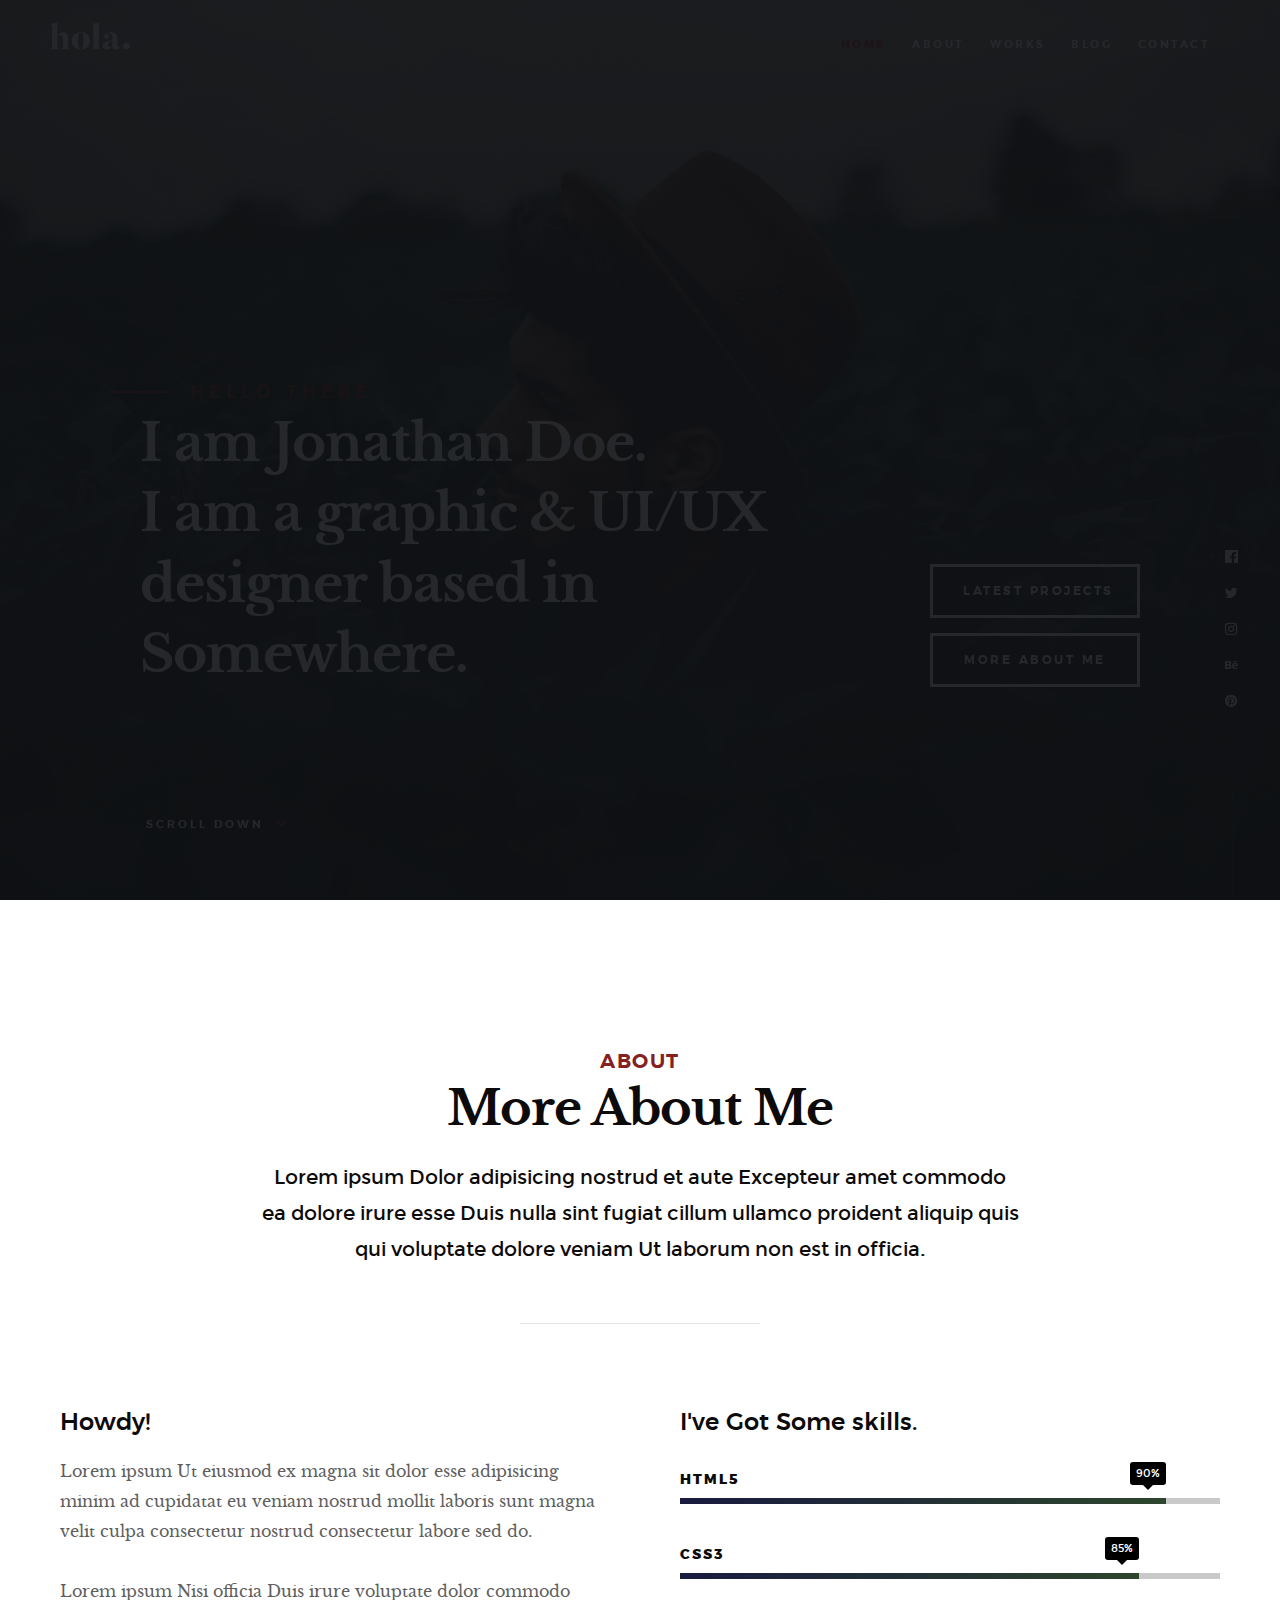
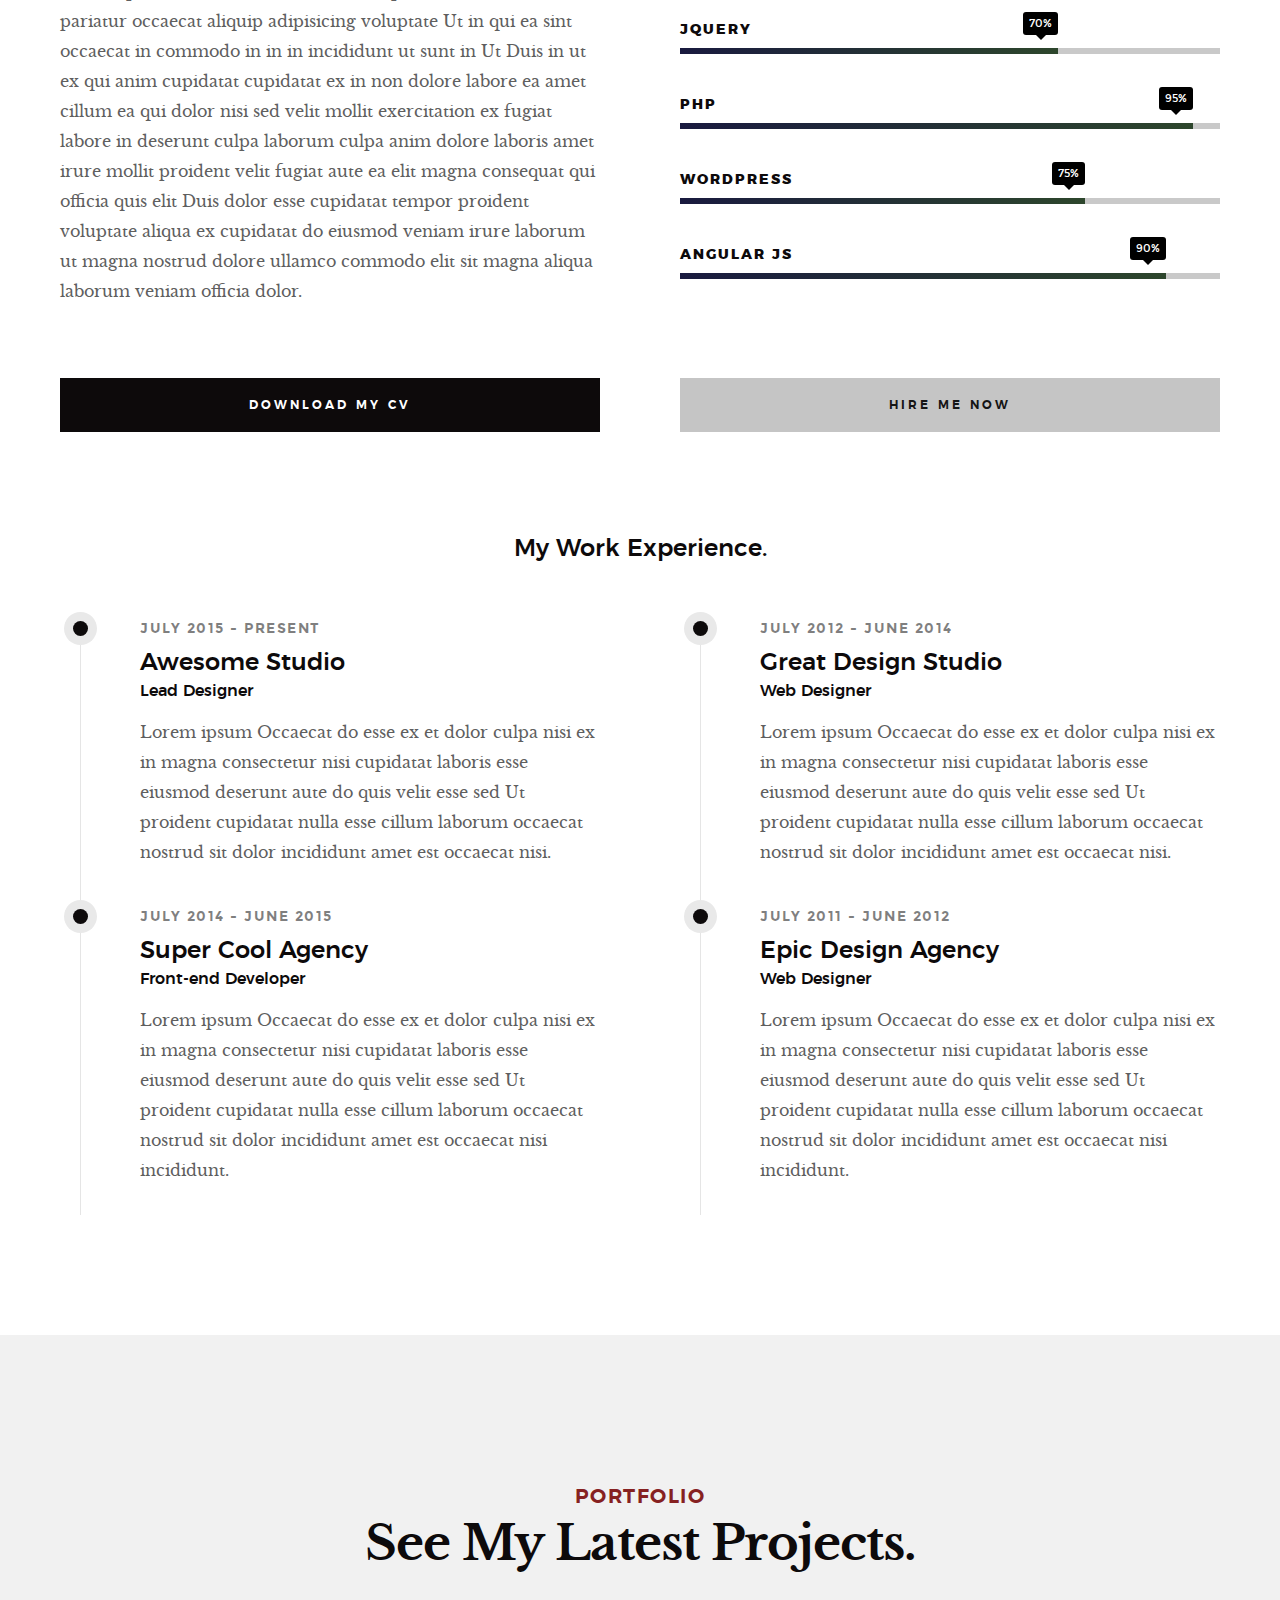
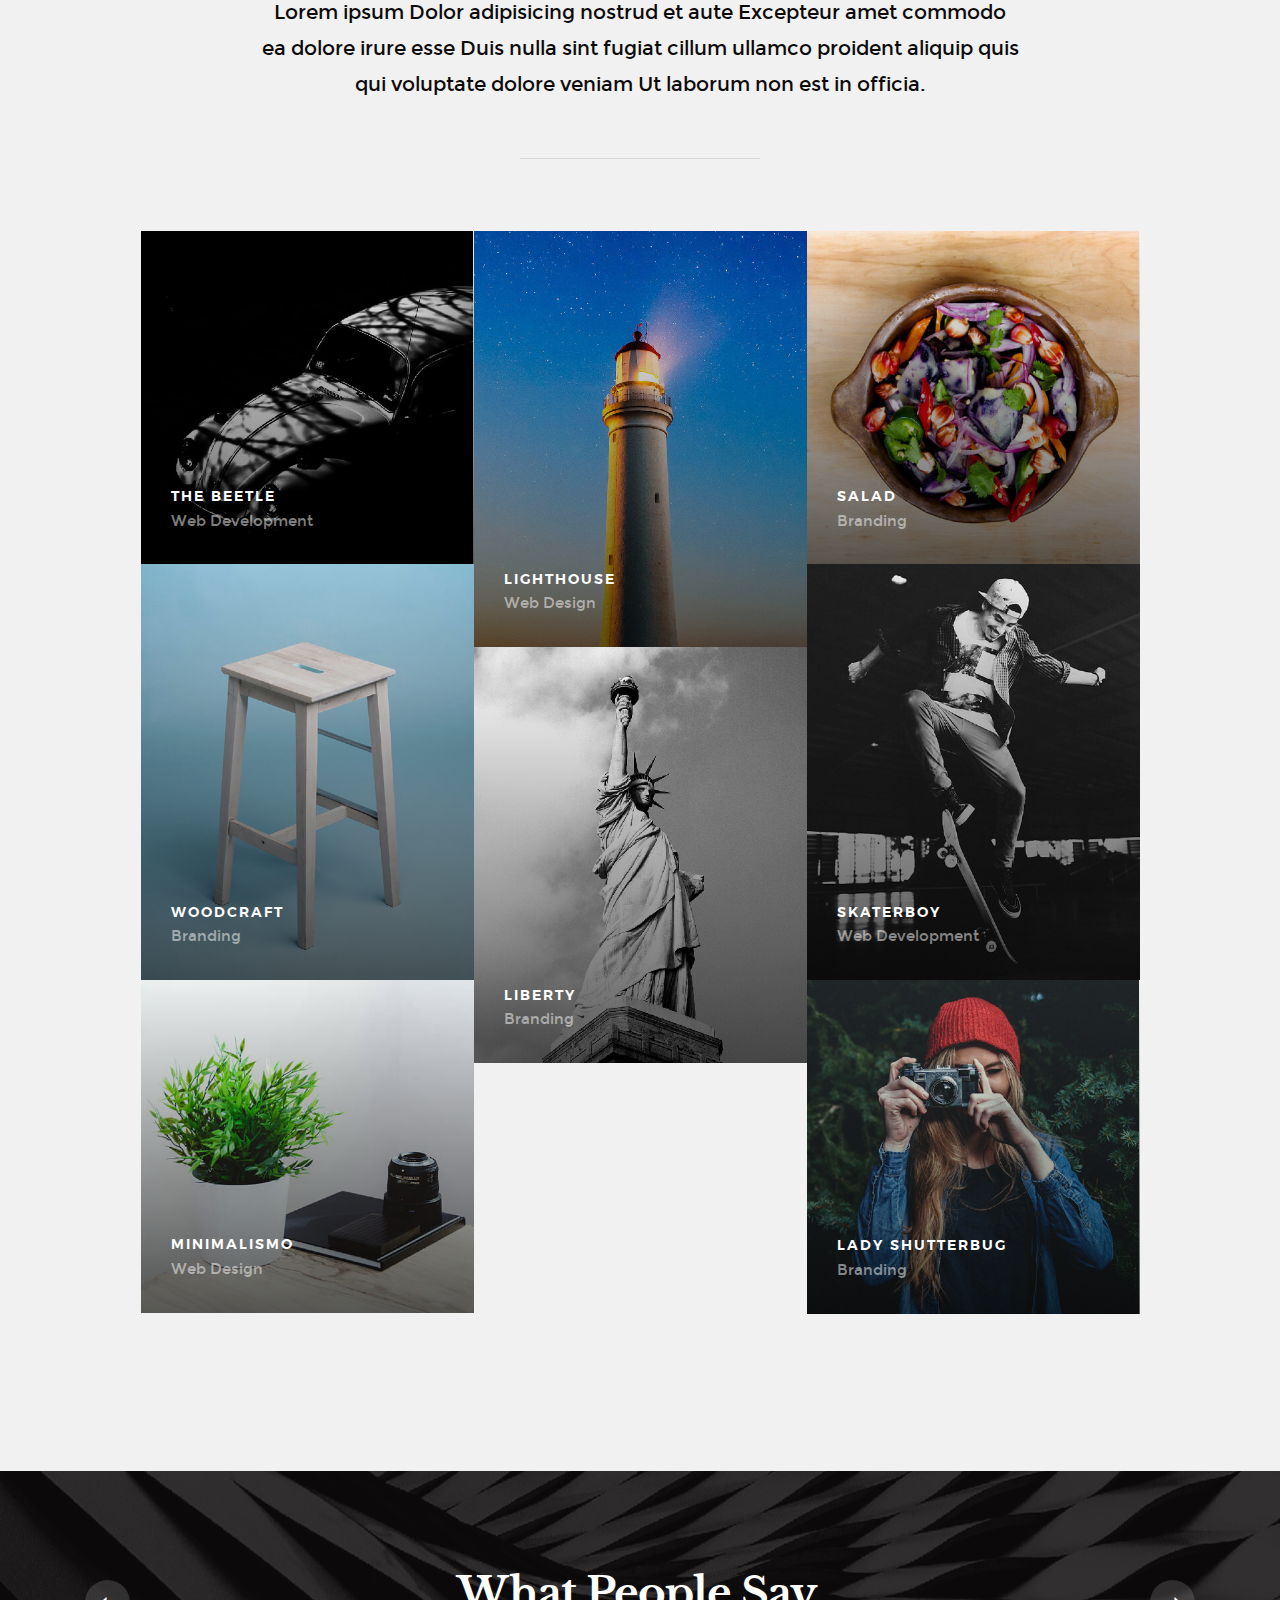
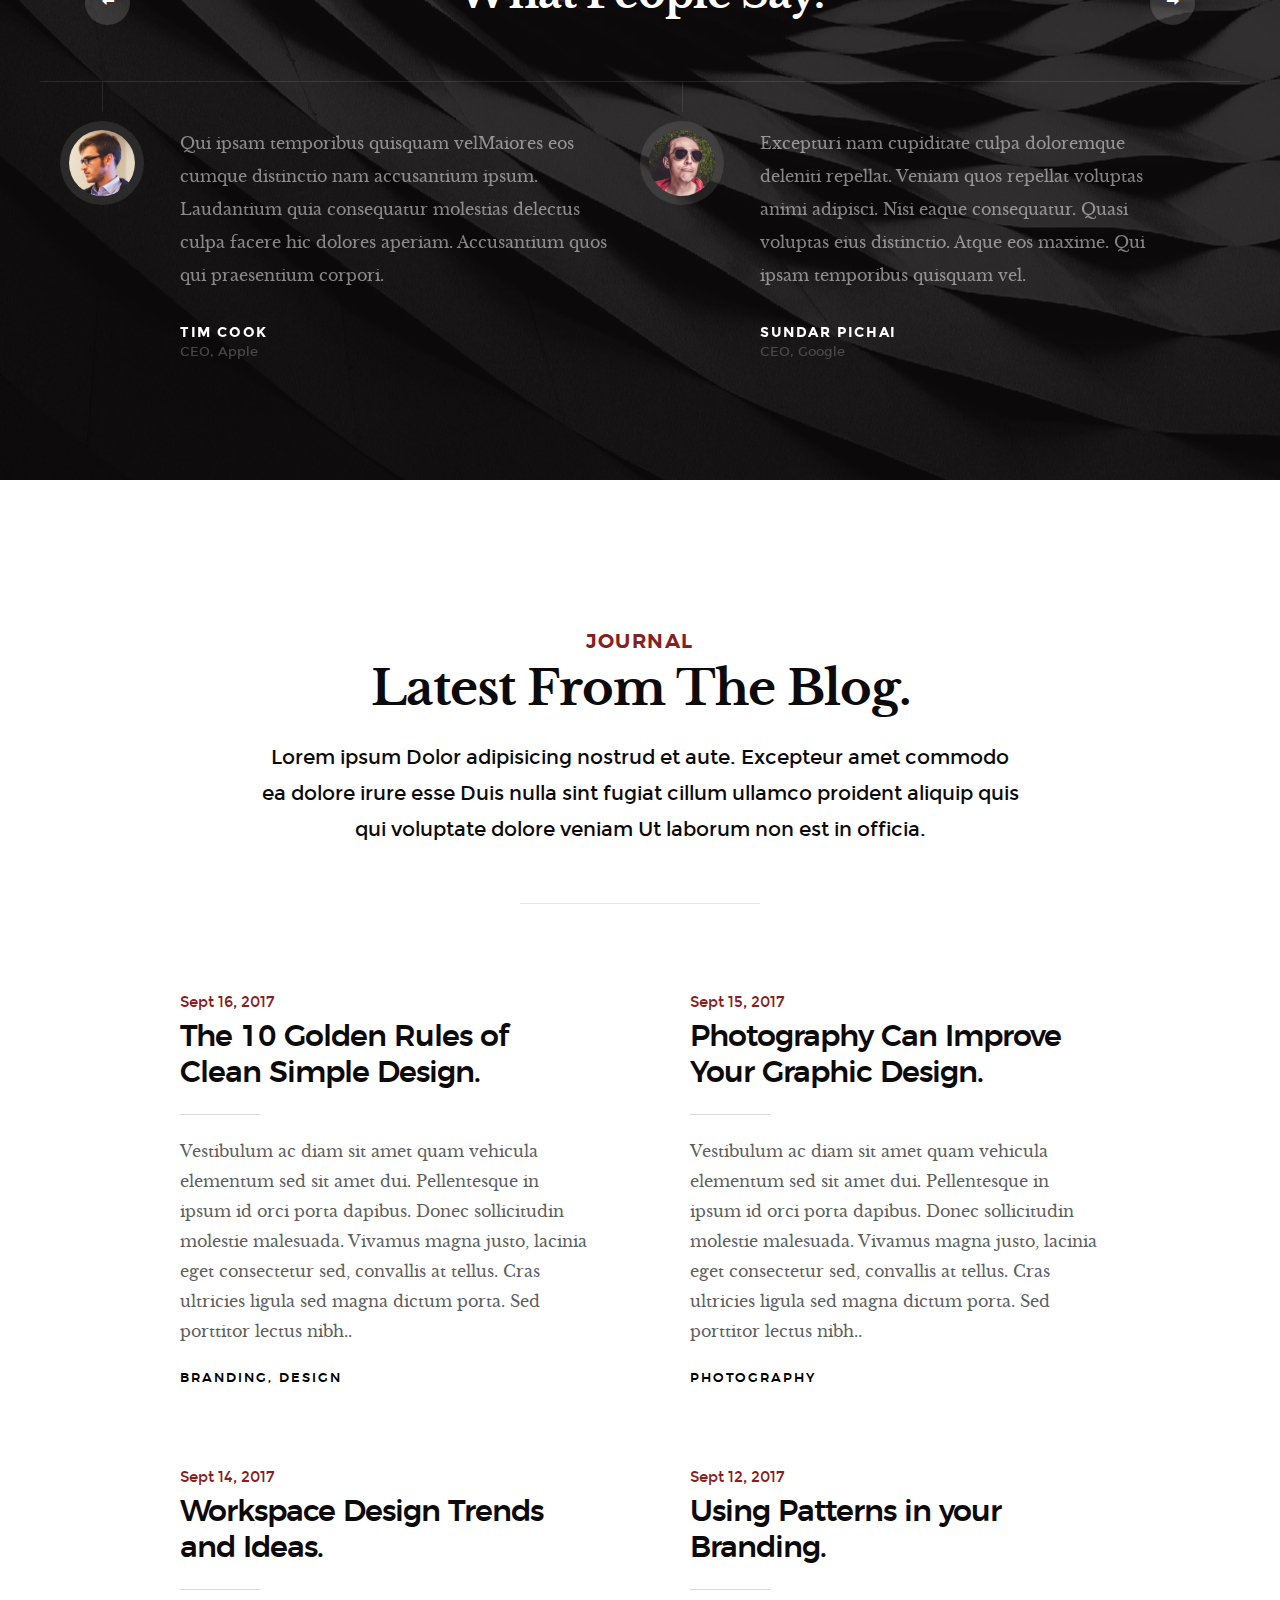
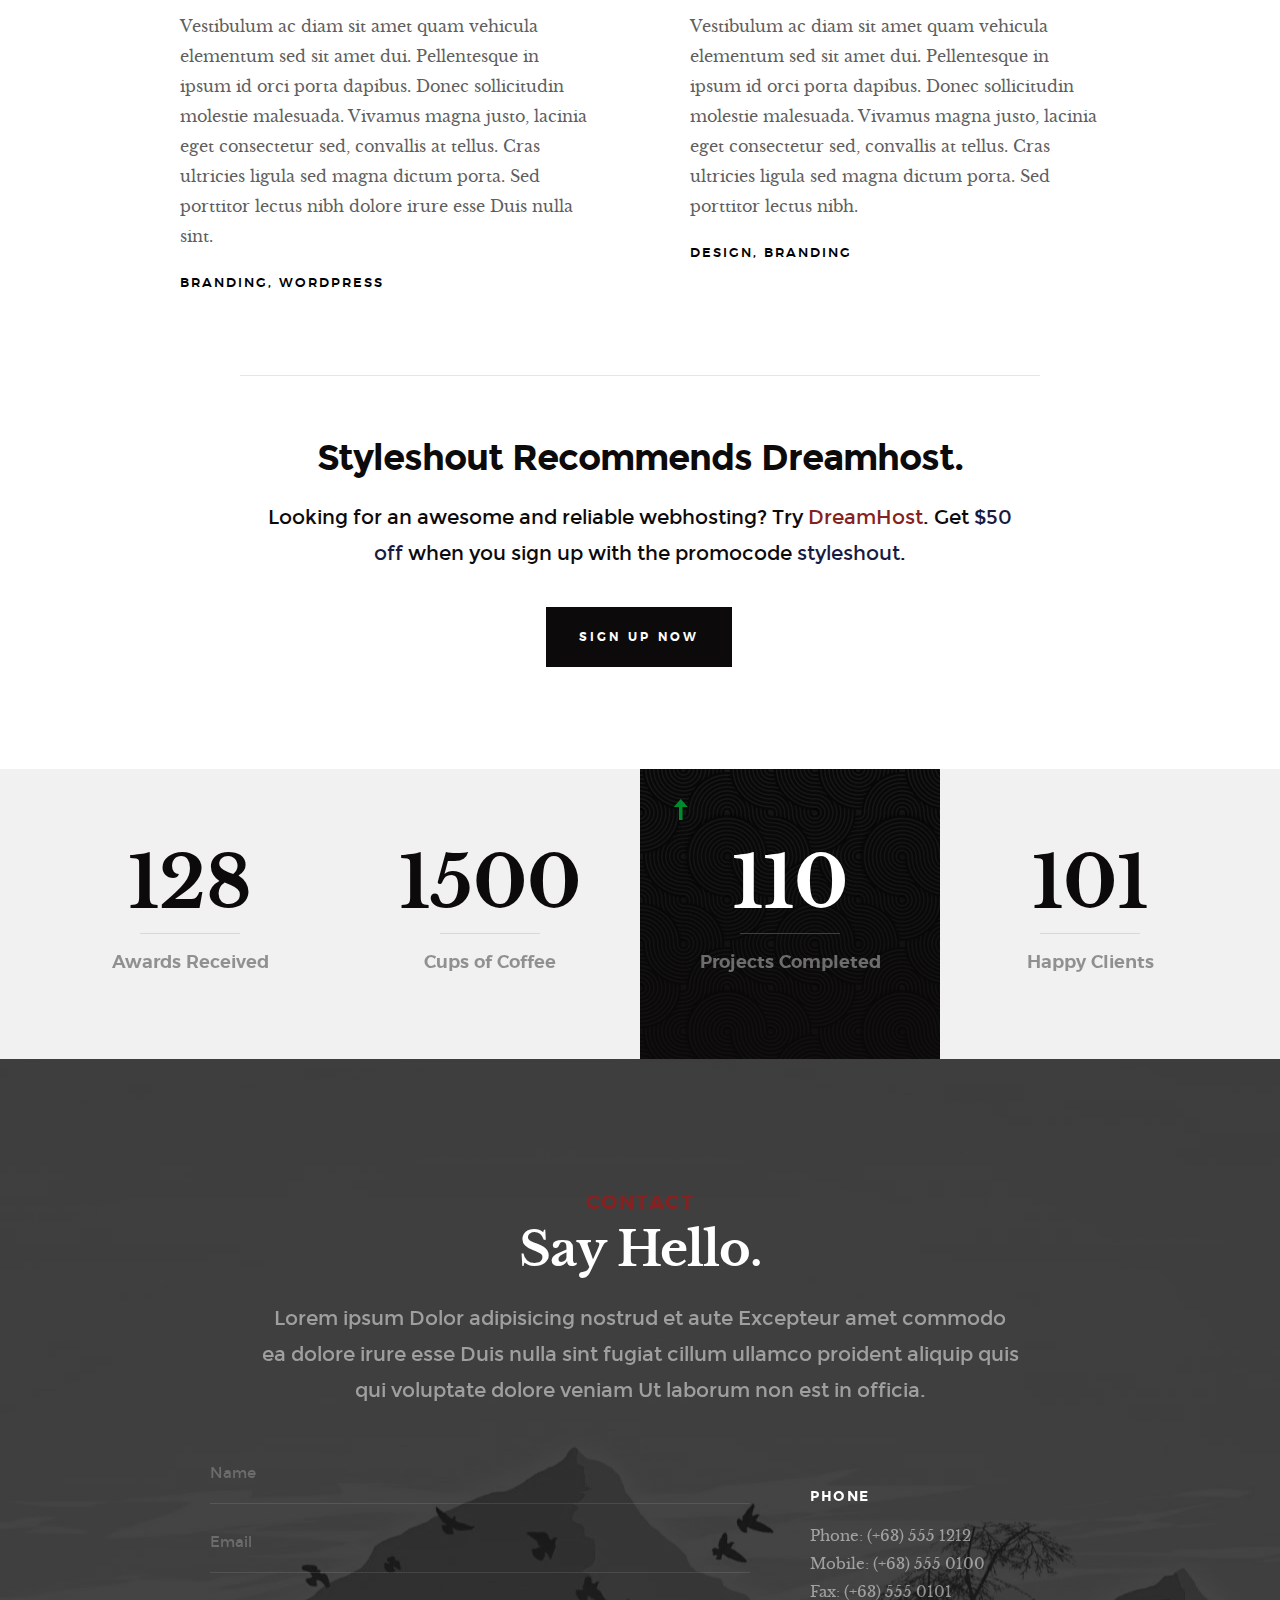
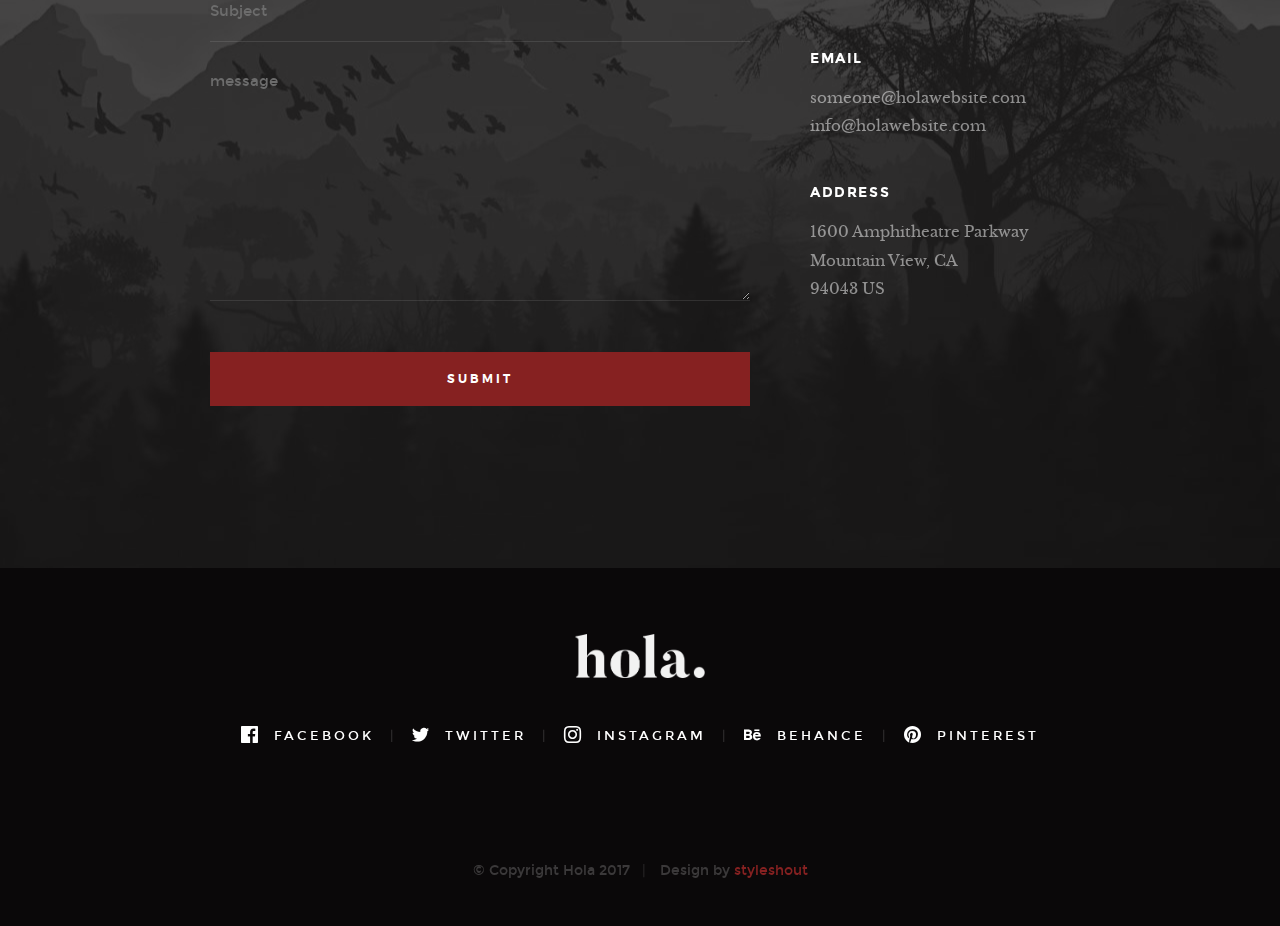
<file: MyPortfolioUdemy/wwwroot/hola-master/index.html>
<!DOCTYPE html>
<!--[if lt IE 9 ]><html class="no-js oldie" lang="en"> <![endif]-->
<!--[if IE 9 ]><html class="no-js oldie ie9" lang="en"> <![endif]-->
<!--[if (gte IE 9)|!(IE)]><!-->
<html class="no-js" lang="en">
<!--<![endif]-->

<head>

    <!--- basic page needs
    ================================================== -->
    <meta charset="utf-8">
    <title>Hola</title>
    <meta name="description" content="">
    <meta name="author" content="">

    <!-- mobile specific metas
    ================================================== -->
    <meta name="viewport" content="width=device-width, initial-scale=1">

    <!-- CSS
    ================================================== -->
    <link rel="stylesheet" href="css/base.css">
    <link rel="stylesheet" href="css/vendor.css">
    <link rel="stylesheet" href="css/main.css">

    <!-- script
    ================================================== -->
    <script src="js/modernizr.js"></script>
    <script src="js/pace.min.js"></script>

    <!-- favicons
    ================================================== -->
    <link rel="shortcut icon" href="favicon.ico" type="image/x-icon">
    <link rel="icon" href="favicon.ico" type="image/x-icon">

</head>

<body id="top">

    <!-- header
    ================================================== -->
    <header class="s-header">

        <div class="header-logo">
            <a class="site-logo" href="index.html"><img src="images/logo.png" alt="Homepage"></a>
        </div>

        <nav class="header-nav-wrap">
            <ul class="header-nav">
                <li class="current"><a class="smoothscroll"  href="#home" title="home">Home</a></li>
                <li><a class="smoothscroll"  href="#about" title="about">About</a></li>
                <li><a class="smoothscroll"  href="#works" title="works">Works</a></li>
                <li><a class="smoothscroll"  href="#blog" title="blog">Blog</a></li>
                <li><a class="smoothscroll"  href="#contact" title="contact">Contact</a></li>
            </ul>
        </nav>

        <a class="header-menu-toggle" href="#0"><span>Menu</span></a>

    </header> <!-- end s-header -->


   <!-- home
   ================================================== -->
   <section id="home" class="s-home page-hero target-section" data-parallax="scroll" data-image-src="images/hero-bg.jpg" data-natural-width=3000 data-natural-height=2000 data-position-y=center>

        <div class="overlay"></div>
        <div class="shadow-overlay"></div>

        <div class="home-content">

            <div class="row home-content__main">

                <h3>Hello There</h3>

                <h1>
                    I am Jonathan Doe. <br>
                    I am a graphic & UI/UX <br>
                    designer based in Somewhere.
                </h1>

                <div class="home-content__buttons">
                    <a href="#works" class="smoothscroll btn btn--stroke">
                        Latest Projects
                    </a>
                    <a href="#about" class="smoothscroll btn btn--stroke">
                        More About Me
                    </a>
                </div>

                <div class="home-content__scroll">
                    <a href="#about" class="scroll-link smoothscroll">
                        <span>Scroll Down</span>
                    </a>
                </div>

            </div>

        </div> <!-- end home-content -->

        <ul class="home-social">
            <li>
                <a href="#"><i class="im im-facebook" aria-hidden="true"></i><span>Facebook</span></a>
            </li>
            <li>
                <a href="#"><i class="im im-twitter" aria-hidden="true"></i><span>Twiiter</span></a>
            </li>
            <li>
                <a href="#"><i class="im im-instagram" aria-hidden="true"></i><span>Instagram</span></a>
            </li>
            <li>
                <a href="#"><i class="im im-behance" aria-hidden="true"></i><span>Behance</span></a>
            </li>
            <li>
                <a href="#"><i class="im im-pinterest" aria-hidden="true"></i><span>Pinterest</span></a>
            </li>
        </ul> 
        <!-- end home-social -->

    </section> <!-- end s-home -->


    <!-- about
    ================================================== -->
    <section id="about" class="s-about target-section">
        
        <div class="row narrow section-intro has-bottom-sep">
            <div class="col-full text-center">
                <h3>About</h3>
                <h1>More About Me</h1>
                <p class="lead">Lorem ipsum Dolor adipisicing nostrud et aute Excepteur amet commodo ea dolore irure esse Duis nulla sint fugiat cillum ullamco proident aliquip quis qui voluptate dolore veniam Ut laborum non est in officia.</p>
            </div>
        </div>

        <div class="row about-content">

            <div class="col-six tab-full left">
                <h3>Howdy!</h3>

                <p>Lorem ipsum Ut eiusmod ex magna sit dolor esse adipisicing minim ad cupidatat eu veniam nostrud mollit laboris sunt magna velit culpa consectetur nostrud consectetur labore sed do.</p>

                <p>
                Lorem ipsum Nisi officia Duis irure voluptate dolor commodo pariatur occaecat aliquip adipisicing voluptate Ut in qui ea sint occaecat in commodo in in in incididunt ut sunt in Ut Duis in ut ex qui anim cupidatat cupidatat ex in non dolore labore ea amet cillum ea qui dolor nisi sed velit mollit exercitation ex fugiat labore in deserunt culpa laborum culpa anim dolore laboris amet irure mollit proident velit fugiat aute ea elit magna consequat qui officia quis elit Duis dolor esse cupidatat tempor proident voluptate aliqua ex cupidatat do eiusmod veniam irure laborum ut magna nostrud dolore ullamco commodo elit sit magna aliqua laborum veniam officia dolor.	
                </p>
            </div>

            <div class="col-six tab-full right">
                <h3>I've Got Some skills.</h3>

                <ul class="skill-bars">
                    <li>
                    <div class="progress percent90"><span>90%</span></div>
                    <strong>HTML5</strong>
                    </li>
                    <li>
                    <div class="progress percent85"><span>85%</span></div>
                    <strong>CSS3</strong>
                    </li>
                    <li>
                    <div class="progress percent70"><span>70%</span></div>
                    <strong>JQuery</strong>
                    </li>
                    <li>
                    <div class="progress percent95"><span>95%</span></div>
                    <strong>PHP</strong>
                    </li>
                    <li>
                    <div class="progress percent75"><span>75%</span></div>
                    <strong>Wordpress</strong>
                    </li>   
                    <li>
                    <div class="progress percent90"><span>90%</span></div>
                    <strong>Angular JS</strong>
                    </li>   
                </ul>
            </div>

        </div> <!-- end about-content -->

        <div class="row about-content about-content--buttons">

            <div class="col-six tab-full left">
                <a href="#0" class="btn btn--primary full-width">Download My CV</a>
            </div>
            <div class="col-six tab-full right">
                <a href="#0" class="btn full-width">Hire Me Now</a>
            </div>

        </div> <!-- end about-content buttons -->

        <div class="row about-content about-content--timeline">

            <div class="col-full text-center">
                <h3>My Work Experience.</h3>
            </div>

            <div class="col-six tab-full left">
                <div class="timeline">

                    <div class="timeline__block">
                        <div class="timeline__bullet"></div>
                        <div class="timeline__header">
                            <p class="timeline__timeframe">July 2015 - Present</p>
                            <h3>Awesome Studio</h3>
                            <h5>Lead Designer</h5>
                        </div>
                        <div class="timeline__desc">
                            <p>Lorem ipsum Occaecat do esse ex et dolor culpa nisi ex in magna consectetur nisi cupidatat laboris esse eiusmod deserunt aute do quis velit esse sed Ut proident cupidatat nulla esse cillum laborum occaecat nostrud sit dolor incididunt amet est occaecat nisi.</p>
                        </div>
                    </div> <!-- end timeline__block -->

                    <div class="timeline__block">
                        <div class="timeline__bullet"></div>
                        <div class="timeline__header">
                            <p class="timeline__timeframe">July 2014 - June 2015</p>
                            <h3>Super Cool Agency</h3>
                            <h5>Front-end Developer</h5>
                        </div>
                        <div class="timeline__desc">	
                            <p>Lorem ipsum Occaecat do esse ex et dolor culpa nisi ex in magna consectetur nisi cupidatat laboris esse eiusmod deserunt aute do quis velit esse sed Ut proident cupidatat nulla esse cillum laborum occaecat nostrud sit dolor incididunt amet est occaecat nisi incididunt.</p>
                        </div>
                    </div> <!-- end timeline__block -->

                </div> <!-- end timeline -->
            </div> <!-- end left -->

            <div class="col-six tab-full right">
                <div class="timeline">

                    <div class="timeline__block">
                        <div class="timeline__bullet"></div>
                        <div class="timeline__header">
                            <p class="timeline__timeframe">July 2012 - June 2014</p>
                            <h3>Great Design Studio</h3>
                            <h5>Web Designer</h5>
                        </div>
                        <div class="timeline__desc">
                            <p>Lorem ipsum Occaecat do esse ex et dolor culpa nisi ex in magna consectetur nisi cupidatat laboris esse eiusmod deserunt aute do quis velit esse sed Ut proident cupidatat nulla esse cillum laborum occaecat nostrud sit dolor incididunt amet est occaecat nisi.</p>
                        </div>
                    </div> <!-- end timeline__block -->

                    <div class="timeline__block">
                        <div class="timeline__bullet"></div>
                        <div class="timeline__header">
                            <p class="timeline__timeframe">July 2011 - June 2012</p>
                            <h3>Epic Design Agency</h3>
                            <h5>Web Designer</h5>
                        </div>
                        <div class="timeline__desc">
                            <p>Lorem ipsum Occaecat do esse ex et dolor culpa nisi ex in magna consectetur nisi cupidatat laboris esse eiusmod deserunt aute do quis velit esse sed Ut proident cupidatat nulla esse cillum laborum occaecat nostrud sit dolor incididunt amet est occaecat nisi incididunt.</p>
                        </div>
                    </div> <!-- end timeline__block -->

                </div> <!-- end timeline -->
            </div> <!-- end right -->

        </div> <!-- end about-content timeline -->

    </section> <!-- end about -->
    

    <!-- works
    ================================================== -->
    <section id="works" class="s-works target-section">

        <div class="row narrow section-intro has-bottom-sep">
            <div class="col-full">
                <h3>Portfolio</h3>
                <h1>See My Latest Projects.</h1>
                
                <p class="lead">Lorem ipsum Dolor adipisicing nostrud et aute Excepteur amet commodo ea dolore irure esse Duis nulla sint fugiat cillum ullamco proident aliquip quis qui voluptate dolore veniam Ut laborum non est in officia.</p>
            </div>
        </div>

        <div class="row masonry-wrap">
            <div class="masonry">

                <div class="masonry__brick">
                    <div class="item-folio">

                        <div class="item-folio__thumb">
                            <a href="images/portfolio/gallery/g-beetle.jpg" class="thumb-link" title="The Beetle Car" data-size="1050x700">
                                <img src="images/portfolio/beetle.jpg" 
                                     srcset="images/portfolio/beetle.jpg 1x, images/portfolio/beetle@2x.jpg 2x" alt="">
                                <span class="shadow-overlay"></span>
                            </a>
                        </div>

                        <div class="item-folio__text">
                            <h3 class="item-folio__title">
                                The Beetle
                            </h3>
                            <p class="item-folio__cat">
                                Web Development
                            </p>
                        </div>

                        <a href="https://www.behance.net/" class="item-folio__project-link" title="Project link">
                            <i class="im im-link"></i>
                        </a>

                        <div class="item-folio__caption">
                            <p>Vero molestiae sed aut natus excepturi. Et tempora numquam. Temporibus iusto quo.Unde dolorem corrupti neque nisi.</p>
                        </div>

                    </div> <!-- end item-folio -->
                </div> <!-- end masonry__brick -->

                <div class="masonry__brick">
                    <div class="item-folio">

                        <div class="item-folio__thumb">
                            <a href="images/portfolio/gallery/g-lighthouse.jpg" class="thumb-link" title="Lighthouse" data-size="1050x700">
                                <img src="images/portfolio/lighthouse.jpg" 
                                     srcset="images/portfolio/lighthouse.jpg 1x, images/portfolio/lighthouse@2x.jpg 2x" alt="">
                                <span class="shadow-overlay"></span>
                            </a>
                        </div>

                        <div class="item-folio__text">
                            <h3 class="item-folio__title">
                                Lighthouse
                            </h3>
                            <p class="item-folio__cat">
                                Web Design
                            </p>
                        </div>

                        <a href="https://www.behance.net/" class="item-folio__project-link" title="Project link">
                            <i class="im im-link"></i>
                        </a>

                        <div class="item-folio__caption">
                            <p>Vero molestiae sed aut natus excepturi. Et tempora numquam. Temporibus iusto quo.Unde dolorem corrupti neque nisi.</p>
                        </div>

                    </div> <!-- end item-folio -->
                </div> <!-- end masonry__brick -->

                <div class="masonry__brick">
                    <div class="item-folio">

                        <div class="item-folio__thumb">
                            <a href="images/portfolio/gallery/g-salad.jpg" class="thumb-link" data-size="1050x700">
                                <img src="images/portfolio/salad.jpg" 
                                     srcset="images/portfolio/salad.jpg 1x, images/portfolio/salad@2x.jpg 2x" alt="">
                                <span class="shadow-overlay"></span>
                            </a>
                        </div>

                        <div class="item-folio__text">
                            <h3 class="item-folio__title">
                                Salad
                            </h3>
                            <p class="item-folio__cat">
                                Branding
                            </p>
                        </div>

                        <a href="https://www.behance.net/" class="item-folio__project-link" title="Project link">
                            <i class="im im-link"></i>
                        </a>

                        <span class="item-folio__caption">
                            <p>Vero molestiae sed aut natus excepturi. Et tempora numquam. Temporibus iusto quo.Unde dolorem corrupti neque nisi.</p>
                        </span>

                    </div> <!-- end item-folio -->
                </div> <!-- end masonry__brick -->

                <div class="masonry__brick">
                    <div class="item-folio">

                        <div class="item-folio__thumb">
                            <a href="images/portfolio/gallery/g-woodcraft.jpg" class="thumb-link" data-size="1050x700">
                                <img src="images/portfolio/woodcraft.jpg"
                                     srcset="images/portfolio/woodcraft.jpg 1x, images/portfolio/woodcraft@2x.jpg 2x" alt="">
                                <span class="shadow-overlay"></span>
                            </a>
                        </div>

                        <div class="item-folio__text">
                            <h3 class="item-folio__title">
                                Woodcraft
                            </h3>
                            <p class="item-folio__cat">
                                Branding
                            </p>
                        </div>

                        <a href="https://www.behance.net/" class="item-folio__project-link" title="Project link">
                            <i class="im im-link"></i>
                        </a>

                        <span class="item-folio__caption">
                            <p>Vero molestiae sed aut natus excepturi. Et tempora numquam. Temporibus iusto quo.Unde dolorem corrupti neque nisi.</p>
                        </span>

                    </div> <!-- end item-folio -->
                </div> <!-- end masonry__brick -->

                <div class="masonry__brick">
                    <div class="item-folio">

                        <div class="item-folio__thumb">
                            <a href="images/portfolio/gallery/g-skaterboy.jpg" class="thumb-link" data-size="1050x700">
                                <img src="images/portfolio/skaterboy.jpg"
                                     srcset="images/portfolio/skaterboy.jpg 1x, images/portfolio/skaterboy@2x.jpg 2x" alt="">
                                <span class="shadow-overlay"></span>
                            </a>
                        </div>

                        <div class="item-folio__text">
                            <h3 class="item-folio__title">
                                Skaterboy
                            </h3>
                            <p class="item-folio__cat">
                                Web Development
                            </p>
                        </div>

                        <a href="https://www.behance.net/" class="item-folio__project-link" title="Project link">
                            <i class="im im-link"></i>
                        </a>

                        <span class="item-folio__caption">
                            <p>Vero molestiae sed aut natus excepturi. Et tempora numquam. Temporibus iusto quo.Unde dolorem corrupti neque nisi.</p>
                        </span>

                    </div> <!-- end item-folio -->
                </div> <!-- end masonry__brick -->

                <div class="masonry__brick">
                    <div class="item-folio">

                        <div class="item-folio__thumb">
                            <a href="images/portfolio/gallery/g-liberty.jpg" class="thumb-link" data-size="1050x700">
                                <img src="images/portfolio/liberty.jpg"
                                     srcset="images/portfolio/liberty.jpg 1x, images/portfolio/liberty@2x.jpg 2x" alt="">
                                <span class="shadow-overlay"></span>
                            </a>
                        </div>

                        <div class="item-folio__text">
                            <h3 class="item-folio__title">
                                Liberty
                            </h3>
                            <p class="item-folio__cat">
                                Branding
                            </p>
                        </div>

                        <a href="https://www.behance.net/" class="item-folio__project-link" title="Project link">
                            <i class="im im-link"></i>
                        </a>

                        <span class="item-folio__caption">
                            <p>Vero molestiae sed aut natus excepturi. Et tempora numquam. Temporibus iusto quo.Unde dolorem corrupti neque nisi.</p>
                        </span>

                    </div> <!-- end item-folio -->
                </div> <!-- end masonry__brick -->

                <div class="masonry__brick">
                    <div class="item-folio">

                        <div class="item-folio__thumb">
                            <a href="images/portfolio/gallery/g-minimalismo.jpg" class="thumb-link" data-size="1050x700">
                                <img src="images/portfolio/minimalismo.jpg"
                                     srcset="images/portfolio/minimalismo.jpg 1x, images/portfolio/minimalismo@2x.jpg 2x" alt="">
                                <span class="shadow-overlay"></span>
                            </a>
                        </div>

                        <div class="item-folio__text">
                            <h3 class="item-folio__title">
                                Minimalismo
                            </h3>
                            <p class="item-folio__cat">
                                Web Design
                            </p>
                        </div>

                        <a href="https://www.behance.net/" class="item-folio__project-link" title="Project link">
                            <i class="im im-link"></i>
                        </a>

                        <span class="item-folio__caption">
                            <p>Vero molestiae sed aut natus excepturi. Et tempora numquam. Temporibus iusto quo.Unde dolorem corrupti neque nisi.</p>
                        </span>

                    </div> <!-- end item-folio -->
                </div> <!-- end masonry__brick -->

                <div class="masonry__brick">
                    <div class="item-folio">

                        <div class="item-folio__thumb">
                            <a href="images/portfolio/gallery/g-shutterbug.jpg" class="thumb-link" data-size="1050x700">
                                <img src="images/portfolio/shutterbug.jpg"
                                     srcset="images/portfolio/shutterbug.jpg 1x, images/portfolio/shutterbug@2x.jpg 2x" alt="">
                                <span class="shadow-overlay"></span>
                            </a>
                        </div>

                        <div class="item-folio__text">
                            <h3 class="item-folio__title">
                                Lady Shutterbug
                            </h3>
                            <p class="item-folio__cat">
                                Branding
                            </p>
                        </div>

                        <a href="https://www.behance.net/" class="item-folio__project-link" title="Project link">
                            <i class="im im-link"></i>
                        </a>

                        <span class="item-folio__caption">
                            <p>Vero molestiae sed aut natus excepturi. Et tempora numquam. Temporibus iusto quo.Unde dolorem corrupti neque nisi.</p>
                        </span>

                    </div> <!-- end item-folio -->
                </div> <!-- end masonry__brick -->

            </div>
        </div> <!-- end masonry -->

    </section> <!-- end works -->



    <!-- testimonials
    ================================================== -->
    <div class="s-testimonials">

        <div class="overlay"></div>

        <div class="row testimonials-header">
            <div class="col-full">
                <h1 class="h02">What People Say.</h1>
            </div>
        </div>

        <div class="row testimonials">

            <div class="col-full testimonials__slider">

                <div class="testimonials__slide">
                    <img src="images/avatars/user-01.jpg" alt="Author image" class="testimonials__avatar">
                    <p>Qui ipsam temporibus quisquam velMaiores eos cumque distinctio nam accusantium ipsum. 
                    Laudantium quia consequatur molestias delectus culpa facere hic dolores aperiam. Accusantium quos qui praesentium corpori.</p>
                    <div class="testimonials__author h06">
                        Tim Cook
                        <span>CEO, Apple</span>
                    </div>
                </div>

                <div class="testimonials__slide">
                    <img src="images/avatars/user-05.jpg" alt="Author image" class="testimonials__avatar">
                    <p>Excepturi nam cupiditate culpa doloremque deleniti repellat. Veniam quos repellat voluptas animi adipisci.
                    Nisi eaque consequatur. Quasi voluptas eius distinctio. Atque eos maxime. Qui ipsam temporibus quisquam vel.</p>
                    <div class="testimonials__author h06">
                        Sundar Pichai
                        <span>CEO, Google</span>
                    </div>
                </div>

                <div class="testimonials__slide">
                    <img src="images/avatars/user-02.jpg" alt="Author image" class="testimonials__avatar">
                    <p>Repellat dignissimos libero. Qui sed at corrupti expedita voluptas odit. Nihil ea quia nesciunt. Ducimus aut sed ipsam.  
                    Autem eaque officia cum exercitationem sunt voluptatum accusamus. Quasi voluptas eius distinctio.</p>
                    <div class="testimonials__author h06">
                        Satya Nadella
                        <span>CEO, Microsoft</span>
                    </div>
                </div>
                
            </div> <!-- end testimonials__slider -->

        </div> <!-- end testimonials -->

    </div> <!-- end s-testimonials -->


    <!-- blog
    ================================================== -->
    <section id="blog" class="s-blog target-section">

        <div class="row narrow section-intro has-bottom-sep">
            <div class="col-full">
                <h3>Journal</h3>
                <h1>Latest From The Blog.</h1>
                <p class="lead">Lorem ipsum Dolor adipisicing nostrud et aute. 
                Excepteur amet commodo ea dolore irure esse Duis nulla sint fugiat cillum 
                ullamco proident aliquip quis qui voluptate dolore veniam Ut laborum non est in officia.</p>
            </div>
        </div>

        <div class="row blog-content">
            <div class="col-full">

                <div class="blog-list block-1-2 block-tab-full">
                    <article class="col-block">
                                
                        <div class="blog-date">
                            <a href="blog-single.html">Sept 16, 2017</a>
                        </div>  
                        
                        <h2 class="h01"><a href="blog-single.html">The 10 Golden Rules of Clean Simple Design.</a></h2>
                        <p>
                        Vestibulum ac diam sit amet quam vehicula elementum sed sit amet dui. Pellentesque in ipsum id orci porta dapibus. Donec sollicitudin molestie malesuada. Vivamus magna justo, lacinia eget consectetur sed, convallis at tellus. Cras ultricies ligula sed magna dictum porta. Sed porttitor lectus nibh..
                        </p>

                        <div class="blog-cat">
                                <a href="blog.html">Branding</a><a href="blog.html">Design</a>
                        </div>

                        
                    </article>
                    <article class="col-block">
                                
                        <div class="blog-date">
                            <a href="blog-single.html">Sept 15, 2017</a>
                        </div>  
                        
                        <h2 class="h01"><a href="blog-single.html">Photography Can Improve Your Graphic Design.</a></h2>
                        <p>
                        Vestibulum ac diam sit amet quam vehicula elementum sed sit amet dui. Pellentesque in ipsum id orci porta dapibus. Donec sollicitudin molestie malesuada. Vivamus magna justo, lacinia eget consectetur sed, convallis at tellus. Cras ultricies ligula sed magna dictum porta. Sed porttitor lectus nibh..
                        </p>

                        <div class="blog-cat">
                            <a href="blog.html">Photography</a>
                        </div>

                        
                    </article>
                    <article class="col-block">
                        
                        <div class="blog-date">
                            <a href="blog-single.html">Sept 14, 2017</a>
                        </div>

                        <h2 class="h01"><a href="blog-single.html">Workspace Design Trends and Ideas.</a></h2>
                        <p>
                        Vestibulum ac diam sit amet quam vehicula elementum sed sit amet dui. Pellentesque in ipsum id orci porta dapibus. Donec sollicitudin molestie malesuada. Vivamus magna justo, lacinia eget consectetur sed, convallis at tellus. Cras ultricies ligula sed magna dictum porta. Sed porttitor lectus nibh dolore irure esse Duis nulla sint.
                        </p>

                        <div class="blog-cat">
                            <a href="blog.html">Branding</a><a href="blog.html">Wordpress</a>
                        </div>
                    </article>
                    <article class="col-block">
                        
                        <div class="blog-date">
                            <a href="blog-single.html">Sept 12, 2017</a>
                        </div>    
                        <h2 class="h01"><a href="blog-single.html">Using Patterns in your Branding.</a></h2>
                        <p>
                        Vestibulum ac diam sit amet quam vehicula elementum sed sit amet dui. Pellentesque in ipsum id orci porta dapibus. Donec sollicitudin molestie malesuada. Vivamus magna justo, lacinia eget consectetur sed, convallis at tellus. Cras ultricies ligula sed magna dictum porta. Sed porttitor lectus nibh.
                        </p>

                        <div class="blog-cat">
                            <a href="blog.html">Design</a><a href="blog.html">Branding</a>
                        </div>
                    </article>
                </div> <!-- end blog-list -->

            </div> <!-- end col-full -->
        </div> <!-- end blog-content -->

    </section> <!-- end s-blog -->


    <!-- s-cta
    ================================================== -->
    <section class="s-cta">
        
        <div class="row narrow cta">

            <div class="col-full cta__content">

                <h2 class="h01"><a href="http://www.dreamhost.com/r.cgi?287326|STYLESHOUT">Styleshout Recommends Dreamhost.</a></h2>

                <p class="lead">
                Looking for an awesome and reliable webhosting? Try <a href="http://www.dreamhost.com/r.cgi?287326|STYLESHOUT">DreamHost</a>.
                Get <span>$50 off</span> when you sign up with the promocode <span>styleshout</span>.
                </p>

                <div class="cta__action">
                    <a class="btn btn--primary btn--large" href="http://www.dreamhost.com/r.cgi?287326|STYLESHOUT">Sign Up Now</a>
                </div>	

            </div>

        </div> <!-- end cta -->
        
    </section>


    <!-- s-stats
    ================================================== -->
    <section id="stats" class="s-stats">
        <div class="row block-1-4 block-tab-1-2 block-mob-full stats">

            <div class="col-block stats__col ">
                <div class="stats__count">
                    128
                </div>
                <h4>Awards Received</h4>
            </div>
            <div class="col-block stats__col">
                <div class="stats__count">
                    1500
                </div>
                <h4>Cups of Coffee</h4>
            </div>
            <div class="col-block stats__col stats__col--highlight">
                <div class="stats__upsign">
                    <a href="#"><i class="im im-arrow-up" aria-hidden="true"></i></a>
                </div>
                <div class="stats__count">
                    110
                </div>
                <h4>Projects Completed</h4>
            </div>
            <div class="col-block stats__col">
                <div class="stats__count">
                    101
                </div>
                <h4>Happy Clients</h4> 
            </div>

        </div>
    </section> <!-- end s-stats -->


    <!-- s-stats
    ================================================== -->
    <section id="contact" class="s-contact target-section">

        <div class="overlay"></div>

        <div class="row narrow section-intro">
            <div class="col-full">
                <h3>Contact</h3>
                <h1>Say Hello.</h1>
                
                <p class="lead">Lorem ipsum Dolor adipisicing nostrud et aute Excepteur amet commodo ea dolore irure esse Duis nulla sint fugiat cillum ullamco proident aliquip quis qui voluptate dolore veniam Ut laborum non est in officia.</p>
            </div>
        </div>

        <div class="row contact__main">
            <div class="col-eight tab-full contact__form">
                <form name="contactForm" id="contactForm" method="post" action="">
                    <fieldset>
    
                    <div class="form-field">
                        <input name="contactName" type="text" id="contactName" placeholder="Name" value="" minlength="2" required="" aria-required="true" class="full-width">
                    </div>
                    <div class="form-field">
                        <input name="contactEmail" type="email" id="contactEmail" placeholder="Email" value="" required="" aria-required="true" class="full-width">
                    </div>
                    <div class="form-field">
                        <input name="contactSubject" type="text" id="contactSubject" placeholder="Subject" value="" class="full-width">
                    </div>
                    <div class="form-field">
                        <textarea name="contactMessage" id="contactMessage" placeholder="message" rows="10" cols="50" required="" aria-required="true" class="full-width"></textarea>
                    </div>
                    <div class="form-field">
                        <button class="full-width btn--primary">Submit</button>
                        <div class="submit-loader">
                            <div class="text-loader">Sending...</div>
                            <div class="s-loader">
                                <div class="bounce1"></div>
                                <div class="bounce2"></div>
                                <div class="bounce3"></div>
                            </div>
                        </div>
                    </div>
    
                    </fieldset>
                </form>

                <!-- contact-warning -->
                <div class="message-warning">
                    Something went wrong. Please try again.
                </div> 
            
                <!-- contact-success -->
                <div class="message-success">
                    Your message was sent, thank you!<br>
                </div>
                        
            </div>
            <div class="col-four tab-full contact__infos">
                <h4 class="h06">Phone</h4>
                <p>Phone: (+63) 555 1212<br>
                Mobile: (+63) 555 0100<br>
                Fax: (+63) 555 0101
                </p>

                <h4 class="h06">Email</h4>
                <p>someone@holawebsite.com<br>
                info@holawebsite.com
                </p>

                <h4 class="h06">Address</h4>
                <p>
                1600 Amphitheatre Parkway<br>
                Mountain View, CA<br>
                94043 US
                </p>
            </div>

        </div>

    </section> <!-- end s-contact -->


    <!-- footer
    ================================================== -->
    <footer>
        <div class="row">
            <div class="col-full">

                <div class="footer-logo">
                    <a class="footer-site-logo" href="#0"><img src="images/logo.png" alt="Homepage"></a>
                </div>

                <ul class="footer-social">
                    <li><a href="#0">
                        <i class="im im-facebook" aria-hidden="true"></i>
                        <span>Facebook</span>
                    </a></li>
                    <li><a href="#0">
                        <i class="im im-twitter" aria-hidden="true"></i>
                        <span>Twitter</span>
                    </a></li>
                    <li><a href="#0">
                        <i class="im im-instagram" aria-hidden="true"></i>
                        <span>Instagram</span>
                    </a></li>
                    <li><a href="#0">
                        <i class="im im-behance" aria-hidden="true"></i>
                        <span>Behance</span>
                    </a></li>
                    <li><a href="#0">
                        <i class="im im-pinterest" aria-hidden="true"></i>
                        <span>Pinterest</span>
                    </a></li>
                </ul>
                    
            </div>
        </div>

        <div class="row footer-bottom">

            <div class="col-twelve">
                <div class="copyright">
                    <span>© Copyright Hola 2017</span> 
                    <span>Design by <a href="https://www.styleshout.com/">styleshout</a></span>	
                </div>

                <div class="go-top">
                <a class="smoothscroll" title="Back to Top" href="#top"><i class="im im-arrow-up" aria-hidden="true"></i></a>
                </div>
            </div>

        </div> <!-- end footer-bottom -->

    </footer> <!-- end footer -->


    <!-- photoswipe background
    ================================================== -->
    <div aria-hidden="true" class="pswp" role="dialog" tabindex="-1">

        <div class="pswp__bg"></div>
        <div class="pswp__scroll-wrap">

            <div class="pswp__container">
                <div class="pswp__item"></div>
                <div class="pswp__item"></div>
                <div class="pswp__item"></div>
            </div>

            <div class="pswp__ui pswp__ui--hidden">
                <div class="pswp__top-bar">
                    <div class="pswp__counter"></div><button class="pswp__button pswp__button--close" title="Close (Esc)"></button> <button class="pswp__button pswp__button--share" title=
                    "Share"></button> <button class="pswp__button pswp__button--fs" title="Toggle fullscreen"></button> <button class="pswp__button pswp__button--zoom" title=
                    "Zoom in/out"></button>
                    <div class="pswp__preloader">
                        <div class="pswp__preloader__icn">
                            <div class="pswp__preloader__cut">
                                <div class="pswp__preloader__donut"></div>
                            </div>
                        </div>
                    </div>
                </div>
                <div class="pswp__share-modal pswp__share-modal--hidden pswp__single-tap">
                    <div class="pswp__share-tooltip"></div>
                </div><button class="pswp__button pswp__button--arrow--left" title="Previous (arrow left)"></button> <button class="pswp__button pswp__button--arrow--right" title=
                "Next (arrow right)"></button>
                <div class="pswp__caption">
                    <div class="pswp__caption__center"></div>
                </div>
            </div>

        </div>

    </div><!-- end photoSwipe background -->

    <div id="preloader">
        <div id="loader"></div>
    </div>


    <!-- Java Script
    ================================================== -->
    <script src="js/jquery-3.2.1.min.js"></script>
    <script src="js/plugins.js"></script>
    <script src="js/main.js"></script>

</body>

</html>
</file>
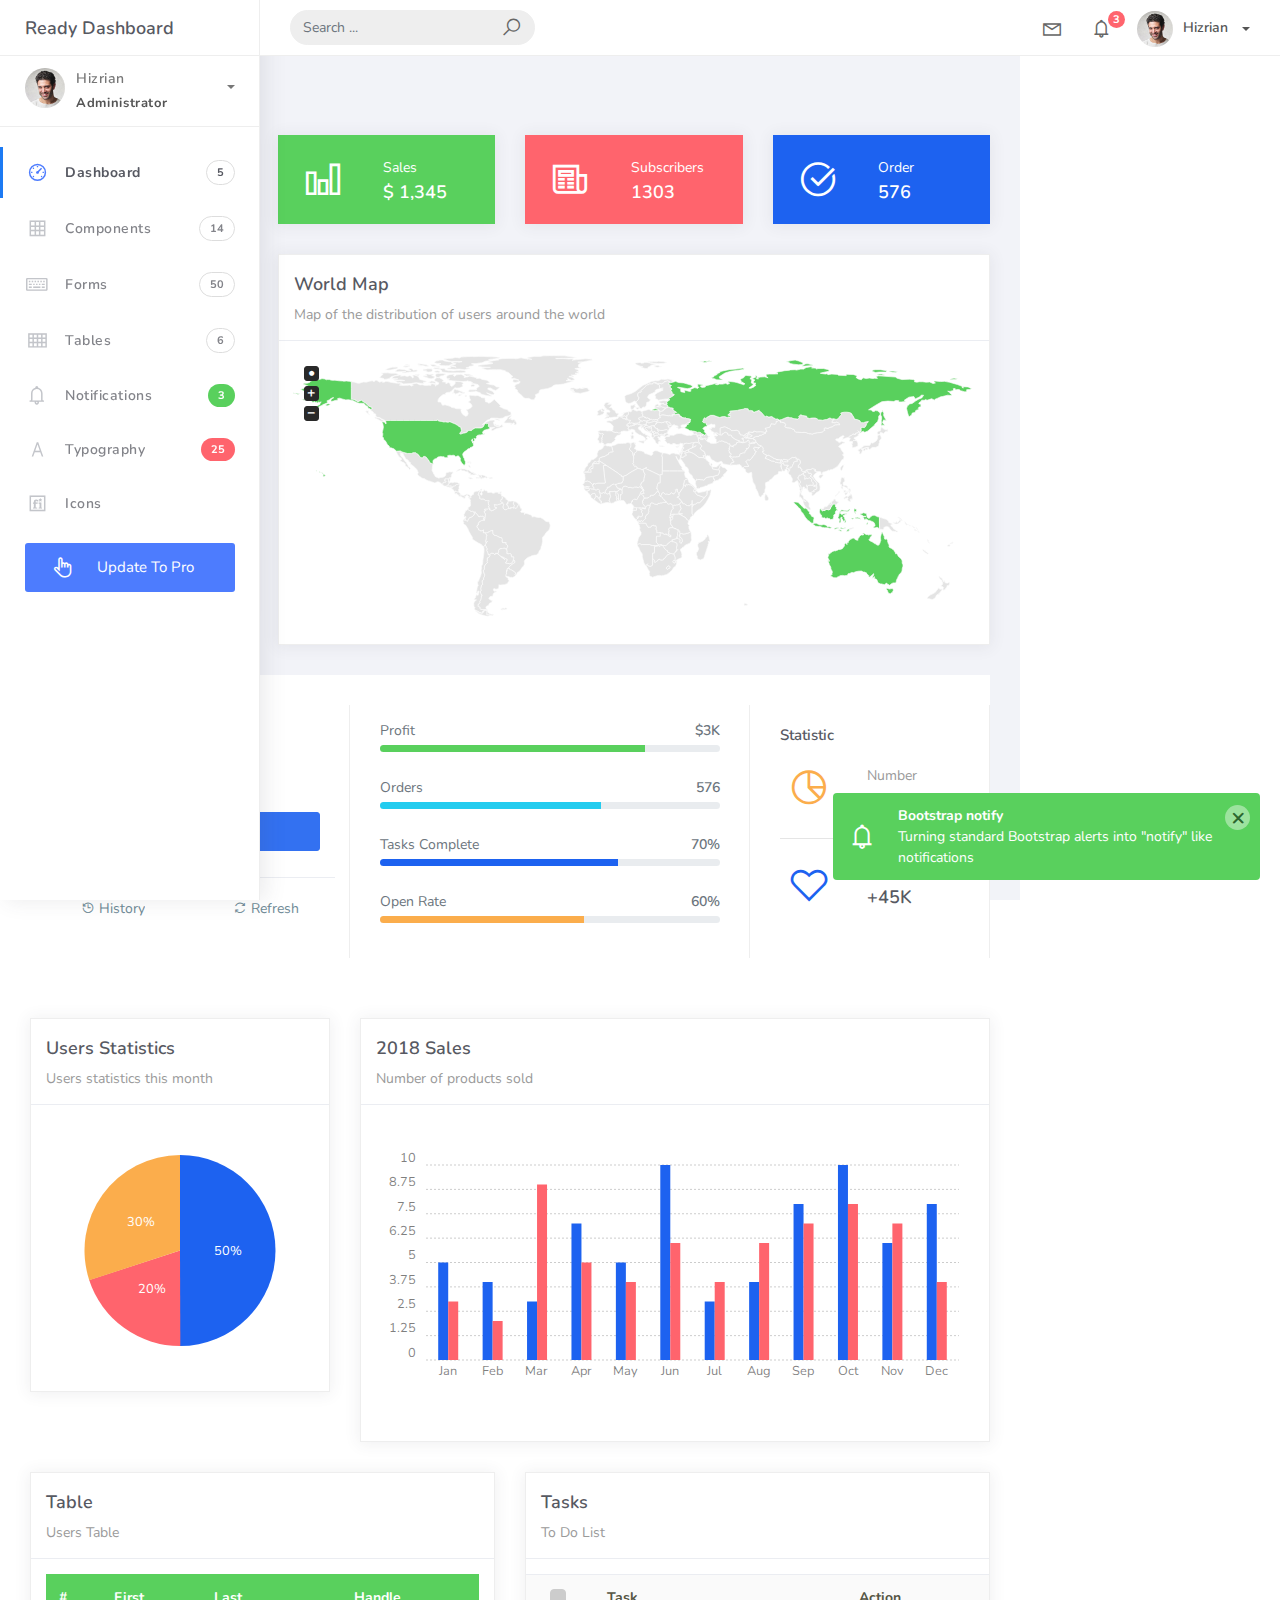
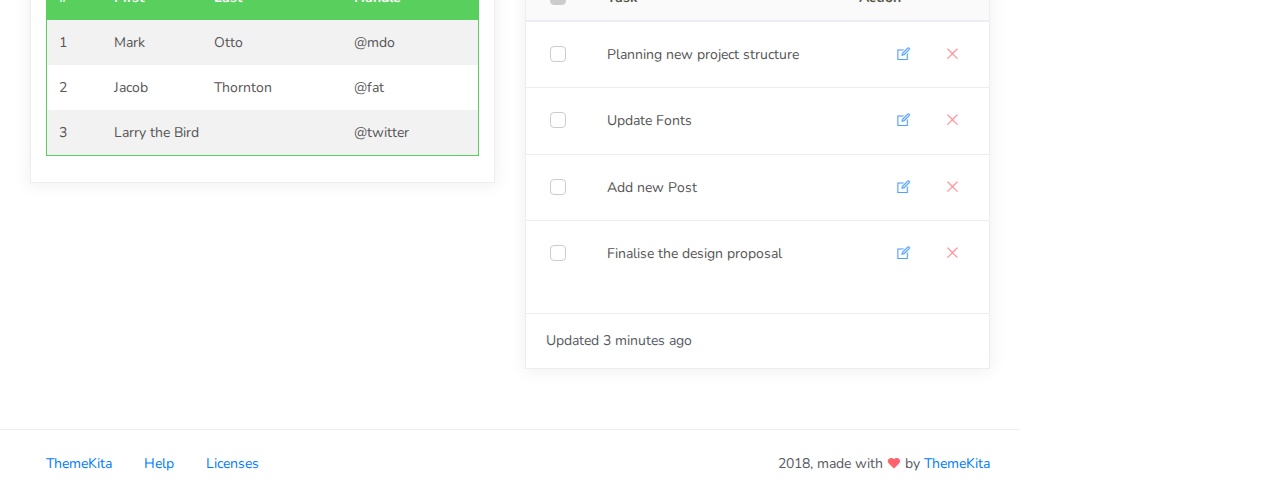
<file: MyPortfolioUdemy/wwwroot/Ready-Bootstrap-Dashboard-master/index.html>
<!DOCTYPE html>
<html>
<head>
	<meta http-equiv="X-UA-Compatible" content="IE=edge,chrome=1" />
	<title>Ready Bootstrap Dashboard</title>
	<meta content='width=device-width, initial-scale=1.0, maximum-scale=1.0, user-scalable=0, shrink-to-fit=no' name='viewport' />
	<link rel="stylesheet" href="assets/css/bootstrap.min.css">
	<link rel="stylesheet" href="https://fonts.googleapis.com/css?family=Nunito:200,200i,300,300i,400,400i,600,600i,700,700i,800,800i,900,900i">
	<link rel="stylesheet" href="assets/css/ready.css">
	<link rel="stylesheet" href="assets/css/demo.css">
</head>
<body>
	<div class="wrapper">
		<div class="main-header">
			<div class="logo-header">
				<a href="index.html" class="logo">
					Ready Dashboard
				</a>
				<button class="navbar-toggler sidenav-toggler ml-auto" type="button" data-toggle="collapse" data-target="collapse" aria-controls="sidebar" aria-expanded="false" aria-label="Toggle navigation">
					<span class="navbar-toggler-icon"></span>
				</button>
				<button class="topbar-toggler more"><i class="la la-ellipsis-v"></i></button>
			</div>
			<nav class="navbar navbar-header navbar-expand-lg">
				<div class="container-fluid">
					
					<form class="navbar-left navbar-form nav-search mr-md-3" action="">
						<div class="input-group">
							<input type="text" placeholder="Search ..." class="form-control">
							<div class="input-group-append">
								<span class="input-group-text">
									<i class="la la-search search-icon"></i>
								</span>
							</div>
						</div>
					</form>
					<ul class="navbar-nav topbar-nav ml-md-auto align-items-center">
						<li class="nav-item dropdown hidden-caret">
							<a class="nav-link dropdown-toggle" href="#" id="navbarDropdown" role="button" data-toggle="dropdown" aria-haspopup="true" aria-expanded="false">
								<i class="la la-envelope"></i>
							</a>
							<div class="dropdown-menu" aria-labelledby="navbarDropdown">
								<a class="dropdown-item" href="#">Action</a>
								<a class="dropdown-item" href="#">Another action</a>
								<div class="dropdown-divider"></div>
								<a class="dropdown-item" href="#">Something else here</a>
							</div>
						</li>
						<li class="nav-item dropdown hidden-caret">
							<a class="nav-link dropdown-toggle" href="#" id="navbarDropdown" role="button" data-toggle="dropdown" aria-haspopup="true" aria-expanded="false">
								<i class="la la-bell"></i>
								<span class="notification">3</span>
							</a>
							<ul class="dropdown-menu notif-box" aria-labelledby="navbarDropdown">
								<li>
									<div class="dropdown-title">You have 4 new notification</div>
								</li>
								<li>
									<div class="notif-center">
										<a href="#">
											<div class="notif-icon notif-primary"> <i class="la la-user-plus"></i> </div>
											<div class="notif-content">
												<span class="block">
													New user registered
												</span>
												<span class="time">5 minutes ago</span> 
											</div>
										</a>
										<a href="#">
											<div class="notif-icon notif-success"> <i class="la la-comment"></i> </div>
											<div class="notif-content">
												<span class="block">
													Rahmad commented on Admin
												</span>
												<span class="time">12 minutes ago</span> 
											</div>
										</a>
										<a href="#">
											<div class="notif-img"> 
												<img src="assets/img/profile2.jpg" alt="Img Profile">
											</div>
											<div class="notif-content">
												<span class="block">
													Reza send messages to you
												</span>
												<span class="time">12 minutes ago</span> 
											</div>
										</a>
										<a href="#">
											<div class="notif-icon notif-danger"> <i class="la la-heart"></i> </div>
											<div class="notif-content">
												<span class="block">
													Farrah liked Admin
												</span>
												<span class="time">17 minutes ago</span> 
											</div>
										</a>
									</div>
								</li>
								<li>
									<a class="see-all" href="javascript:void(0);"> <strong>See all notifications</strong> <i class="la la-angle-right"></i> </a>
								</li>
							</ul>
						</li>
						<li class="nav-item dropdown">
							<a class="dropdown-toggle profile-pic" data-toggle="dropdown" href="#" aria-expanded="false"> <img src="assets/img/profile.jpg" alt="user-img" width="36" class="img-circle"><span >Hizrian</span></span> </a>
							<ul class="dropdown-menu dropdown-user">
								<li>
									<div class="user-box">
										<div class="u-img"><img src="assets/img/profile.jpg" alt="user"></div>
										<div class="u-text">
											<h4>Hizrian</h4>
											<p class="text-muted">hello@themekita.com</p><a href="profile.html" class="btn btn-rounded btn-danger btn-sm">View Profile</a></div>
										</div>
									</li>
									<div class="dropdown-divider"></div>
									<a class="dropdown-item" href="#"><i class="ti-user"></i> My Profile</a>
									<a class="dropdown-item" href="#"></i> My Balance</a>
									<a class="dropdown-item" href="#"><i class="ti-email"></i> Inbox</a>
									<div class="dropdown-divider"></div>
									<a class="dropdown-item" href="#"><i class="ti-settings"></i> Account Setting</a>
									<div class="dropdown-divider"></div>
									<a class="dropdown-item" href="#"><i class="fa fa-power-off"></i> Logout</a>
								</ul>
								<!-- /.dropdown-user -->
							</li>
						</ul>
					</div>
				</nav>
			</div>
			<div class="sidebar">
				<div class="scrollbar-inner sidebar-wrapper">
					<div class="user">
						<div class="photo">
							<img src="assets/img/profile.jpg">
						</div>
						<div class="info">
							<a class="" data-toggle="collapse" href="#collapseExample" aria-expanded="true">
								<span>
									Hizrian
									<span class="user-level">Administrator</span>
									<span class="caret"></span>
								</span>
							</a>
							<div class="clearfix"></div>

							<div class="collapse in" id="collapseExample" aria-expanded="true" style="">
								<ul class="nav">
									<li>
										<a href="#profile">
											<span class="link-collapse">My Profile</span>
										</a>
									</li>
									<li>
										<a href="#edit">
											<span class="link-collapse">Edit Profile</span>
										</a>
									</li>
									<li>
										<a href="#settings">
											<span class="link-collapse">Settings</span>
										</a>
									</li>
								</ul>
							</div>
						</div>
					</div>
					<ul class="nav">
						<li class="nav-item active">
							<a href="index.html">
								<i class="la la-dashboard"></i>
								<p>Dashboard</p>
								<span class="badge badge-count">5</span>
							</a>
						</li>
						<li class="nav-item">
							<a href="components.html">
								<i class="la la-table"></i>
								<p>Components</p>
								<span class="badge badge-count">14</span>
							</a>
						</li>
						<li class="nav-item">
							<a href="forms.html">
								<i class="la la-keyboard-o"></i>
								<p>Forms</p>
								<span class="badge badge-count">50</span>
							</a>
						</li>
						<li class="nav-item">
							<a href="tables.html">
								<i class="la la-th"></i>
								<p>Tables</p>
								<span class="badge badge-count">6</span>
							</a>
						</li>
						<li class="nav-item">
							<a href="notifications.html">
								<i class="la la-bell"></i>
								<p>Notifications</p>
								<span class="badge badge-success">3</span>
							</a>
						</li>
						<li class="nav-item">
							<a href="typography.html">
								<i class="la la-font"></i>
								<p>Typography</p>
								<span class="badge badge-danger">25</span>
							</a>
						</li>
						<li class="nav-item">
							<a href="icons.html">
								<i class="la la-fonticons"></i>
								<p>Icons</p>
							</a>
						</li>
						<li class="nav-item update-pro">
							<button  data-toggle="modal" data-target="#modalUpdate">
								<i class="la la-hand-pointer-o"></i>
								<p>Update To Pro</p>
							</button>
						</li>
					</ul>
				</div>
			</div>
			<div class="main-panel">
				<div class="content">
					<div class="container-fluid">
						<h4 class="page-title">Dashboard</h4>
						<div class="row">
							<div class="col-md-3">
								<div class="card card-stats card-warning">
									<div class="card-body ">
										<div class="row">
											<div class="col-5">
												<div class="icon-big text-center">
													<i class="la la-users"></i>
												</div>
											</div>
											<div class="col-7 d-flex align-items-center">
												<div class="numbers">
													<p class="card-category">Visitors</p>
													<h4 class="card-title">1,294</h4>
												</div>
											</div>
										</div>
									</div>
								</div>
							</div>
							<div class="col-md-3">
								<div class="card card-stats card-success">
									<div class="card-body ">
										<div class="row">
											<div class="col-5">
												<div class="icon-big text-center">
													<i class="la la-bar-chart"></i>
												</div>
											</div>
											<div class="col-7 d-flex align-items-center">
												<div class="numbers">
													<p class="card-category">Sales</p>
													<h4 class="card-title">$ 1,345</h4>
												</div>
											</div>
										</div>
									</div>
								</div>
							</div>
							<div class="col-md-3">
								<div class="card card-stats card-danger">
									<div class="card-body">
										<div class="row">
											<div class="col-5">
												<div class="icon-big text-center">
													<i class="la la-newspaper-o"></i>
												</div>
											</div>
											<div class="col-7 d-flex align-items-center">
												<div class="numbers">
													<p class="card-category">Subscribers</p>
													<h4 class="card-title">1303</h4>
												</div>
											</div>
										</div>
									</div>
								</div>
							</div>
							<div class="col-md-3">
								<div class="card card-stats card-primary">
									<div class="card-body ">
										<div class="row">
											<div class="col-5">
												<div class="icon-big text-center">
													<i class="la la-check-circle"></i>
												</div>
											</div>
											<div class="col-7 d-flex align-items-center">
												<div class="numbers">
													<p class="card-category">Order</p>
													<h4 class="card-title">576</h4>
												</div>
											</div>
										</div>
									</div>
								</div>
							</div>
						</div>
						<div class="row">
							<div class="col-md-3">
								<div class="card">
									<div class="card-header">
										<h4 class="card-title">Task</h4>
										<p class="card-category">Complete</p>
									</div>
									<div class="card-body">
										<div id="task-complete" class="chart-circle mt-4 mb-3"></div>
									</div>
									<div class="card-footer">
										<div class="legend"><i class="la la-circle text-primary"></i> Completed</div>
									</div>
								</div>
							</div>
							<div class="col-md-9">
								<div class="card">
									<div class="card-header">
										<h4 class="card-title">World Map</h4>
										<p class="card-category">
										Map of the distribution of users around the world</p>
									</div>
									<div class="card-body">
										<div class="mapcontainer">
											<div class="map">
												<span>Alternative content for the map</span>
											</div>
										</div>
									</div>
								</div>
							</div>
						</div>
						<div class="row row-card-no-pd">
							<div class="col-md-4">
								<div class="card">
									<div class="card-body">
										<p class="fw-bold mt-1">My Balance</p>
										<h4><b>$ 3,018</b></h4>
										<a href="#" class="btn btn-primary btn-full text-left mt-3 mb-3"><i class="la la-plus"></i> Add Balance</a>
									</div>
									<div class="card-footer">
										<ul class="nav">
											<li class="nav-item"><a class="btn btn-default btn-link" href="#"><i class="la la-history"></i> History</a></li>
											<li class="nav-item ml-auto"><a class="btn btn-default btn-link" href="#"><i class="la la-refresh"></i> Refresh</a></li>
										</ul>
									</div>
								</div>
							</div>
							<div class="col-md-5">
								<div class="card">
									<div class="card-body">
										<div class="progress-card">
											<div class="d-flex justify-content-between mb-1">
												<span class="text-muted">Profit</span>
												<span class="text-muted fw-bold"> $3K</span>
											</div>
											<div class="progress mb-2" style="height: 7px;">
												<div class="progress-bar bg-success" role="progressbar" style="width: 78%" aria-valuenow="78" aria-valuemin="0" aria-valuemax="100" data-toggle="tooltip" data-placement="top" title="78%"></div>
											</div>
										</div>
										<div class="progress-card">
											<div class="d-flex justify-content-between mb-1">
												<span class="text-muted">Orders</span>
												<span class="text-muted fw-bold"> 576</span>
											</div>
											<div class="progress mb-2" style="height: 7px;">
												<div class="progress-bar bg-info" role="progressbar" style="width: 65%" aria-valuenow="60" aria-valuemin="0" aria-valuemax="100" data-toggle="tooltip" data-placement="top" title="65%"></div>
											</div>
										</div>
										<div class="progress-card">
											<div class="d-flex justify-content-between mb-1">
												<span class="text-muted">Tasks Complete</span>
												<span class="text-muted fw-bold"> 70%</span>
											</div>
											<div class="progress mb-2" style="height: 7px;">
												<div class="progress-bar bg-primary" role="progressbar" style="width: 70%" aria-valuenow="70" aria-valuemin="0" aria-valuemax="100" data-toggle="tooltip" data-placement="top" title="70%"></div>
											</div>
										</div>
										<div class="progress-card">
											<div class="d-flex justify-content-between mb-1">
												<span class="text-muted">Open Rate</span>
												<span class="text-muted fw-bold"> 60%</span>
											</div>
											<div class="progress mb-2" style="height: 7px;">
												<div class="progress-bar bg-warning" role="progressbar" style="width: 60%" aria-valuenow="60" aria-valuemin="0" aria-valuemax="100" data-toggle="tooltip" data-placement="top" title="60%"></div>
											</div>
										</div>
									</div>
								</div>
							</div>
							<div class="col-md-3">
								<div class="card card-stats">
									<div class="card-body">
										<p class="fw-bold mt-1">Statistic</p>
										<div class="row">
											<div class="col-5">
												<div class="icon-big text-center icon-warning">
													<i class="la la-pie-chart text-warning"></i>
												</div>
											</div>
											<div class="col-7 d-flex align-items-center">
												<div class="numbers">
													<p class="card-category">Number</p>
													<h4 class="card-title">150GB</h4>
												</div>
											</div>
										</div>
										<hr/>
										<div class="row">
											<div class="col-5">
												<div class="icon-big text-center">
													<i class="la la-heart-o text-primary"></i>
												</div>
											</div>
											<div class="col-7 d-flex align-items-center">
												<div class="numbers">
													<p class="card-category">Followers</p>
													<h4 class="card-title">+45K</h4>
												</div>
											</div>
										</div>
									</div>
								</div>
							</div>
						</div>
						<div class="row">
							<div class="col-md-4">
								<div class="card">
									<div class="card-header">
										<h4 class="card-title">Users Statistics</h4>
										<p class="card-category">
										Users statistics this month</p>
									</div>
									<div class="card-body">
										<div id="monthlyChart" class="chart chart-pie"></div>
									</div>
								</div>
							</div>
							<div class="col-md-8">
								<div class="card">
									<div class="card-header">
										<h4 class="card-title">2018 Sales</h4>
										<p class="card-category">
										Number of products sold</p>
									</div>
									<div class="card-body">
										<div id="salesChart" class="chart"></div>
									</div>
								</div>
							</div>
							<div class="col-md-6">
								<div class="card">
									<div class="card-header ">
										<h4 class="card-title">Table</h4>
										<p class="card-category">Users Table</p>
									</div>
									<div class="card-body">
										<table class="table table-head-bg-success table-striped table-hover">
											<thead>
												<tr>
													<th scope="col">#</th>
													<th scope="col">First</th>
													<th scope="col">Last</th>
													<th scope="col">Handle</th>
												</tr>
											</thead>
											<tbody>
												<tr>
													<td>1</td>
													<td>Mark</td>
													<td>Otto</td>
													<td>@mdo</td>
												</tr>
												<tr>
													<td>2</td>
													<td>Jacob</td>
													<td>Thornton</td>
													<td>@fat</td>
												</tr>
												<tr>
													<td>3</td>
													<td colspan="2">Larry the Bird</td>
													<td>@twitter</td>
												</tr>
											</tbody>
										</table>
									</div>
								</div>
							</div>
							<div class="col-md-6">
								<div class="card card-tasks">
									<div class="card-header ">
										<h4 class="card-title">Tasks</h4>
										<p class="card-category">To Do List</p>
									</div>
									<div class="card-body ">
										<div class="table-full-width">
											<table class="table">
												<thead>
													<tr>
														<th>
															<div class="form-check">
																<label class="form-check-label">
																	<input class="form-check-input  select-all-checkbox" type="checkbox" data-select="checkbox" data-target=".task-select">
																	<span class="form-check-sign"></span>
																</label>
															</div>
														</th>
														<th>Task</th>
														<th>Action</th>
													</tr>
												</thead>
												<tbody>
													<tr>
														<td>
															<div class="form-check">
																<label class="form-check-label">
																	<input class="form-check-input task-select" type="checkbox">
																	<span class="form-check-sign"></span>
																</label>
															</div>
														</td>
														<td>Planning new project structure</td>
														<td class="td-actions text-right">
															<div class="form-button-action">
																<button type="button" data-toggle="tooltip" title="Edit Task" class="btn btn-link <btn-simple-primary">
																	<i class="la la-edit"></i>
																</button>
																<button type="button" data-toggle="tooltip" title="Remove" class="btn btn-link btn-simple-danger">
																	<i class="la la-times"></i>
																</button>
															</div>
														</td>
													</tr>
													<tr>
														<td>
															<div class="form-check">
																<label class="form-check-label">
																	<input class="form-check-input task-select" type="checkbox">
																	<span class="form-check-sign"></span>
																</label>
															</div>
														</td>
														<td>Update Fonts</td>
														<td class="td-actions text-right">
															<div class="form-button-action">
																<button type="button" data-toggle="tooltip" title="Edit Task" class="btn btn-link <btn-simple-primary">
																	<i class="la la-edit"></i>
																</button>
																<button type="button" data-toggle="tooltip" title="Remove" class="btn btn-link btn-simple-danger">
																	<i class="la la-times"></i>
																</button>
															</div>
														</td>
													</tr>
													<tr>
														<td>
															<div class="form-check">
																<label class="form-check-label">
																	<input class="form-check-input task-select" type="checkbox">
																	<span class="form-check-sign"></span>
																</label>
															</div>
														</td>
														<td>Add new Post
														</td>
														<td class="td-actions text-right">
															<div class="form-button-action">
																<button type="button" data-toggle="tooltip" title="Edit Task" class="btn btn-link <btn-simple-primary">
																	<i class="la la-edit"></i>
																</button>
																<button type="button" data-toggle="tooltip" title="Remove" class="btn btn-link btn-simple-danger">
																	<i class="la la-times"></i>
																</button>
															</div>
														</td>
													</tr>
													<tr>
														<td>
															<div class="form-check">
																<label class="form-check-label">
																	<input class="form-check-input task-select" type="checkbox">
																	<span class="form-check-sign"></span>
																</label>
															</div>
														</td>
														<td>Finalise the design proposal</td>
														<td class="td-actions text-right">
															<div class="form-button-action">
																<button type="button" data-toggle="tooltip" title="Edit Task" class="btn btn-link <btn-simple-primary">
																	<i class="la la-edit"></i>
																</button>
																<button type="button" data-toggle="tooltip" title="Remove" class="btn btn-link btn-simple-danger">
																	<i class="la la-times"></i>
																</button>
															</div>
														</td>
													</tr>
												</tbody>
											</table>
										</div>
									</div>
									<div class="card-footer ">
										<div class="stats">
											<i class="now-ui-icons loader_refresh spin"></i> Updated 3 minutes ago
										</div>
									</div>
								</div>
							</div>
						</div>
					</div>
				</div>
				<footer class="footer">
					<div class="container-fluid">
						<nav class="pull-left">
							<ul class="nav">
								<li class="nav-item">
									<a class="nav-link" href="http://www.themekita.com">
										ThemeKita
									</a>
								</li>
								<li class="nav-item">
									<a class="nav-link" href="#">
										Help
									</a>
								</li>
								<li class="nav-item">
									<a class="nav-link" href="https://themewagon.com/license/#free-item">
										Licenses
									</a>
								</li>
							</ul>
						</nav>
						<div class="copyright ml-auto">
							2018, made with <i class="la la-heart heart text-danger"></i> by <a href="http://www.themekita.com">ThemeKita</a>
						</div>				
					</div>
				</footer>
			</div>
		</div>
	</div>
	<!-- Modal -->
	<div class="modal fade" id="modalUpdate" tabindex="-1" role="dialog" aria-labelledby="modalUpdatePro" aria-hidden="true">
		<div class="modal-dialog modal-dialog-centered" role="document">
			<div class="modal-content">
				<div class="modal-header bg-primary">
					<h6 class="modal-title"><i class="la la-frown-o"></i> Under Development</h6>
					<button type="button" class="close" data-dismiss="modal" aria-label="Close">
						<span aria-hidden="true">&times;</span>
					</button>
				</div>
				<div class="modal-body text-center">									
					<p>Currently the pro version of the <b>Ready Dashboard</b> Bootstrap is in progress development</p>
					<p>
						<b>We'll let you know when it's done</b></p>
				</div>
				<div class="modal-footer">
					<button type="button" class="btn btn-secondary" data-dismiss="modal">Close</button>
				</div>
			</div>
		</div>
	</div>
</body>
<script src="assets/js/core/jquery.3.2.1.min.js"></script>
<script src="assets/js/plugin/jquery-ui-1.12.1.custom/jquery-ui.min.js"></script>
<script src="assets/js/core/popper.min.js"></script>
<script src="assets/js/core/bootstrap.min.js"></script>
<script src="assets/js/plugin/chartist/chartist.min.js"></script>
<script src="assets/js/plugin/chartist/plugin/chartist-plugin-tooltip.min.js"></script>
<script src="assets/js/plugin/bootstrap-notify/bootstrap-notify.min.js"></script>
<script src="assets/js/plugin/bootstrap-toggle/bootstrap-toggle.min.js"></script>
<script src="assets/js/plugin/jquery-mapael/jquery.mapael.min.js"></script>
<script src="assets/js/plugin/jquery-mapael/maps/world_countries.min.js"></script>
<script src="assets/js/plugin/chart-circle/circles.min.js"></script>
<script src="assets/js/plugin/jquery-scrollbar/jquery.scrollbar.min.js"></script>
<script src="assets/js/ready.min.js"></script>
<script src="assets/js/demo.js"></script>
</html>
</file>
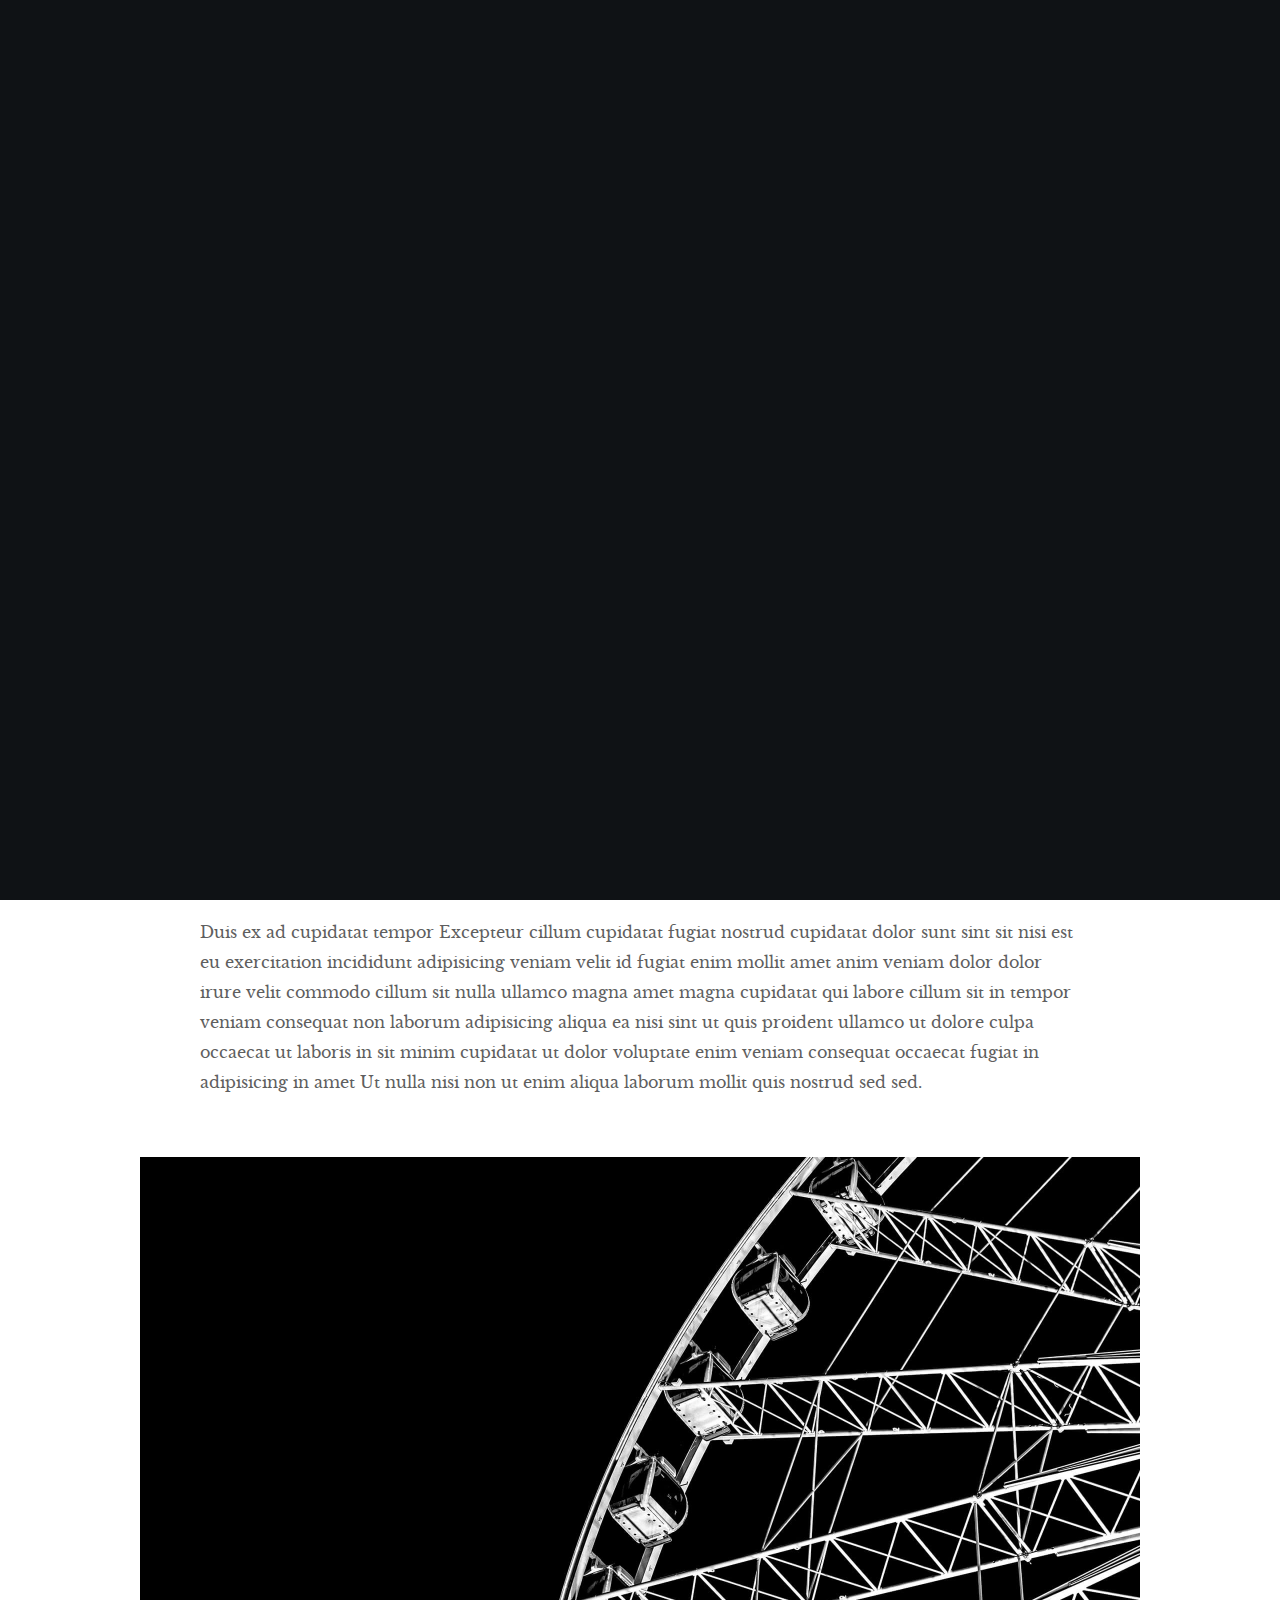
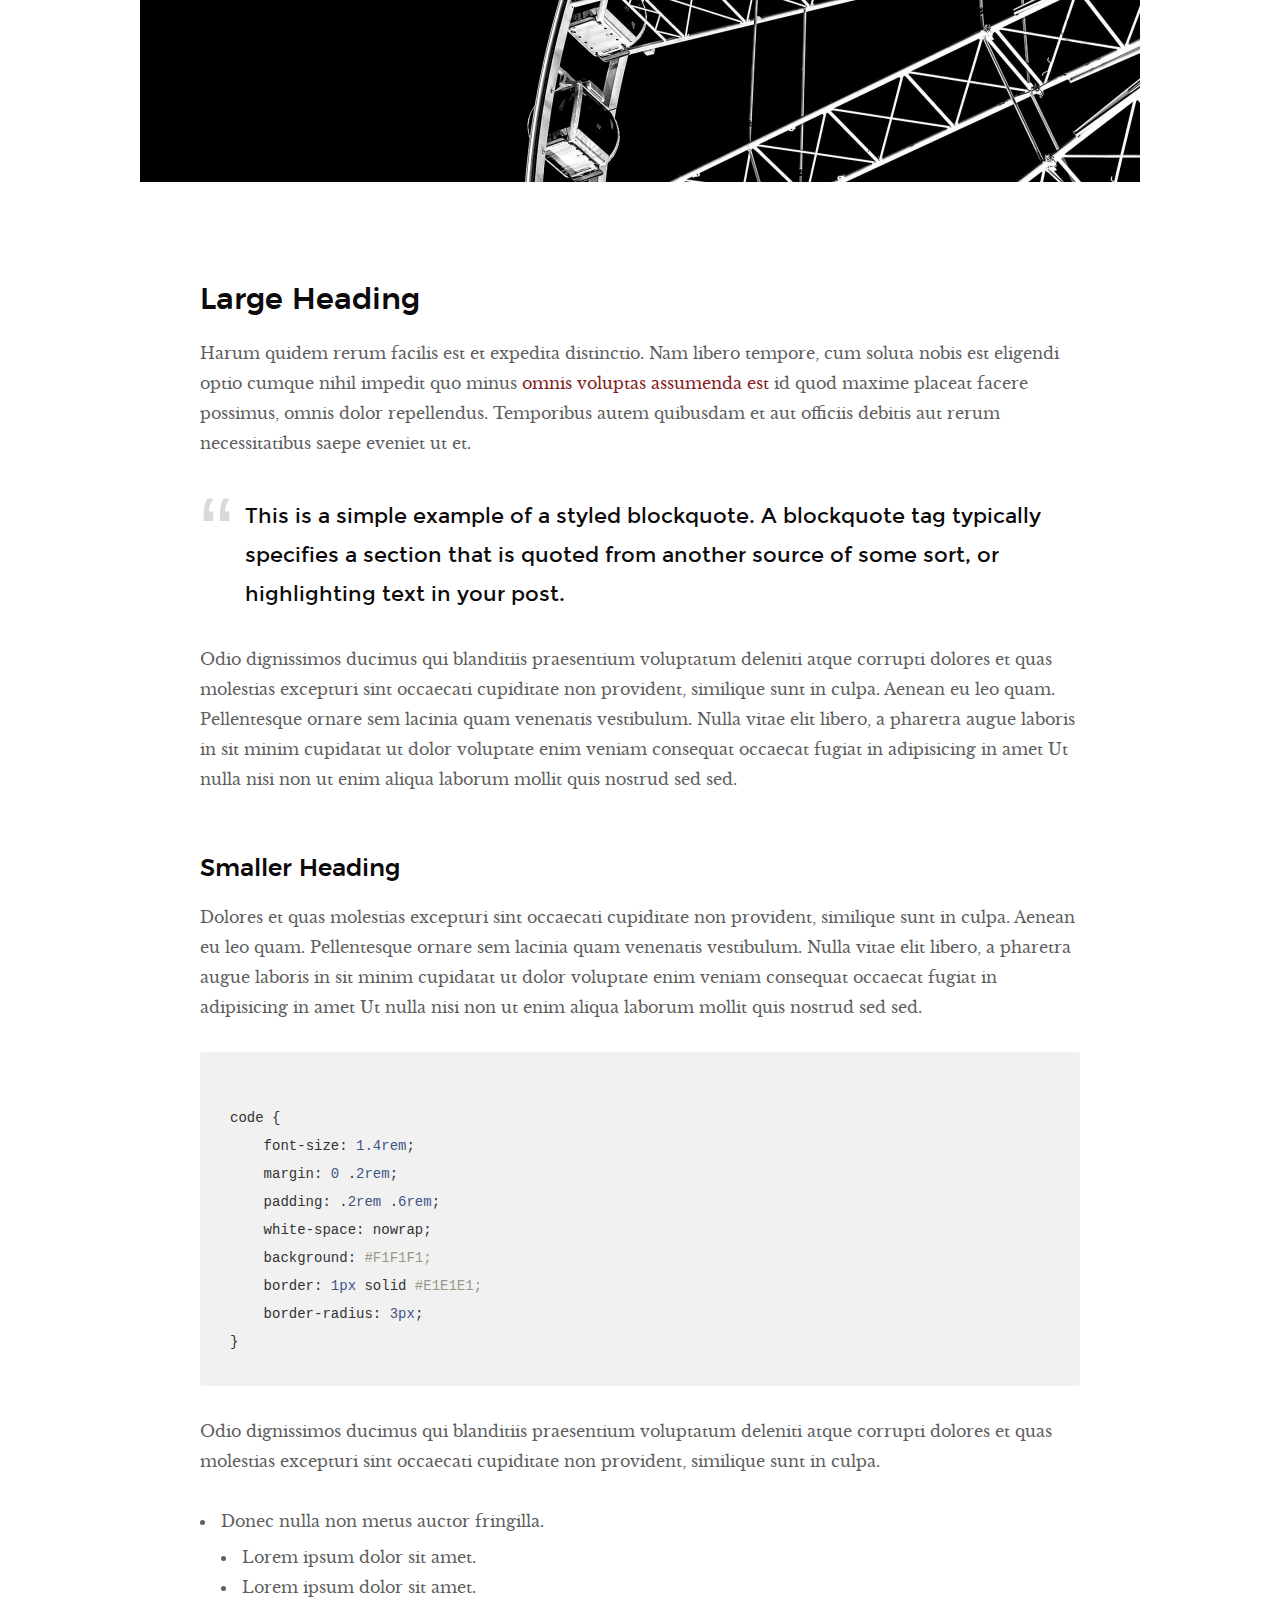
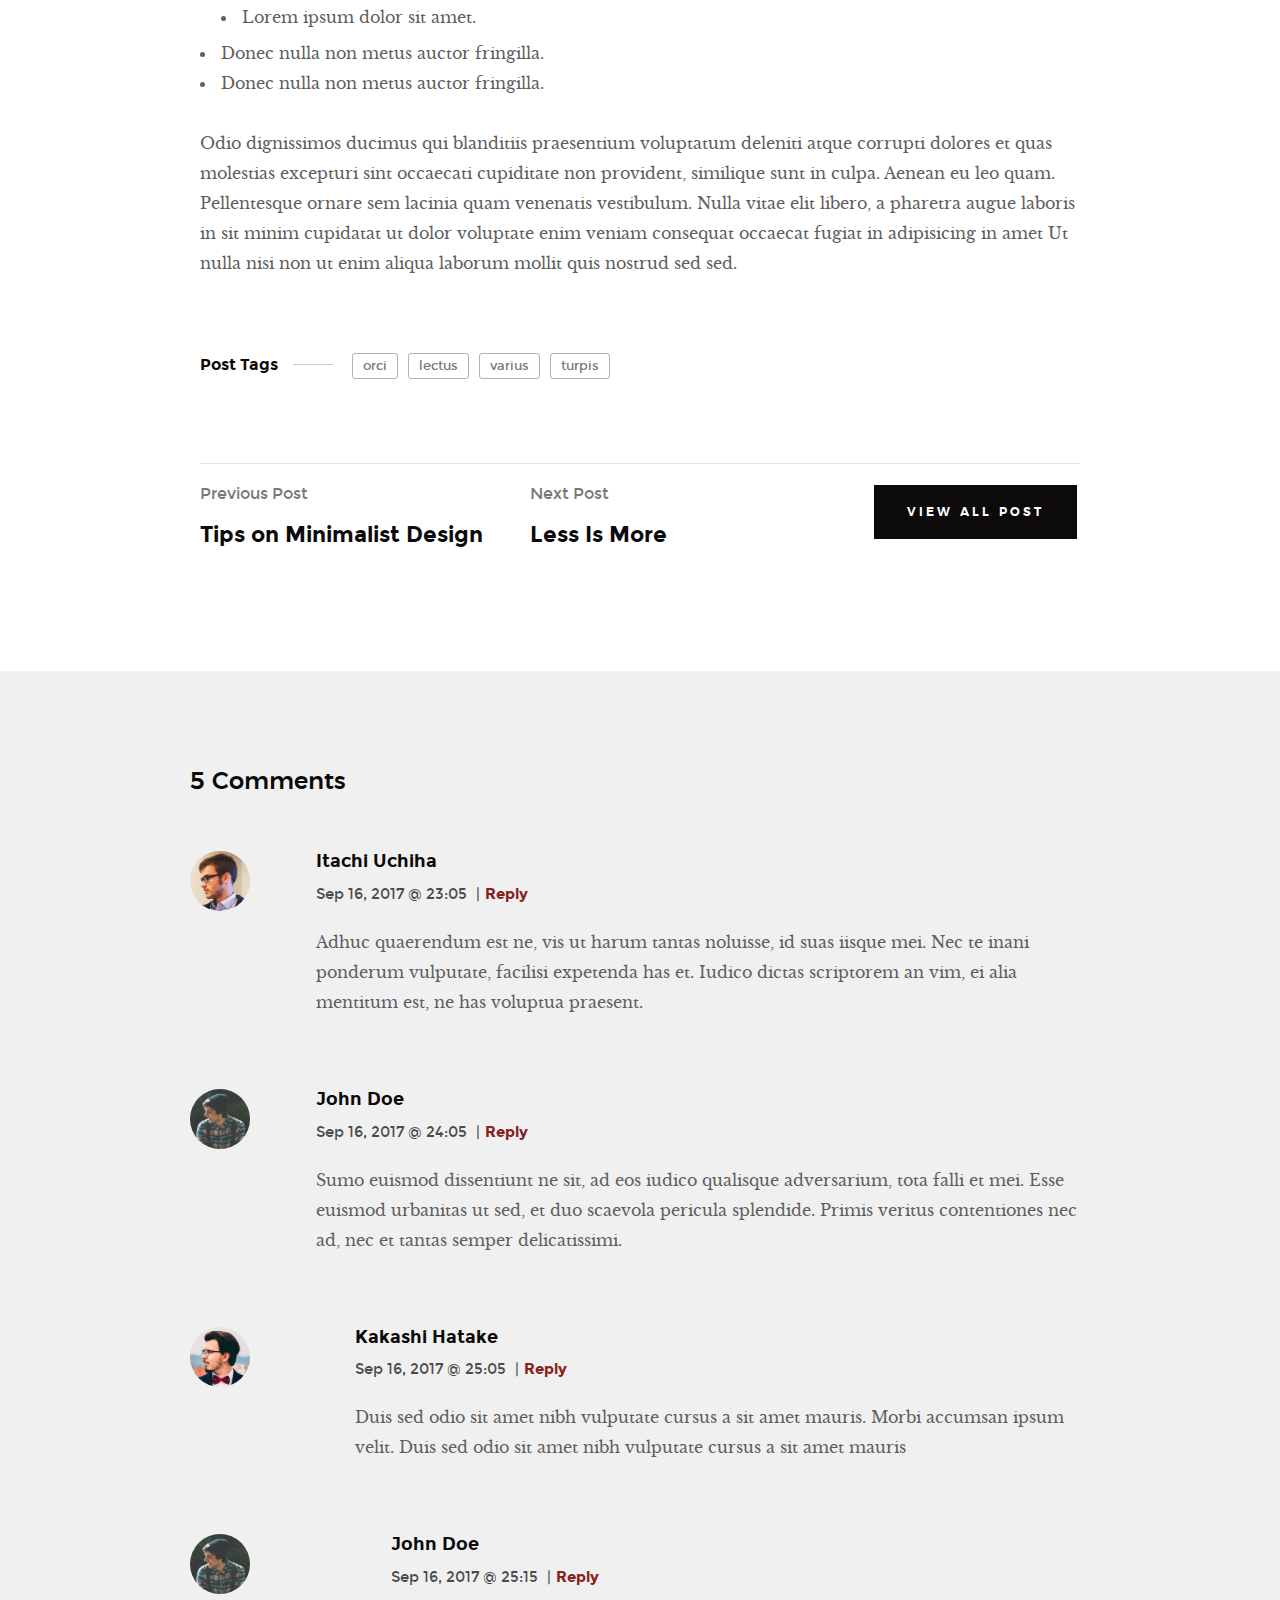
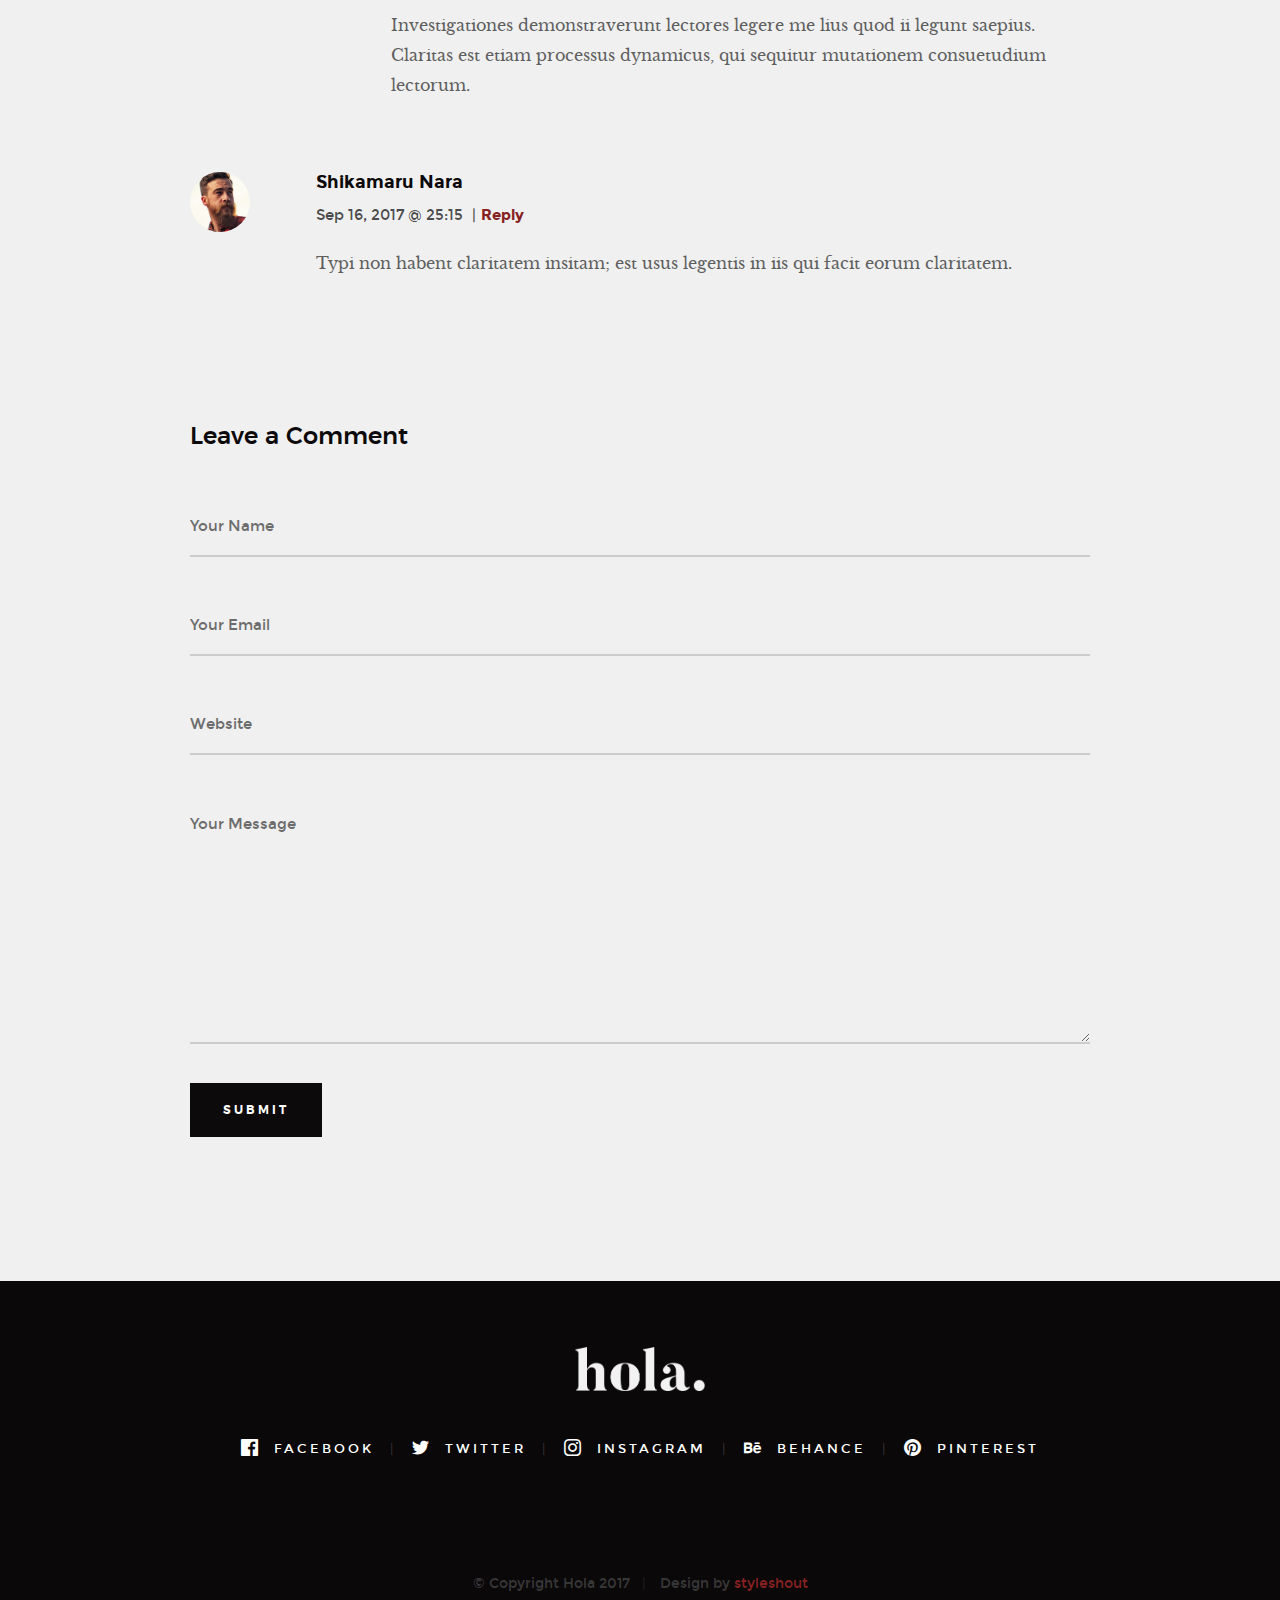
<file: MyPortfolioUdemy/wwwroot/hola-master/blog-single.html>
<!DOCTYPE html>
<!--[if lt IE 9 ]><html class="no-js oldie" lang="en"> <![endif]-->
<!--[if IE 9 ]><html class="no-js oldie ie9" lang="en"> <![endif]-->
<!--[if (gte IE 9)|!(IE)]><!-->
<html class="no-js" lang="en">
<!--<![endif]-->

<head>

    <!--- basic page needs
    ================================================== -->
    <meta charset="utf-8">
    <title>Blog Single - Hola</title>
    <meta name="description" content="">
    <meta name="author" content="">

    <!-- mobile specific metas
    ================================================== -->
    <meta name="viewport" content="width=device-width, initial-scale=1">

    <!-- CSS
    ================================================== -->
    <link rel="stylesheet" href="css/base.css">
    <link rel="stylesheet" href="css/vendor.css">
    <link rel="stylesheet" href="css/main.css">

    <!-- script
    ================================================== -->
    <script src="js/modernizr.js"></script>
    <script src="js/pace.min.js"></script>

    <!-- favicons
    ================================================== -->
    <link rel="shortcut icon" href="favicon.ico" type="image/x-icon">
    <link rel="icon" href="favicon.ico" type="image/x-icon">

</head>


<body id="top">

    <!-- header
    ================================================== -->
    <header class="s-header">
            
        <div class="header-logo">
            <a class="site-logo" href="index.html"><img src="images/logo.png" alt="Homepage"></a>
        </div>

        <nav class="header-nav-wrap">
            <ul class="header-nav">
                <li><a href="index.html#home" title="home">Home</a></li>
                <li><a href="index.html#about" title="about">About</a></li>
                <li><a href="index.html#works" title="works">Works</a></li>
                <li class="current"><a href="blog.html" title="blog">Blog</a></li>
                <li><a href="index.html#contact" title="contact">Contact</a></li>	
            </ul>
        </nav>

        <a class="header-menu-toggle" href="#0"><span>Menu</span></a>

    </header> <!-- end s-header -->


    <article class="blog-single">

        <!-- page header/blog hero
        ================================================== -->
        <div class="page-header page-header--single page-hero" style="background-image:url(images/blog/blog-bg-02.jpg)">
        
            <div class="row page-header__content narrow">
                <article class="col-full">
                    <div class="page-header__info">
                        <div class="page-header__cat">
                            <a href="#0">Branding</a><a href="#0">Design</a>
                        </div>
                    </div>
                    <h1 class="page-header__title">
                        <a href="#0" title="">
                            Using Patterns in your Branding.
                        </a>
                    </h1>
                    <ul class="page-header__meta">
                        <li class="date">September 16, 2017</li>
                        <li class="author">
                            By
                            <span>Jonathan Doe</span>
                        </li>
                    </ul>
                    
                </article>
            </div>
    
        </div> <!-- end page-header -->

        <div class="row blog-content">
            <div class="col-full blog-content__main">

                <p class="lead">Duis ex ad cupidatat tempor Excepteur cillum cupidatat fugiat nostrud cupidatat dolor sunt sint sit nisi est eu exercitation incididunt adipisicing veniam velit id fugiat enim mollit amet anim veniam dolor dolor irure velit commodo cillum sit nulla ullamco magna amet magna cupidatat qui labore cillum sit in tempor veniam consequat non laborum adipisicing aliqua ea nisi sint.</p>
                
                <p>Duis ex ad cupidatat tempor Excepteur cillum cupidatat fugiat nostrud cupidatat dolor sunt sint sit nisi est eu exercitation incididunt adipisicing veniam velit id fugiat enim mollit amet anim veniam dolor dolor irure velit commodo cillum sit nulla ullamco magna amet magna cupidatat qui labore cillum sit in tempor veniam consequat non laborum adipisicing aliqua ea nisi sint ut quis proident ullamco ut dolore culpa occaecat ut laboris in sit minim cupidatat ut dolor voluptate enim veniam consequat occaecat fugiat in adipisicing in amet Ut nulla nisi non ut enim aliqua laborum mollit quis nostrud sed sed.
                </p>

                <p>
                <img src="images/wheel-1000.jpg" 
                     srcset="images/wheel-2000.jpg 2000w, 
                        images/wheel-1000.jpg 1000w, 
                        images/wheel-500.jpg 500w" 
                     sizes="(max-width: 2000px) 100vw, 2000px" alt="">
                </p>

                <h2>Large Heading</h2>

                <p>Harum quidem rerum facilis est et expedita distinctio. Nam libero tempore, cum soluta nobis est eligendi optio cumque nihil impedit quo minus <a href="http://#">omnis voluptas assumenda est</a> id quod maxime placeat facere possimus, omnis dolor repellendus. Temporibus autem quibusdam et aut officiis debitis aut rerum necessitatibus saepe eveniet ut et.</p>

                <blockquote><p>This is a simple example of a styled blockquote. A blockquote tag typically specifies a section that is quoted from another source of some sort, or highlighting text in your post.</p></blockquote>

                <p>Odio dignissimos ducimus qui blanditiis praesentium voluptatum deleniti atque corrupti dolores et quas molestias excepturi sint occaecati cupiditate non provident, similique sunt in culpa. Aenean eu leo quam. Pellentesque ornare sem lacinia quam venenatis vestibulum. Nulla vitae elit libero, a pharetra augue laboris in sit minim cupidatat ut dolor voluptate enim veniam consequat occaecat fugiat in adipisicing in amet Ut nulla nisi non ut enim aliqua laborum mollit quis nostrud sed sed.</p>

                <h3>Smaller Heading</h3>

                <p>Dolores et quas molestias excepturi sint occaecati cupiditate non provident, similique sunt in culpa. Aenean eu leo quam. Pellentesque ornare sem lacinia quam venenatis vestibulum. Nulla vitae elit libero, a pharetra augue laboris in sit minim cupidatat ut dolor voluptate enim veniam consequat occaecat fugiat in adipisicing in amet Ut nulla nisi non ut enim aliqua laborum mollit quis nostrud sed sed.

<pre><code>
code {
    font-size: 1.4rem;
    margin: 0 .2rem;
    padding: .2rem .6rem;
    white-space: nowrap;
    background: #F1F1F1;
    border: 1px solid #E1E1E1;	
    border-radius: 3px;
}
</code></pre>

                <p>Odio dignissimos ducimus qui blanditiis praesentium voluptatum deleniti atque corrupti dolores et quas molestias excepturi sint occaecati cupiditate non provident, similique sunt in culpa.</p>

                <ul>
                    <li>Donec nulla non metus auctor fringilla.
                        <ul>
                            <li>Lorem ipsum dolor sit amet.</li>
                            <li>Lorem ipsum dolor sit amet.</li>
                            <li>Lorem ipsum dolor sit amet.</li>
                        </ul>
                    </li>
                    <li>Donec nulla non metus auctor fringilla.</li>
                    <li>Donec nulla non metus auctor fringilla.</li>
                </ul>

                <p>Odio dignissimos ducimus qui blanditiis praesentium voluptatum deleniti atque corrupti dolores et quas molestias excepturi sint occaecati cupiditate non provident, similique sunt in culpa. Aenean eu leo quam. Pellentesque ornare sem lacinia quam venenatis vestibulum. Nulla vitae elit libero, a pharetra augue laboris in sit minim cupidatat ut dolor voluptate enim veniam consequat occaecat fugiat in adipisicing in amet Ut nulla nisi non ut enim aliqua laborum mollit quis nostrud sed sed.</p>

                <p class="blog-content__tags">
                    <span>Post Tags</span>

                    <span class="blog-content__tag-list">
                        <a href="#0">orci</a>
                        <a href="#0">lectus</a>
                        <a href="#0">varius</a>
                        <a href="#0">turpis</a>
                    </span>

                </p>

                <div class="blog-content__pagenav">
                    <div class="blog-content__nav">
                        <div class="blog-content__prev">
                            <a href="#0" rel="prev">
                                <span>Previous Post</span>
                                Tips on Minimalist Design 
                            </a>
                        </div>
                        <div class="blog-content__next">
                            <a href="#0" rel="next">
                                <span>Next Post</span>
                                Less Is More 
                            </a>
                        </div>
                    </div>

                    <div class="blog-content__all">
                        <a href="blog.html" class="btn btn--primary">
                            View All Post
                        </a>
                    </div>
                </div>

            </div><!-- end blog-content__main -->
        </div> <!-- end blog-content -->

    </article>


    <!-- comments
    ================================================== -->
    <div class="comments-wrap">

        <div id="comments" class="row">
            <div class="col-full">

               <h3>5 Comments</h3>

               <!-- commentlist -->
               <ol class="commentlist">

                    <li class="depth-1 comment">

                        <div class="comment__avatar">
                            <img width="50" height="50" class="avatar" src="images/avatars/user-01.jpg" alt="">
                        </div>

                        <div class="comment__content">

                            <div class="comment__info">
                                <cite>Itachi Uchiha</cite>

                                <div class="comment__meta">
                                    <time class="comment__time">Sep 16, 2017 @ 23:05</time>
                                    <span class="sep">|</span><a class="reply" href="#">Reply</a>
                                </div>
                            </div>

                            <div class="comment__text">
                            <p>Adhuc quaerendum est ne, vis ut harum tantas noluisse, id suas iisque mei. Nec te inani ponderum vulputate,
                            facilisi expetenda has et. Iudico dictas scriptorem an vim, ei alia mentitum est, ne has voluptua praesent.</p>
                            </div>

                        </div>

                    </li>

                    <li class="thread-alt depth-1 comment">

                        <div class="comment__avatar">
                            <img width="50" height="50" class="avatar" src="images/avatars/user-04.jpg" alt="">
                        </div>

                        <div class="comment__content">

                            <div class="comment__info">
                            <cite>John Doe</cite>

                            <div class="comment__meta">
                                <time class="comment__time">Sep 16, 2017 @ 24:05</time>
                                <span class="sep">|</span><a class="reply" href="#">Reply</a>
                            </div>
                            </div>

                            <div class="comment__text">
                            <p>Sumo euismod dissentiunt ne sit, ad eos iudico qualisque adversarium, tota falli et mei. Esse euismod
                            urbanitas ut sed, et duo scaevola pericula splendide. Primis veritus contentiones nec ad, nec et
                            tantas semper delicatissimi.</p>
                            </div>

                        </div>

                        <ul class="children">

                            <li class="depth-2 comment">

                                <div class="comment__avatar">
                                    <img width="50" height="50" class="avatar" src="images/avatars/user-03.jpg" alt="">
                                </div>

                                <div class="comment__content">

                                    <div class="comment__info">
                                        <cite>Kakashi Hatake</cite>

                                        <div class="comment__meta">
                                            <time class="comment__time">Sep 16, 2017 @ 25:05</time>
                                            <span class="sep">|</span><a class="reply" href="#">Reply</a>
                                        </div>
                                    </div>

                                    <div class="comment__text">
                                        <p>Duis sed odio sit amet nibh vulputate
                                        cursus a sit amet mauris. Morbi accumsan ipsum velit. Duis sed odio sit amet nibh vulputate
                                        cursus a sit amet mauris</p>
                                    </div>

                                </div>

                                <ul class="children">

                                    <li class="depth-3 comment">

                                        <div class="comment__avatar">
                                            <img width="50" height="50" class="avatar" src="images/avatars/user-04.jpg" alt="">
                                        </div>

                                        <div class="comment__content">

                                            <div class="comment__info">
                                            <cite>John Doe</cite>

                                            <div class="comment__meta">
                                                <time class="comment__time">Sep 16, 2017 @ 25:15</time>
                                                <span class="sep">|</span><a class="reply" href="#">Reply</a>
                                            </div>
                                            </div>

                                            <div class="comment__text">
                                            <p>Investigationes demonstraverunt lectores legere me lius quod ii legunt saepius. Claritas est
                                            etiam processus dynamicus, qui sequitur mutationem consuetudium lectorum.</p>
                                            </div>

                                        </div>

                                    </li>

                                </ul>

                            </li>

                        </ul>

                    </li>

                    <li class="depth-1 comment">

                        <div class="comment__avatar">
                            <img width="50" height="50" class="avatar" src="images/avatars/user-02.jpg" alt="">
                        </div>

                        <div class="comment__content">

                            <div class="comment__info">
                            <cite>Shikamaru Nara</cite>

                            <div class="comment__meta">
                                <time class="comment-time">Sep 16, 2017 @ 25:15</time>
                                <span class="sep">|</span><a class="reply" href="#">Reply</a>
                            </div>
                            </div>

                            <div class="comment__text">
                            <p>Typi non habent claritatem insitam; est usus legentis in iis qui facit eorum claritatem.</p>
                            </div>

                        </div>

                    </li>

                </ol> <!-- Commentlist End -->	

               <!-- respond -->
               <div class="respond">

                    <h3>Leave a Comment</h3>

                    <form name="contactForm" id="contactForm" method="post" action="">
                        <fieldset>

                        <div class="form-field">
                                <input name="cName" type="text" id="cName" class="full-width" placeholder="Your Name" value="">
                        </div>

                        <div class="form-field">
                                <input name="cEmail" type="text" id="cEmail" class="full-width" placeholder="Your Email" value="">
                        </div>

                        <div class="form-field">
                                <input name="cWebsite" type="text" id="cWebsite" class="full-width" placeholder="Website" value="">
                        </div>

                        <div class="message form-field">
                            <textarea name="cMessage" id="cMessage" class="full-width" placeholder="Your Message"></textarea>
                        </div>

                        <button type="submit" class="submit btn--primary">Submit</button>

                        </fieldset>
                    </form> <!-- Form End -->

                </div> <!-- Respond End -->

            </div> <!-- end col-full -->
        </div> <!-- end row comments -->
    </div> <!-- end comments-wrap -->


    <!-- footer
    ================================================== -->
    <footer>
            <div class="row">
                <div class="col-full">
    
                    <div class="footer-logo">
                        <a class="footer-site-logo" href="#0"><img src="images/logo.png" alt="Homepage"></a>
                    </div>
    
                    <ul class="footer-social">
                        <li><a href="#0">
                            <i class="im im-facebook" aria-hidden="true"></i>
                            <span>Facebook</span>
                        </a></li>
                        <li><a href="#0">
                            <i class="im im-twitter" aria-hidden="true"></i>
                            <span>Twitter</span>
                        </a></li>
                        <li><a href="#0">
                            <i class="im im-instagram" aria-hidden="true"></i>
                            <span>Instagram</span>
                        </a></li>
                        <li><a href="#0">
                            <i class="im im-behance" aria-hidden="true"></i>
                            <span>Behance</span>
                        </a></li>
                        <li><a href="#0">
                            <i class="im im-pinterest" aria-hidden="true"></i>
                            <span>Pinterest</span>
                        </a></li>
                    </ul>
                        
                </div>
            </div>
    
            <div class="row footer-bottom">
    
                <div class="col-twelve">
                    <div class="copyright">
                        <span>© Copyright Hola 2017</span> 
                        <span>Design by <a href="https://www.styleshout.com/">styleshout</a></span>	
                    </div>
    
                    <div class="go-top">
                    <a class="smoothscroll" title="Back to Top" href="#top"><i class="im im-arrow-up" aria-hidden="true"></i></a>
                    </div>
                </div>
    
            </div> <!-- end footer-bottom -->
    
        </footer> <!-- end footer -->
    
    
        <div id="preloader"> 
            <div id="loader"></div>
        </div>
    
    
        <!-- Java Script
        ================================================== -->
        <script src="js/jquery-3.2.1.min.js"></script>
        <script src="js/plugins.js"></script>
        <script src="js/main.js"></script>

</body>

</html>
</file>
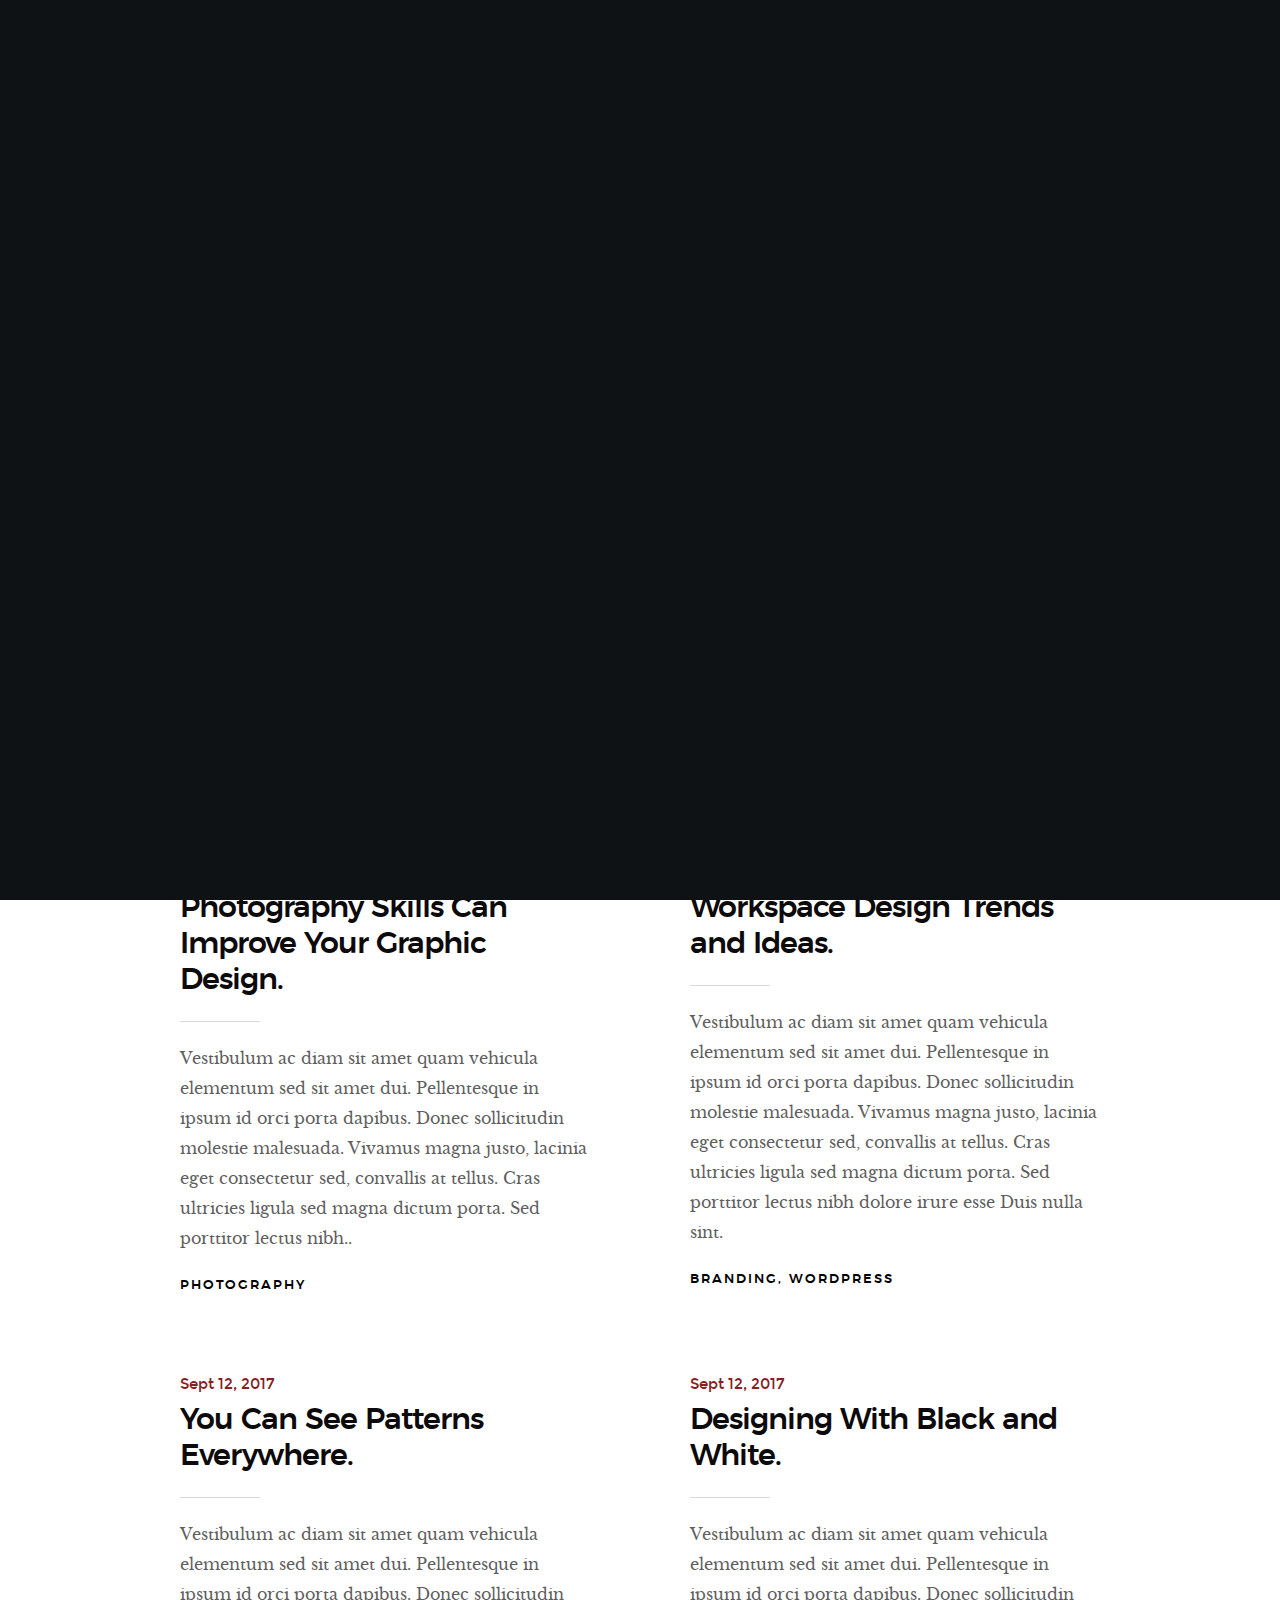
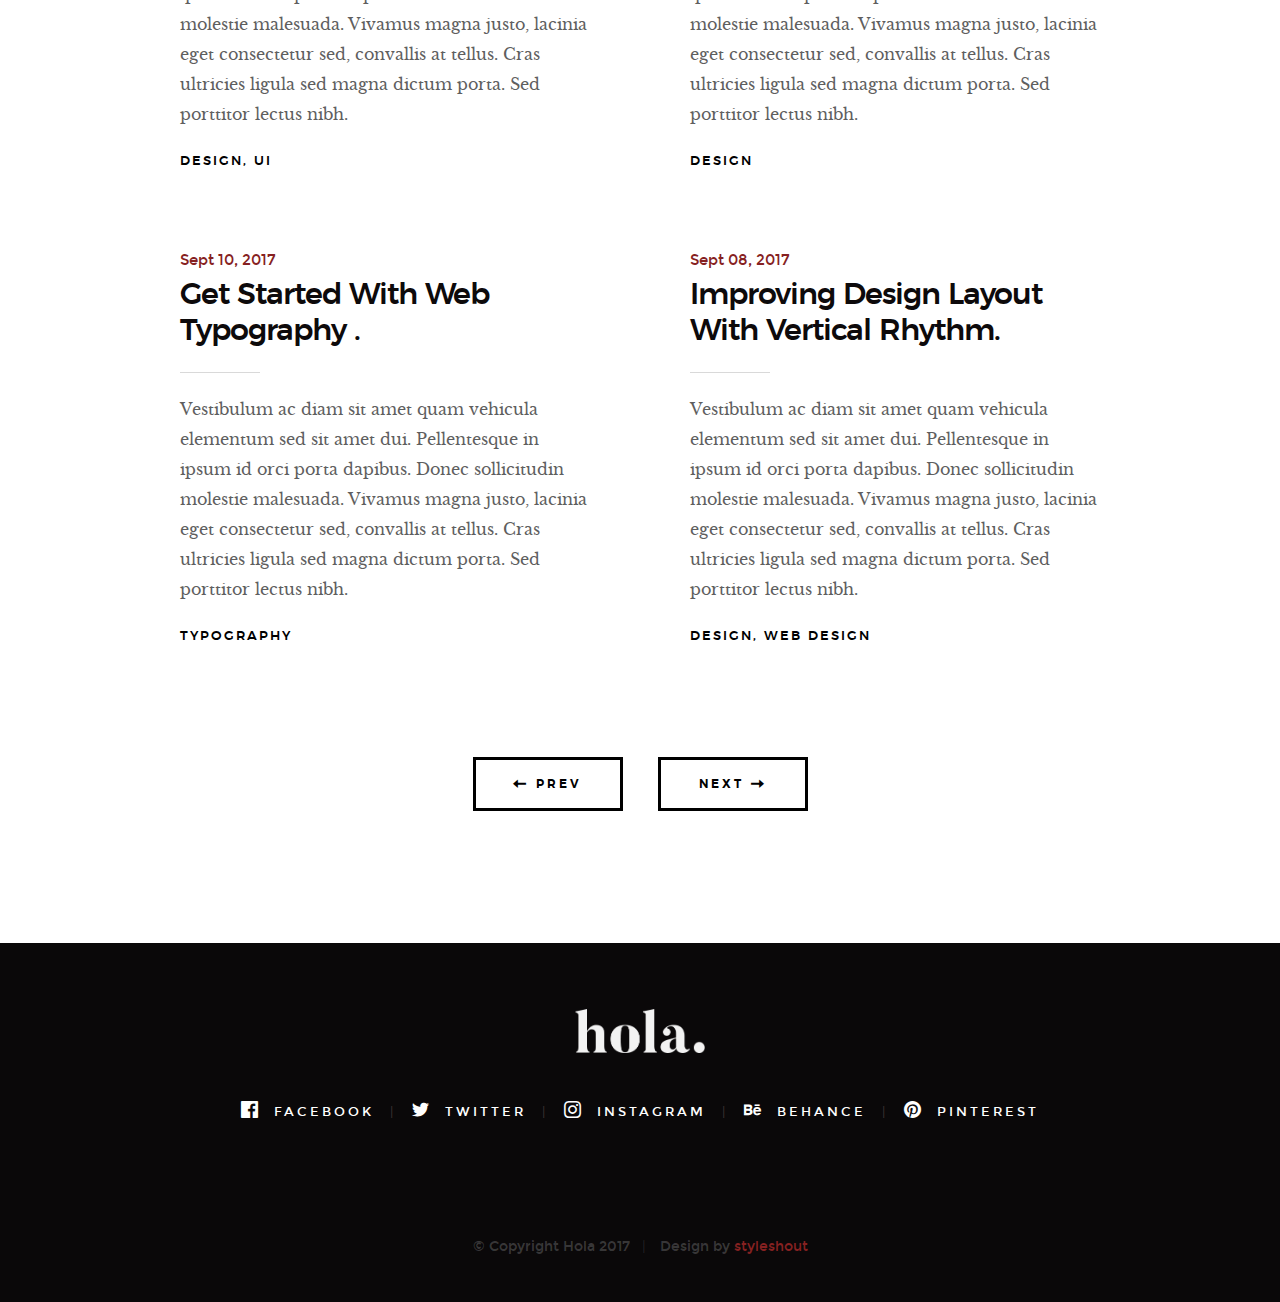
<file: MyPortfolioUdemy/wwwroot/hola-master/blog.html>
<!DOCTYPE html>
<!--[if lt IE 9 ]><html class="no-js oldie" lang="en"> <![endif]-->
<!--[if IE 9 ]><html class="no-js oldie ie9" lang="en"> <![endif]-->
<!--[if (gte IE 9)|!(IE)]><!-->
<html class="no-js" lang="en">
<!--<![endif]-->

<head>

    <!--- basic page needs
    ================================================== -->
    <meta charset="utf-8">
    <title>Blog - Hola</title>
    <meta name="description" content="">
    <meta name="author" content="">

    <!-- mobile specific metas
    ================================================== -->
    <meta name="viewport" content="width=device-width, initial-scale=1">

    <!-- CSS
    ================================================== -->
    <link rel="stylesheet" href="css/base.css">
    <link rel="stylesheet" href="css/vendor.css">
    <link rel="stylesheet" href="css/main.css">

    <!-- script
    ================================================== -->
    <script src="js/modernizr.js"></script>
    <script src="js/pace.min.js"></script>

    <!-- favicons
    ================================================== -->
    <link rel="shortcut icon" href="favicon.ico" type="image/x-icon">
    <link rel="icon" href="favicon.ico" type="image/x-icon">

</head>


<body id="top">

    <!-- header
    ================================================== -->
    <header class="s-header">

        <div class="header-logo">
            <a class="site-logo" href="index.html"><img src="images/logo.png" alt="Homepage"></a>
        </div>

        <nav class="header-nav-wrap">
            <ul class="header-nav">
                <li><a href="index.html#home" title="home">Home</a></li>
                <li><a href="index.html#about" title="about">About</a></li>
                <li><a href="index.html#works" title="works">Works</a></li>
                <li class="current"><a href="blog.html" title="blog">Blog</a></li>
                <li><a href="index.html#contact" title="contact">Contact</a></li>	
            </ul>
        </nav>

        <a class="header-menu-toggle" href="#0"><span>Menu</span></a>

    </header> <!-- end s-header -->


    <!-- page header
    ================================================== -->
    <section class="page-header page-hero" style="background-image:url(images/blog/blog-bg-01.jpg)">

        <div class="row page-header__content">
            <article class="col-full">

                <div class="page-header__info">
                    <div class="page-header__cat">
                        <a href="#0">Branding</a><a href="#0">Design</a>
                    </div>
                    <div class="page-header__date">
                        Sept 16, 2017
                    </div>
                </div>
                
                <h1 class="page-header__title">
                    <a href="#0" title="">
                        The 10 Golden Rules of Clean Simple Design.
                    </a>
                </h1>
                <p>Pellentesque in ipsum id orci porta dapibus amet dui. Ad id deserunt ratione autem eius et minima ut et. Nihil sed quis velit aut enim aliquam. Quas non ad sint eveniet voluptatem est iure...</p>
                <p>
                    <a href="#0" class="btn btn--stroke page-header__btn">Read More</a>
                </p>
            </article>
        </div>

    </section> <!-- end page-header -->


    <!-- blog
    ================================================== -->
    <section class="blog-content-wrap">

        <div class="row blog-content">
            <div class="col-full">

                <div class="blog-list block-1-2 block-tab-full">

                    <article class="col-block">
                        
                        <div class="blog-date">
                            <a href="blog-single.html">Sept 15, 2017</a>
                        </div>  
                        
                        <h2 class="h01"><a href="blog-single.html">Photography Skills Can Improve Your Graphic Design.</a></h2>
                        <p>
                        Vestibulum ac diam sit amet quam vehicula elementum sed sit amet dui. Pellentesque in ipsum id orci porta dapibus. Donec sollicitudin molestie malesuada. Vivamus magna justo, lacinia eget consectetur sed, convallis at tellus. Cras ultricies ligula sed magna dictum porta. Sed porttitor lectus nibh..
                        </p>

                        <div class="blog-cat">
                            <a href="blog.html">Photography</a>
                        </div>

                    </article>

                    <article class="col-block">
                        
                        <div class="blog-date">
                            <a href="blog-single.html">Sept 14, 2017</a>
                        </div>

                        <h2 class="h01"><a href="blog-single.html">Workspace Design Trends and Ideas.</a></h2>
                        <p>
                        Vestibulum ac diam sit amet quam vehicula elementum sed sit amet dui. Pellentesque in ipsum id orci porta dapibus. Donec sollicitudin molestie malesuada. Vivamus magna justo, lacinia eget consectetur sed, convallis at tellus. Cras ultricies ligula sed magna dictum porta. Sed porttitor lectus nibh dolore irure esse Duis nulla sint.
                        </p>

                        <div class="blog-cat">
                            <a href="blog.html">Branding</a><a href="blog.html">Wordpress</a>
                        </div>
                    </article>

                    <article class="col-block">
                        
                        <div class="blog-date">
                            <a href="blog-single.html">Sept 12, 2017</a>
                        </div>    
                        <h2 class="h01"><a href="blog-single.html">You Can See Patterns Everywhere.</a></h2>
                        <p>
                        Vestibulum ac diam sit amet quam vehicula elementum sed sit amet dui. Pellentesque in ipsum id orci porta dapibus. Donec sollicitudin molestie malesuada. Vivamus magna justo, lacinia eget consectetur sed, convallis at tellus. Cras ultricies ligula sed magna dictum porta. Sed porttitor lectus nibh.
                        </p>

                        <div class="blog-cat">
                            <a href="blog.html">Design</a><a href="blog.html">UI</a>
                        </div>
                    </article>

                    <article class="col-block">
                        
                        <div class="blog-date">
                            <a href="blog-single.html">Sept 12, 2017</a>
                        </div>
                        <h2 class="h01"><a href="blog-single.html">Designing With Black and White.</a></h2>
                        <p>
                        Vestibulum ac diam sit amet quam vehicula elementum sed sit amet dui. Pellentesque in ipsum id orci porta dapibus. Donec sollicitudin molestie malesuada. Vivamus magna justo, lacinia eget consectetur sed, convallis at tellus. Cras ultricies ligula sed magna dictum porta. Sed porttitor lectus nibh.
                        </p>

                        <div class="blog-cat">
                            <a href="blog.html">Design</a>
                        </div>
                    </article>

                    <article class="col-block">
                        <div class="blog-date">
                            <a href="blog-single.html">Sept 10, 2017</a>
                        </div>
                        <h2 class="h01"><a href="blog-single.html">Get Started With Web Typography .</a></h2>
                        <p>
                        Vestibulum ac diam sit amet quam vehicula elementum sed sit amet dui. Pellentesque in ipsum id orci porta dapibus. Donec sollicitudin molestie malesuada. Vivamus magna justo, lacinia eget consectetur sed, convallis at tellus. Cras ultricies ligula sed magna dictum porta. Sed porttitor lectus nibh.
                        </p>

                        <div class="blog-cat">
                            <a href="blog.html">Typography</a>
                        </div>
                    </article>

                    <article class="col-block">
                        
                        <div class="blog-date">
                            <a href="blog-single.html">Sept 08, 2017</a>
                        </div>
                        <h2 class="h01"><a href="blog-single.html">Improving Design Layout With Vertical Rhythm.</a></h2>
                        <p>
                        Vestibulum ac diam sit amet quam vehicula elementum sed sit amet dui. Pellentesque in ipsum id orci porta dapibus. Donec sollicitudin molestie malesuada. Vivamus magna justo, lacinia eget consectetur sed, convallis at tellus. Cras ultricies ligula sed magna dictum porta. Sed porttitor lectus nibh.
                        </p>

                        <div class="blog-cat">
                            <a href="blog.html">Design</a><a href="#0">Web Design</a>
                        </div>
                    </article>

                </div> <!-- end blog-list -->

            </div> <!-- end col-full -->
        </div> <!-- end blog-content -->

        <div class="row blog-entries-nav">
            <div class="col-full">
                <a href="#0" class="btn btn--stroke">
                    <i class="im im-arrow-left"></i>
                    Prev
                </a>
                <a href="#0" class="btn btn--stroke">
                    Next
                    <i class="im im-arrow-right"></i>
                </a>
            </div>
        </div>

    </section> <!-- end blog-content-wrap -->


    <!-- footer
    ================================================== -->
    <footer>
        <div class="row">
            <div class="col-full">

                <div class="footer-logo">
                    <a class="footer-site-logo" href="#0"><img src="images/logo.png" alt="Homepage"></a>
                </div>

                <ul class="footer-social">
                    <li><a href="#0">
                        <i class="im im-facebook" aria-hidden="true"></i>
                        <span>Facebook</span>
                    </a></li>
                    <li><a href="#0">
                        <i class="im im-twitter" aria-hidden="true"></i>
                        <span>Twitter</span>
                    </a></li>
                    <li><a href="#0">
                        <i class="im im-instagram" aria-hidden="true"></i>
                        <span>Instagram</span>
                    </a></li>
                    <li><a href="#0">
                        <i class="im im-behance" aria-hidden="true"></i>
                        <span>Behance</span>
                    </a></li>
                    <li><a href="#0">
                        <i class="im im-pinterest" aria-hidden="true"></i>
                        <span>Pinterest</span>
                    </a></li>
                </ul>
                    
            </div>
        </div>

        <div class="row footer-bottom">

            <div class="col-twelve">
                <div class="copyright">
                    <span>© Copyright Hola 2017</span> 
                    <span>Design by <a href="https://www.styleshout.com/">styleshout</a></span>	
                </div>

                <div class="go-top">
                <a class="smoothscroll" title="Back to Top" href="#top"><i class="im im-arrow-up" aria-hidden="true"></i></a>
                </div>
            </div>

        </div> <!-- end footer-bottom -->

    </footer> <!-- end footer -->


    <div id="preloader"> 
        <div id="loader"></div>
    </div>


    <!-- Java Script
    ================================================== -->
    <script src="js/jquery-3.2.1.min.js"></script>
    <script src="js/plugins.js"></script>
    <script src="js/main.js"></script>

</body>

</html>
</file>
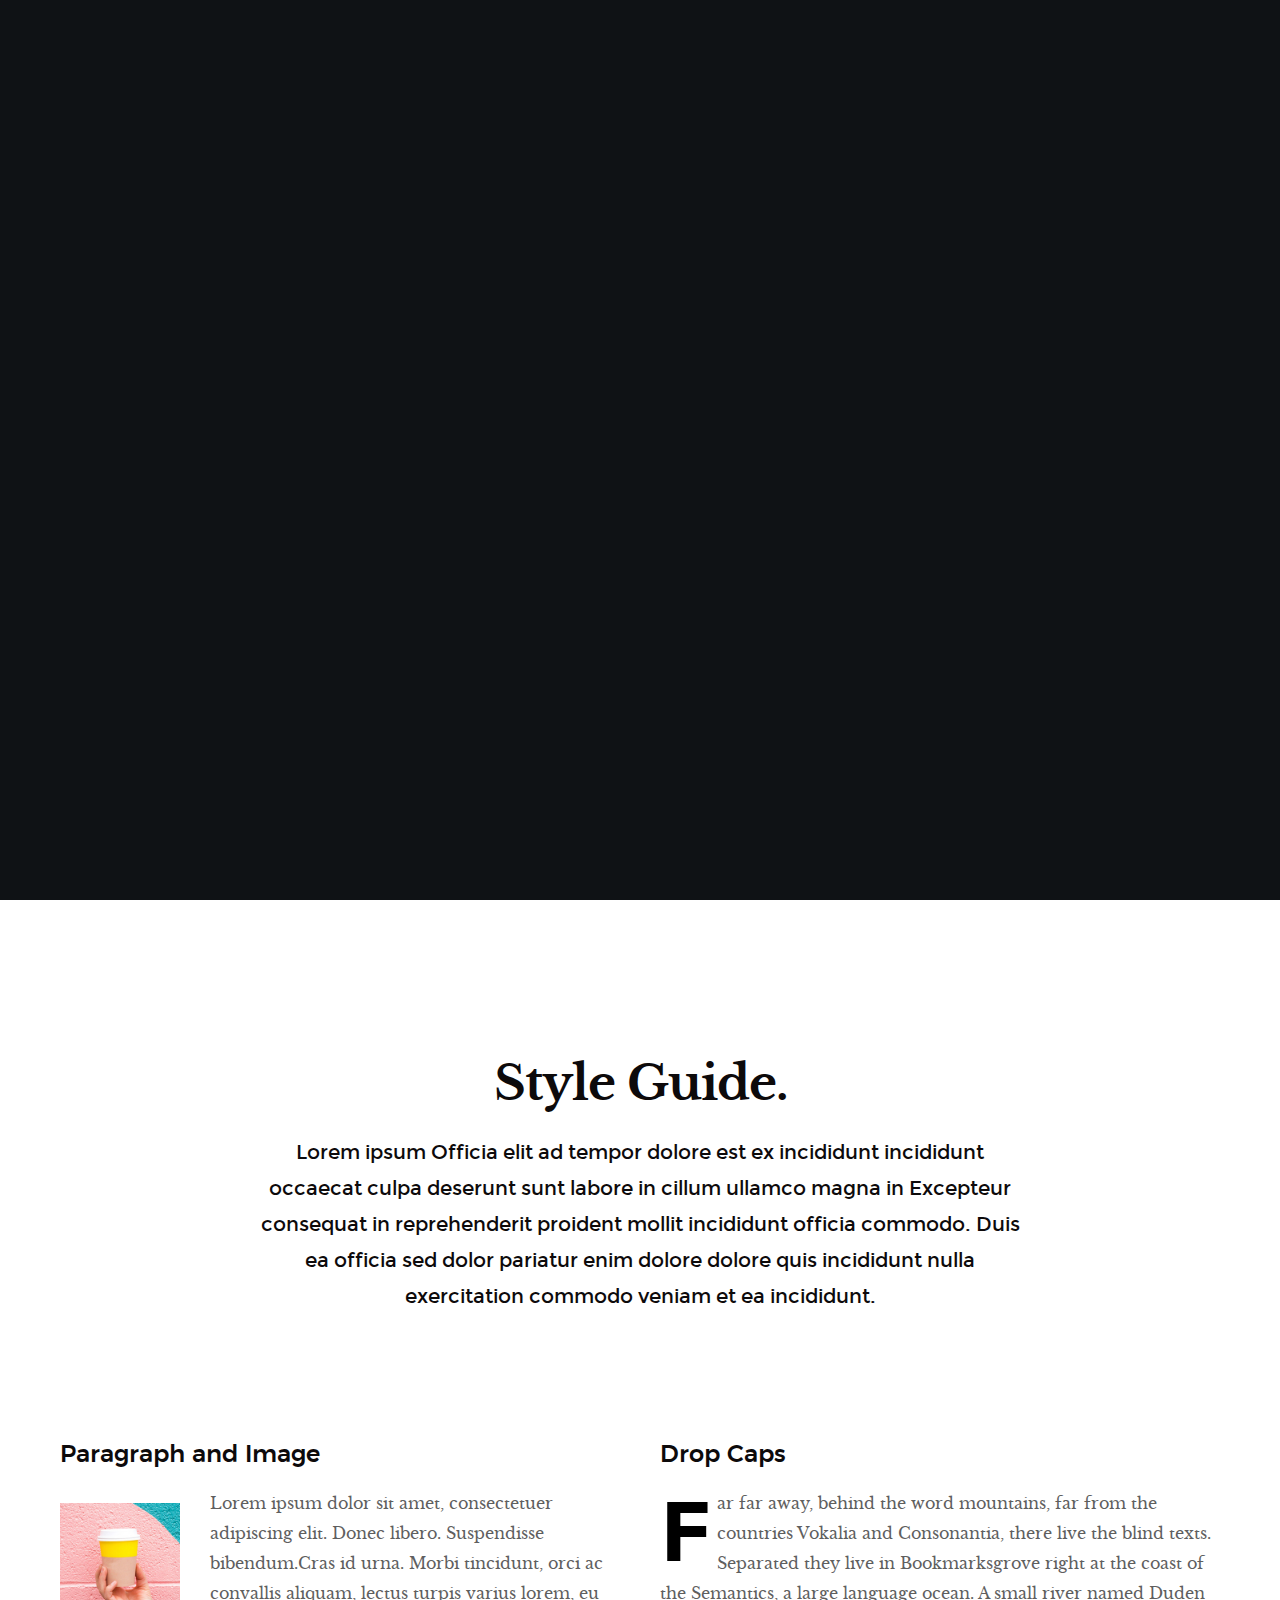
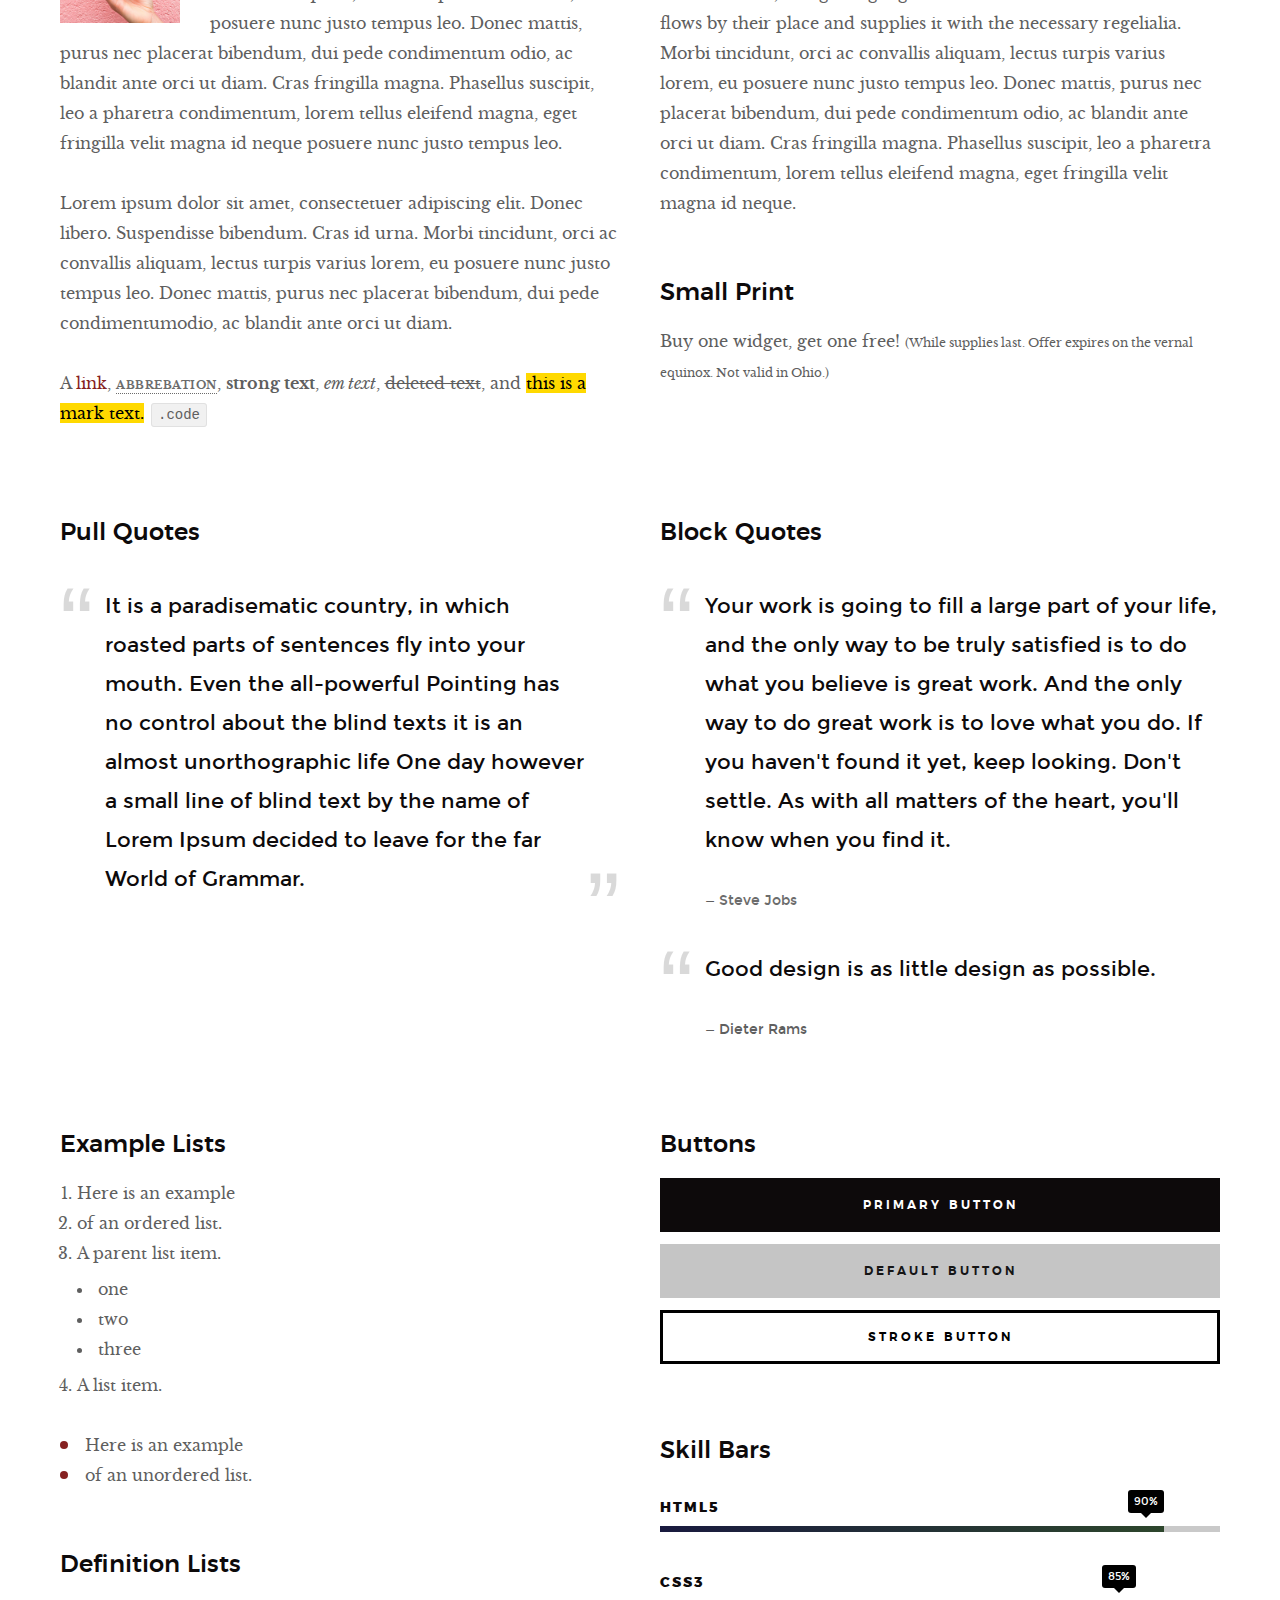
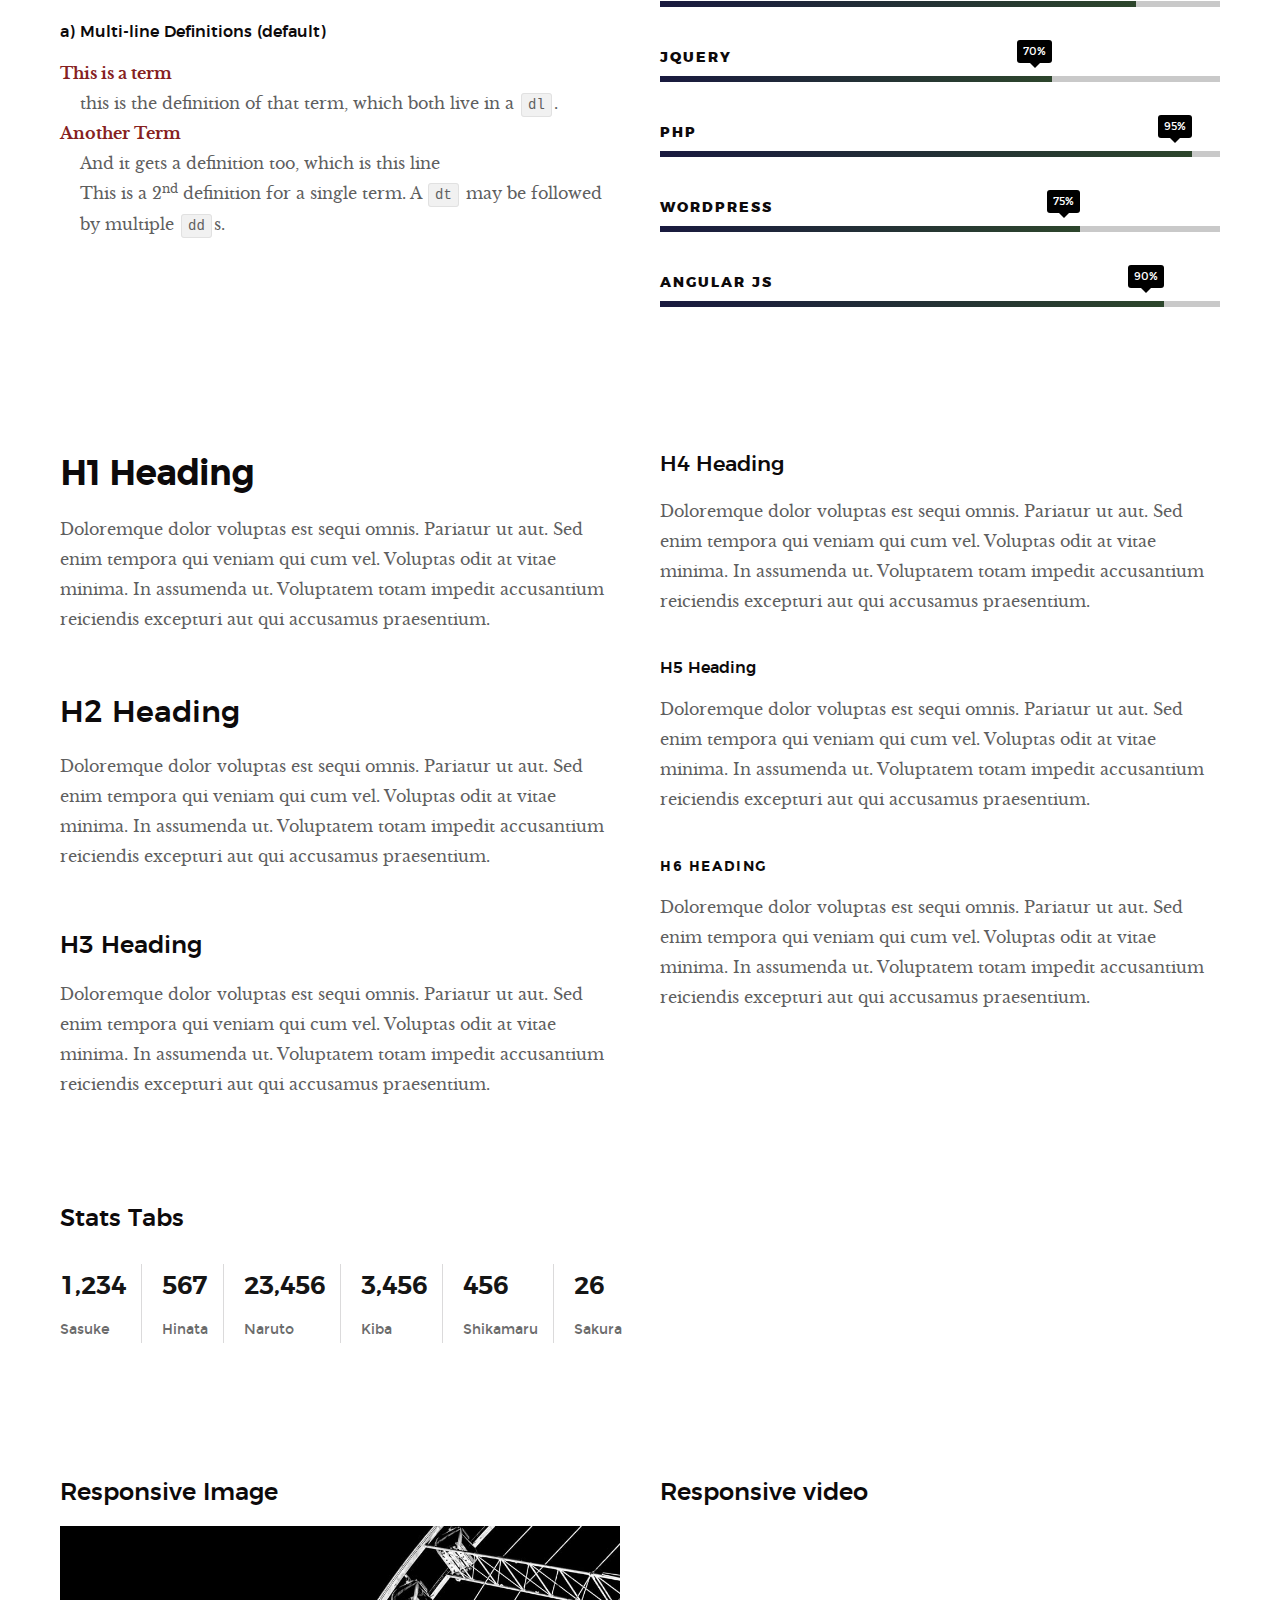
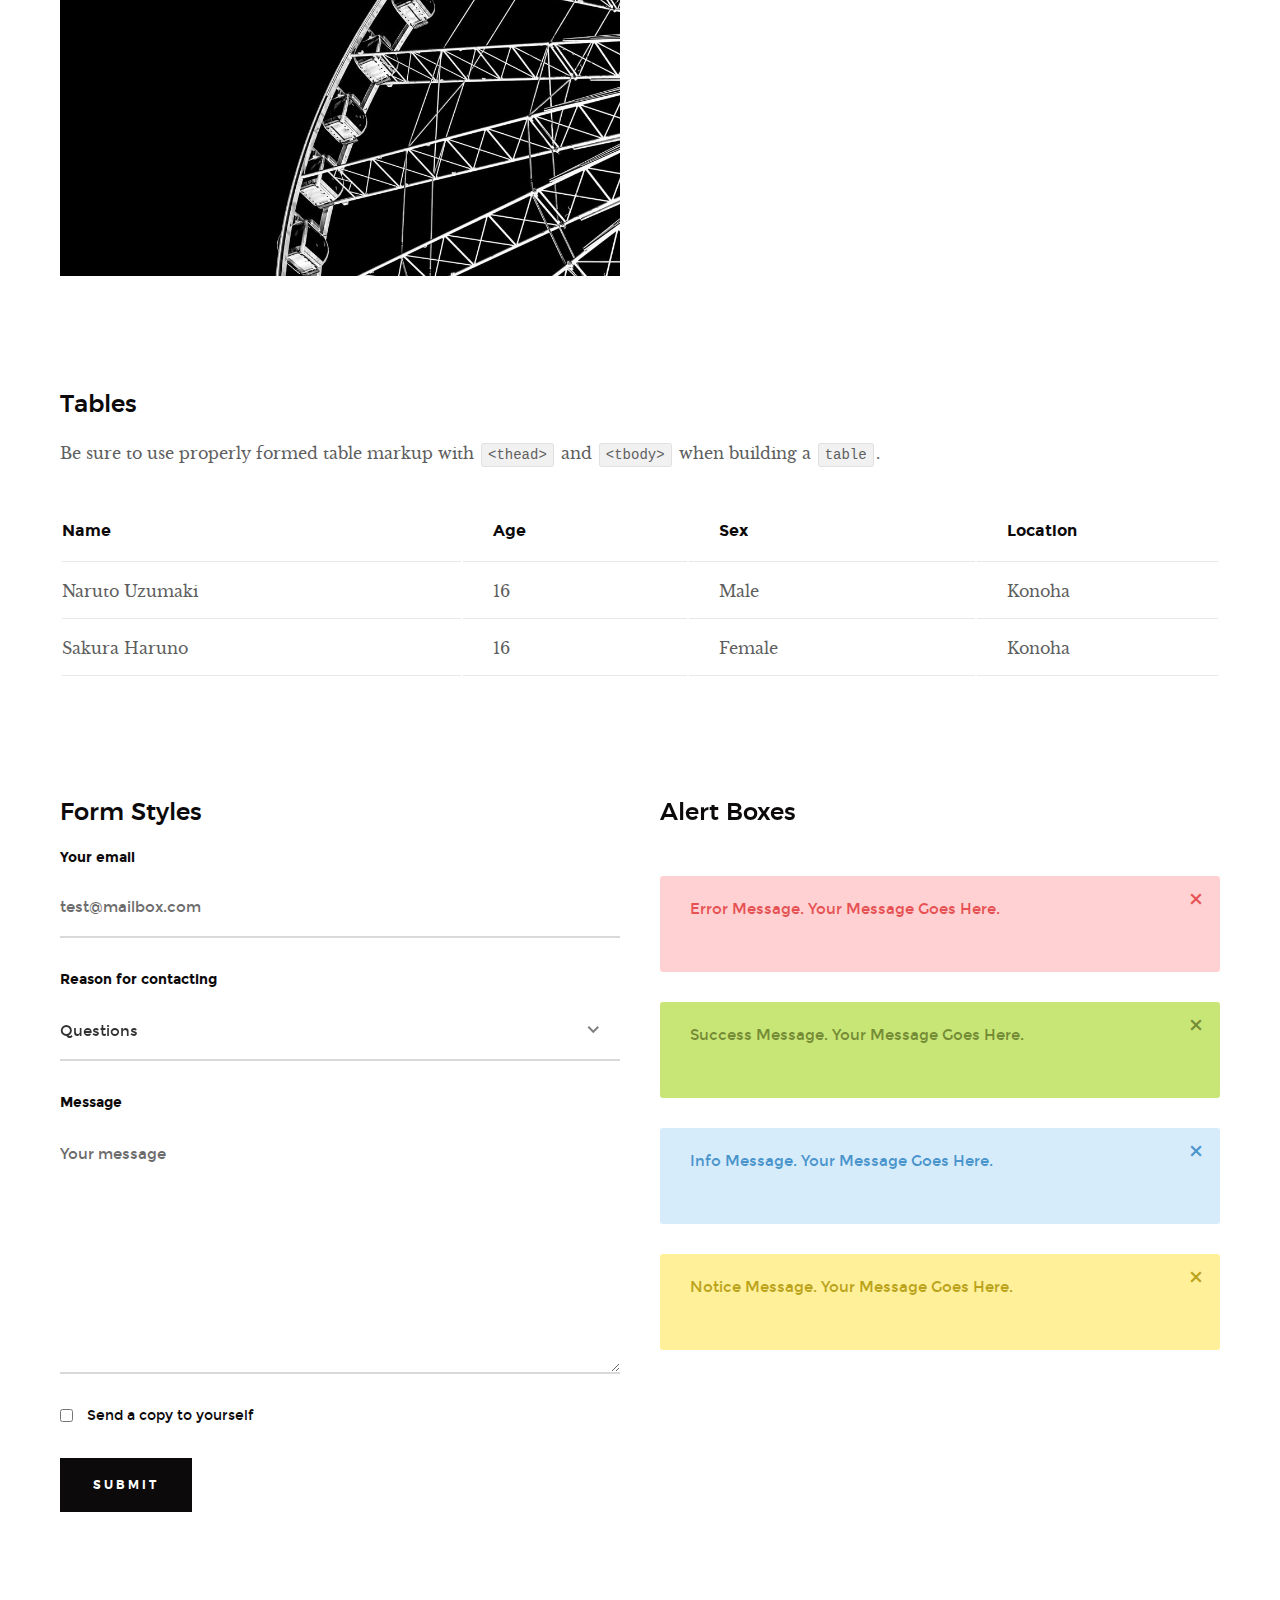
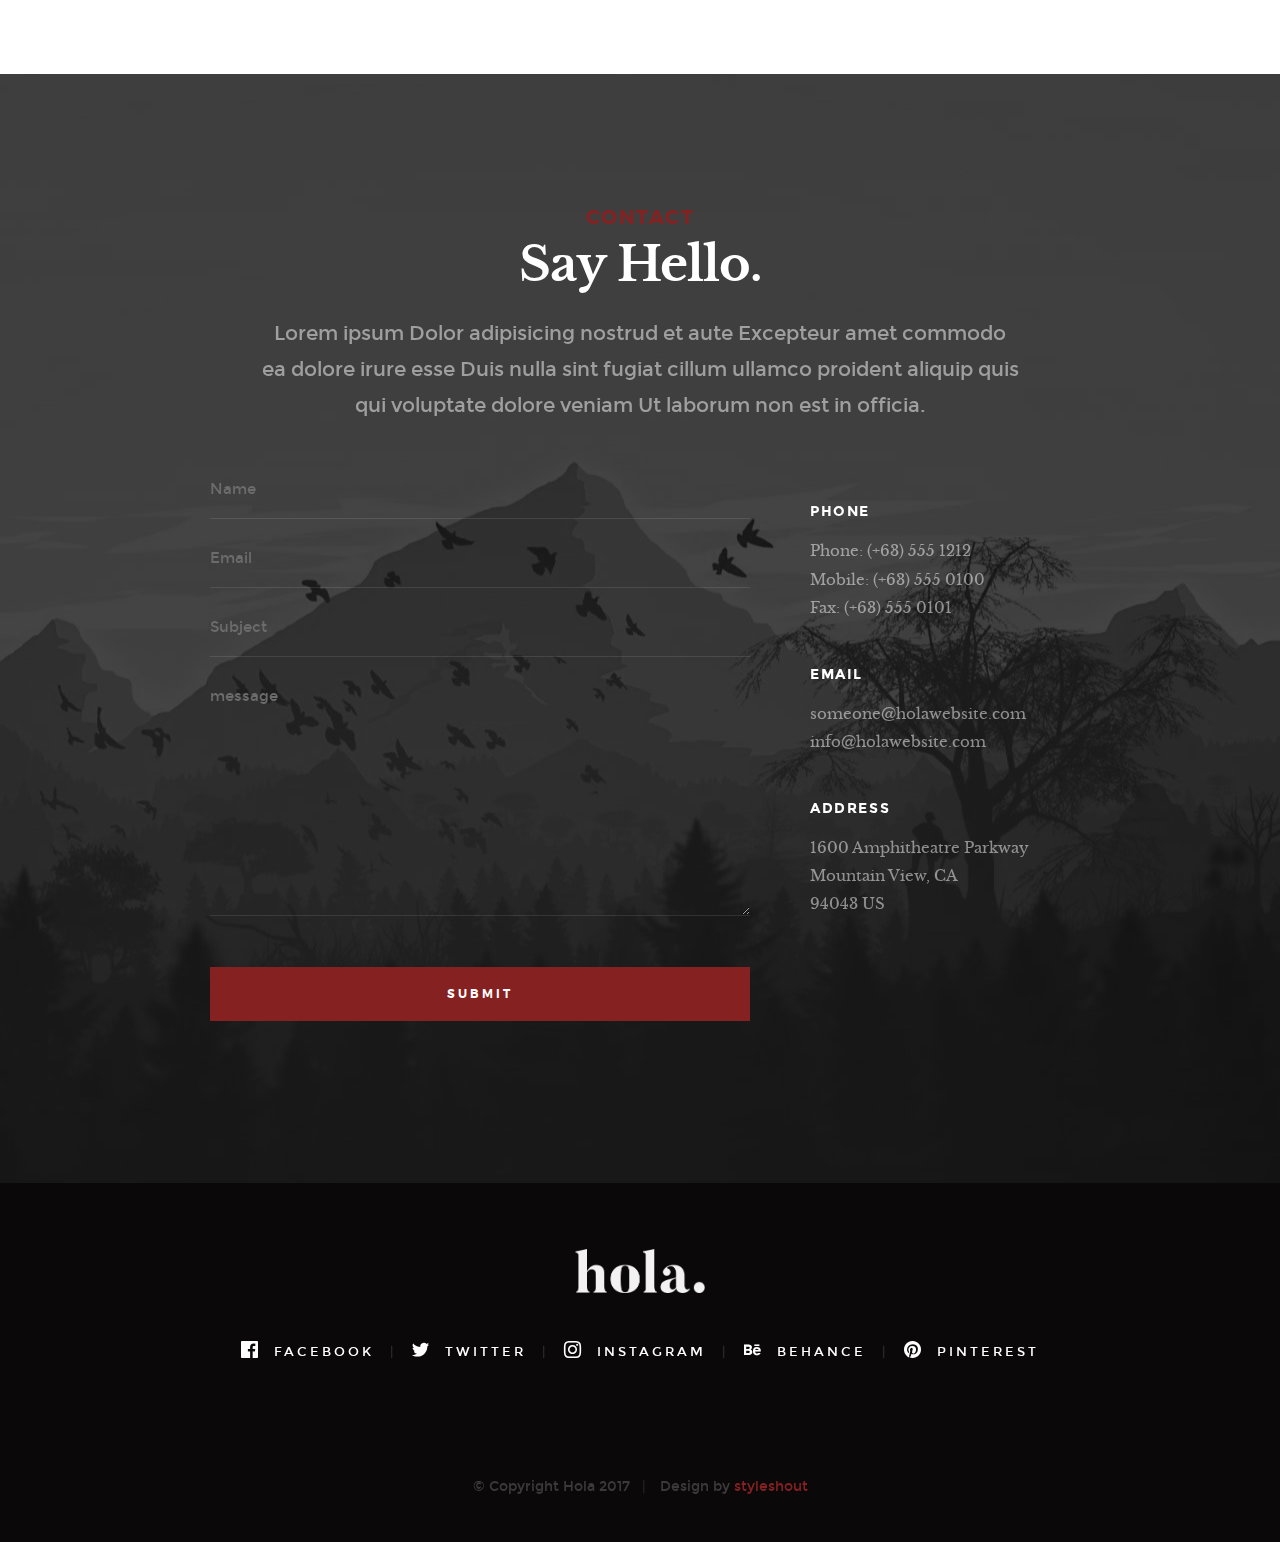
<file: MyPortfolioUdemy/wwwroot/hola-master/styles.html>
<!DOCTYPE html>
<!--[if lt IE 9 ]><html class="no-js oldie" lang="en"> <![endif]-->
<!--[if IE 9 ]><html class="no-js oldie ie9" lang="en"> <![endif]-->
<!--[if (gte IE 9)|!(IE)]><!-->
<html class="no-js" lang="en">
<!--<![endif]-->

<head>

    <!--- basic page needs
   ================================================== -->
    <meta charset="utf-8">
    <title>Style Guide - Hola</title>
    <meta name="description" content="">
    <meta name="author" content="">

    <!-- mobile specific metas
   ================================================== -->
    <meta name="viewport" content="width=device-width, initial-scale=1">

    <!-- CSS
   ================================================== -->
    <link rel="stylesheet" href="css/base.css">
    <link rel="stylesheet" href="css/vendor.css">
    <link rel="stylesheet" href="css/main.css">

    <style type="text/css" media="screen">
        .s-styles { 
             background: white;
              padding-top: 15rem;
              padding-bottom: 12rem;
        }
     </style> 

    <!-- script
   ================================================== -->
    <script src="js/modernizr.js"></script>
    <script src="js/pace.min.js"></script>

    <!-- favicons
	================================================== -->
    <link rel="shortcut icon" href="favicon.ico" type="image/x-icon">
    <link rel="icon" href="favicon.ico" type="image/x-icon">

</head>

<body id="top">

    <!-- header
    ================================================== -->
    <header class="s-header">

        <div class="header-logo">
            <a class="site-logo" href="index.html"><img src="images/logo.png" alt="Homepage"></a>
        </div>

        <nav class="header-nav-wrap">
            <ul class="header-nav">
                <li><a href="index.html#home" title="home">Home</a></li>
                <li><a href="index.html#about" title="about">About</a></li>
                <li><a href="index.html#works" title="works">Works</a></li>
                <li class="current"><a href="blog.html" title="blog">Blog</a></li>
                <li><a href="index.html#contact" title="contact">Contact</a></li>	
            </ul>
        </nav>

        <a class="header-menu-toggle" href="#0"><span>Menu</span></a>

   </header> <!-- end s-header -->


   <!-- home
   ================================================== -->
   <section id="home" class="s-home page-hero target-section" data-parallax="scroll" data-image-src="images/hero-bg-M.jpg" data-natural-width=3000 data-natural-height=2000 data-position-y=center>
    
        <div class="overlay"></div>
        <div class="shadow-overlay"></div>

        <div class="home-content">

            <div class="row home-content__main">

                <h3>Hello There</h3>

                <h1>
                    I am Jonathan Doe. <br>
                    I am a graphic & UI/UX <br>
                    designer based in Somewhere.
                </h1>

                <div class="home-content__buttons">
                    <a href="index.html#works" class="btn btn--stroke">
                        Latest Projects
                    </a>
                    <a href="index.html#about" class="btn btn--stroke">
                        More About Me
                    </a>
                </div>

                <div class="home-content__scroll">
                    <a href="#styles" class="smoothscroll scroll-link">
                        <span>Scroll Down</span>
                    </a>
                </div>

            </div>

        </div> <!-- end home-content -->

        <ul class="home-social">
            <li>
                <a href="#"><i class="im im-facebook" aria-hidden="true"></i><span>Facebook</span></a>
            </li>
            <li>
                <a href="#"><i class="im im-twitter" aria-hidden="true"></i><span>Twiiter</span></a>
            </li>
            <li>
                <a href="#"><i class="im im-instagram" aria-hidden="true"></i><span>Instagram</span></a>
            </li>
            <li>
                <a href="#"><i class="im im-behance" aria-hidden="true"></i><span>Behance</span></a>
            </li>
            <li>
                <a href="#"><i class="im im-pinterest" aria-hidden="true"></i><span>Pinterest</span></a>
            </li>
        </ul> 
        <!-- end home-social -->

    </section> <!-- end s-home -->


    <!-- styles
    ================================================== -->
    <section id="styles" class="s-styles">
    
        <div class="row narrow section-intro add-bottom text-center">

            <div class="col-twelve tab-full">

                <h1>Style Guide.</h1>

                <p class="lead">Lorem ipsum Officia elit ad tempor dolore est ex incididunt incididunt occaecat culpa deserunt sunt labore in cillum ullamco magna in Excepteur consequat in reprehenderit proident mollit incididunt officia commodo.
                Duis ea officia sed dolor pariatur enim dolore dolore quis incididunt nulla exercitation commodo veniam et ea incididunt.</p>

            </div>

        </div>

        <div class="row">

            <div class="col-six tab-full">

                <h3>Paragraph and Image</h3>

                <p><a href="#"><img width="120" height="120" class="pull-left" alt="sample-image" src="images/sample-image.jpg"></a>
                Lorem ipsum dolor sit amet, consectetuer adipiscing elit. Donec libero. Suspendisse bibendum.Cras id urna. Morbi tincidunt, orci ac convallis aliquam, lectus turpis varius lorem, eu posuere nunc justo tempus leo. Donec mattis, purus nec placerat bibendum, dui pede condimentum odio, ac blandit ante orci ut diam. Cras fringilla magna. Phasellus suscipit, leo a pharetra condimentum, lorem tellus eleifend magna, eget fringilla velit magna id neque posuere nunc justo tempus leo. </p>

                <p>
                Lorem ipsum dolor sit amet, consectetuer adipiscing elit. Donec libero. Suspendisse bibendum. Cras id urna. Morbi tincidunt, orci ac convallis aliquam, lectus turpis varius lorem, eu posuere nunc justo tempus leo. Donec mattis, purus nec placerat bibendum, dui pede condimentumodio, ac blandit ante orci ut diam.	
                </p>

                <p>A <a href="#">link</a>,
                <abbr title="this really isn't a very good description">abbrebation</abbr>,
                <strong>strong text</strong>,
                <em>em text</em>,
                <del>deleted text</del>, and
                <mark>this is a mark text.</mark>
                <code>.code</code>
                </p>

            </div>

            <div class="col-six tab-full">

                <h3>Drop Caps</h3>

                <p class="drop-cap">Far far away, behind the word mountains, far from the countries Vokalia and Consonantia,
                there live the blind texts. Separated they live in Bookmarksgrove right at the coast of the
                Semantics, a large language ocean. A small river named Duden flows by their place and supplies it with the necessary regelialia. Morbi tincidunt, orci ac convallis aliquam, lectus turpis varius lorem, eu	posuere nunc justo tempus leo. Donec mattis, purus nec placerat bibendum, dui pede condimentum odio, ac blandit ante orci ut diam. Cras fringilla magna. Phasellus suscipit, leo a pharetra condimentum, lorem tellus eleifend magna, eget fringilla velit magna id neque.
                </p>

                <h3>Small Print</h3>

                <p>Buy one widget, get one free!
                <small>(While supplies last. Offer expires on the vernal equinox. Not valid in Ohio.)</small>
                </p>

            </div>

        </div> <!-- end row -->

        <div class="row">

            <div class="col-six tab-full">

                <h3>Pull Quotes</h3>

                <aside class="pull-quote">
                    <blockquote>
                    <p>It is a paradisematic country, in which roasted parts of
                    sentences fly into your mouth. Even the all-powerful Pointing has no control about the blind
                    texts it is an almost unorthographic life One day however a small line of blind text by the name
                    of Lorem Ipsum decided to leave for the far World of Grammar.</p>
                    </blockquote>
                </aside>

            </div>

            <div class="col-six tab-full">

                <h3>Block Quotes</h3>

                <blockquote cite="http://where-i-got-my-info-from.com">
                <p>Your work is going to fill a large part of your life, and the only way to be truly satisfied is
                to do what you believe is great work. And the only way to do great work is to love what you do.
                If you haven't found it yet, keep looking. Don't settle. As with all matters of the heart, you'll know when you find it.
                </p>
                <cite>
                   <a href="#">Steve Jobs</a>
                </cite>
                </blockquote>

                <blockquote>
                <p>Good design is as little design as possible.</p>
                <cite>Dieter Rams</cite>
                </blockquote>

            </div>

        </div> <!-- end row -->


        <div class="row half-bottom">

            <div class="col-six tab-full">

                <h3>Example Lists</h3>

                <ol>
                    <li>Here is an example</li>
                    <li>of an ordered list.</li>
                    <li>A parent list item.
                            <ul>
                                <li>one</li>
                                <li>two</li>
                                <li>three</li>
                        </ul>
                        </li>
                        <li>A list item.</li>
                    </ol>

                <ul class="disc">
                    <li>Here is an example</li>
                    <li>of an unordered list.</li>
                </ul>

                <h3>Definition Lists</h3>

                <h5>a) Multi-line Definitions (default) </h5>

                <dl>
                    <dt><strong>This is a term</strong></dt>
                        <dd>this is the definition of that term, which both live in a <code>dl</code>.</dd>
                    <dt><strong>Another Term</strong></dt>
                        <dd>And it gets a definition too, which is this line</dd>
                        <dd>This is a 2<sup>nd</sup> definition for a single term. A <code>dt</code> may be followed by multiple <code>dd</code>s.</dd>
                </dl>

            </div>

            <div class="col-six tab-full">

                <h3>Buttons</h3>

                <p>
                    <a class="btn btn--primary full-width" href="#0">Primary Button</a>
                    <a class="btn full-width" href="#0">Default Button</a>
                    <a class="btn btn--stroke full-width" href="#0">Stroke Button</a>
                </p>

                <h3>Skill Bars</h3>
                
                <ul class="skill-bars">
                    <li>
                    <div class="progress percent90"><span>90%</span></div>
                    <strong>HTML5</strong>
                    </li>
                    <li>
                    <div class="progress percent85"><span>85%</span></div>
                    <strong>CSS3</strong>
                    </li>
                    <li>
                    <div class="progress percent70"><span>70%</span></div>
                    <strong>JQuery</strong>
                    </li>
                    <li>
                    <div class="progress percent95"><span>95%</span></div>
                    <strong>PHP</strong>
                    </li>
                    <li>
                    <div class="progress percent75"><span>75%</span></div>
                    <strong>Wordpress</strong>
                    </li>
                    <li>
                    <div class="progress percent90"><span>90%</span></div>
                    <strong>Angular JS</strong>
                    </li>
                </ul>

            </div>

        </div> <!-- end row -->

        <div class="row half-bottom">

            <div class="col-six tab-full">
                    
                <h1>H1 Heading</h1>
                <p>Doloremque dolor voluptas est sequi omnis. Pariatur ut aut. Sed enim tempora qui veniam qui cum vel. 
                Voluptas odit at vitae minima. In assumenda ut. Voluptatem totam impedit accusantium reiciendis excepturi aut qui accusamus praesentium.</p>

                <h2>H2 Heading</h2>
                <p>Doloremque dolor voluptas est sequi omnis. Pariatur ut aut. Sed enim tempora qui veniam qui cum vel. 
                Voluptas odit at vitae minima. In assumenda ut. Voluptatem totam impedit accusantium reiciendis excepturi aut qui accusamus praesentium.</p>

                <h3>H3 Heading</h3>
                <p>Doloremque dolor voluptas est sequi omnis. Pariatur ut aut. Sed enim tempora qui veniam qui cum vel. 
                Voluptas odit at vitae minima. In assumenda ut. Voluptatem totam impedit accusantium reiciendis excepturi aut qui accusamus praesentium.</p>

            </div>

            <div class="col-six tab-full">
                    
                <h4>H4 Heading</h4>
                <p>Doloremque dolor voluptas est sequi omnis. Pariatur ut aut. Sed enim tempora qui veniam qui cum vel. 
                Voluptas odit at vitae minima. In assumenda ut. Voluptatem totam impedit accusantium reiciendis excepturi aut qui accusamus praesentium.</p>

                <h5>H5 Heading</h5>
                <p>Doloremque dolor voluptas est sequi omnis. Pariatur ut aut. Sed enim tempora qui veniam qui cum vel. 
                Voluptas odit at vitae minima. In assumenda ut. Voluptatem totam impedit accusantium reiciendis excepturi aut qui accusamus praesentium.</p>

                <h6>H6 Heading</h6>
                <p>Doloremque dolor voluptas est sequi omnis. Pariatur ut aut. Sed enim tempora qui veniam qui cum vel. 
                Voluptas odit at vitae minima. In assumenda ut. Voluptatem totam impedit accusantium reiciendis excepturi aut qui accusamus praesentium.</p>

            </div>

        </div>


        <div class="row half-bottom">

            <div class="col-twelve">

                    <h3>Stats Tabs</h3>

                <ul class="stats-tabs">
                    <li><a href="#">1,234 <em>Sasuke</em></a></li>
                    <li><a href="#">567 <em>Hinata</em></a></li>
                    <li><a href="#">23,456 <em>Naruto</em></a></li>
                    <li><a href="#">3,456 <em>Kiba</em></a></li>
                    <li><a href="#">456 <em>Shikamaru</em></a></li>
                    <li><a href="#">26 <em>Sakura</em></a></li>
                    </ul>

            </div>

        </div> <!-- end row -->


        <div class="row half-bottom">

            <div class="col-six tab-full">

                <h3>Responsive Image</h3>
                <p><img src="images/wheel-500.jpg" 
                    srcset="images/wheel-1000.jpg 1000w, 
                    images/wheel-500.jpg 500w" 
                    sizes="(max-width: 1000px) 100vw, 1000px" alt=""></p>

            </div>

            <div class="col-six tab-full">

                <h3>Responsive video</h3>

                <div class="video-container">
                <iframe src="http://player.vimeo.com/video/14592941?title=0&amp;byline=0&amp;portrait=0&amp;color=F64B39" width="500" height="281" frameborder="0" webkitallowfullscreen mozallowfullscreen allowfullscreen></iframe> 
                </div>

            </div>
          
        </div> <!-- end row -->


        <div class="row add-bottom">

            <div class="col-twelve">

                <h3>Tables</h3>
                <p>Be sure to use properly formed table markup with <code>&lt;thead&gt;</code> and <code>&lt;tbody&gt;</code> when building a <code>table</code>.</p>

                <div class="table-responsive">

                    <table>
                            <thead>
                            <tr>
                                <th>Name</th>
                                <th>Age</th>
                                <th>Sex</th>
                                <th>Location</th>
                            </tr>
                            </thead>
                            <tbody>
                            <tr>
                                <td>Naruto Uzumaki</td>
                                <td>16</td>
                                <td>Male</td>
                                <td>Konoha</td>
                            </tr>
                            <tr>
                                <td>Sakura Haruno</td>
                                <td>16</td>
                                <td>Female</td>
                                <td>Konoha</td>
                            </tr>
                            </tbody>
                    </table>

                </div>

            </div>
          
        </div> <!-- end row -->
    

        <div class="row">

            <div class="col-six tab-full">

                <h3>Form Styles</h3>

                <form>
                        <div>
                            <label for="sampleInput">Your email</label>
                            <input class="full-width" type="email" placeholder="test@mailbox.com" id="sampleInput">
                    </div>
                    <div>
                            <label for="sampleRecipientInput">Reason for contacting</label>
                            <div class="ss-custom-select">
                                <select class="full-width" id="sampleRecipientInput">
                                    <option value="Option 1">Questions</option>
                                    <option value="Option 2">Report</option>
                                    <option value="Option 3">Others</option>
                                </select>
                            </div>
                    </div>
                    
                        <label for="exampleMessage">Message</label>
                        <textarea class="full-width" placeholder="Your message" id="exampleMessage"></textarea>

                        <label class="add-bottom">
                            <input type="checkbox">
                            <span class="label-text">Send a copy to yourself</span>
                        </label>
                    
                        <input class="btn--primary" type="submit" value="Submit">

                </form>

            </div>

            <div class="col-six tab-full">

                <h3>Alert Boxes</h3>

                <br>
                
                <div class="alert-box alert-box--error hideit">
                    <p>Error Message. Your Message Goes Here.</p>
                    <i class="im im-x-mark alert-box__close"></i>
                </div><!-- /error -->
                        
                <div class="alert-box alert-box--success hideit">
                    <p>Success Message. Your Message Goes Here.</p>
                    <i class="im im-x-mark alert-box__close"></i>
                </div><!-- /success -->
                        
                <div class="alert-box alert-box--info hideit">
                    <p>Info Message. Your Message Goes Here.</p>
                    <i class="im im-x-mark alert-box__close"></i>
                </div><!-- /info -->
                        
                <div class="alert-box alert-box--notice hideit">
                    <p>Notice Message. Your Message Goes Here.</p>
                    <i class="im im-x-mark alert-box__close"></i>
                </div><!-- /notice -->
            
            </div>

        </div> <!-- end row -->

    </section> <!-- end styles -->


    <!-- s-contact
    ================================================== -->
    <section id="contact" class="s-contact target-section">

        <div class="overlay"></div>

        <div class="row narrow section-intro">
            <div class="col-full">
                <h3>Contact</h3>
                <h1>Say Hello.</h1>
                
                <p class="lead">Lorem ipsum Dolor adipisicing nostrud et aute Excepteur amet commodo ea dolore irure esse Duis nulla sint fugiat cillum ullamco proident aliquip quis qui voluptate dolore veniam Ut laborum non est in officia.</p>
            </div>
        </div>

        <div class="row contact__main">
            <div class="col-eight tab-full contact__form">
                <form name="contactForm" id="contactForm" method="post" action="">
                    <fieldset>
    
                    <div class="form-field">
                        <input name="contactName" type="text" id="contactName" placeholder="Name" value="" minlength="2" required="" aria-required="true" class="full-width">
                    </div>
                    <div class="form-field">
                        <input name="contactEmail" type="email" id="contactEmail" placeholder="Email" value="" required="" aria-required="true" class="full-width">
                    </div>
                    <div class="form-field">
                        <input name="contactSubject" type="text" id="contactSubject" placeholder="Subject" value="" class="full-width">
                    </div>                       
                    <div class="form-field">
                            <textarea name="contactMessage" id="contactMessage" placeholder="message" rows="10" cols="50" required="" aria-required="true" class="full-width"></textarea>
                        </div>                      
                    <div class="form-field">
                        <button class="full-width btn--primary">Submit</button>
                        <div class="submit-loader">
                            <div class="text-loader">Sending...</div>
                            <div class="s-loader">
                                <div class="bounce1"></div>
                                <div class="bounce2"></div>
                                <div class="bounce3"></div>
                            </div>
                        </div>
                    </div>
    
                    </fieldset>
                </form>

                <!-- contact-warning -->
                <div class="message-warning">
                        Something went wrong. Please try again.
                </div> 
            
                <!-- contact-success -->
                <div class="message-success">
                        Your message was sent, thank you!<br>
                </div>
                        
            </div>
            <div class="col-four tab-full contact__infos">
                <h4 class="h06">Phone</h4>
                <p>Phone: (+63) 555 1212<br>
                Mobile: (+63) 555 0100<br>
                Fax: (+63) 555 0101
                </p>

                <h4 class="h06">Email</h4>
                <p>someone@holawebsite.com<br>
                info@holawebsite.com
                </p>

                <h4 class="h06">Address</h4>
                <p>
                1600 Amphitheatre Parkway<br>
                Mountain View, CA<br>
                94043 US
                </p>
            </div>

        </div>

    </section> <!-- end s-contact -->


    <!-- footer
    ================================================== -->
    <footer>
            <div class="row">
                <div class="col-full">
    
                    <div class="footer-logo">
                        <a class="footer-site-logo" href="#0"><img src="images/logo.png" alt="Homepage"></a>
                    </div>
    
                    <ul class="footer-social">
                        <li><a href="#0">
                            <i class="im im-facebook" aria-hidden="true"></i>
                            <span>Facebook</span>
                        </a></li>
                        <li><a href="#0">
                            <i class="im im-twitter" aria-hidden="true"></i>
                            <span>Twitter</span>
                        </a></li>
                        <li><a href="#0">
                            <i class="im im-instagram" aria-hidden="true"></i>
                            <span>Instagram</span>
                        </a></li>
                        <li><a href="#0">
                            <i class="im im-behance" aria-hidden="true"></i>
                            <span>Behance</span>
                        </a></li>
                        <li><a href="#0">
                            <i class="im im-pinterest" aria-hidden="true"></i>
                            <span>Pinterest</span>
                        </a></li>
                    </ul>
                        
                </div>
            </div>
    
            <div class="row footer-bottom">
    
                <div class="col-twelve">
                    <div class="copyright">
                        <span>© Copyright Hola 2017</span> 
                        <span>Design by <a href="https://www.styleshout.com/">styleshout</a></span>	
                    </div>
    
                    <div class="go-top">
                    <a class="smoothscroll" title="Back to Top" href="#top"><i class="im im-arrow-up" aria-hidden="true"></i></a>
                    </div>
                </div>
    
            </div> <!-- end footer-bottom -->
    
        </footer> <!-- end footer -->
    
    
        <div id="preloader"> 
            <div id="loader"></div>
        </div>
    
    
        <!-- Java Script
        ================================================== -->
        <script src="js/jquery-3.2.1.min.js"></script>
        <script src="js/plugins.js"></script>
        <script src="js/main.js"></script>

</body>

</html>
</file>
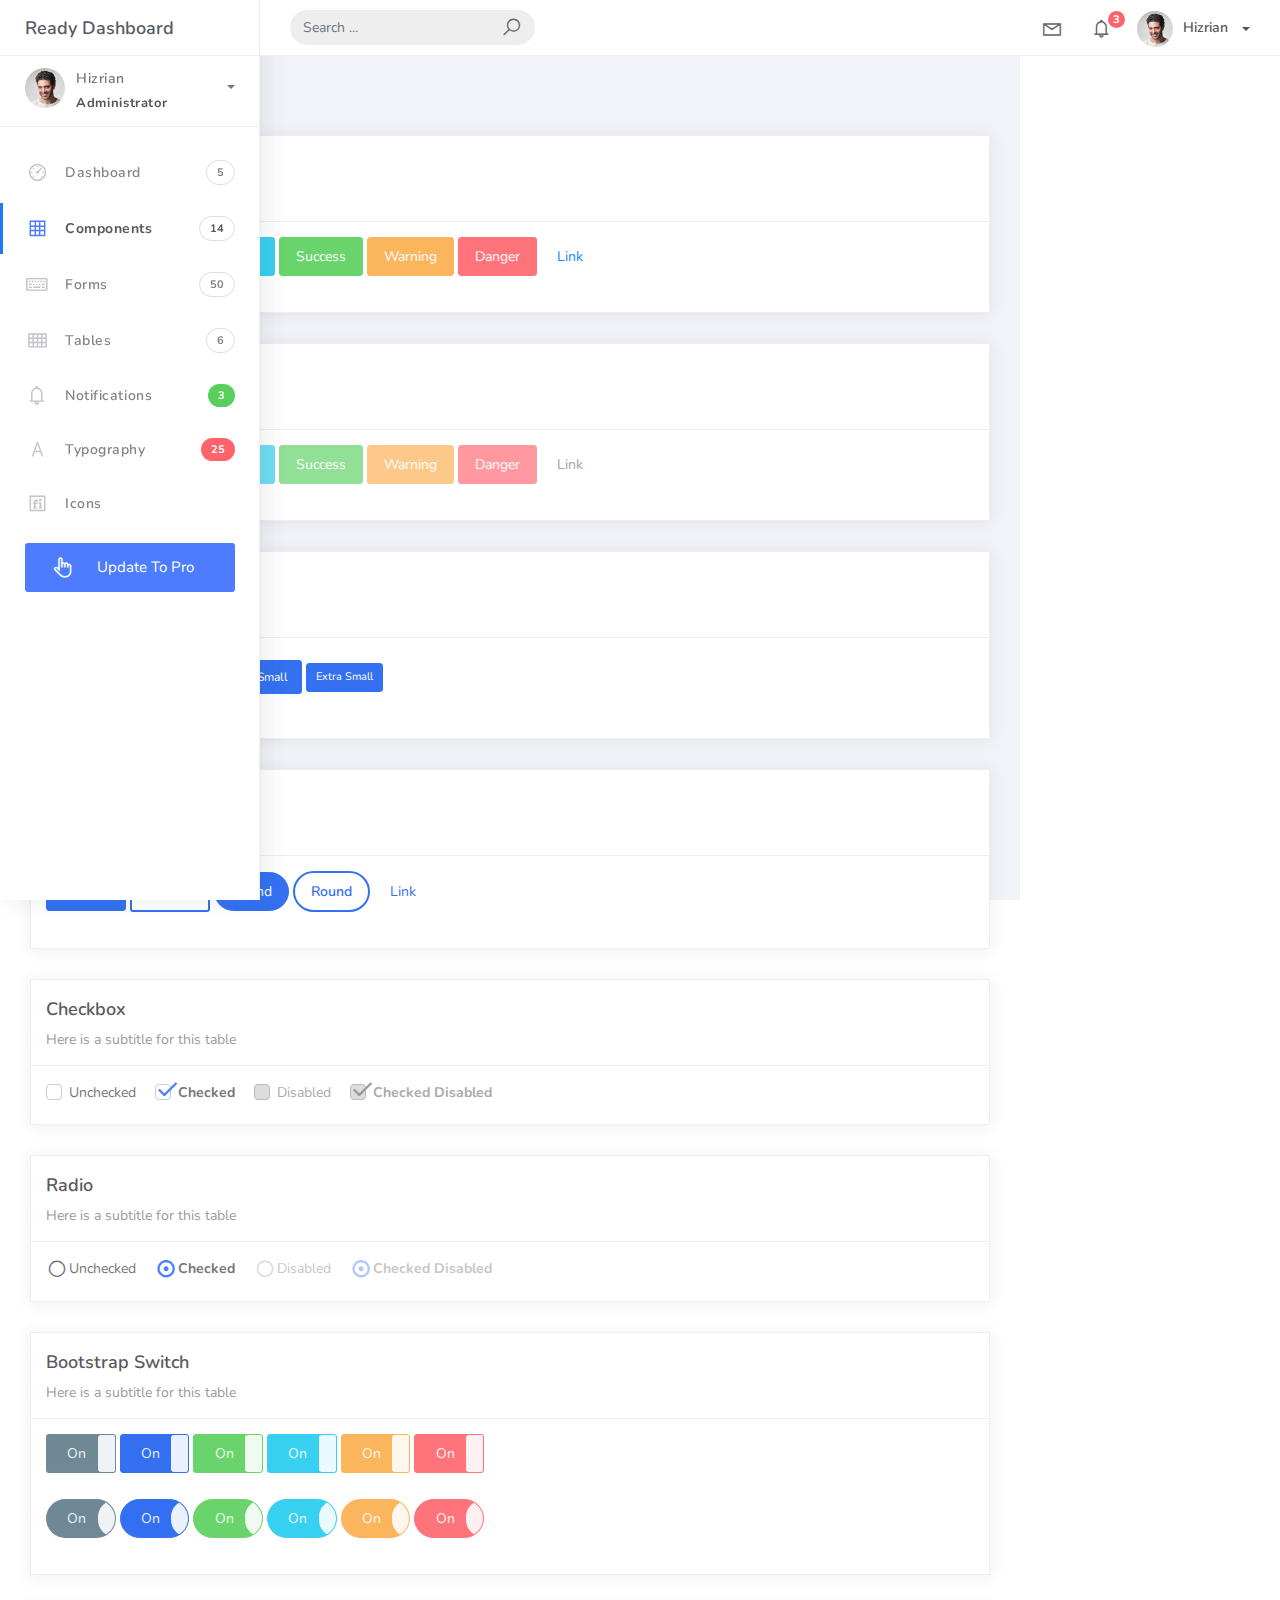
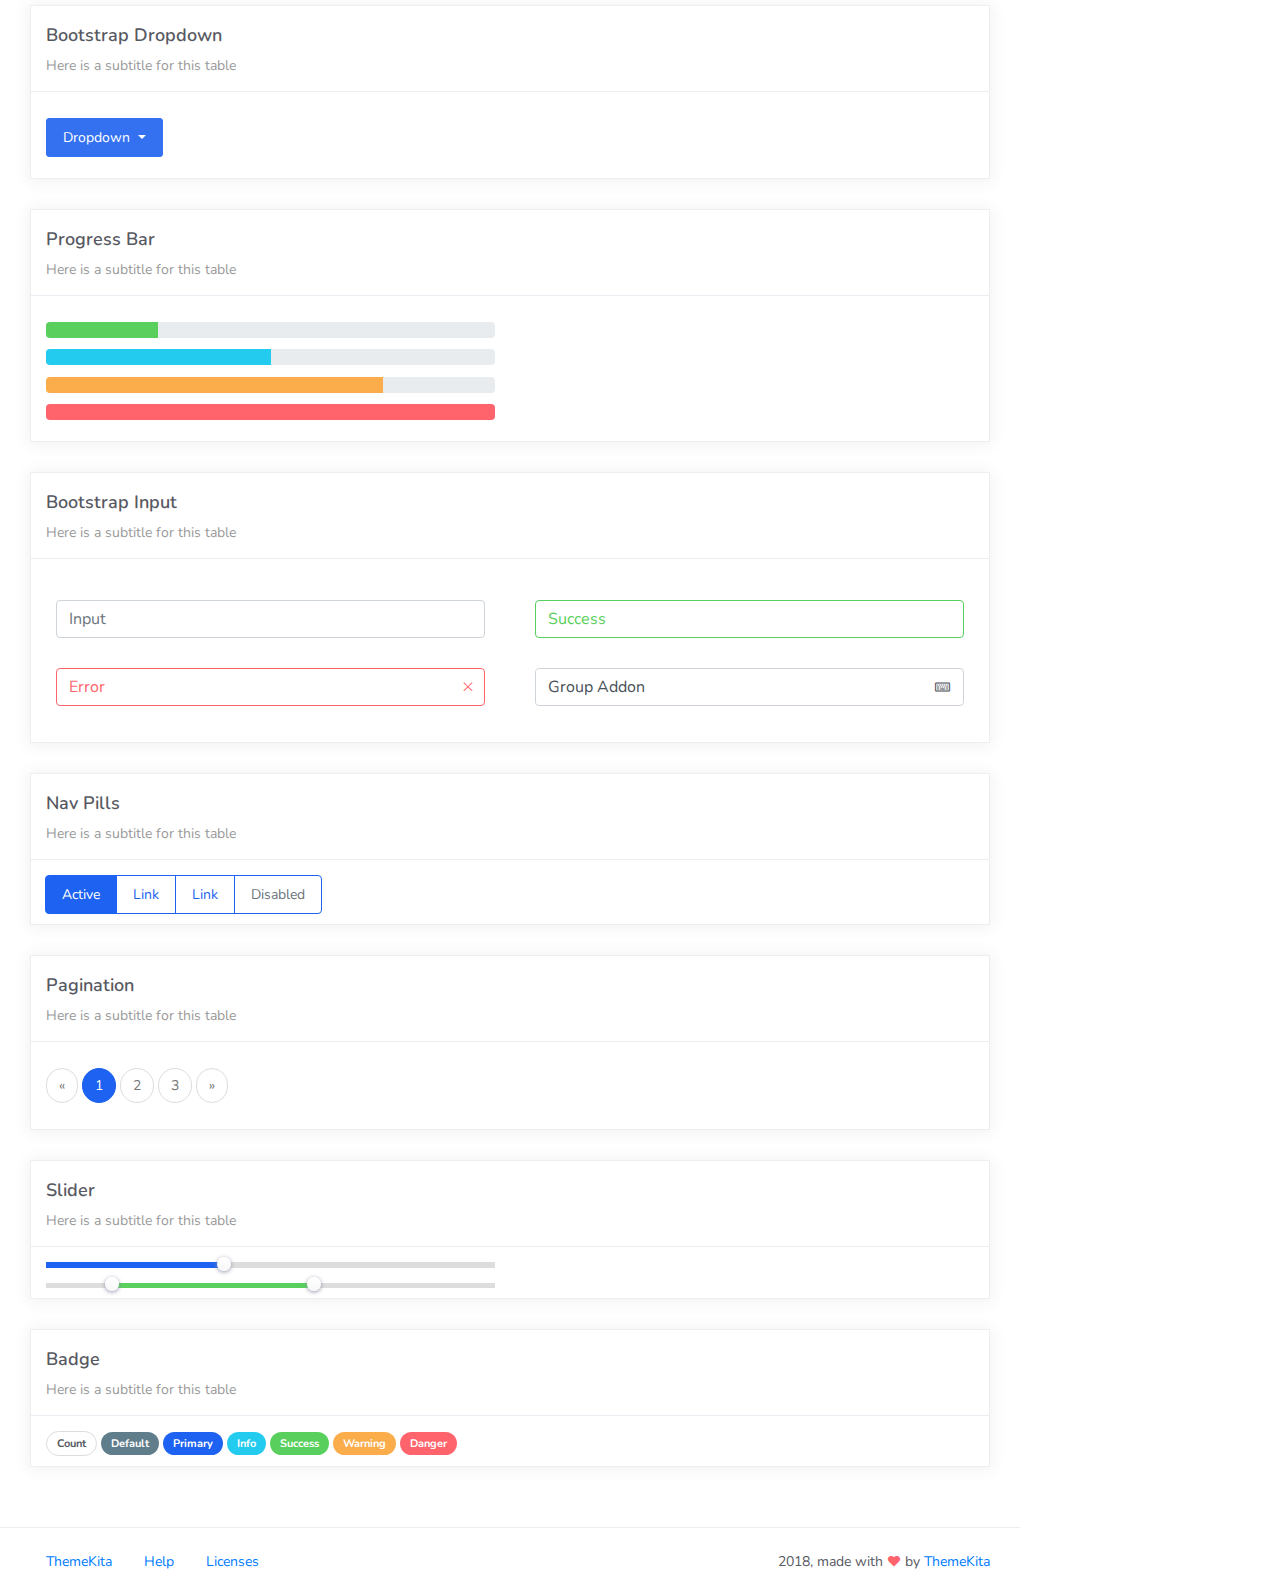
<file: MyPortfolioUdemy/wwwroot/Ready-Bootstrap-Dashboard-master/components.html>
<!DOCTYPE html>
<html>
<head>
	<meta http-equiv="X-UA-Compatible" content="IE=edge,chrome=1" />
	<title>Components - Ready Bootstrap Dashboard</title>
	<meta content='width=device-width, initial-scale=1.0, maximum-scale=1.0, user-scalable=0, shrink-to-fit=no' name='viewport' />
	<link rel="stylesheet" href="assets/css/bootstrap.min.css">
	<link rel="stylesheet" href="https://fonts.googleapis.com/css?family=Nunito:200,200i,300,300i,400,400i,600,600i,700,700i,800,800i,900,900i">
	<link rel="stylesheet" href="assets/css/ready.css">
	<link rel="stylesheet" href="assets/css/demo.css">
</head>
<body>
	<div class="wrapper">
		<div class="main-header">
			<div class="logo-header">
				<a href="index.html" class="logo">
					Ready Dashboard
				</a>
				<button class="navbar-toggler sidenav-toggler ml-auto" type="button" data-toggle="collapse" data-target="collapse" aria-controls="sidebar" aria-expanded="false" aria-label="Toggle navigation">
					<span class="navbar-toggler-icon"></span>
				</button>
				<button class="topbar-toggler more"><i class="la la-ellipsis-v"></i></button>
			</div>
			<nav class="navbar navbar-header navbar-expand-lg">
				<div class="container-fluid">
					
					<form class="navbar-left navbar-form nav-search mr-md-3" action="">
						<div class="input-group">
							<input type="text" placeholder="Search ..." class="form-control">
							<div class="input-group-append">
								<span class="input-group-text">
									<i class="la la-search search-icon"></i>
								</span>
							</div>
						</div>
					</form>
					<ul class="navbar-nav topbar-nav ml-md-auto align-items-center">
						<li class="nav-item dropdown hidden-caret">
							<a class="nav-link dropdown-toggle" href="#" id="navbarDropdown" role="button" data-toggle="dropdown" aria-haspopup="true" aria-expanded="false">
								<i class="la la-envelope"></i>
							</a>
							<div class="dropdown-menu" aria-labelledby="navbarDropdown">
								<a class="dropdown-item" href="#">Action</a>
								<a class="dropdown-item" href="#">Another action</a>
								<div class="dropdown-divider"></div>
								<a class="dropdown-item" href="#">Something else here</a>
							</div>
						</li>
						<li class="nav-item dropdown hidden-caret">
							<a class="nav-link dropdown-toggle" href="#" id="navbarDropdown" role="button" data-toggle="dropdown" aria-haspopup="true" aria-expanded="false">
								<i class="la la-bell"></i>
								<span class="notification">3</span>
							</a>
							<ul class="dropdown-menu notif-box" aria-labelledby="navbarDropdown">
								<li>
									<div class="dropdown-title">You have 4 new notification</div>
								</li>
								<li>
									<div class="notif-center">
										<a href="#">
											<div class="notif-icon notif-primary"> <i class="la la-user-plus"></i> </div>
											<div class="notif-content">
												<span class="block">
													New user registered
												</span>
												<span class="time">5 minutes ago</span> 
											</div>
										</a>
										<a href="#">
											<div class="notif-icon notif-success"> <i class="la la-comment"></i> </div>
											<div class="notif-content">
												<span class="block">
													Rahmad commented on Admin
												</span>
												<span class="time">12 minutes ago</span> 
											</div>
										</a>
										<a href="#">
											<div class="notif-img"> 
												<img src="assets/img/profile2.jpg" alt="Img Profile">
											</div>
											<div class="notif-content">
												<span class="block">
													Reza send messages to you
												</span>
												<span class="time">12 minutes ago</span> 
											</div>
										</a>
										<a href="#">
											<div class="notif-icon notif-danger"> <i class="la la-heart"></i> </div>
											<div class="notif-content">
												<span class="block">
													Farrah liked Admin
												</span>
												<span class="time">17 minutes ago</span> 
											</div>
										</a>
									</div>
								</li>
								<li>
									<a class="see-all" href="javascript:void(0);"> <strong>See all notifications</strong> <i class="la la-angle-right"></i> </a>
								</li>
							</ul>
						</li>
						<li class="nav-item dropdown">
							<a class="dropdown-toggle profile-pic" data-toggle="dropdown" href="#" aria-expanded="false"> <img src="assets/img/profile.jpg" alt="user-img" width="36" class="img-circle"><span >Hizrian</span></span> </a>
							<ul class="dropdown-menu dropdown-user">
								<li>
									<div class="user-box">
										<div class="u-img"><img src="assets/img/profile.jpg" alt="user"></div>
										<div class="u-text">
											<h4>Hizrian</h4>
											<p class="text-muted">hello@themekita.com</p><a href="profile.html" class="btn btn-rounded btn-danger btn-sm">View Profile</a></div>
										</div>
									</li>
									<div class="dropdown-divider"></div>
									<a class="dropdown-item" href="#"><i class="ti-user"></i> My Profile</a>
									<a class="dropdown-item" href="#"></i> My Balance</a>
									<a class="dropdown-item" href="#"><i class="ti-email"></i> Inbox</a>
									<div class="dropdown-divider"></div>
									<a class="dropdown-item" href="#"><i class="ti-settings"></i> Account Setting</a>
									<div class="dropdown-divider"></div>
									<a class="dropdown-item" href="#"><i class="fa fa-power-off"></i> Logout</a>
								</ul>
								<!-- /.dropdown-user -->
							</li>
						</ul>
					</div>
				</nav>
			</div>
			<div class="sidebar">
				<div class="scrollbar-inner sidebar-wrapper">
					<div class="user">
						<div class="photo">
							<img src="assets/img/profile.jpg">
						</div>
						<div class="info">
							<a class="" data-toggle="collapse" href="#collapseExample" aria-expanded="true">
								<span>
									Hizrian
									<span class="user-level">Administrator</span>
									<span class="caret"></span>
								</span>
							</a>
							<div class="clearfix"></div>

							<div class="collapse in" id="collapseExample" aria-expanded="true" style="">
								<ul class="nav">
									<li>
										<a href="#profile">
											<span class="link-collapse">My Profile</span>
										</a>
									</li>
									<li>
										<a href="#edit">
											<span class="link-collapse">Edit Profile</span>
										</a>
									</li>
									<li>
										<a href="#settings">
											<span class="link-collapse">Settings</span>
										</a>
									</li>
								</ul>
							</div>
						</div>
					</div>
					<ul class="nav">
						<li class="nav-item">
							<a href="index.html">
								<i class="la la-dashboard"></i>
								<p>Dashboard</p>
								<span class="badge badge-count">5</span>
							</a>
						</li>
						<li class="nav-item active">
							<a href="components.html">
								<i class="la la-table"></i>
								<p>Components</p>
								<span class="badge badge-count">14</span>
							</a>
						</li>
						<li class="nav-item">
							<a href="forms.html">
								<i class="la la-keyboard-o"></i>
								<p>Forms</p>
								<span class="badge badge-count">50</span>
							</a>
						</li>
						<li class="nav-item">
							<a href="tables.html">
								<i class="la la-th"></i>
								<p>Tables</p>
								<span class="badge badge-count">6</span>
							</a>
						</li>
						<li class="nav-item">
							<a href="notifications.html">
								<i class="la la-bell"></i>
								<p>Notifications</p>
								<span class="badge badge-success">3</span>
							</a>
						</li>
						<li class="nav-item">
							<a href="typography.html">
								<i class="la la-font"></i>
								<p>Typography</p>
								<span class="badge badge-danger">25</span>
							</a>
						</li>
						<li class="nav-item">
							<a href="icons.html">
								<i class="la la-fonticons"></i>
								<p>Icons</p>
							</a>
						</li>
						<li class="nav-item update-pro">
							<button  data-toggle="modal" data-target="#modalUpdate">
								<i class="la la-hand-pointer-o"></i>
								<p>Update To Pro</p>
							</button>
						</li>
					</ul>
				</div>
			</div>
			<div class="main-panel">
				<div class="content">
					<div class="container-fluid">
						<h4 class="page-title">Component</h4>
						<div class="row">
							<div class="col-md-12">
								<div class="card">
									<div class="card-header">
										<h4 class="card-title">Button Original</h4>
										<p class="card-category">Here is a subtitle for this table</p>
									</div>
									<div class="card-body">
										<p class="demo">
											<button class="btn btn-default">Default</button>

											<button class="btn btn-primary">Primary</button>

											<button class="btn btn-info">Info</button>

											<button class="btn btn-success">Success</button>

											<button class="btn btn-warning">Warning</button>

											<button class="btn btn-danger">Danger</button>

											<button class="btn btn-link">Link</button>
										</p>
									</div>
								</div>
							</div>
							<div class="col-md-12">
								<div class="card">
									<div class="card-header">
										<h4 class="card-title">Disabled Button</h4>
										<p class="card-category">Here is a subtitle for this table</p>
									</div>
									<div class="card-body">
										<p class="demo">
											<button class="btn btn-default" disabled="disabled">Default</button>

											<button class="btn btn-primary" disabled="disabled">Primary</button>

											<button class="btn btn-info" disabled="disabled">Info</button>

											<button class="btn btn-success" disabled="disabled">Success</button>

											<button class="btn btn-warning" disabled="disabled">Warning</button>

											<button class="btn btn-danger" disabled="disabled">Danger</button>

											<button class="btn btn-link" disabled>Link</button>
										</p>
									</div>
								</div>
							</div>
							<div class="col-md-12">
								<div class="card">
									<div class="card-header">
										<h4 class="card-title">Button Size</h4>
										<p class="card-category">Here is a subtitle for this table</p>
									</div>
									<div class="card-body">
										<p class="demo">
											<button class="btn btn-primary btn-lg">Large</button>

											<button class="btn btn-primary">Normal</button>

											<button class="btn btn-primary btn-sm">Small</button>

											<button class="btn btn-primary btn-xs">Extra Small</button>
										</p>
									</div>
								</div>
							</div>
							<div class="col-md-12">
								<div class="card">
									<div class="card-header">
										<h4 class="card-title">Button Type</h4>
										<p class="card-category">Here is a subtitle for this table</p>
									</div>
									<div class="card-body">
										<p class="demo">
											<button class="btn btn-primary">Normal</button>
											<button class="btn btn-primary btn-border">Border</button>

											<button class="btn btn-primary btn-round">Round</button>

											<button class="btn btn-primary btn-border btn-round">Round</button>

											<button class="btn btn-primary btn-link">Link</button>
										</p>
									</div>
								</div>
							</div>
							<div class="col-md-12">
								<div class="card">
									<div class="card-header">
										<h4 class="card-title">Checkbox</h4>
										<p class="card-category">Here is a subtitle for this table</p>
									</div>
									<div class="card-body">
										<p class="demo">
											<label class="form-check-label">
												<input class="form-check-input" type="checkbox" value="">
												<span class="form-check-sign">Unchecked</span>
											</label>

											<label class="form-check-label">
												<input class="form-check-input" type="checkbox" value="" checked>
												<span class="form-check-sign">Checked</span>
											</label>

											<label class="form-check-label">
												<input class="form-check-input" type="checkbox" value="" disabled>
												<span class="form-check-sign">Disabled</span>
											</label>

											<label class="form-check-label">
												<input class="form-check-input" type="checkbox" value="" checked disabled>
												<span class="form-check-sign">Checked Disabled</span>
											</label>
										</p>
									</div>
								</div>
							</div>
							<div class="col-md-12">
								<div class="card">
									<div class="card-header">
										<h4 class="card-title">Radio</h4>
										<p class="card-category">Here is a subtitle for this table</p>
									</div>
									<div class="card-body">
										<p class="demo">
											<label class="form-radio-label">
												<input class="form-radio-input" type="radio" name="optionsRadios" value="">
												<span class="form-radio-sign">Unchecked</span>
											</label>
											<label class="form-radio-label">
												<input class="form-radio-input" type="radio" name="optionsRadios" value="" checked>
												<span class="form-radio-sign">Checked</span>
											</label>
											<label class="form-radio-label">
												<input class="form-radio-input" type="radio" value="" disabled>
												<span class="form-radio-sign">Disabled</span>
											</label>
											<label class="form-radio-label">
												<input class="form-radio-input" type="radio" value="" checked disabled>
												<span class="form-radio-sign">Checked Disabled</span>
											</label>
										</p>
									</div>
								</div>
							</div>
							<div class="col-md-12">
								<div class="card">
									<div class="card-header">
										<h4 class="card-title">Bootstrap Switch</h4>
										<p class="card-category">Here is a subtitle for this table</p>
									</div>
									<div class="card-body">
										<p class="demo">
											<input type="checkbox" checked data-toggle="toggle" data-onstyle="default">
											<input type="checkbox" checked data-toggle="toggle" data-onstyle="primary">
											<input type="checkbox" checked data-toggle="toggle" data-onstyle="success">
											<input type="checkbox" checked data-toggle="toggle" data-onstyle="info">
											<input type="checkbox" checked data-toggle="toggle" data-onstyle="warning">
											<input type="checkbox" checked data-toggle="toggle" data-onstyle="danger">
										</p>
										<p class="demo">
											<input type="checkbox" checked data-toggle="toggle" data-onstyle="default" data-style="btn-round">
											<input type="checkbox" checked data-toggle="toggle" data-onstyle="primary" data-style="btn-round">
											<input type="checkbox" checked data-toggle="toggle" data-onstyle="success" data-style="btn-round">
											<input type="checkbox" checked data-toggle="toggle" data-onstyle="info" data-style="btn-round">
											<input type="checkbox" checked data-toggle="toggle" data-onstyle="warning" data-style="btn-round">
											<input type="checkbox" checked data-toggle="toggle" data-onstyle="danger" data-style="btn-round">
										</p>
									</div>
								</div>
							</div>
							<div class="col-md-12">
								<div class="card">
									<div class="card-header">
										<h4 class="card-title">Bootstrap Dropdown</h4>
										<p class="card-category">Here is a subtitle for this table</p>
									</div>
									<div class="card-body">
										<p class="demo">
											<div class="dropdown">

												<button class="btn btn-primary dropdown-toggle" type="button" id="dropdownMenu1" data-toggle="dropdown">

													Dropdown

												</button>

												<ul class="dropdown-menu" role="menu" aria-labelledby="dropdownMenu">

													<a class="dropdown-item" href="#">Action</a>
													<a class="dropdown-item" href="#">Another action</a>
													<div class="dropdown-divider"></div>
													<a class="dropdown-item" href="#">Something else here</a>

												</ul>

											</div>
										</p>
									</div>
								</div>
							</div>
							<div class="col-md-12">
								<div class="card">
									<div class="card-header">
										<h4 class="card-title">Progress Bar</h4>
										<p class="card-category">Here is a subtitle for this table</p>
									</div>
									<div class="card-body">
										<div class="row">
											<div class="col-md-6">
												<p class="demo">
													<div class="progress">
														<div class="progress-bar bg-success" role="progressbar" style="width: 25%" aria-valuenow="25" aria-valuemin="0" aria-valuemax="100"></div>
													</div>
												</p>
												<p class="demo">
													<div class="progress">
														<div class="progress-bar bg-info" role="progressbar" style="width: 50%" aria-valuenow="50" aria-valuemin="0" aria-valuemax="100"></div>
													</div>
												</p>
												<p class="demo">
													<div class="progress">
														<div class="progress-bar bg-warning" role="progressbar" style="width: 75%" aria-valuenow="75" aria-valuemin="0" aria-valuemax="100"></div>
													</div>
												</p>
												<p class="demo">
													<div class="progress">
														<div class="progress-bar bg-danger" role="progressbar" style="width: 100%" aria-valuenow="100" aria-valuemin="0" aria-valuemax="100"></div>
													</div>
												</p>
											</div>
										</div>
									</div>
								</div>
							</div>
							<div class="col-md-12">
								<div class="card">
									<div class="card-header">
										<h4 class="card-title">Bootstrap Input</h4>
										<p class="card-category">Here is a subtitle for this table</p>
									</div>
									<div class="card-body">
										<p class="demo">
											<div class="row">
												<div class="col-md-6">
													<div class="form-group">

														<input type="text" value="" placeholder="Input" class="form-control" />

													</div>
												</div>

												<div class="col-md-6">
													<div class="form-group has-success">

														<input type="text" value="Success" class="form-control" />

													</div>
												</div>

												<div class="col-md-6">
													<div class="form-group has-error has-feedback">

														<input type="text" value="Error" class="form-control" />

														<span class="la la-times form-control-feedback"></span>

													</div>
												</div>

												<div class="col-md-6">
													<div class="form-group">
														<div class="input-group has-icon">

															<input type="text" value="Group Addon" class="form-control">

															<div class="input-group-append">
																<span class="input-group-text input-group-icon"><i class="la la-keyboard-o"></i></span>
															</div>
														</div>
													</div>
												</div>
											</div>
										</p>
									</div>
								</div>
							</div>
							<div class="col-md-12">
								<div class="card">
									<div class="card-header">
										<h4 class="card-title">Nav Pills</h4>
										<p class="card-category">Here is a subtitle for this table</p>
									</div>
									<div class="card-body">
										<ul class="nav nav-pills nav-primary">
											<li class="nav-item">
												<a class="nav-link active" href="#">Active</a>
											</li>
											<li class="nav-item">
												<a class="nav-link" href="#">Link</a>
											</li>
											<li class="nav-item">
												<a class="nav-link" href="#">Link</a>
											</li>
											<li class="nav-item">
												<a class="nav-link disabled" href="#">Disabled</a>
											</li>
										</ul>
									</div>
								</div>
							</div>
							<div class="col-md-12">
								<div class="card">
									<div class="card-header">
										<h4 class="card-title">Pagination</h4>
										<p class="card-category">Here is a subtitle for this table</p>
									</div>
									<div class="card-body">
										<p class="demo">
											<ul class="pagination pg-primary">
												<li class="page-item">
													<a class="page-link" href="#" aria-label="Previous">
														<span aria-hidden="true">&laquo;</span>
														<span class="sr-only">Previous</span>
													</a>
												</li>
												<li class="page-item active"><a class="page-link" href="#">1</a></li>
												<li class="page-item"><a class="page-link" href="#">2</a></li>
												<li class="page-item"><a class="page-link" href="#">3</a></li>
												<li class="page-item">
													<a class="page-link" href="#" aria-label="Next">
														<span aria-hidden="true">&raquo;</span>
														<span class="sr-only">Next</span>
													</a>
												</li>
											</ul>
										</p>
									</div>
								</div>
							</div>
							<div class="col-md-12">
								<div class="card">
									<div class="card-header">
										<h4 class="card-title">Slider</h4>
										<p class="card-category">Here is a subtitle for this table</p>
									</div>
									<div class="card-body">
										<div class="demo">
											<div class="row">
												<div class="col-md-6">
													<div id="slider" class="slider-primary"></div>

													<div id="slider-range" class="slider-success"></div>
												</div>
											</div>
										</div>
									</div>
								</div>
							</div>
							<div class="col-md-12">
								<div class="card">
									<div class="card-header">
										<h4 class="card-title">Badge</h4>
										<p class="card-category">Here is a subtitle for this table</p>
									</div>
									<div class="card-body">
										<span class="badge badge-count">Count</span>
										<span class="badge badge-default">Default</span>
										<span class="badge badge-primary">Primary</span>
										<span class="badge badge-info">Info</span>
										<span class="badge badge-success">Success</span>
										<span class="badge badge-warning">Warning</span>
										<span class="badge badge-danger">Danger</span>
									</div>
								</div>
							</div>
						</div>
					</div>
				</div>
				<footer class="footer">
					<div class="container-fluid">
						<nav class="pull-left">
							<ul class="nav">
								<li class="nav-item">
									<a class="nav-link" href="http://www.themekita.com">
										ThemeKita
									</a>
								</li>
								<li class="nav-item">
									<a class="nav-link" href="#">
										Help
									</a>
								</li>
								<li class="nav-item">
									<a class="nav-link" href="https://themewagon.com/license/#free-item">
										Licenses
									</a>
								</li>
							</ul>
						</nav>
						<div class="copyright ml-auto">
							2018, made with <i class="la la-heart heart text-danger"></i> by <a href="http://www.themekita.com">ThemeKita</a>
						</div>				
					</div>
				</footer>
			</div>
		</div>
	</div>
	<!-- Modal -->
	<div class="modal fade" id="modalUpdate" tabindex="-1" role="dialog" aria-labelledby="modalUpdatePro" aria-hidden="true">
		<div class="modal-dialog modal-dialog-centered" role="document">
			<div class="modal-content">
				<div class="modal-header bg-primary">
					<h6 class="modal-title"><i class="la la-frown-o"></i> Under Development</h6>
					<button type="button" class="close" data-dismiss="modal" aria-label="Close">
						<span aria-hidden="true">&times;</span>
					</button>
				</div>
				<div class="modal-body text-center">									
					<p>Currently the pro version of the <b>Ready Dashboard</b> Bootstrap is in progress development</p>
					<p>
					<b>We'll let you know when it's done</b></p>
				</div>
				<div class="modal-footer">
					<button type="button" class="btn btn-secondary" data-dismiss="modal">Close</button>
				</div>
			</div>
		</div>
	</div>
</body>
<script src="assets/js/core/jquery.3.2.1.min.js"></script>
<script src="assets/js/plugin/jquery-ui-1.12.1.custom/jquery-ui.min.js"></script>
<script src="assets/js/core/popper.min.js"></script>
<script src="assets/js/core/bootstrap.min.js"></script>
<script src="assets/js/plugin/chartist/chartist.min.js"></script>
<script src="assets/js/plugin/chartist/plugin/chartist-plugin-tooltip.min.js"></script>
<script src="assets/js/plugin/bootstrap-notify/bootstrap-notify.min.js"></script>
<script src="assets/js/plugin/bootstrap-toggle/bootstrap-toggle.min.js"></script>
<script src="assets/js/plugin/jquery-mapael/jquery.mapael.min.js"></script>
<script src="assets/js/plugin/jquery-mapael/maps/world_countries.min.js"></script>
<script src="assets/js/plugin/chart-circle/circles.min.js"></script>
<script src="assets/js/plugin/jquery-scrollbar/jquery.scrollbar.min.js"></script>
<script src="assets/js/ready.min.js"></script>
<script>
	$( function() {
		$( "#slider" ).slider({
			range: "min",
			max: 100,
			value: 40,
		});
		$( "#slider-range" ).slider({
			range: true,
			min: 0,
			max: 500,
			values: [ 75, 300 ]
		});
	} );
</script>
</html>
</file>
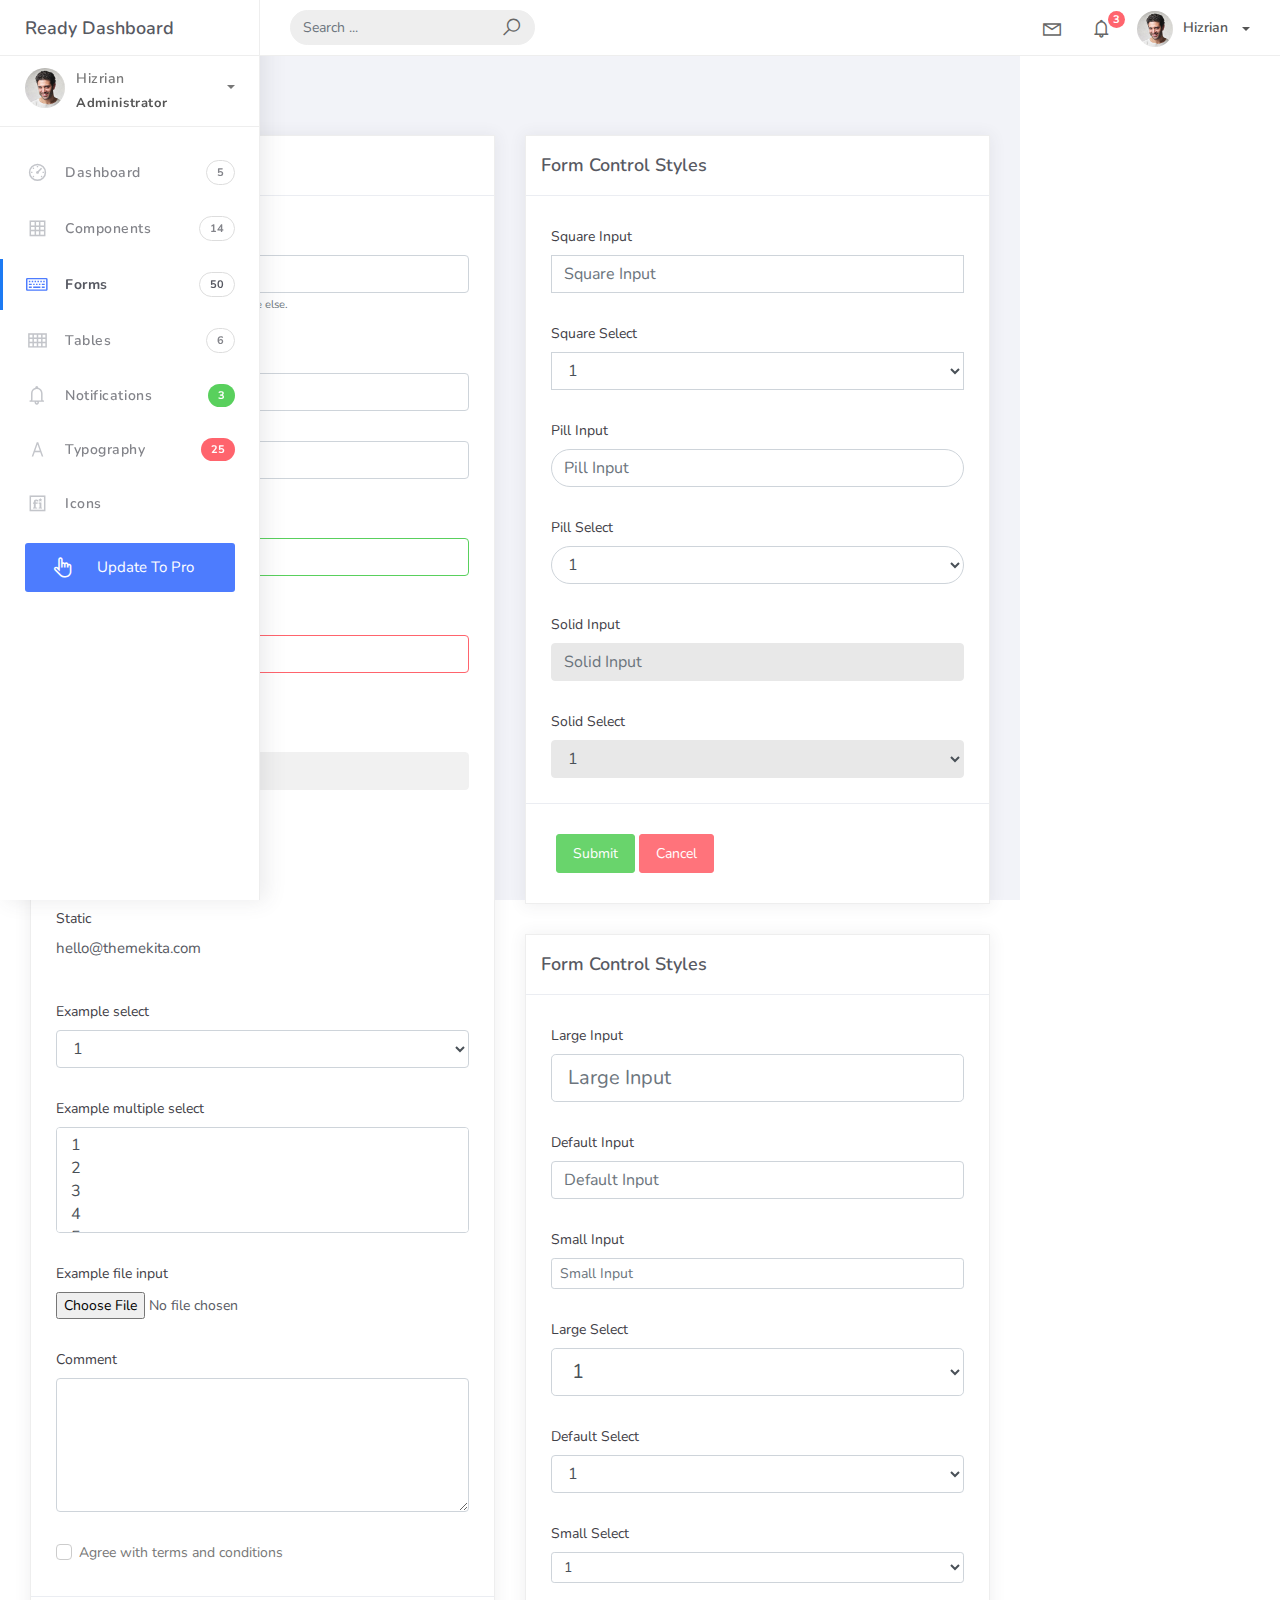
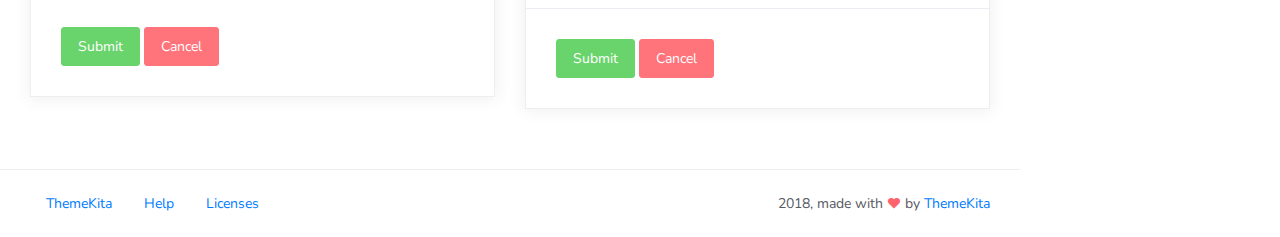
<file: MyPortfolioUdemy/wwwroot/Ready-Bootstrap-Dashboard-master/forms.html>
<!DOCTYPE html>
<html>
<head>
	<meta http-equiv="X-UA-Compatible" content="IE=edge,chrome=1" />
	<title>Forms - Ready Bootstrap Dashboard</title>
	<meta content='width=device-width, initial-scale=1.0, maximum-scale=1.0, user-scalable=0, shrink-to-fit=no' name='viewport' />
	<link rel="stylesheet" href="assets/css/bootstrap.min.css">
	<link rel="stylesheet" href="https://fonts.googleapis.com/css?family=Nunito:200,200i,300,300i,400,400i,600,600i,700,700i,800,800i,900,900i">
	<link rel="stylesheet" href="assets/css/ready.css">
	<link rel="stylesheet" href="assets/css/demo.css">
</head>
<body>
	<div class="wrapper">
		<div class="main-header">
			<div class="logo-header">
				<a href="index.html" class="logo">
					Ready Dashboard
				</a>
				<button class="navbar-toggler sidenav-toggler ml-auto" type="button" data-toggle="collapse" data-target="collapse" aria-controls="sidebar" aria-expanded="false" aria-label="Toggle navigation">
					<span class="navbar-toggler-icon"></span>
				</button>
				<button class="topbar-toggler more"><i class="la la-ellipsis-v"></i></button>
			</div>
			<nav class="navbar navbar-header navbar-expand-lg">
				<div class="container-fluid">
					
					<form class="navbar-left navbar-form nav-search mr-md-3" action="">
						<div class="input-group">
							<input type="text" placeholder="Search ..." class="form-control">
							<div class="input-group-append">
								<span class="input-group-text">
									<i class="la la-search search-icon"></i>
								</span>
							</div>
						</div>
					</form>
					<ul class="navbar-nav topbar-nav ml-md-auto align-items-center">
						<li class="nav-item dropdown hidden-caret">
							<a class="nav-link dropdown-toggle" href="#" id="navbarDropdown" role="button" data-toggle="dropdown" aria-haspopup="true" aria-expanded="false">
								<i class="la la-envelope"></i>
							</a>
							<div class="dropdown-menu" aria-labelledby="navbarDropdown">
								<a class="dropdown-item" href="#">Action</a>
								<a class="dropdown-item" href="#">Another action</a>
								<div class="dropdown-divider"></div>
								<a class="dropdown-item" href="#">Something else here</a>
							</div>
						</li>
						<li class="nav-item dropdown hidden-caret">
							<a class="nav-link dropdown-toggle" href="#" id="navbarDropdown" role="button" data-toggle="dropdown" aria-haspopup="true" aria-expanded="false">
								<i class="la la-bell"></i>
								<span class="notification">3</span>
							</a>
							<ul class="dropdown-menu notif-box" aria-labelledby="navbarDropdown">
								<li>
									<div class="dropdown-title">You have 4 new notification</div>
								</li>
								<li>
									<div class="notif-center">
										<a href="#">
											<div class="notif-icon notif-primary"> <i class="la la-user-plus"></i> </div>
											<div class="notif-content">
												<span class="block">
													New user registered
												</span>
												<span class="time">5 minutes ago</span> 
											</div>
										</a>
										<a href="#">
											<div class="notif-icon notif-success"> <i class="la la-comment"></i> </div>
											<div class="notif-content">
												<span class="block">
													Rahmad commented on Admin
												</span>
												<span class="time">12 minutes ago</span> 
											</div>
										</a>
										<a href="#">
											<div class="notif-img"> 
												<img src="assets/img/profile2.jpg" alt="Img Profile">
											</div>
											<div class="notif-content">
												<span class="block">
													Reza send messages to you
												</span>
												<span class="time">12 minutes ago</span> 
											</div>
										</a>
										<a href="#">
											<div class="notif-icon notif-danger"> <i class="la la-heart"></i> </div>
											<div class="notif-content">
												<span class="block">
													Farrah liked Admin
												</span>
												<span class="time">17 minutes ago</span> 
											</div>
										</a>
									</div>
								</li>
								<li>
									<a class="see-all" href="javascript:void(0);"> <strong>See all notifications</strong> <i class="la la-angle-right"></i> </a>
								</li>
							</ul>
						</li>
						<li class="nav-item dropdown">
							<a class="dropdown-toggle profile-pic" data-toggle="dropdown" href="#" aria-expanded="false"> <img src="assets/img/profile.jpg" alt="user-img" width="36" class="img-circle"><span >Hizrian</span></span> </a>
							<ul class="dropdown-menu dropdown-user">
								<li>
									<div class="user-box">
										<div class="u-img"><img src="assets/img/profile.jpg" alt="user"></div>
										<div class="u-text">
											<h4>Hizrian</h4>
											<p class="text-muted">hello@themekita.com</p><a href="profile.html" class="btn btn-rounded btn-danger btn-sm">View Profile</a></div>
										</div>
									</li>
									<div class="dropdown-divider"></div>
									<a class="dropdown-item" href="#"><i class="ti-user"></i> My Profile</a>
									<a class="dropdown-item" href="#"></i> My Balance</a>
									<a class="dropdown-item" href="#"><i class="ti-email"></i> Inbox</a>
									<div class="dropdown-divider"></div>
									<a class="dropdown-item" href="#"><i class="ti-settings"></i> Account Setting</a>
									<div class="dropdown-divider"></div>
									<a class="dropdown-item" href="#"><i class="fa fa-power-off"></i> Logout</a>
								</ul>
								<!-- /.dropdown-user -->
							</li>
						</ul>
					</div>
				</nav>
			</div>
			<div class="sidebar">
				<div class="scrollbar-inner sidebar-wrapper">
					<div class="user">
						<div class="photo">
							<img src="assets/img/profile.jpg">
						</div>
						<div class="info">
							<a class="" data-toggle="collapse" href="#collapseExample" aria-expanded="true">
								<span>
									Hizrian
									<span class="user-level">Administrator</span>
									<span class="caret"></span>
								</span>
							</a>
							<div class="clearfix"></div>

							<div class="collapse in" id="collapseExample" aria-expanded="true" style="">
								<ul class="nav">
									<li>
										<a href="#profile">
											<span class="link-collapse">My Profile</span>
										</a>
									</li>
									<li>
										<a href="#edit">
											<span class="link-collapse">Edit Profile</span>
										</a>
									</li>
									<li>
										<a href="#settings">
											<span class="link-collapse">Settings</span>
										</a>
									</li>
								</ul>
							</div>
						</div>
					</div>
					<ul class="nav">
						<li class="nav-item">
							<a href="index.html">
								<i class="la la-dashboard"></i>
								<p>Dashboard</p>
								<span class="badge badge-count">5</span>
							</a>
						</li>
						<li class="nav-item">
							<a href="components.html">
								<i class="la la-table"></i>
								<p>Components</p>
								<span class="badge badge-count">14</span>
							</a>
						</li>
						<li class="nav-item active">
							<a href="forms.html">
								<i class="la la-keyboard-o"></i>
								<p>Forms</p>
								<span class="badge badge-count">50</span>
							</a>
						</li>
						<li class="nav-item">
							<a href="tables.html">
								<i class="la la-th"></i>
								<p>Tables</p>
								<span class="badge badge-count">6</span>
							</a>
						</li>
						<li class="nav-item">
							<a href="notifications.html">
								<i class="la la-bell"></i>
								<p>Notifications</p>
								<span class="badge badge-success">3</span>
							</a>
						</li>
						<li class="nav-item">
							<a href="typography.html">
								<i class="la la-font"></i>
								<p>Typography</p>
								<span class="badge badge-danger">25</span>
							</a>
						</li>
						<li class="nav-item">
							<a href="icons.html">
								<i class="la la-fonticons"></i>
								<p>Icons</p>
							</a>
						</li>
						<li class="nav-item update-pro">
							<button  data-toggle="modal" data-target="#modalUpdate">
								<i class="la la-hand-pointer-o"></i>
								<p>Update To Pro</p>
							</button>
						</li>
					</ul>
				</div>
			</div>
			<div class="main-panel">
				<div class="content">
					<div class="container-fluid">
						<h4 class="page-title">Forms</h4>
						<div class="row">
							<div class="col-md-6">
								<div class="card">
									<div class="card-header">
										<div class="card-title">Base Form Control</div>
									</div>
									<div class="card-body">
										<div class="form-group">
											<label for="email">Email Address</label>
											<input type="email" class="form-control" id="email" placeholder="Enter Email">
											<small id="emailHelp" class="form-text text-muted">We'll never share your email with anyone else.</small>
										</div>
										<div class="form-group">
											<label for="password">Password</label>
											<input type="password" class="form-control" id="password" placeholder="Password">
										</div>
										<div class="form-group form-inline">
											<label for="inlineinput" class="col-md-3 col-form-label">Inline Input</label>
											<div class="col-md-9 p-0">
												<input type="text" class="form-control input-full" id="inlineinput" placeholder="Enter Input">
											</div>
										</div>
										<div class="form-group has-success">
											<label for="successInput">Success Input</label>
											<input type="text" id="successInput" value="Success" class="form-control">
										</div>
										<div class="form-group has-error has-feedback">
											<label for="errorInput">Error Input</label>
											<input type="text" id="errorInput" value="Error" class="form-control">
											<small id="emailHelp" class="form-text text-muted">Please provide a valid informations.</small>
										</div>
										<div class="form-group">
											<label for="disableinput">Disable Input</label>
											<input type="text" class="form-control" id="disableinput" placeholder="Enter Input" disabled>
										</div>
										<div class="form-check">
											<label>Gender</label><br/>
											<label class="form-radio-label">
												<input class="form-radio-input" type="radio" name="optionsRadios" value=""  checked="">
												<span class="form-radio-sign">Male</span>
											</label>
											<label class="form-radio-label ml-3">
												<input class="form-radio-input" type="radio" name="optionsRadios" value="">
												<span class="form-radio-sign">Female</span>
											</label>
										</div>
										<div class="form-group">
											<label class="control-label">
												Static
											</label> <!----> <p class="form-control-static">hello@themekita.com</p> <!---->  <!----></div>
											<div class="form-group">
												<label for="exampleFormControlSelect1">Example select</label>
												<select class="form-control" id="exampleFormControlSelect1">
													<option>1</option>
													<option>2</option>
													<option>3</option>
													<option>4</option>
													<option>5</option>
												</select>
											</div>
											<div class="form-group">
												<label for="exampleFormControlSelect2">Example multiple select</label>
												<select multiple class="form-control" id="exampleFormControlSelect2">
													<option>1</option>
													<option>2</option>
													<option>3</option>
													<option>4</option>
													<option>5</option>
												</select>
											</div>
											<div class="form-group">
												<label for="exampleFormControlFile1">Example file input</label>
												<input type="file" class="form-control-file" id="exampleFormControlFile1">
											</div>
											<div class="form-group">
												<label for="comment">Comment</label>
												<textarea class="form-control" id="comment" rows="5">

												</textarea>
											</div>
											<div class="form-check">
												<label class="form-check-label">
													<input class="form-check-input" type="checkbox" value="">
													<span class="form-check-sign">Agree with terms and conditions</span>
												</label>
											</div>
										</div>
										<div class="card-action">
											<button class="btn btn-success">Submit</button>
											<button class="btn btn-danger">Cancel</button>
										</div>
									</div>
								</div>
								<div class="col-md-6">
									<div class="card">
										<div class="card-header">
											<div class="card-title">Form Control Styles</div>
										</div>
										<div class="card-body">
											<div class="form-group">
												<label for="squareInput">Square Input</label>
												<input type="text" class="form-control input-square" id="squareInput" placeholder="Square Input">
											</div>
											<div class="form-group">
												<label for="squareSelect">Square Select</label>
												<select class="form-control input-square" id="squareSelect">
													<option>1</option>
													<option>2</option>
													<option>3</option>
													<option>4</option>
													<option>5</option>
												</select>
											</div>
											<div class="form-group">
												<label for="pillInput">Pill Input</label>
												<input type="text" class="form-control input-pill" id="pillInput" placeholder="Pill Input">
											</div>
											<div class="form-group">
												<label for="pillSelect">Pill Select</label>
												<select class="form-control input-pill" id="pillSelect">
													<option>1</option>
													<option>2</option>
													<option>3</option>
													<option>4</option>
													<option>5</option>
												</select>
											</div>
											<div class="form-group">
												<label for="solidInput">Solid Input</label>
												<input type="text" class="form-control input-solid" id="solidInput" placeholder="Solid Input">
											</div>
											<div class="form-group">
												<label for="solidSelect">Solid Select</label>
												<select class="form-control input-solid" id="solidSelect">
													<option>1</option>
													<option>2</option>
													<option>3</option>
													<option>4</option>
													<option>5</option>
												</select>
											</div>											
										</div>
										<div class="card-action">
											<button class="btn btn-success">Submit</button>
											<button class="btn btn-danger">Cancel</button>
										</div>
									</div>
									<div class="card">
										<div class="card-header">
											<div class="card-title">Form Control Styles</div>
										</div>
										<div class="card-body">
											<div class="form-group">
												<label for="largeInput">Large Input</label>
												<input type="text" class="form-control form-control-lg" id="largeInput" placeholder="Large Input">
											</div>
											<div class="form-group">
												<label for="largeInput">Default Input</label>
												<input type="text" class="form-control form-control" id="defaultInput" placeholder="Default Input">
											</div>
											<div class="form-group">
												<label for="smallInput">Small Input</label>
												<input type="text" class="form-control form-control-sm" id="smallInput" placeholder="Small Input">
											</div>
											<div class="form-group">
												<label for="largeSelect">Large Select</label>
												<select class="form-control form-control-lg" id="largeSelect">
													<option>1</option>
													<option>2</option>
													<option>3</option>
													<option>4</option>
													<option>5</option>
												</select>
											</div>
											<div class="form-group">
												<label for="defaultSelect">Default Select</label>
												<select class="form-control form-control" id="defaultSelect">
													<option>1</option>
													<option>2</option>
													<option>3</option>
													<option>4</option>
													<option>5</option>
												</select>
											</div>
											<div class="form-group">
												<label for="smallSelect">Small Select</label>
												<select class="form-control form-control-sm" id="smallSelect">
													<option>1</option>
													<option>2</option>
													<option>3</option>
													<option>4</option>
													<option>5</option>
												</select>
											</div>
										</div>
										<div class="card-action">
											<button class="btn btn-success">Submit</button>
											<button class="btn btn-danger">Cancel</button>
										</div>
									</div>
								</div>
							</div>
						</div>
					</div>
					<footer class="footer">
						<div class="container-fluid">
							<nav class="pull-left">
								<ul class="nav">
									<li class="nav-item">
										<a class="nav-link" href="http://www.themekita.com">
											ThemeKita
										</a>
									</li>
									<li class="nav-item">
										<a class="nav-link" href="#">
											Help
										</a>
									</li>
									<li class="nav-item">
										<a class="nav-link" href="#">
											Licenses
										</a>
									</li>
								</ul>
							</nav>
							<div class="copyright ml-auto">
								2018, made with <i class="la la-heart heart text-danger"></i> by <a href="http://www.themekita.com">ThemeKita</a>
							</div>				
						</div>
					</footer>
				</div>
			</div>
		</div>
	</div>
	<!-- Modal -->
	<div class="modal fade" id="modalUpdate" tabindex="-1" role="dialog" aria-labelledby="modalUpdatePro" aria-hidden="true">
		<div class="modal-dialog modal-dialog-centered" role="document">
			<div class="modal-content">
				<div class="modal-header bg-primary">
					<h6 class="modal-title"><i class="la la-frown-o"></i> Under Development</h6>
					<button type="button" class="close" data-dismiss="modal" aria-label="Close">
						<span aria-hidden="true">&times;</span>
					</button>
				</div>
				<div class="modal-body text-center">									
					<p>Currently the pro version of the <b>Ready Dashboard</b> Bootstrap is in progress development</p>
					<p>
					<b>We'll let you know when it's done</b></p>
				</div>
				<div class="modal-footer">
					<button type="button" class="btn btn-secondary" data-dismiss="modal">Close</button>
				</div>
			</div>
		</div>
	</div>
</body>
<script src="assets/js/core/jquery.3.2.1.min.js"></script>
<script src="assets/js/plugin/jquery-ui-1.12.1.custom/jquery-ui.min.js"></script>
<script src="assets/js/core/popper.min.js"></script>
<script src="assets/js/core/bootstrap.min.js"></script>
<script src="assets/js/plugin/chartist/chartist.min.js"></script>
<script src="assets/js/plugin/chartist/plugin/chartist-plugin-tooltip.min.js"></script>
<script src="assets/js/plugin/bootstrap-notify/bootstrap-notify.min.js"></script>
<script src="assets/js/plugin/bootstrap-toggle/bootstrap-toggle.min.js"></script>
<script src="assets/js/plugin/jquery-mapael/jquery.mapael.min.js"></script>
<script src="assets/js/plugin/jquery-mapael/maps/world_countries.min.js"></script>
<script src="assets/js/plugin/chart-circle/circles.min.js"></script>
<script src="assets/js/plugin/jquery-scrollbar/jquery.scrollbar.min.js"></script>
<script src="assets/js/ready.min.js"></script>
</html>
</file>
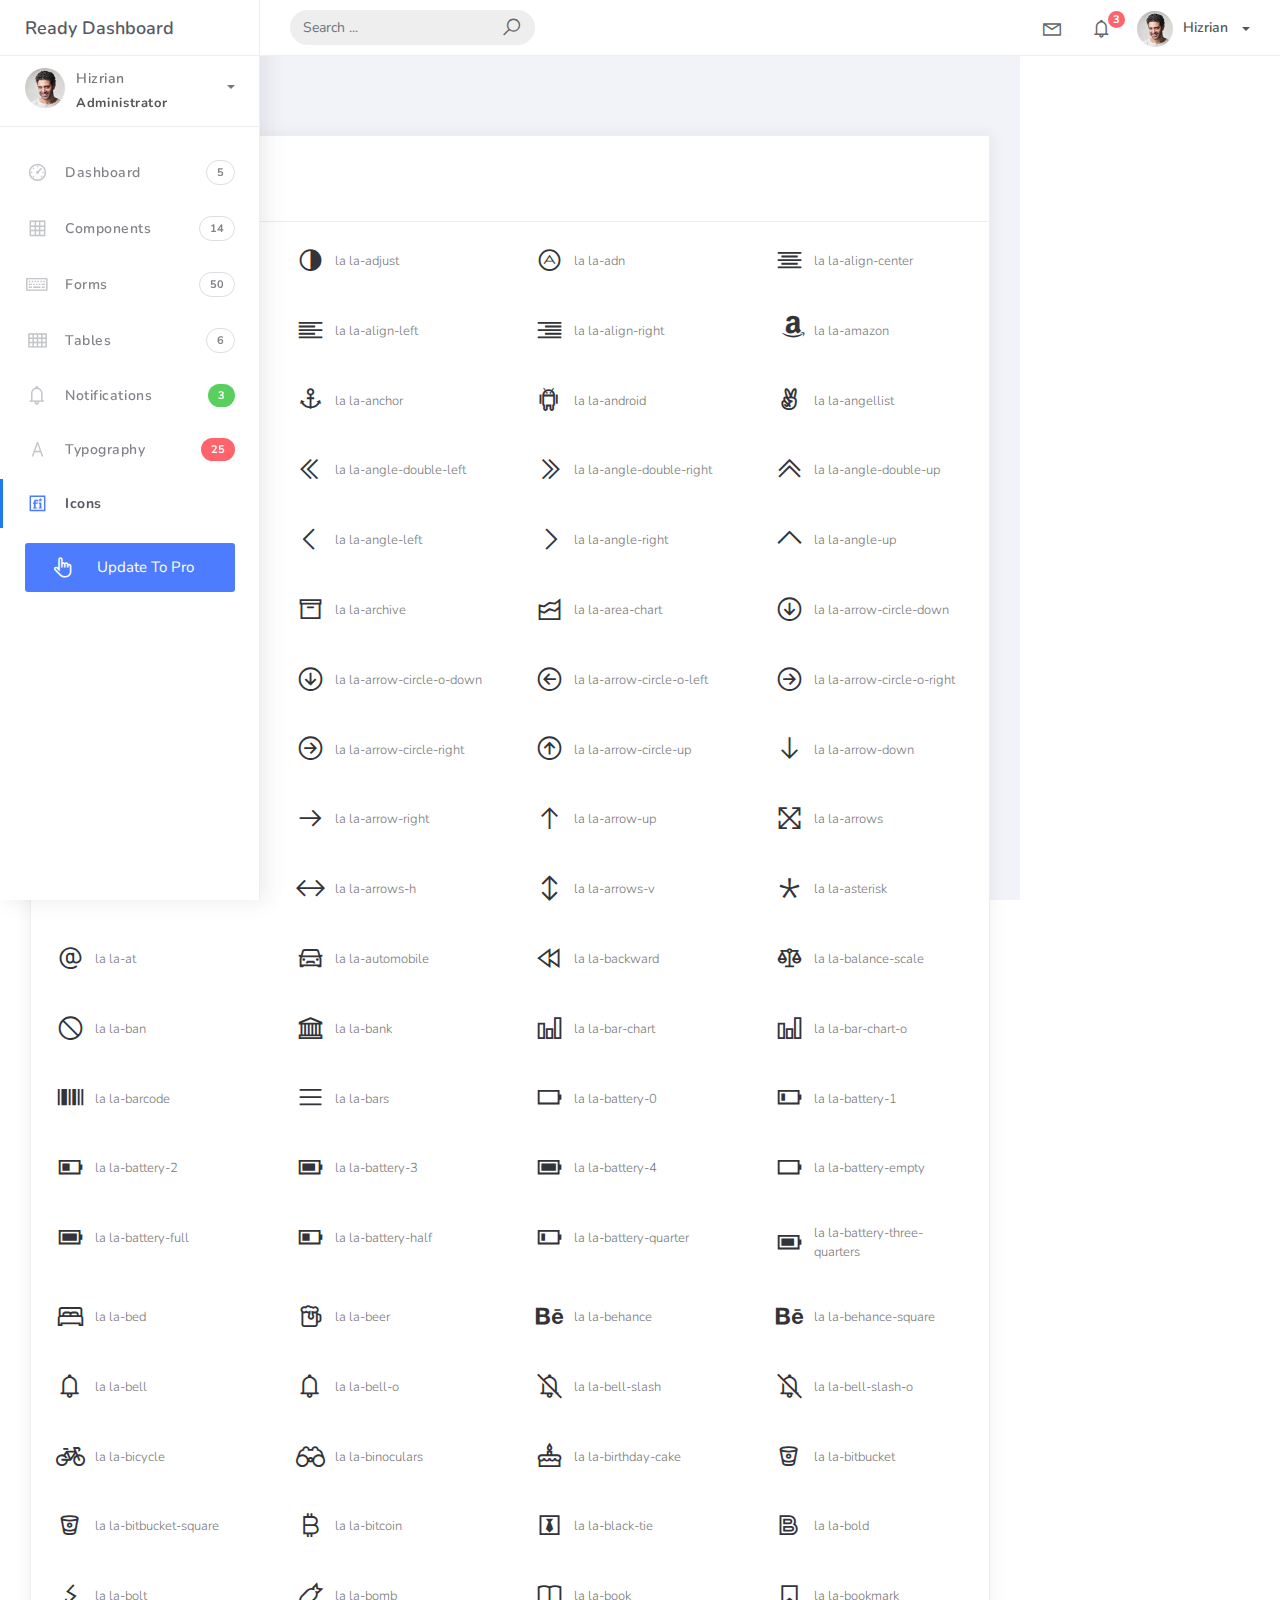
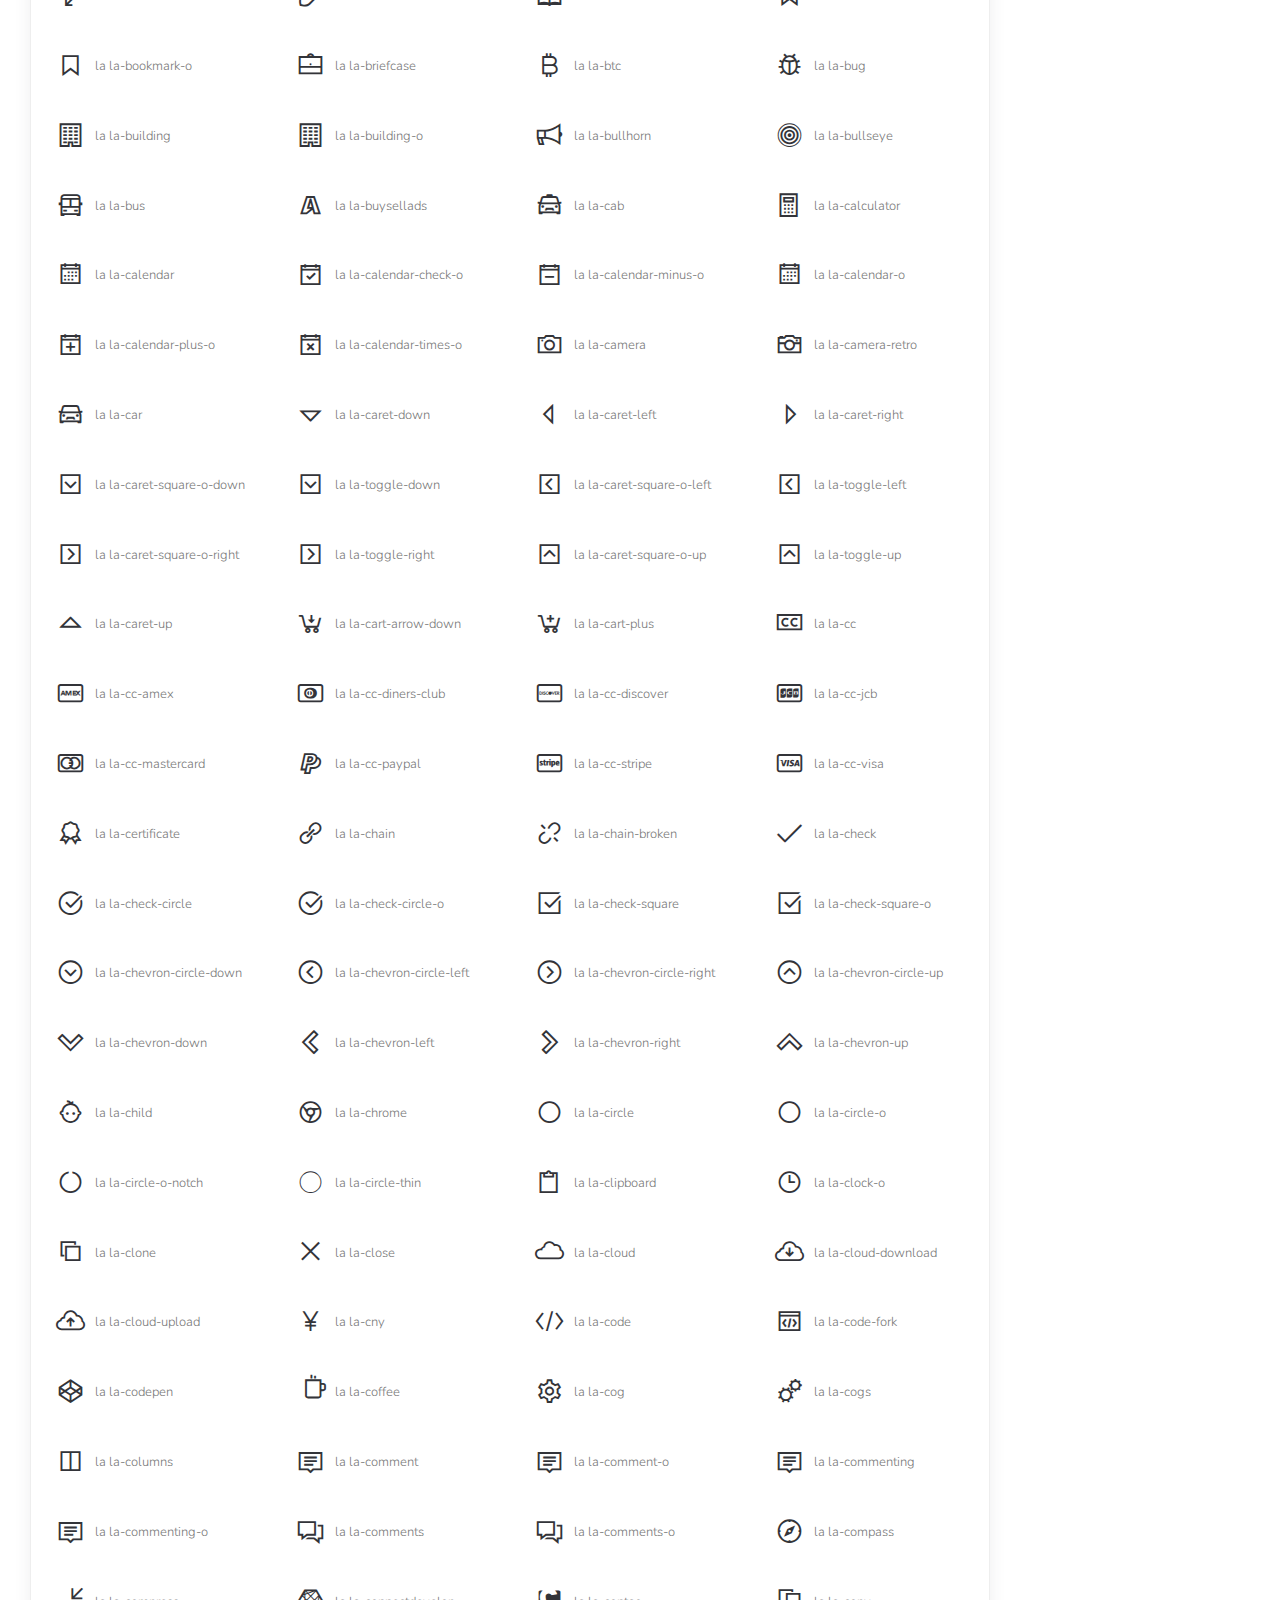
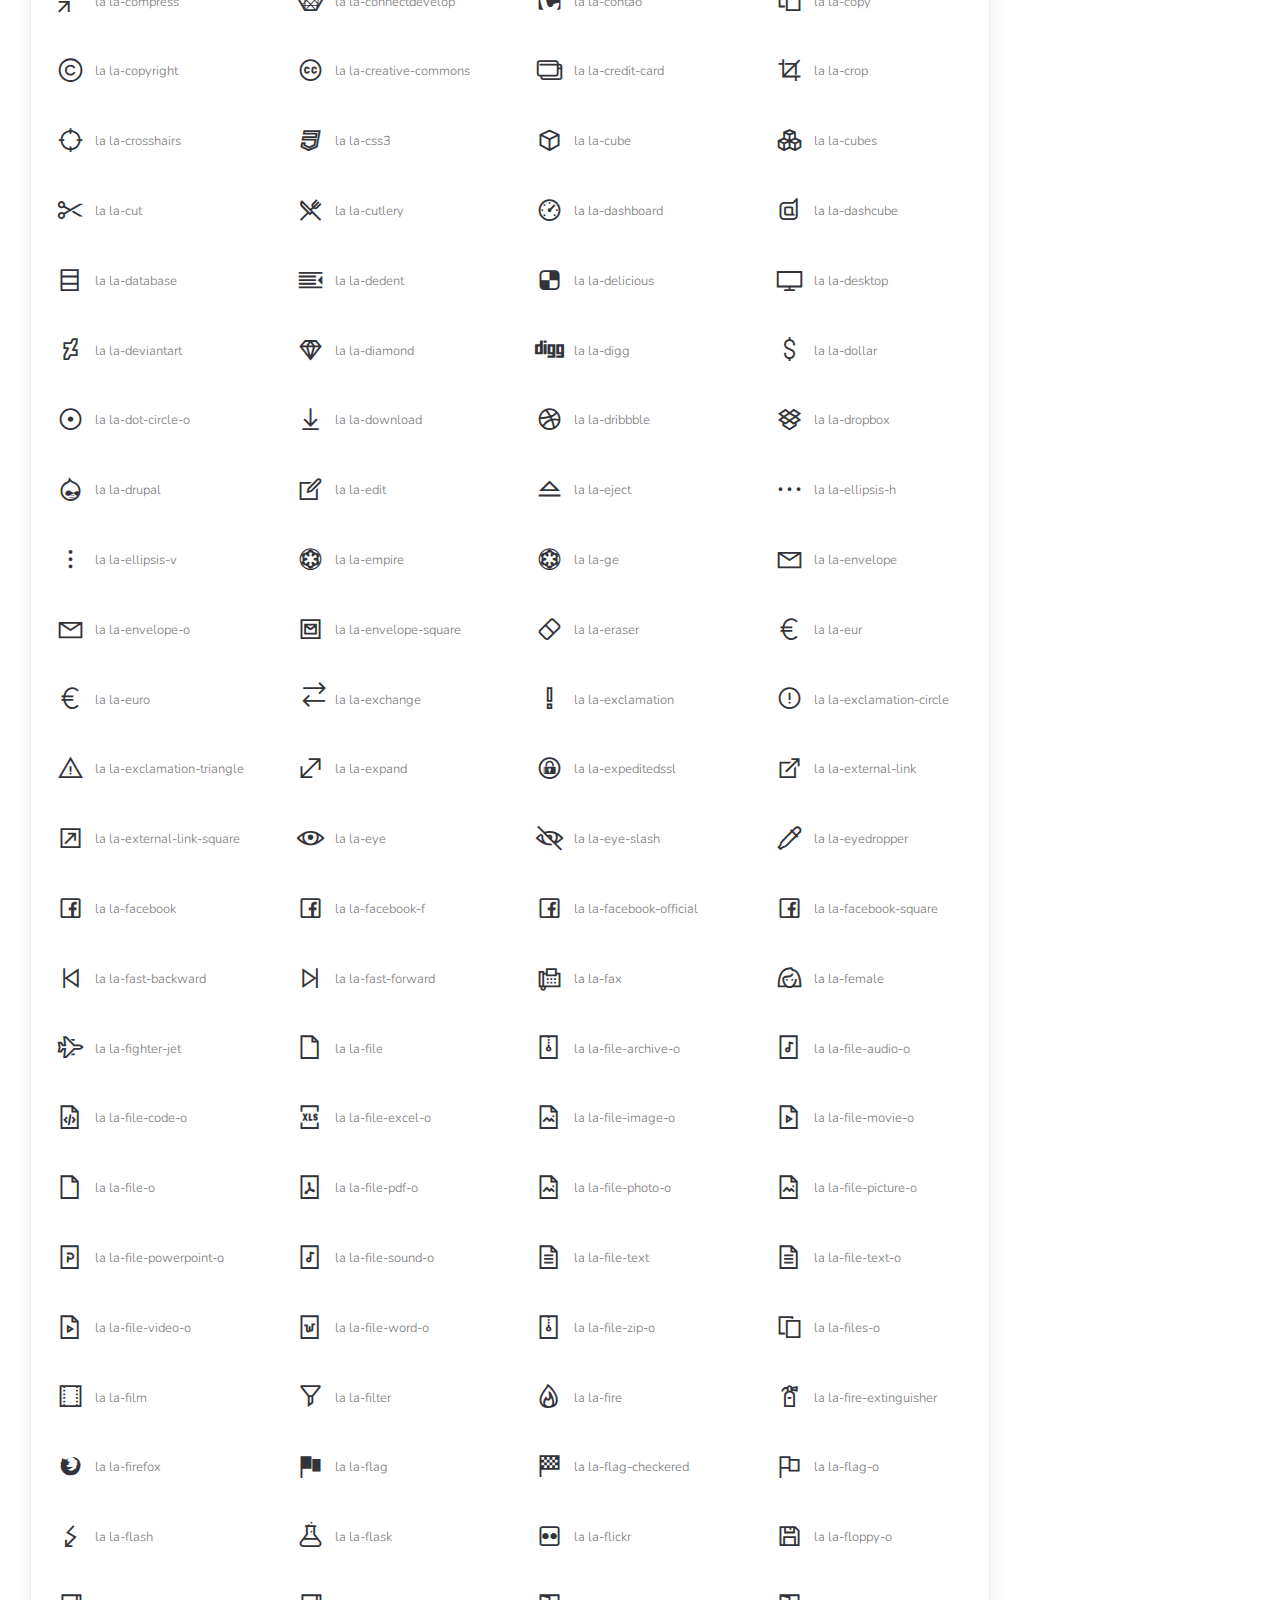
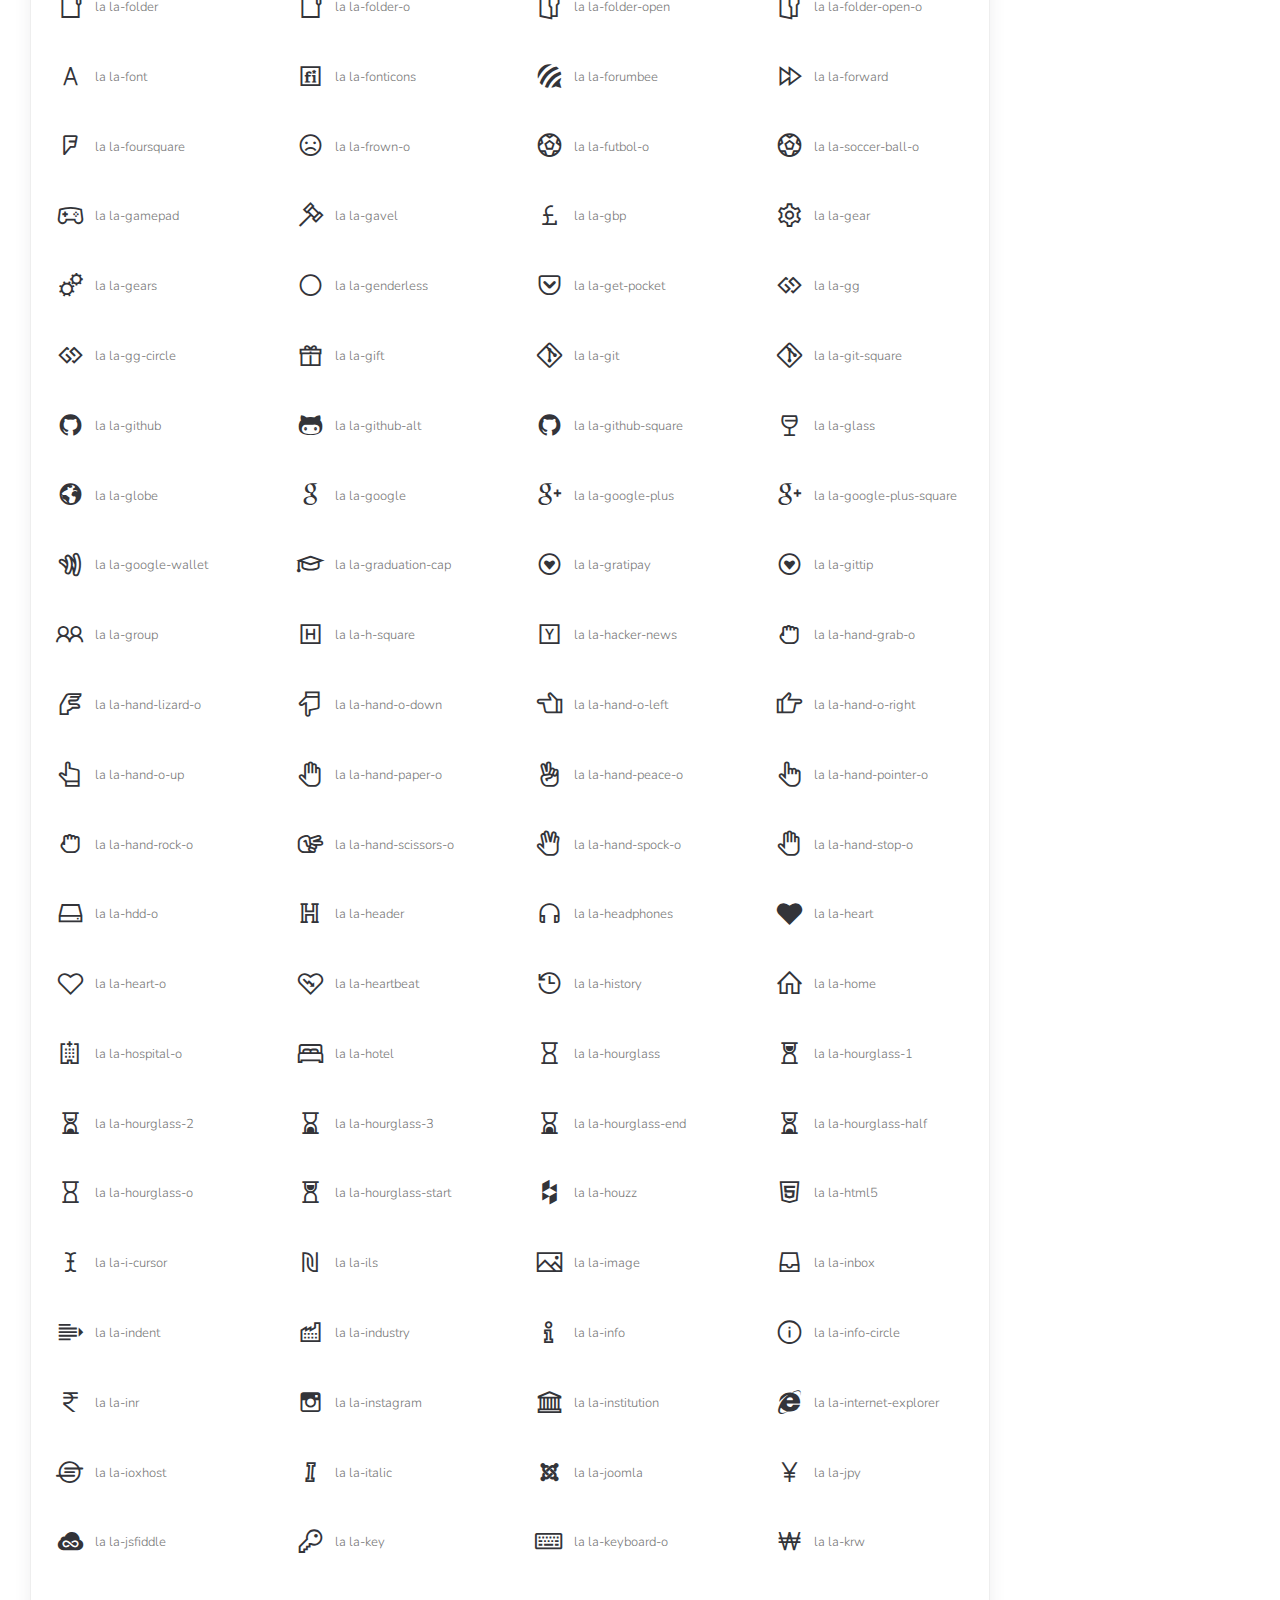
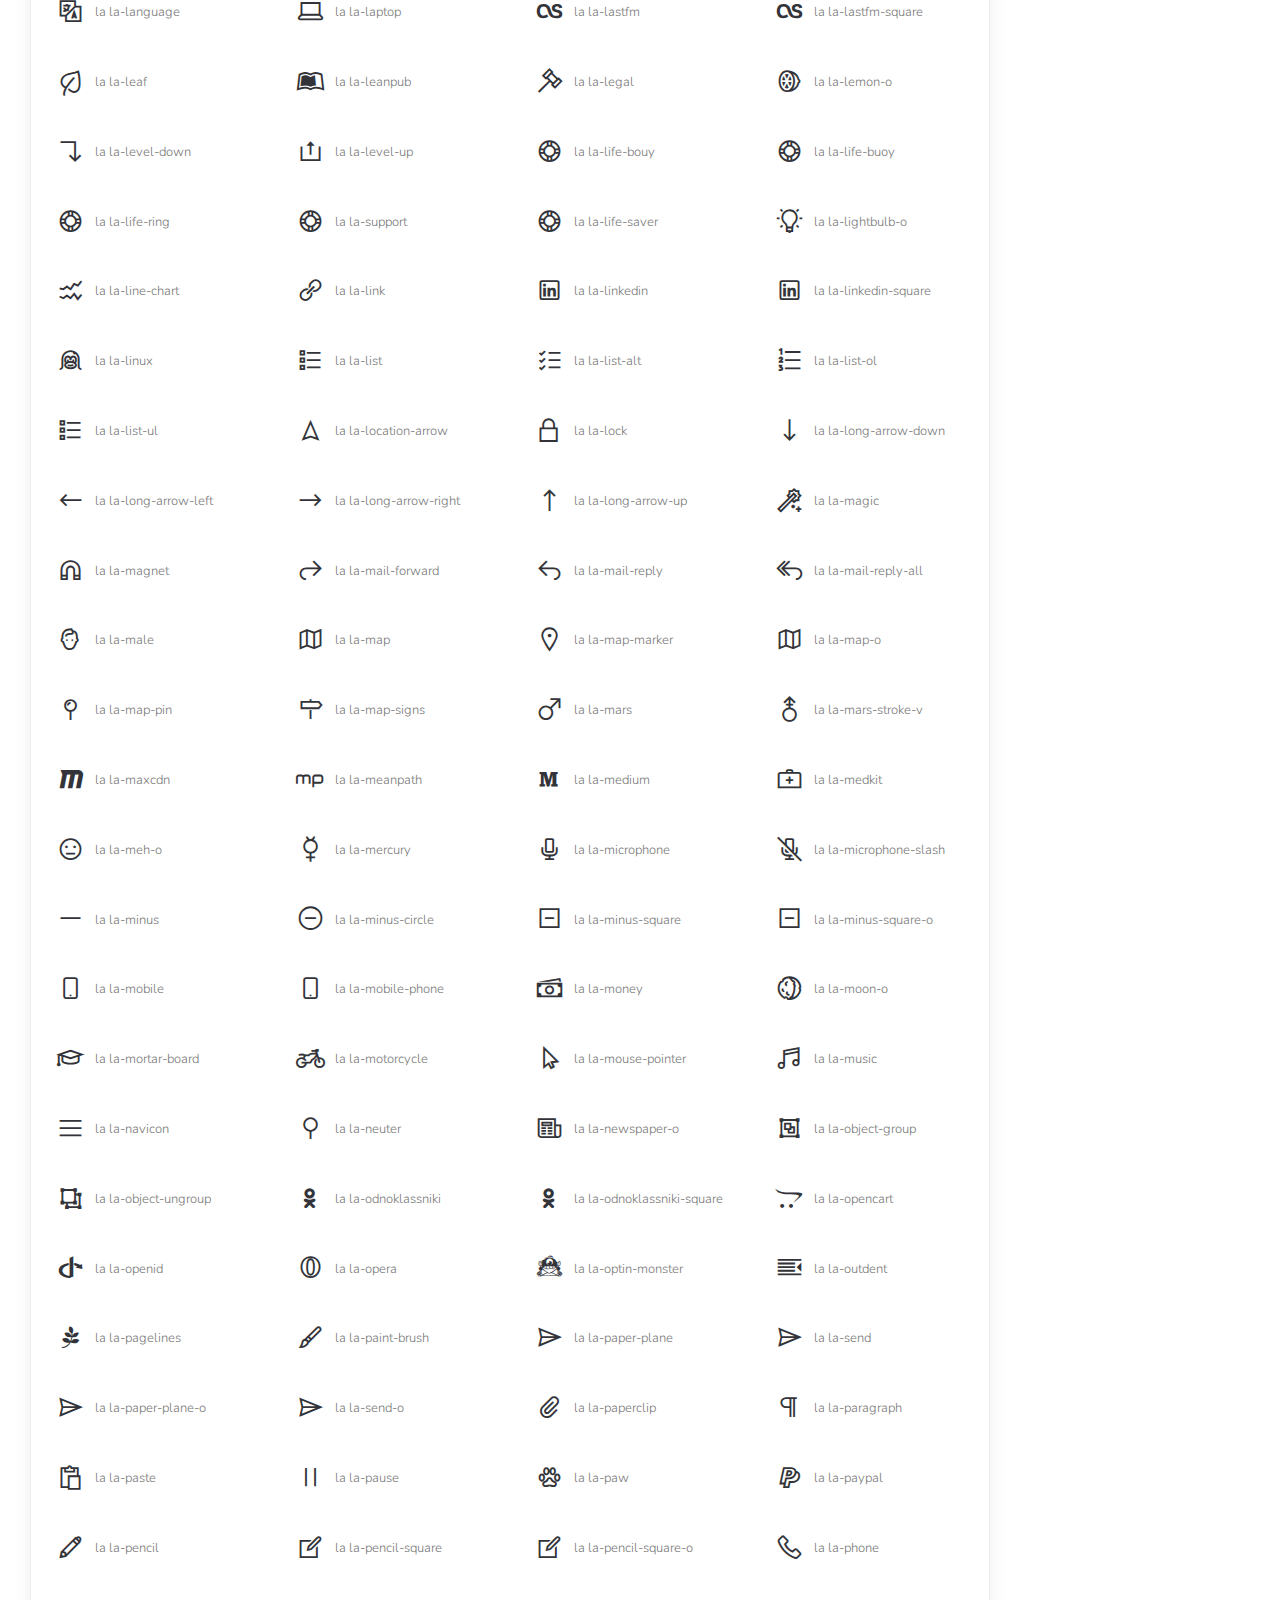
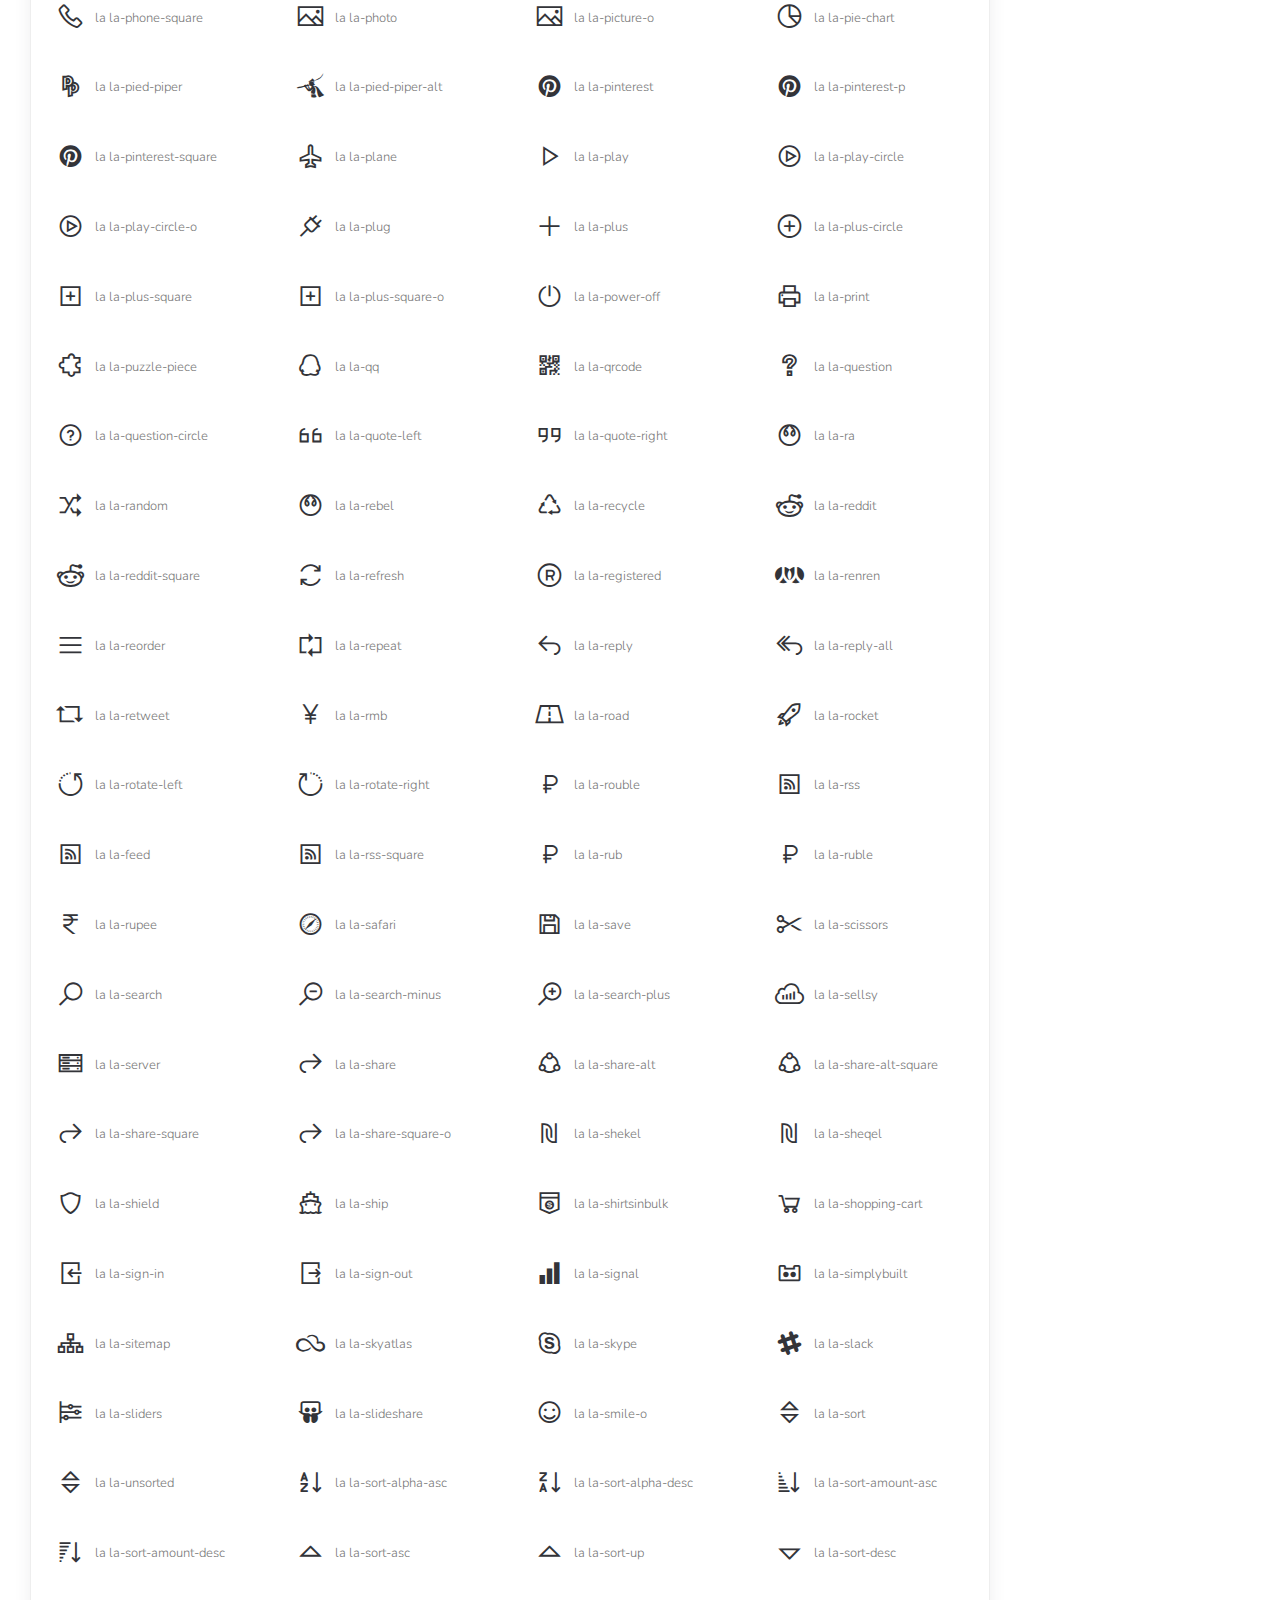
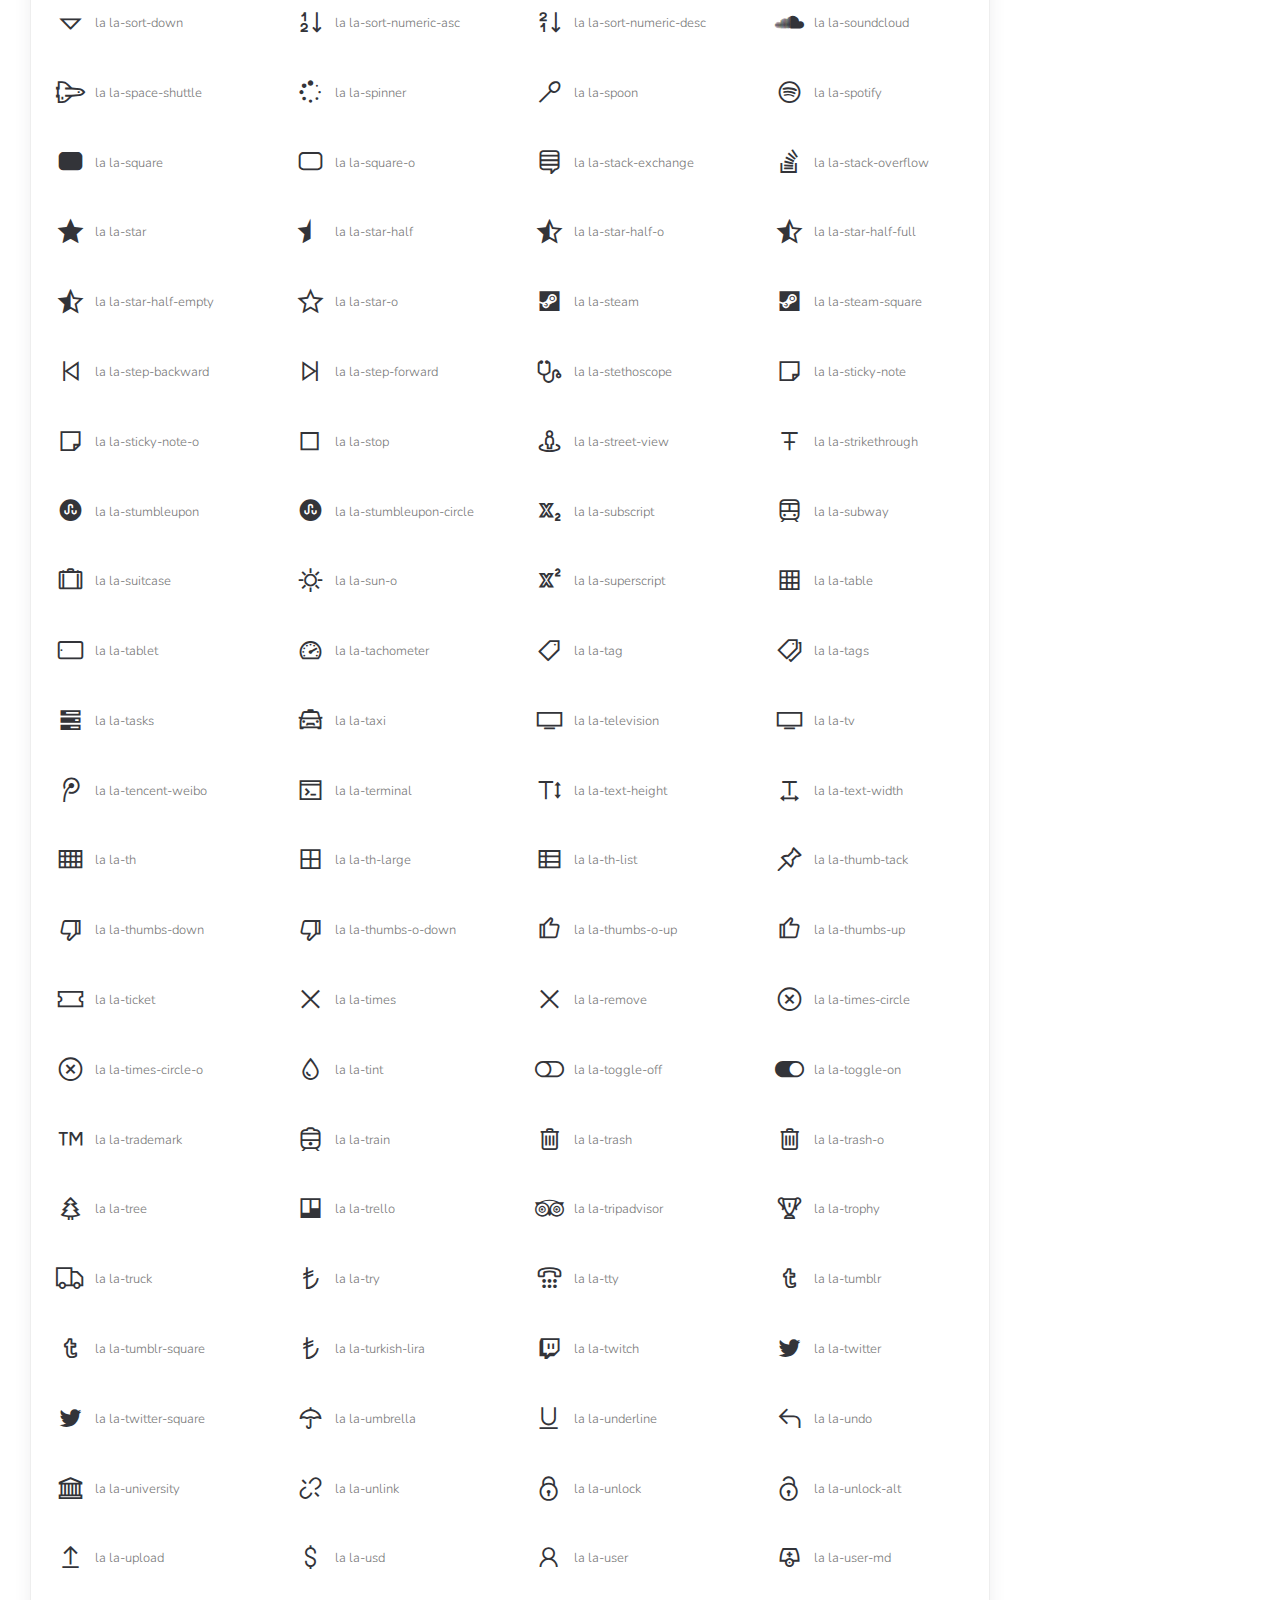
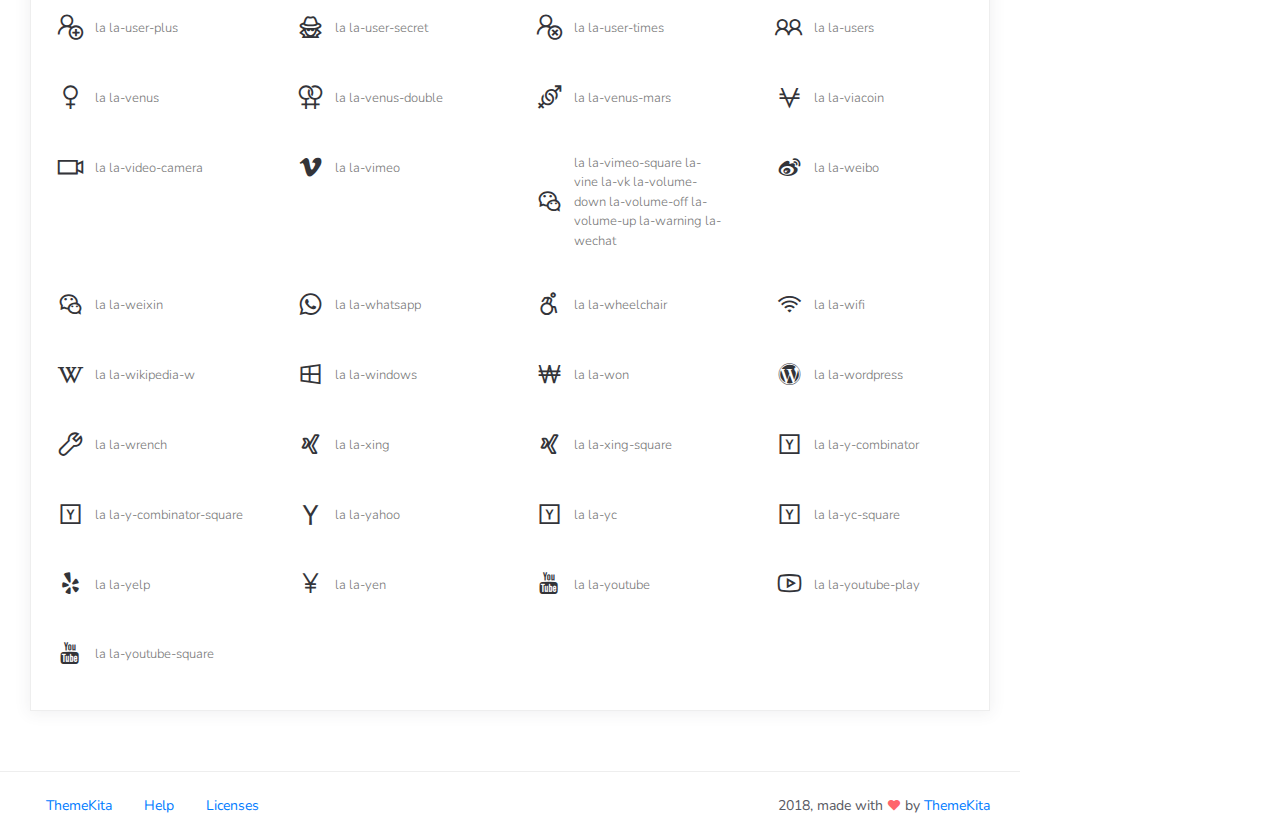
<file: MyPortfolioUdemy/wwwroot/Ready-Bootstrap-Dashboard-master/icons.html>
<!DOCTYPE html>
<html>
<head>
	<meta http-equiv="X-UA-Compatible" content="IE=edge,chrome=1" />
	<title>Icons - Ready Bootstrap Dashboard</title>
	<meta content='width=device-width, initial-scale=1.0, maximum-scale=1.0, user-scalable=0, shrink-to-fit=no' name='viewport' />
	<link rel="stylesheet" href="assets/css/bootstrap.min.css">
	<link rel="stylesheet" href="https://fonts.googleapis.com/css?family=Nunito:200,200i,300,300i,400,400i,600,600i,700,700i,800,800i,900,900i">
	<link rel="stylesheet" href="assets/css/ready.css">
	<link rel="stylesheet" href="assets/css/demo.css">
</head>
<body>
	<div class="wrapper">
		<div class="main-header">
			<div class="logo-header">
				<a href="index.html" class="logo">
					Ready Dashboard
				</a>
				<button class="navbar-toggler sidenav-toggler ml-auto" type="button" data-toggle="collapse" data-target="collapse" aria-controls="sidebar" aria-expanded="false" aria-label="Toggle navigation">
					<span class="navbar-toggler-icon"></span>
				</button>
				<button class="topbar-toggler more"><i class="la la-ellipsis-v"></i></button>
			</div>
			<nav class="navbar navbar-header navbar-expand-lg">
				<div class="container-fluid">
					
					<form class="navbar-left navbar-form nav-search mr-md-3" action="">
						<div class="input-group">
							<input type="text" placeholder="Search ..." class="form-control">
							<div class="input-group-append">
								<span class="input-group-text">
									<i class="la la-search search-icon"></i>
								</span>
							</div>
						</div>
					</form>
					<ul class="navbar-nav topbar-nav ml-md-auto align-items-center">
						<li class="nav-item dropdown hidden-caret">
							<a class="nav-link dropdown-toggle" href="#" id="navbarDropdown" role="button" data-toggle="dropdown" aria-haspopup="true" aria-expanded="false">
								<i class="la la-envelope"></i>
							</a>
							<div class="dropdown-menu" aria-labelledby="navbarDropdown">
								<a class="dropdown-item" href="#">Action</a>
								<a class="dropdown-item" href="#">Another action</a>
								<div class="dropdown-divider"></div>
								<a class="dropdown-item" href="#">Something else here</a>
							</div>
						</li>
						<li class="nav-item dropdown hidden-caret">
							<a class="nav-link dropdown-toggle" href="#" id="navbarDropdown" role="button" data-toggle="dropdown" aria-haspopup="true" aria-expanded="false">
								<i class="la la-bell"></i>
								<span class="notification">3</span>
							</a>
							<ul class="dropdown-menu notif-box" aria-labelledby="navbarDropdown">
								<li>
									<div class="dropdown-title">You have 4 new notification</div>
								</li>
								<li>
									<div class="notif-center">
										<a href="#">
											<div class="notif-icon notif-primary"> <i class="la la-user-plus"></i> </div>
											<div class="notif-content">
												<span class="block">
													New user registered
												</span>
												<span class="time">5 minutes ago</span> 
											</div>
										</a>
										<a href="#">
											<div class="notif-icon notif-success"> <i class="la la-comment"></i> </div>
											<div class="notif-content">
												<span class="block">
													Rahmad commented on Admin
												</span>
												<span class="time">12 minutes ago</span> 
											</div>
										</a>
										<a href="#">
											<div class="notif-img"> 
												<img src="assets/img/profile2.jpg" alt="Img Profile">
											</div>
											<div class="notif-content">
												<span class="block">
													Reza send messages to you
												</span>
												<span class="time">12 minutes ago</span> 
											</div>
										</a>
										<a href="#">
											<div class="notif-icon notif-danger"> <i class="la la-heart"></i> </div>
											<div class="notif-content">
												<span class="block">
													Farrah liked Admin
												</span>
												<span class="time">17 minutes ago</span> 
											</div>
										</a>
									</div>
								</li>
								<li>
									<a class="see-all" href="javascript:void(0);"> <strong>See all notifications</strong> <i class="la la-angle-right"></i> </a>
								</li>
							</ul>
						</li>
						<li class="nav-item dropdown">
							<a class="dropdown-toggle profile-pic" data-toggle="dropdown" href="#" aria-expanded="false"> <img src="assets/img/profile.jpg" alt="user-img" width="36" class="img-circle"><span >Hizrian</span></span> </a>
							<ul class="dropdown-menu dropdown-user">
								<li>
									<div class="user-box">
										<div class="u-img"><img src="assets/img/profile.jpg" alt="user"></div>
										<div class="u-text">
											<h4>Hizrian</h4>
											<p class="text-muted">hello@themekita.com</p><a href="profile.html" class="btn btn-rounded btn-danger btn-sm">View Profile</a></div>
										</div>
									</li>
									<div class="dropdown-divider"></div>
									<a class="dropdown-item" href="#"><i class="ti-user"></i> My Profile</a>
									<a class="dropdown-item" href="#"></i> My Balance</a>
									<a class="dropdown-item" href="#"><i class="ti-email"></i> Inbox</a>
									<div class="dropdown-divider"></div>
									<a class="dropdown-item" href="#"><i class="ti-settings"></i> Account Setting</a>
									<div class="dropdown-divider"></div>
									<a class="dropdown-item" href="#"><i class="fa fa-power-off"></i> Logout</a>
								</ul>
								<!-- /.dropdown-user -->
							</li>
						</ul>
					</div>
				</nav>
			</div>
			<div class="sidebar">
				<div class="scrollbar-inner sidebar-wrapper">
					<div class="user">
						<div class="photo">
							<img src="assets/img/profile.jpg">
						</div>
						<div class="info">
							<a class="" data-toggle="collapse" href="#collapseExample" aria-expanded="true">
								<span>
									Hizrian
									<span class="user-level">Administrator</span>
									<span class="caret"></span>
								</span>
							</a>
							<div class="clearfix"></div>

							<div class="collapse in" id="collapseExample" aria-expanded="true" style="">
								<ul class="nav">
									<li>
										<a href="#profile">
											<span class="link-collapse">My Profile</span>
										</a>
									</li>
									<li>
										<a href="#edit">
											<span class="link-collapse">Edit Profile</span>
										</a>
									</li>
									<li>
										<a href="#settings">
											<span class="link-collapse">Settings</span>
										</a>
									</li>
								</ul>
							</div>
						</div>
					</div>
					<ul class="nav">
						<li class="nav-item">
							<a href="index.html">
								<i class="la la-dashboard"></i>
								<p>Dashboard</p>
								<span class="badge badge-count">5</span>
							</a>
						</li>
						<li class="nav-item">
							<a href="components.html">
								<i class="la la-table"></i>
								<p>Components</p>
								<span class="badge badge-count">14</span>
							</a>
						</li>
						<li class="nav-item">
							<a href="forms.html">
								<i class="la la-keyboard-o"></i>
								<p>Forms</p>
								<span class="badge badge-count">50</span>
							</a>
						</li>
						<li class="nav-item">
							<a href="tables.html">
								<i class="la la-th"></i>
								<p>Tables</p>
								<span class="badge badge-count">6</span>
							</a>
						</li>
						<li class="nav-item">
							<a href="notifications.html">
								<i class="la la-bell"></i>
								<p>Notifications</p>
								<span class="badge badge-success">3</span>
							</a>
						</li>
						<li class="nav-item">
							<a href="typography.html">
								<i class="la la-font"></i>
								<p>Typography</p>
								<span class="badge badge-danger">25</span>
							</a>
						</li>
						<li class="nav-item active">
							<a href="icons.html">
								<i class="la la-fonticons"></i>
								<p>Icons</p>
							</a>
						</li>
						<li class="nav-item update-pro">
							<button  data-toggle="modal" data-target="#modalUpdate">
								<i class="la la-hand-pointer-o"></i>
								<p>Update To Pro</p>
							</button>
						</li>
					</ul>
				</div>
			</div>
			<div class="main-panel">
				<div class="content">
					<div class="container-fluid">
						<h4 class="page-title">Icons</h4>
						<div class="row">
							<div class="col-md-12">
								<div class="card">
									<div class="card-header">
										<div class="card-title">Line Awesome Icons</div>
										<div class="card-category">Modern Line Icon from <a class="link" href="https://icons8.com/line-awesome">icon8</a></div>
									</div>
									<div class="card-body">
										<div id="row-demo-icon" class="row">
										</div>
									</div>
								</div>
							</div>
						</div>
					</div>
				</div>
				<footer class="footer">
					<div class="container-fluid">
						<nav class="pull-left">
							<ul class="nav">
								<li class="nav-item">
									<a class="nav-link" href="http://www.themekita.com">
										ThemeKita
									</a>
								</li>
								<li class="nav-item">
									<a class="nav-link" href="#">
										Help
									</a>
								</li>
								<li class="nav-item">
									<a class="nav-link" href="https://themewagon.com/license/#free-item">
										Licenses
									</a>
								</li>
							</ul>
						</nav>
						<div class="copyright ml-auto">
							2018, made with <i class="la la-heart heart text-danger"></i> by <a href="http://www.themekita.com">ThemeKita</a>
						</div>				
					</div>
				</footer>
			</div>
		</div>
	</div>
	<!-- Modal -->
	<div class="modal fade" id="modalUpdate" tabindex="-1" role="dialog" aria-labelledby="modalUpdatePro" aria-hidden="true">
		<div class="modal-dialog modal-dialog-centered" role="document">
			<div class="modal-content">
				<div class="modal-header bg-primary">
					<h6 class="modal-title"><i class="la la-frown-o"></i> Under Development</h6>
					<button type="button" class="close" data-dismiss="modal" aria-label="Close">
						<span aria-hidden="true">&times;</span>
					</button>
				</div>
				<div class="modal-body text-center">									
					<p>Currently the pro version of the <b>Ready Dashboard</b> Bootstrap is in progress development</p>
					<p>
					<b>We'll let you know when it's done</b></p>
				</div>
				<div class="modal-footer">
					<button type="button" class="btn btn-secondary" data-dismiss="modal">Close</button>
				</div>
			</div>
		</div>
	</div>
</body>
<script src="assets/js/core/jquery.3.2.1.min.js"></script>
<script src="assets/js/plugin/jquery-ui-1.12.1.custom/jquery-ui.min.js"></script>
<script src="assets/js/core/popper.min.js"></script>
<script src="assets/js/core/bootstrap.min.js"></script>
<script src="assets/js/plugin/chartist/chartist.min.js"></script>
<script src="assets/js/plugin/chartist/plugin/chartist-plugin-tooltip.min.js"></script>
<script src="assets/js/plugin/bootstrap-notify/bootstrap-notify.min.js"></script>
<script src="assets/js/plugin/bootstrap-toggle/bootstrap-toggle.min.js"></script>
<script src="assets/js/plugin/jquery-mapael/jquery.mapael.min.js"></script>
<script src="assets/js/plugin/jquery-mapael/maps/world_countries.min.js"></script>
<script src="assets/js/plugin/chart-circle/circles.min.js"></script>
<script src="assets/js/plugin/jquery-scrollbar/jquery.scrollbar.min.js"></script>
<script src="assets/js/ready.min.js"></script>
<script type="text/javascript">
	var iconClass = ['la-500px', 'la-adjust', 'la-adn', 'la-align-center', 'la-align-justify',
	'la-align-left', 'la-align-right', 'la-amazon', 'la-ambulance', 'la-anchor', 'la-android', 'la-angellist', 'la-angle-double-down', 'la-angle-double-left', 'la-angle-double-right', 'la-angle-double-up', 'la-angle-down', 'la-angle-left', 'la-angle-right', 'la-angle-up', 'la-apple', 'la-archive', 'la-area-chart', ' la-arrow-circle-down', 'la-arrow-circle-left', 'la-arrow-circle-o-down', 'la-arrow-circle-o-left', 'la-arrow-circle-o-right', 'la-arrow-circle-o-up', 'la-arrow-circle-right', 'la-arrow-circle-up', 'la-arrow-down', 'la-arrow-left', 'la-arrow-right', 'la-arrow-up', 'la-arrows', 'la-arrows-alt', 'la-arrows-h', 'la-arrows-v', 'la-asterisk', 'la-at', 'la-automobile', 'la-backward', 'la-balance-scale', 'la-ban', 'la-bank', 'la-bar-chart', 'la-bar-chart-o', 'la-barcode', 'la-bars', 'la-battery-0', 'la-battery-1', 'la-battery-2', 'la-battery-3', 'la-battery-4', 'la-battery-empty', 'la-battery-full', 'la-battery-half', 'la-battery-quarter', 'la-battery-three-quarters', 'la-bed', 'la-beer', 'la-behance', 'la-behance-square', 'la-bell', 'la-bell-o', 'la-bell-slash', 'la-bell-slash-o', 'la-bicycle', 'la-binoculars', 'la-birthday-cake', 'la-bitbucket', 'la-bitbucket-square', 'la-bitcoin', 'la-black-tie', 'la-bold', 'la-bolt', 'la-bomb', 'la-book', 'la-bookmark', 'la-bookmark-o', 'la-briefcase', 'la-btc', 'la-bug', 'la-building', 'la-building-o', 'la-bullhorn', 'la-bullseye', 'la-bus', 'la-buysellads', 'la-cab', 'la-calculator', 'la-calendar', 'la-calendar-check-o', 'la-calendar-minus-o', 'la-calendar-o', 'la-calendar-plus-o', 'la-calendar-times-o', 'la-camera', 'la-camera-retro', 'la-car', 'la-caret-down', 'la-caret-left', 'la-caret-right', 'la-caret-square-o-down', 'la-toggle-down', 'la-caret-square-o-left', 'la-toggle-left', 'la-caret-square-o-right', 'la-toggle-right', 'la-caret-square-o-up', 'la-toggle-up', 'la-caret-up', 'la-cart-arrow-down', 'la-cart-plus', 'la-cc', 'la-cc-amex', 'la-cc-diners-club', 'la-cc-discover', 'la-cc-jcb', 'la-cc-mastercard', 'la-cc-paypal', 'la-cc-stripe', 'la-cc-visa', 'la-certificate', 'la-chain', 'la-chain-broken', 'la-check', 'la-check-circle', 'la-check-circle-o', 'la-check-square', 'la-check-square-o', 'la-chevron-circle-down', 'la-chevron-circle-left', 'la-chevron-circle-right', 'la-chevron-circle-up', 'la-chevron-down', 'la-chevron-left', 'la-chevron-right', 'la-chevron-up', 'la-child', 'la-chrome', 'la-circle', 'la-circle-o', 'la-circle-o-notch', 'la-circle-thin', 'la-clipboard', 'la-clock-o', 'la-clone', 'la-close', 'la-cloud', 'la-cloud-download', 'la-cloud-upload', 'la-cny', 'la-code', 'la-code-fork', 'la-codepen', 'la-coffee', 'la-cog', 'la-cogs', 'la-columns', 'la-comment', 'la-comment-o', 'la-commenting', 'la-commenting-o', 'la-comments', 'la-comments-o', 'la-compass', 'la-compress', 'la-connectdevelop', 'la-contao', 'la-copy', 'la-copyright', 'la-creative-commons', 'la-credit-card', 'la-crop', 'la-crosshairs', 'la-css3', 'la-cube', 'la-cubes', 'la-cut', 'la-cutlery', 'la-dashboard', 'la-dashcube', 'la-database', 'la-dedent', 'la-delicious', 'la-desktop', 'la-deviantart', 'la-diamond', 'la-digg', 'la-dollar', 'la-dot-circle-o', 'la-download', 'la-dribbble', 'la-dropbox', 'la-drupal', 'la-edit', 'la-eject', 'la-ellipsis-h', 'la-ellipsis-v', 'la-empire', 'la-ge', 'la-envelope', 'la-envelope-o', 'la-envelope-square', 'la-eraser', 'la-eur', 'la-euro', 'la-exchange', 'la-exclamation', 'la-exclamation-circle', 'la-exclamation-triangle', 'la-expand', 'la-expeditedssl', 'la-external-link', 'la-external-link-square', 'la-eye', 'la-eye-slash', 'la-eyedropper', 'la-facebook', 'la-facebook-f', 'la-facebook-official', 'la-facebook-square', 'la-fast-backward', 'la-fast-forward', 'la-fax', 'la-female', 'la-fighter-jet', 'la-file', 'la-file-archive-o', 'la-file-audio-o', 'la-file-code-o', 'la-file-excel-o', 'la-file-image-o', 'la-file-movie-o', 'la-file-o', 'la-file-pdf-o', 'la-file-photo-o', 'la-file-picture-o', 'la-file-powerpoint-o', 'la-file-sound-o', 'la-file-text', 'la-file-text-o', 'la-file-video-o', 'la-file-word-o', 'la-file-zip-o', 'la-files-o', 'la-film', 'la-filter', 'la-fire', 'la-fire-extinguisher', 'la-firefox', 'la-flag', 'la-flag-checkered', 'la-flag-o', 'la-flash', 'la-flask', 'la-flickr', 'la-floppy-o', 'la-folder', 'la-folder-o', 'la-folder-open', 'la-folder-open-o', 'la-font', 'la-fonticons', 'la-forumbee', 'la-forward', 'la-foursquare', 'la-frown-o', 'la-futbol-o', 'la-soccer-ball-o', 'la-gamepad', 'la-gavel', 'la-gbp', 'la-gear', 'la-gears', 'la-genderless', 'la-get-pocket', 'la-gg', 'la-gg-circle', 'la-gift', 'la-git', 'la-git-square', 'la-github', 'la-github-alt', 'la-github-square', 'la-glass', 'la-globe', 'la-google', 'la-google-plus', 'la-google-plus-square', 'la-google-wallet', 'la-graduation-cap', 'la-gratipay', 'la-gittip', 'la-group', 'la-h-square', 'la-hacker-news', 'la-hand-grab-o', 'la-hand-lizard-o', 'la-hand-o-down', 'la-hand-o-left', 'la-hand-o-right', 'la-hand-o-up', 'la-hand-paper-o', 'la-hand-peace-o', 'la-hand-pointer-o', 'la-hand-rock-o', 'la-hand-scissors-o', 'la-hand-spock-o', 'la-hand-stop-o', 'la-hdd-o', 'la-header', 'la-headphones', 'la-heart', 'la-heart-o', 'la-heartbeat', 'la-history', 'la-home', 'la-hospital-o', 'la-hotel', 'la-hourglass', 'la-hourglass-1', 'la-hourglass-2', 'la-hourglass-3', 'la-hourglass-end', 'la-hourglass-half', 'la-hourglass-o', 'la-hourglass-start', 'la-houzz', 'la-html5', 'la-i-cursor', 'la-ils', 'la-image', 'la-inbox', 'la-indent', 'la-industry', 'la-info', 'la-info-circle', 'la-inr', 'la-instagram', 'la-institution', 'la-internet-explorer', 'la-ioxhost', 'la-italic', 'la-joomla', 'la-jpy', 'la-jsfiddle', 'la-key', 'la-keyboard-o', 'la-krw', 'la-language', 'la-laptop', 'la-lastfm', 'la-lastfm-square', 'la-leaf', 'la-leanpub', 'la-legal', 'la-lemon-o', 'la-level-down', 'la-level-up', 'la-life-bouy', 'la-life-buoy', 'la-life-ring', 'la-support', 'la-life-saver', 'la-lightbulb-o', 'la-line-chart', 'la-link', 'la-linkedin', 'la-linkedin-square', 'la-linux', 'la-list', 'la-list-alt', 'la-list-ol', 'la-list-ul', 'la-location-arrow', 'la-lock', 'la-long-arrow-down', 'la-long-arrow-left', 'la-long-arrow-right', 'la-long-arrow-up', 'la-magic', 'la-magnet', 'la-mail-forward', 'la-mail-reply', 'la-mail-reply-all', 'la-male', 'la-map', 'la-map-marker', 'la-map-o', 'la-map-pin', 'la-map-signs', 'la-mars', 'la-mars-stroke-v', 'la-maxcdn', 'la-meanpath', 'la-medium', 'la-medkit', 'la-meh-o', 'la-mercury', 'la-microphone', 'la-microphone-slash', 'la-minus', 'la-minus-circle', 'la-minus-square', 'la-minus-square-o', 'la-mobile', 'la-mobile-phone', 'la-money', 'la-moon-o', 'la-mortar-board', 'la-motorcycle', 'la-mouse-pointer', 'la-music', 'la-navicon', 'la-neuter', 'la-newspaper-o', 'la-object-group', 'la-object-ungroup', 'la-odnoklassniki', 'la-odnoklassniki-square', 'la-opencart', 'la-openid', 'la-opera', 'la-optin-monster', 'la-outdent', 'la-pagelines', 'la-paint-brush', 'la-paper-plane', 'la-send', 'la-paper-plane-o', 'la-send-o', 'la-paperclip', 'la-paragraph', 'la-paste', 'la-pause', 'la-paw', 'la-paypal', 'la-pencil', 'la-pencil-square', 'la-pencil-square-o', 'la-phone', 'la-phone-square', 'la-photo', 'la-picture-o', 'la-pie-chart', 'la-pied-piper', 'la-pied-piper-alt', 'la-pinterest', 'la-pinterest-p', 'la-pinterest-square', 'la-plane', 'la-play', 'la-play-circle', 'la-play-circle-o', 'la-plug', 'la-plus', 'la-plus-circle', 'la-plus-square', 'la-plus-square-o', 'la-power-off', 'la-print', 'la-puzzle-piece', 'la-qq', 'la-qrcode', 'la-question', 'la-question-circle', 'la-quote-left', 'la-quote-right', 'la-ra', 'la-random', 'la-rebel', 'la-recycle', 'la-reddit', 'la-reddit-square', 'la-refresh', 'la-registered', 'la-renren', 'la-reorder', 'la-repeat', 'la-reply', 'la-reply-all', 'la-retweet', 'la-rmb', 'la-road', 'la-rocket', 'la-rotate-left', 'la-rotate-right', 'la-rouble', 'la-rss', 'la-feed', 'la-rss-square', 'la-rub', 'la-ruble', 'la-rupee', 'la-safari', 'la-save', 'la-scissors', 'la-search', 'la-search-minus', 'la-search-plus', 'la-sellsy', 'la-server', 'la-share', 'la-share-alt', 'la-share-alt-square', 'la-share-square', 'la-share-square-o', 'la-shekel', 'la-sheqel', 'la-shield', 'la-ship', 'la-shirtsinbulk', 'la-shopping-cart', 'la-sign-in', 'la-sign-out', 'la-signal', 'la-simplybuilt', 'la-sitemap', 'la-skyatlas', 'la-skype', 'la-slack', 'la-sliders', 'la-slideshare', 'la-smile-o', 'la-sort', 'la-unsorted', 'la-sort-alpha-asc', 'la-sort-alpha-desc', 'la-sort-amount-asc', 'la-sort-amount-desc', 'la-sort-asc', 'la-sort-up', 'la-sort-desc', 'la-sort-down', 'la-sort-numeric-asc', 'la-sort-numeric-desc', 'la-soundcloud', 'la-space-shuttle', 'la-spinner', 'la-spoon', 'la-spotify', 'la-square', 'la-square-o', 'la-stack-exchange', 'la-stack-overflow', 'la-star', 'la-star-half', 'la-star-half-o', 'la-star-half-full', 'la-star-half-empty', 'la-star-o', 'la-steam', 'la-steam-square', 'la-step-backward', 'la-step-forward', 'la-stethoscope', 'la-sticky-note', 'la-sticky-note-o', 'la-stop', 'la-street-view', 'la-strikethrough', 'la-stumbleupon', 'la-stumbleupon-circle', 'la-subscript', 'la-subway', 'la-suitcase', 'la-sun-o', 'la-superscript', 'la-table', 'la-tablet', 'la-tachometer', 'la-tag', 'la-tags', 'la-tasks', 'la-taxi', 'la-television', 'la-tv', 'la-tencent-weibo', 'la-terminal', 'la-text-height', 'la-text-width', 'la-th', 'la-th-large', 'la-th-list', 'la-thumb-tack', 'la-thumbs-down', 'la-thumbs-o-down', 'la-thumbs-o-up', 'la-thumbs-up', 'la-ticket', 'la-times', 'la-remove', 'la-times-circle', 'la-times-circle-o', 'la-tint', 'la-toggle-off', 'la-toggle-on', 'la-trademark', 'la-train', 'la-trash', 'la-trash-o', 'la-tree', 'la-trello', 'la-tripadvisor', 'la-trophy', 'la-truck', 'la-try', 'la-tty', 'la-tumblr', 'la-tumblr-square', 'la-turkish-lira', 'la-twitch', 'la-twitter', 'la-twitter-square', 'la-umbrella', 'la-underline', 'la-undo', 'la-university', 'la-unlink', 'la-unlock', 'la-unlock-alt', 'la-upload', 'la-usd', 'la-user', 'la-user-md', 'la-user-plus', 'la-user-secret', 'la-user-times', 'la-users', 'la-venus', 'la-venus-double', 'la-venus-mars', 'la-viacoin', 'la-video-camera', 'la-vimeo', 'la-vimeo-square la-vine la-vk la-volume-down la-volume-off la-volume-up la-warning la-wechat', 'la-weibo', 'la-weixin', 'la-whatsapp', 'la-wheelchair', 'la-wifi', 'la-wikipedia-w', 'la-windows', 'la-won', 'la-wordpress', 'la-wrench', 'la-xing', 'la-xing-square', 'la-y-combinator', 'la-y-combinator-square', 'la-yahoo', 'la-yc', 'la-yc-square', 'la-yelp', 'la-yen', 'la-youtube', 'la-youtube-play', 'la-youtube-square'
	]; var rowDemoIcon = "#row-demo-icon";
	for (i = 0; i < iconClass.length; i++){
		$(rowDemoIcon).append('<div class="col-md-3"> <div class="demo-icon"> <div class="icon-preview"><i class="la ' + iconClass[i] + '"></i></div> <div class="icon-class">la ' + iconClass[i] + '</div> </div> </div>');
	}
</script>
</html>
</file>
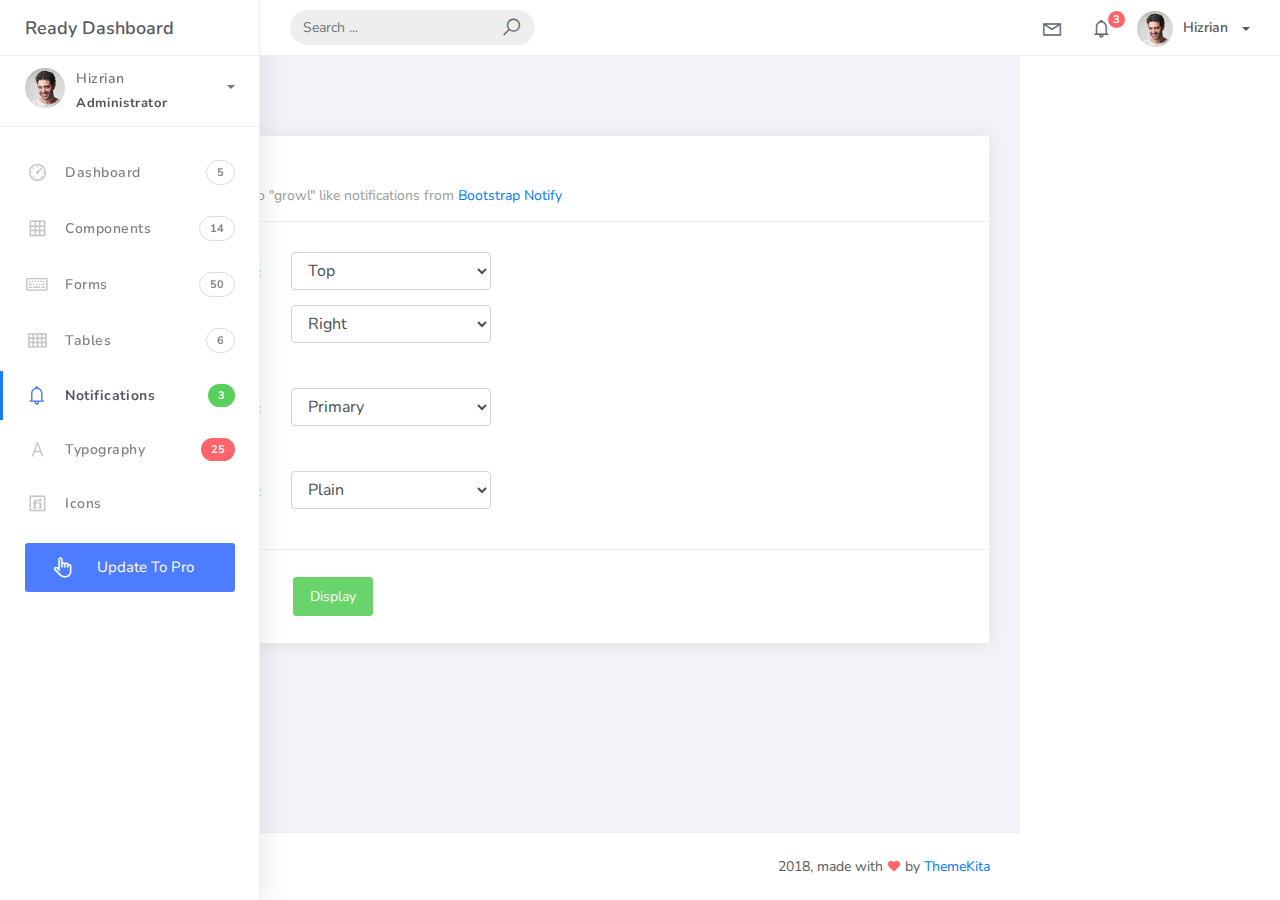
<file: MyPortfolioUdemy/wwwroot/Ready-Bootstrap-Dashboard-master/notifications.html>
<!DOCTYPE html>
<html>
<head>
	<meta http-equiv="X-UA-Compatible" content="IE=edge,chrome=1" />
	<title>Notifications - Ready Bootstrap Dashboard</title>
	<meta content='width=device-width, initial-scale=1.0, maximum-scale=1.0, user-scalable=0, shrink-to-fit=no' name='viewport' />
	<link rel="stylesheet" href="assets/css/bootstrap.min.css">
	<link rel="stylesheet" href="https://fonts.googleapis.com/css?family=Nunito:200,200i,300,300i,400,400i,600,600i,700,700i,800,800i,900,900i">
	<link rel="stylesheet" href="assets/css/ready.css">
	<link rel="stylesheet" href="assets/css/demo.css">
</head>
<body>
	<div class="wrapper">
		<div class="main-header">
			<div class="logo-header">
				<a href="index.html" class="logo">
					Ready Dashboard
				</a>
				<button class="navbar-toggler sidenav-toggler ml-auto" type="button" data-toggle="collapse" data-target="collapse" aria-controls="sidebar" aria-expanded="false" aria-label="Toggle navigation">
					<span class="navbar-toggler-icon"></span>
				</button>
				<button class="topbar-toggler more"><i class="la la-ellipsis-v"></i></button>
			</div>
			<nav class="navbar navbar-header navbar-expand-lg">
				<div class="container-fluid">
					
					<form class="navbar-left navbar-form nav-search mr-md-3" action="">
						<div class="input-group">
							<input type="text" placeholder="Search ..." class="form-control">
							<div class="input-group-append">
								<span class="input-group-text">
									<i class="la la-search search-icon"></i>
								</span>
							</div>
						</div>
					</form>
					<ul class="navbar-nav topbar-nav ml-md-auto align-items-center">
						<li class="nav-item dropdown hidden-caret">
							<a class="nav-link dropdown-toggle" href="#" id="navbarDropdown" role="button" data-toggle="dropdown" aria-haspopup="true" aria-expanded="false">
								<i class="la la-envelope"></i>
							</a>
							<div class="dropdown-menu" aria-labelledby="navbarDropdown">
								<a class="dropdown-item" href="#">Action</a>
								<a class="dropdown-item" href="#">Another action</a>
								<div class="dropdown-divider"></div>
								<a class="dropdown-item" href="#">Something else here</a>
							</div>
						</li>
						<li class="nav-item dropdown hidden-caret">
							<a class="nav-link dropdown-toggle" href="#" id="navbarDropdown" role="button" data-toggle="dropdown" aria-haspopup="true" aria-expanded="false">
								<i class="la la-bell"></i>
								<span class="notification">3</span>
							</a>
							<ul class="dropdown-menu notif-box" aria-labelledby="navbarDropdown">
								<li>
									<div class="dropdown-title">You have 4 new notification</div>
								</li>
								<li>
									<div class="notif-center">
										<a href="#">
											<div class="notif-icon notif-primary"> <i class="la la-user-plus"></i> </div>
											<div class="notif-content">
												<span class="block">
													New user registered
												</span>
												<span class="time">5 minutes ago</span> 
											</div>
										</a>
										<a href="#">
											<div class="notif-icon notif-success"> <i class="la la-comment"></i> </div>
											<div class="notif-content">
												<span class="block">
													Rahmad commented on Admin
												</span>
												<span class="time">12 minutes ago</span> 
											</div>
										</a>
										<a href="#">
											<div class="notif-img"> 
												<img src="assets/img/profile2.jpg" alt="Img Profile">
											</div>
											<div class="notif-content">
												<span class="block">
													Reza send messages to you
												</span>
												<span class="time">12 minutes ago</span> 
											</div>
										</a>
										<a href="#">
											<div class="notif-icon notif-danger"> <i class="la la-heart"></i> </div>
											<div class="notif-content">
												<span class="block">
													Farrah liked Admin
												</span>
												<span class="time">17 minutes ago</span> 
											</div>
										</a>
									</div>
								</li>
								<li>
									<a class="see-all" href="javascript:void(0);"> <strong>See all notifications</strong> <i class="la la-angle-right"></i> </a>
								</li>
							</ul>
						</li>
						<li class="nav-item dropdown">
							<a class="dropdown-toggle profile-pic" data-toggle="dropdown" href="#" aria-expanded="false"> <img src="assets/img/profile.jpg" alt="user-img" width="36" class="img-circle"><span >Hizrian</span></span> </a>
							<ul class="dropdown-menu dropdown-user">
								<li>
									<div class="user-box">
										<div class="u-img"><img src="assets/img/profile.jpg" alt="user"></div>
										<div class="u-text">
											<h4>Hizrian</h4>
											<p class="text-muted">hello@themekita.com</p><a href="profile.html" class="btn btn-rounded btn-danger btn-sm">View Profile</a></div>
										</div>
									</li>
									<div class="dropdown-divider"></div>
									<a class="dropdown-item" href="#"><i class="ti-user"></i> My Profile</a>
									<a class="dropdown-item" href="#"></i> My Balance</a>
									<a class="dropdown-item" href="#"><i class="ti-email"></i> Inbox</a>
									<div class="dropdown-divider"></div>
									<a class="dropdown-item" href="#"><i class="ti-settings"></i> Account Setting</a>
									<div class="dropdown-divider"></div>
									<a class="dropdown-item" href="#"><i class="fa fa-power-off"></i> Logout</a>
								</ul>
								<!-- /.dropdown-user -->
							</li>
						</ul>
					</div>
				</nav>
			</div>
			<div class="sidebar">
				<div class="scrollbar-inner sidebar-wrapper">
					<div class="user">
						<div class="photo">
							<img src="assets/img/profile.jpg">
						</div>
						<div class="info">
							<a class="" data-toggle="collapse" href="#collapseExample" aria-expanded="true">
								<span>
									Hizrian
									<span class="user-level">Administrator</span>
									<span class="caret"></span>
								</span>
							</a>
							<div class="clearfix"></div>

							<div class="collapse in" id="collapseExample" aria-expanded="true" style="">
								<ul class="nav">
									<li>
										<a href="#profile">
											<span class="link-collapse">My Profile</span>
										</a>
									</li>
									<li>
										<a href="#edit">
											<span class="link-collapse">Edit Profile</span>
										</a>
									</li>
									<li>
										<a href="#settings">
											<span class="link-collapse">Settings</span>
										</a>
									</li>
								</ul>
							</div>
						</div>
					</div>
					<ul class="nav">
						<li class="nav-item">
							<a href="index.html">
								<i class="la la-dashboard"></i>
								<p>Dashboard</p>
								<span class="badge badge-count">5</span>
							</a>
						</li>
						<li class="nav-item">
							<a href="components.html">
								<i class="la la-table"></i>
								<p>Components</p>
								<span class="badge badge-count">14</span>
							</a>
						</li>
						<li class="nav-item">
							<a href="forms.html">
								<i class="la la-keyboard-o"></i>
								<p>Forms</p>
								<span class="badge badge-count">50</span>
							</a>
						</li>
						<li class="nav-item">
							<a href="tables.html">
								<i class="la la-th"></i>
								<p>Tables</p>
								<span class="badge badge-count">6</span>
							</a>
						</li>
						<li class="nav-item active">
							<a href="notifications.html">
								<i class="la la-bell"></i>
								<p>Notifications</p>
								<span class="badge badge-success">3</span>
							</a>
						</li>
						<li class="nav-item">
							<a href="typography.html">
								<i class="la la-font"></i>
								<p>Typography</p>
								<span class="badge badge-danger">25</span>
							</a>
						</li>
						<li class="nav-item">
							<a href="icons.html">
								<i class="la la-fonticons"></i>
								<p>Icons</p>
							</a>
						</li>
						<li class="nav-item update-pro">
							<button  data-toggle="modal" data-target="#modalUpdate">
								<i class="la la-hand-pointer-o"></i>
								<p>Update To Pro</p>
							</button>
						</li>
					</ul>
				</div>
			</div>
			<div class="main-panel">
				<div class="content">
					<div class="container-fluid">
						<h4 class="page-title">Notifications</h4>
						<div class="row">
							<div class="col-md-12">
								<div class="card">
									<div class="card-header">
										<div class="card-title">Bootstrap Notify</div>
										<div class="card-category">Turn standard bootstrap alerts into "growl" like notifications from <a class="link" href="http://bootstrap-notify.remabledesigns.com/">Bootstrap Notify</a></div>
									</div>
									<div class="card-body">
										<div class="form">
											<div class="form-group from-show-notify row">
												<div class="col-lg-3 col-md-3 col-sm-12 text-right">
													<label>Placement :</label>
												</div>
												<div class="col-lg-4 col-md-9 col-sm-12">
													<select class="form-control input-fixed" id="notify_placement_from">
														<option value="top">Top</option>
														<option value="bottom">Bottom</option>
													</select>
													<select class="form-control input-fixed" id="notify_placement_align">
														<option value="left">Left</option>
														<option value="right" selected="">Right</option>
														<option value="center">Center</option>
													</select>
												</div>
											</div>
											<div class="form-group from-show-notify row">
												<div class="col-lg-3 col-md-3 col-sm-12 text-right">
													<label>State :</label>
												</div>
												<div class="col-lg-4 col-md-9 col-sm-12">
													<select class="form-control input-fixed" id="notify_state">
														<option value="primary">Primary</option>
														<option value="info">Info</option>
														<option value="success">Success</option>
														<option value="warning">Warning</option>
														<option value="danger">Danger</option>
													</select>
												</div>
											</div>
											<div class="form-group from-show-notify row">
												<div class="col-lg-3 col-md-3 col-sm-12 text-right">
													<label>Style :</label>
												</div>
												<div class="col-lg-4 col-md-9 col-sm-12">
													<select class="form-control input-fixed" id="notify_style">
														<option value="plain">Plain</option>
														<option value="withicon">With Icon</option>
													</select>
												</div>
											</div>
										</div>
									</div>
									<div class="card-footer">
										<div class="form">
											<div class="form-group from-show-notify row">
												<div class="col-lg-3 col-md-3 col-sm-12">

												</div>
												<div class="col-lg-4 col-md-9 col-sm-12">
													<button id="displayNotif" class="btn btn-success">Display</button>
												</div>
											</div>
										</div>
									</div>
								</div>
							</div>
						</div>
					</div>
				</div>
				<footer class="footer">
					<div class="container-fluid">
						<nav class="pull-left">
							<ul class="nav">
								<li class="nav-item">
									<a class="nav-link" href="http://www.themekita.com">
										ThemeKita
									</a>
								</li>
								<li class="nav-item">
									<a class="nav-link" href="#">
										Help
									</a>
								</li>
								<li class="nav-item">
									<a class="nav-link" href="https://themewagon.com/license/#free-item">
										Licenses
									</a>
								</li>
							</ul>
						</nav>
						<div class="copyright ml-auto">
							2018, made with <i class="la la-heart heart text-danger"></i> by <a href="http://www.themekita.com">ThemeKita</a>
						</div>				
					</div>
				</footer>
			</div>
		</div>
	</div>
	<!-- Modal -->
	<div class="modal fade" id="modalUpdate" tabindex="-1" role="dialog" aria-labelledby="modalUpdatePro" aria-hidden="true">
		<div class="modal-dialog modal-dialog-centered" role="document">
			<div class="modal-content">
				<div class="modal-header bg-primary">
					<h6 class="modal-title"><i class="la la-frown-o"></i> Under Development</h6>
					<button type="button" class="close" data-dismiss="modal" aria-label="Close">
						<span aria-hidden="true">&times;</span>
					</button>
				</div>
				<div class="modal-body text-center">									
					<p>Currently the pro version of the <b>Ready Dashboard</b> Bootstrap is in progress development</p>
					<p>
					<b>We'll let you know when it's done</b></p>
				</div>
				<div class="modal-footer">
					<button type="button" class="btn btn-secondary" data-dismiss="modal">Close</button>
				</div>
			</div>
		</div>
	</div>
</body>
<script src="assets/js/core/jquery.3.2.1.min.js"></script>
<script src="assets/js/plugin/jquery-ui-1.12.1.custom/jquery-ui.min.js"></script>
<script src="assets/js/core/popper.min.js"></script>
<script src="assets/js/core/bootstrap.min.js"></script>
<script src="assets/js/plugin/chartist/chartist.min.js"></script>
<script src="assets/js/plugin/chartist/plugin/chartist-plugin-tooltip.min.js"></script>
<script src="assets/js/plugin/bootstrap-notify/bootstrap-notify.min.js"></script>
<script src="assets/js/plugin/bootstrap-toggle/bootstrap-toggle.min.js"></script>
<script src="assets/js/plugin/jquery-mapael/jquery.mapael.min.js"></script>
<script src="assets/js/plugin/jquery-mapael/maps/world_countries.min.js"></script>
<script src="assets/js/plugin/chart-circle/circles.min.js"></script>
<script src="assets/js/plugin/jquery-scrollbar/jquery.scrollbar.min.js"></script>
<script src="assets/js/ready.min.js"></script>
<script>
	$('#displayNotif').on('click', function(){
		var placementFrom = $('#notify_placement_from option:selected').val();
		var placementAlign = $('#notify_placement_align option:selected').val();
		var state = $('#notify_state option:selected').val();
		var style = $('#notify_style option:selected').val();
		var content = {};

		content.message = 'Turning standard Bootstrap alerts into "notify" like notifications';
		content.title = 'Bootstrap notify';
		if (style == "withicon") {
			content.icon = 'la la-bell';
		} else {
			content.icon = 'none';
		}
		content.url = 'index.html';
		content.target = '_blank';

		$.notify(content,{
			type: state,
			placement: {
				from: placementFrom,
				align: placementAlign
			},
			time: 1000,
		});
	});
</script>
</html>
</file>
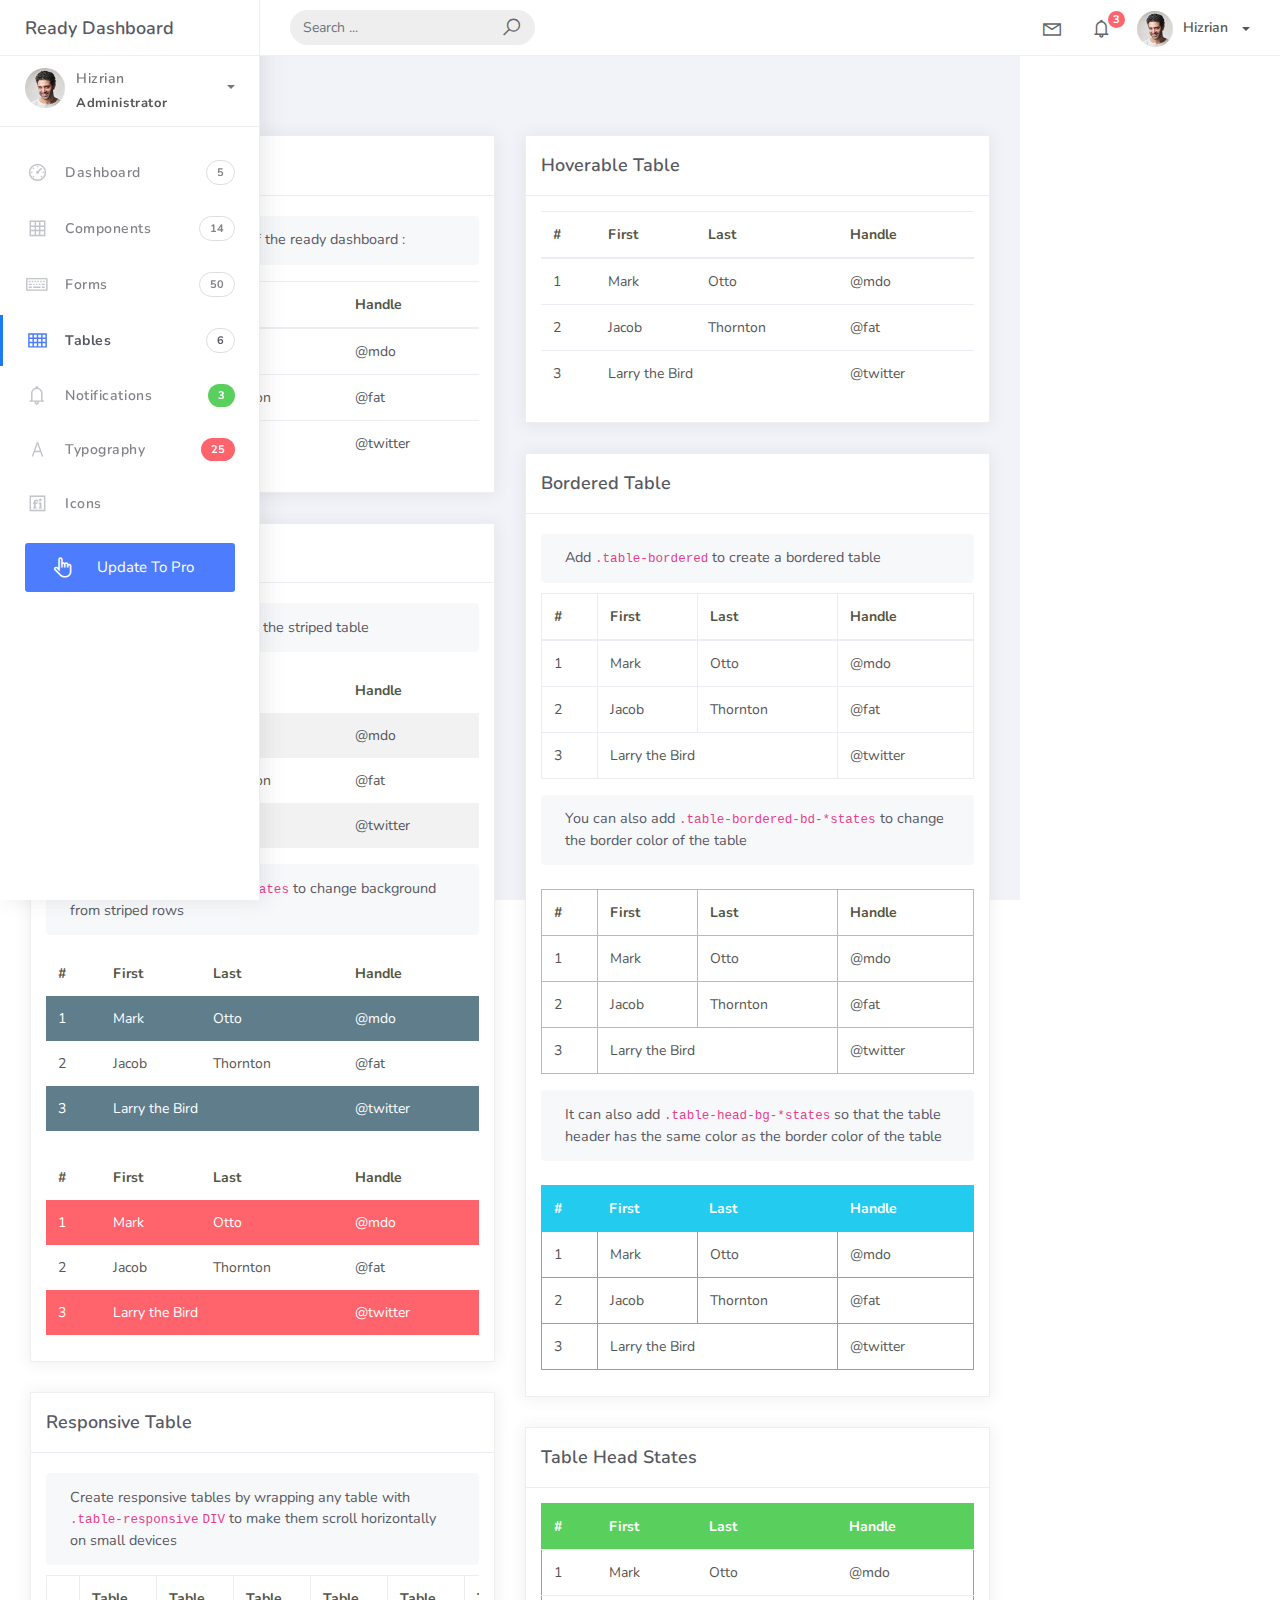
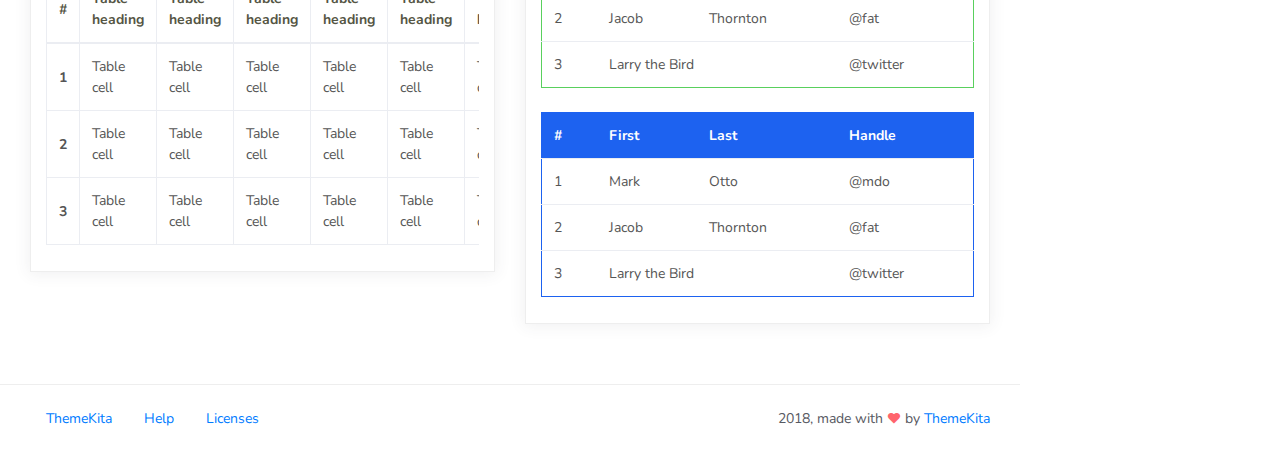
<file: MyPortfolioUdemy/wwwroot/Ready-Bootstrap-Dashboard-master/tables.html>
<!DOCTYPE html>
<html>
<head>
	<meta http-equiv="X-UA-Compatible" content="IE=edge,chrome=1" />
	<title>Tables - Ready Bootstrap Dashboard</title>
	<meta content='width=device-width, initial-scale=1.0, maximum-scale=1.0, user-scalable=0, shrink-to-fit=no' name='viewport' />
	<link rel="stylesheet" href="assets/css/bootstrap.min.css">
	<link rel="stylesheet" href="https://fonts.googleapis.com/css?family=Nunito:200,200i,300,300i,400,400i,600,600i,700,700i,800,800i,900,900i">
	<link rel="stylesheet" href="assets/css/ready.css">
	<link rel="stylesheet" href="assets/css/demo.css">
</head>
<body>
	<div class="wrapper">
		<div class="main-header">
			<div class="logo-header">
				<a href="index.html" class="logo">
					Ready Dashboard
				</a>
				<button class="navbar-toggler sidenav-toggler ml-auto" type="button" data-toggle="collapse" data-target="collapse" aria-controls="sidebar" aria-expanded="false" aria-label="Toggle navigation">
					<span class="navbar-toggler-icon"></span>
				</button>
				<button class="topbar-toggler more"><i class="la la-ellipsis-v"></i></button>
			</div>
			<nav class="navbar navbar-header navbar-expand-lg">
				<div class="container-fluid">
					
					<form class="navbar-left navbar-form nav-search mr-md-3" action="">
						<div class="input-group">
							<input type="text" placeholder="Search ..." class="form-control">
							<div class="input-group-append">
								<span class="input-group-text">
									<i class="la la-search search-icon"></i>
								</span>
							</div>
						</div>
					</form>
					<ul class="navbar-nav topbar-nav ml-md-auto align-items-center">
						<li class="nav-item dropdown hidden-caret">
							<a class="nav-link dropdown-toggle" href="#" id="navbarDropdown" role="button" data-toggle="dropdown" aria-haspopup="true" aria-expanded="false">
								<i class="la la-envelope"></i>
							</a>
							<div class="dropdown-menu" aria-labelledby="navbarDropdown">
								<a class="dropdown-item" href="#">Action</a>
								<a class="dropdown-item" href="#">Another action</a>
								<div class="dropdown-divider"></div>
								<a class="dropdown-item" href="#">Something else here</a>
							</div>
						</li>
						<li class="nav-item dropdown hidden-caret">
							<a class="nav-link dropdown-toggle" href="#" id="navbarDropdown" role="button" data-toggle="dropdown" aria-haspopup="true" aria-expanded="false">
								<i class="la la-bell"></i>
								<span class="notification">3</span>
							</a>
							<ul class="dropdown-menu notif-box" aria-labelledby="navbarDropdown">
								<li>
									<div class="dropdown-title">You have 4 new notification</div>
								</li>
								<li>
									<div class="notif-center">
										<a href="#">
											<div class="notif-icon notif-primary"> <i class="la la-user-plus"></i> </div>
											<div class="notif-content">
												<span class="block">
													New user registered
												</span>
												<span class="time">5 minutes ago</span> 
											</div>
										</a>
										<a href="#">
											<div class="notif-icon notif-success"> <i class="la la-comment"></i> </div>
											<div class="notif-content">
												<span class="block">
													Rahmad commented on Admin
												</span>
												<span class="time">12 minutes ago</span> 
											</div>
										</a>
										<a href="#">
											<div class="notif-img"> 
												<img src="assets/img/profile2.jpg" alt="Img Profile">
											</div>
											<div class="notif-content">
												<span class="block">
													Reza send messages to you
												</span>
												<span class="time">12 minutes ago</span> 
											</div>
										</a>
										<a href="#">
											<div class="notif-icon notif-danger"> <i class="la la-heart"></i> </div>
											<div class="notif-content">
												<span class="block">
													Farrah liked Admin
												</span>
												<span class="time">17 minutes ago</span> 
											</div>
										</a>
									</div>
								</li>
								<li>
									<a class="see-all" href="javascript:void(0);"> <strong>See all notifications</strong> <i class="la la-angle-right"></i> </a>
								</li>
							</ul>
						</li>
						<li class="nav-item dropdown">
							<a class="dropdown-toggle profile-pic" data-toggle="dropdown" href="#" aria-expanded="false"> <img src="assets/img/profile.jpg" alt="user-img" width="36" class="img-circle"><span >Hizrian</span></span> </a>
							<ul class="dropdown-menu dropdown-user">
								<li>
									<div class="user-box">
										<div class="u-img"><img src="assets/img/profile.jpg" alt="user"></div>
										<div class="u-text">
											<h4>Hizrian</h4>
											<p class="text-muted">hello@themekita.com</p><a href="profile.html" class="btn btn-rounded btn-danger btn-sm">View Profile</a></div>
										</div>
									</li>
									<div class="dropdown-divider"></div>
									<a class="dropdown-item" href="#"><i class="ti-user"></i> My Profile</a>
									<a class="dropdown-item" href="#"></i> My Balance</a>
									<a class="dropdown-item" href="#"><i class="ti-email"></i> Inbox</a>
									<div class="dropdown-divider"></div>
									<a class="dropdown-item" href="#"><i class="ti-settings"></i> Account Setting</a>
									<div class="dropdown-divider"></div>
									<a class="dropdown-item" href="#"><i class="fa fa-power-off"></i> Logout</a>
								</ul>
								<!-- /.dropdown-user -->
							</li>
						</ul>
					</div>
				</nav>
			</div>
			<div class="sidebar">
				<div class="scrollbar-inner sidebar-wrapper">
					<div class="user">
						<div class="photo">
							<img src="assets/img/profile.jpg">
						</div>
						<div class="info">
							<a class="" data-toggle="collapse" href="#collapseExample" aria-expanded="true">
								<span>
									Hizrian
									<span class="user-level">Administrator</span>
									<span class="caret"></span>
								</span>
							</a>
							<div class="clearfix"></div>

							<div class="collapse in" id="collapseExample" aria-expanded="true" style="">
								<ul class="nav">
									<li>
										<a href="#profile">
											<span class="link-collapse">My Profile</span>
										</a>
									</li>
									<li>
										<a href="#edit">
											<span class="link-collapse">Edit Profile</span>
										</a>
									</li>
									<li>
										<a href="#settings">
											<span class="link-collapse">Settings</span>
										</a>
									</li>
								</ul>
							</div>
						</div>
					</div>
					<ul class="nav">
						<li class="nav-item">
							<a href="index.html">
								<i class="la la-dashboard"></i>
								<p>Dashboard</p>
								<span class="badge badge-count">5</span>
							</a>
						</li>
						<li class="nav-item">
							<a href="components.html">
								<i class="la la-table"></i>
								<p>Components</p>
								<span class="badge badge-count">14</span>
							</a>
						</li>
						<li class="nav-item">
							<a href="forms.html">
								<i class="la la-keyboard-o"></i>
								<p>Forms</p>
								<span class="badge badge-count">50</span>
							</a>
						</li>
						<li class="nav-item active">
							<a href="tables.html">
								<i class="la la-th"></i>
								<p>Tables</p>
								<span class="badge badge-count">6</span>
							</a>
						</li>
						<li class="nav-item">
							<a href="notifications.html">
								<i class="la la-bell"></i>
								<p>Notifications</p>
								<span class="badge badge-success">3</span>
							</a>
						</li>
						<li class="nav-item">
							<a href="typography.html">
								<i class="la la-font"></i>
								<p>Typography</p>
								<span class="badge badge-danger">25</span>
							</a>
						</li>
						<li class="nav-item">
							<a href="icons.html">
								<i class="la la-fonticons"></i>
								<p>Icons</p>
							</a>
						</li>
						<li class="nav-item update-pro">
							<button  data-toggle="modal" data-target="#modalUpdate">
								<i class="la la-hand-pointer-o"></i>
								<p>Update To Pro</p>
							</button>
						</li>
					</ul>
				</div>
			</div>
			<div class="main-panel">
				<div class="content">
					<div class="container-fluid">
						<h4 class="page-title">Tables</h4>
						<div class="row">
							<div class="col-md-6">
								<div class="card">
									<div class="card-header">
										<div class="card-title">Basic Table</div>
									</div>
									<div class="card-body">
										<div class="card-sub">									
											This is the basic table view of the ready dashboard :
										</div>
										<table class="table mt-3">
											<thead>
												<tr>
													<th scope="col">#</th>
													<th scope="col">First</th>
													<th scope="col">Last</th>
													<th scope="col">Handle</th>
												</tr>
											</thead>
											<tbody>
												<tr>
													<td>1</td>
													<td>Mark</td>
													<td>Otto</td>
													<td>@mdo</td>
												</tr>
												<tr>
													<td>2</td>
													<td>Jacob</td>
													<td>Thornton</td>
													<td>@fat</td>
												</tr>
												<tr>
													<td>3</td>
													<td colspan="2">Larry the Bird</td>
													<td>@twitter</td>
												</tr>
											</tbody>
										</table>
									</div>
								</div>
								<div class="card">
									<div class="card-header">
										<div class="card-title">Striped Rows</div>
									</div>
									<div class="card-body">
										<div class="card-sub">											
											Add <code class="highlighter-rouge">.table-striped</code> to rows the striped table
										</div>
										<table class="table table-striped mt-3">
											<thead>
												<tr>
													<th scope="col">#</th>
													<th scope="col">First</th>
													<th scope="col">Last</th>
													<th scope="col">Handle</th>
												</tr>
											</thead>
											<tbody>
												<tr>
													<td>1</td>
													<td>Mark</td>
													<td>Otto</td>
													<td>@mdo</td>
												</tr>
												<tr>
													<td>2</td>
													<td>Jacob</td>
													<td>Thornton</td>
													<td>@fat</td>
												</tr>
												<tr>
													<td>3</td>
													<td colspan="2">Larry the Bird</td>
													<td>@twitter</td>
												</tr>
											</tbody>
										</table>
										<div class="card-sub">
											Add <code class="#highlighter-rouge">.table-striped-bg-*states</code> to change background from striped rows
										</div>
										<table class="table table-striped table-striped-bg-default mt-3">
											<thead>
												<tr>
													<th scope="col">#</th>
													<th scope="col">First</th>
													<th scope="col">Last</th>
													<th scope="col">Handle</th>
												</tr>
											</thead>
											<tbody>
												<tr>
													<td>1</td>
													<td>Mark</td>
													<td>Otto</td>
													<td>@mdo</td>
												</tr>
												<tr>
													<td>2</td>
													<td>Jacob</td>
													<td>Thornton</td>
													<td>@fat</td>
												</tr>
												<tr>
													<td>3</td>
													<td colspan="2">Larry the Bird</td>
													<td>@twitter</td>
												</tr>
											</tbody>
										</table>
										<table class="table table-striped table-striped-bg-danger mt-4">
											<thead>
												<tr>
													<th scope="col">#</th>
													<th scope="col">First</th>
													<th scope="col">Last</th>
													<th scope="col">Handle</th>
												</tr>
											</thead>
											<tbody>
												<tr>
													<td>1</td>
													<td>Mark</td>
													<td>Otto</td>
													<td>@mdo</td>
												</tr>
												<tr>
													<td>2</td>
													<td>Jacob</td>
													<td>Thornton</td>
													<td>@fat</td>
												</tr>
												<tr>
													<td>3</td>
													<td colspan="2">Larry the Bird</td>
													<td>@twitter</td>
												</tr>
											</tbody>
										</table>
									</div>
								</div>
								<div class="card">
									<div class="card-header">
										<div class="card-title">Responsive Table</div>
									</div>
									<div class="card-body">
										<div class="card-sub">
											Create responsive tables by wrapping any table with <code class="highlighter-rouge">.table-responsive</code> <code class="highlighter-rouge">DIV</code> to make them scroll horizontally on small devices
										</div>
										<div class="table-responsive">
											<table class="table table-bordered">
												<thead>
													<tr>
														<th>#</th>
														<th>Table heading</th>
														<th>Table heading</th>
														<th>Table heading</th>
														<th>Table heading</th>
														<th>Table heading</th>
														<th>Table heading</th>
													</tr>
												</thead>
												<tbody>
													<tr>
														<th scope="row">1</th>
														<td>Table cell</td>
														<td>Table cell</td>
														<td>Table cell</td>
														<td>Table cell</td>
														<td>Table cell</td>
														<td>Table cell</td>
													</tr>
													<tr>
														<th scope="row">2</th>
														<td>Table cell</td>
														<td>Table cell</td>
														<td>Table cell</td>
														<td>Table cell</td>
														<td>Table cell</td>
														<td>Table cell</td>
													</tr>
													<tr>
														<th scope="row">3</th>
														<td>Table cell</td>
														<td>Table cell</td>
														<td>Table cell</td>
														<td>Table cell</td>
														<td>Table cell</td>
														<td>Table cell</td>
													</tr>
												</tbody>
											</table>
										</div>
									</div>
								</div>
							</div>
							<div class="col-md-6">
								<div class="card">
									<div class="card-header">
										<div class="card-title">Hoverable Table</div>
									</div>
									<div class="card-body">
										<table class="table table-hover">
											<thead>
												<tr>
													<th scope="col">#</th>
													<th scope="col">First</th>
													<th scope="col">Last</th>
													<th scope="col">Handle</th>
												</tr>
											</thead>
											<tbody>
												<tr>
													<td>1</td>
													<td>Mark</td>
													<td>Otto</td>
													<td>@mdo</td>
												</tr>
												<tr>
													<td>2</td>
													<td>Jacob</td>
													<td>Thornton</td>
													<td>@fat</td>
												</tr>
												<tr>
													<td>3</td>
													<td colspan="2">Larry the Bird</td>
													<td>@twitter</td>
												</tr>
											</tbody>
										</table>
									</div>
								</div>
								<div class="card">
									<div class="card-header">
										<div class="card-title">Bordered Table</div>
									</div>
									<div class="card-body">
										<div class="card-sub">
											Add <code class="highlighter-rouge">.table-bordered</code> to create a bordered table
										</div>
										<table class="table table-bordered">
											<thead>
												<tr>
													<th scope="col">#</th>
													<th scope="col">First</th>
													<th scope="col">Last</th>
													<th scope="col">Handle</th>
												</tr>
											</thead>
											<tbody>
												<tr>
													<td>1</td>
													<td>Mark</td>
													<td>Otto</td>
													<td>@mdo</td>
												</tr>
												<tr>
													<td>2</td>
													<td>Jacob</td>
													<td>Thornton</td>
													<td>@fat</td>
												</tr>
												<tr>
													<td>3</td>
													<td colspan="2">Larry the Bird</td>
													<td>@twitter</td>
												</tr>
											</tbody>
										</table>
										<div class="card-sub">											
											You can also add <code class="highlighter-rouge">.table-bordered-bd-*states</code> to change the border color of the table
										</div>
										<table class="table table-bordered table-bordered-bd-warning mt-4">
											<thead>
												<tr>
													<th scope="col">#</th>
													<th scope="col">First</th>
													<th scope="col">Last</th>
													<th scope="col">Handle</th>
												</tr>
											</thead>
											<tbody>
												<tr>
													<td>1</td>
													<td>Mark</td>
													<td>Otto</td>
													<td>@mdo</td>
												</tr>
												<tr>
													<td>2</td>
													<td>Jacob</td>
													<td>Thornton</td>
													<td>@fat</td>
												</tr>
												<tr>
													<td>3</td>
													<td colspan="2">Larry the Bird</td>
													<td>@twitter</td>
												</tr>
											</tbody>
										</table>
										<div class="card-sub">
											It can also add <code class="highlight-rouge">.table-head-bg-*states</code> so that the table header has the same color as the border color of the table
										</div>
										<table class="table table-bordered table-head-bg-info table-bordered-bd-info mt-4">
											<thead>
												<tr>
													<th scope="col">#</th>
													<th scope="col">First</th>
													<th scope="col">Last</th>
													<th scope="col">Handle</th>
												</tr>
											</thead>
											<tbody>
												<tr>
													<td>1</td>
													<td>Mark</td>
													<td>Otto</td>
													<td>@mdo</td>
												</tr>
												<tr>
													<td>2</td>
													<td>Jacob</td>
													<td>Thornton</td>
													<td>@fat</td>
												</tr>
												<tr>
													<td>3</td>
													<td colspan="2">Larry the Bird</td>
													<td>@twitter</td>
												</tr>
											</tbody>
										</table>
									</div>
								</div>
								<div class="card">
									<div class="card-header">
										<div class="card-title">Table Head States</div>
									</div>
									<div class="card-body">
										<table class="table table-head-bg-success">
											<thead>
												<tr>
													<th scope="col">#</th>
													<th scope="col">First</th>
													<th scope="col">Last</th>
													<th scope="col">Handle</th>
												</tr>
											</thead>
											<tbody>
												<tr>
													<td>1</td>
													<td>Mark</td>
													<td>Otto</td>
													<td>@mdo</td>
												</tr>
												<tr>
													<td>2</td>
													<td>Jacob</td>
													<td>Thornton</td>
													<td>@fat</td>
												</tr>
												<tr>
													<td>3</td>
													<td colspan="2">Larry the Bird</td>
													<td>@twitter</td>
												</tr>
											</tbody>
										</table>
										<table class="table table-head-bg-primary mt-4">
											<thead>
												<tr>
													<th scope="col">#</th>
													<th scope="col">First</th>
													<th scope="col">Last</th>
													<th scope="col">Handle</th>
												</tr>
											</thead>
											<tbody>
												<tr>
													<td>1</td>
													<td>Mark</td>
													<td>Otto</td>
													<td>@mdo</td>
												</tr>
												<tr>
													<td>2</td>
													<td>Jacob</td>
													<td>Thornton</td>
													<td>@fat</td>
												</tr>
												<tr>
													<td>3</td>
													<td colspan="2">Larry the Bird</td>
													<td>@twitter</td>
												</tr>
											</tbody>
										</table>
									</div>
								</div>
							</div>
						</div>
					</div>
				</div>
				<footer class="footer">
					<div class="container-fluid">
						<nav class="pull-left">
							<ul class="nav">
								<li class="nav-item">
									<a class="nav-link" href="http://www.themekita.com">
										ThemeKita
									</a>
								</li>
								<li class="nav-item">
									<a class="nav-link" href="#">
										Help
									</a>
								</li>
								<li class="nav-item">
									<a class="nav-link" href="https://themewagon.com/license/#free-item">
										Licenses
									</a>
								</li>
							</ul>
						</nav>
						<div class="copyright ml-auto">
							2018, made with <i class="la la-heart heart text-danger"></i> by <a href="http://www.themekita.com">ThemeKita</a>
						</div>				
					</div>
				</footer>
			</div>
		</div>
	</div>
</div>
<!-- Modal -->
<div class="modal fade" id="modalUpdate" tabindex="-1" role="dialog" aria-labelledby="modalUpdatePro" aria-hidden="true">
	<div class="modal-dialog modal-dialog-centered" role="document">
		<div class="modal-content">
			<div class="modal-header bg-primary">
				<h6 class="modal-title"><i class="la la-frown-o"></i> Under Development</h6>
				<button type="button" class="close" data-dismiss="modal" aria-label="Close">
					<span aria-hidden="true">&times;</span>
				</button>
			</div>
			<div class="modal-body text-center">									
				<p>Currently the pro version of the <b>Ready Dashboard</b> Bootstrap is in progress development</p>
				<p>
				<b>We'll let you know when it's done</b></p>
			</div>
			<div class="modal-footer">
				<button type="button" class="btn btn-secondary" data-dismiss="modal">Close</button>
			</div>
		</div>
	</div>
</div>
</body>
<script src="assets/js/core/jquery.3.2.1.min.js"></script>
<script src="assets/js/plugin/jquery-ui-1.12.1.custom/jquery-ui.min.js"></script>
<script src="assets/js/core/popper.min.js"></script>
<script src="assets/js/core/bootstrap.min.js"></script>
<script src="assets/js/plugin/chartist/chartist.min.js"></script>
<script src="assets/js/plugin/chartist/plugin/chartist-plugin-tooltip.min.js"></script>
<script src="assets/js/plugin/bootstrap-notify/bootstrap-notify.min.js"></script>
<script src="assets/js/plugin/bootstrap-toggle/bootstrap-toggle.min.js"></script>
<script src="assets/js/plugin/jquery-mapael/jquery.mapael.min.js"></script>
<script src="assets/js/plugin/jquery-mapael/maps/world_countries.min.js"></script>
<script src="assets/js/plugin/chart-circle/circles.min.js"></script>
<script src="assets/js/plugin/jquery-scrollbar/jquery.scrollbar.min.js"></script>
<script src="assets/js/ready.min.js"></script>
<script>
	$('#displayNotif').on('click', function(){
		var placementFrom = $('#notify_placement_from option:selected').val();
		var placementAlign = $('#notify_placement_align option:selected').val();
		var state = $('#notify_state option:selected').val();
		var style = $('#notify_style option:selected').val();
		var content = {};

		content.message = 'Turning standard Bootstrap alerts into "notify" like notifications';
		content.title = 'Bootstrap notify';
		if (style == "withicon") {
			content.icon = 'la la-bell';
		} else {
			content.icon = 'none';
		}
		content.url = 'index.html';
		content.target = '_blank';

		$.notify(content,{
			type: state,
			placement: {
				from: placementFrom,
				align: placementAlign
			},
			time: 1000,
		});
	});
</script>
</html>
</file>
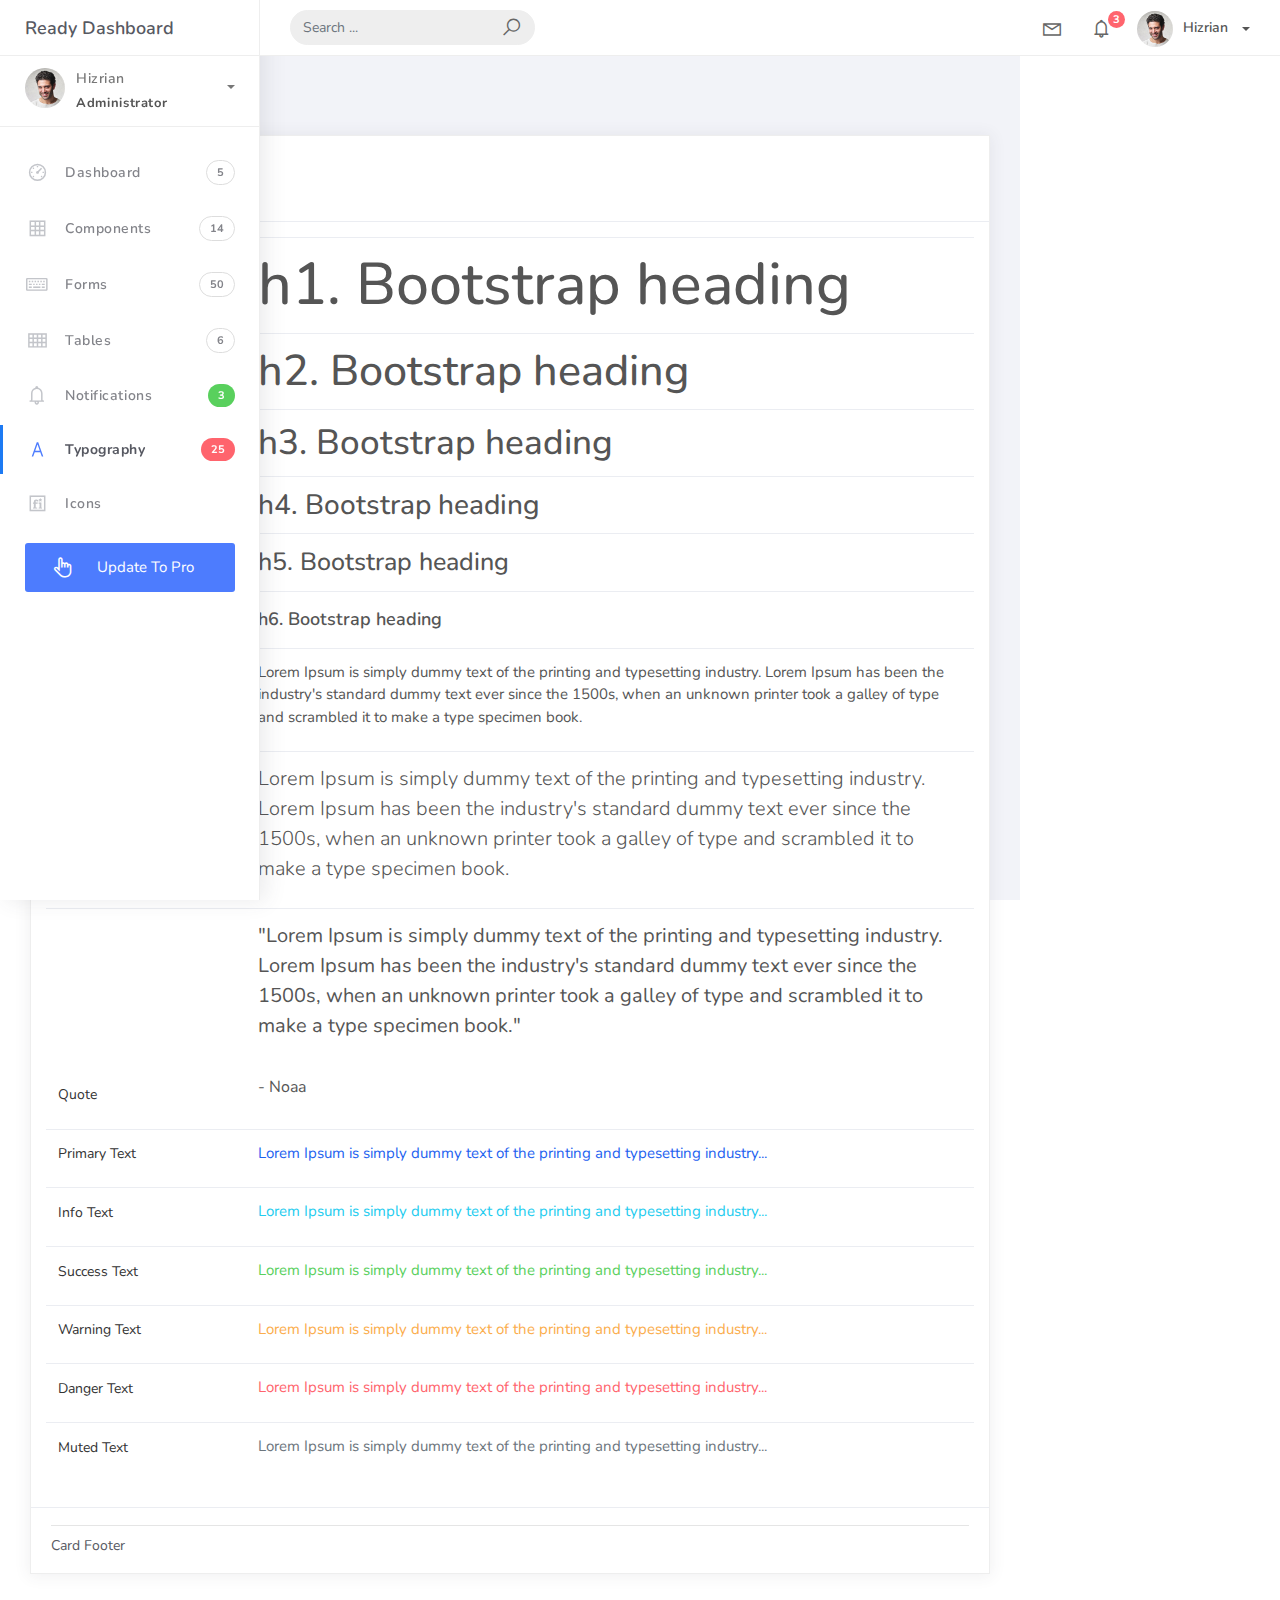
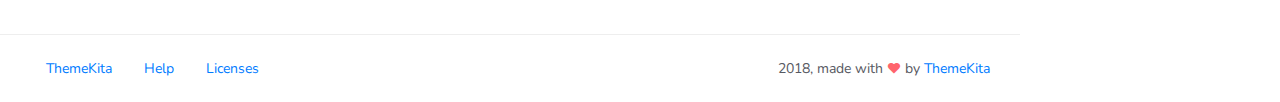
<file: MyPortfolioUdemy/wwwroot/Ready-Bootstrap-Dashboard-master/typography.html>
<!DOCTYPE html>
<html>
<head>
	<meta http-equiv="X-UA-Compatible" content="IE=edge,chrome=1" />
	<title>Typography - Ready Bootstrap Dashboard</title>
	<meta content='width=device-width, initial-scale=1.0, maximum-scale=1.0, user-scalable=0, shrink-to-fit=no' name='viewport' />
	<link rel="stylesheet" href="assets/css/bootstrap.min.css">
	<link rel="stylesheet" href="https://fonts.googleapis.com/css?family=Nunito:200,200i,300,300i,400,400i,600,600i,700,700i,800,800i,900,900i">
	<link rel="stylesheet" href="assets/css/ready.css">
	<link rel="stylesheet" href="assets/css/demo.css">
</head>
<body>
	<div class="wrapper">
		<div class="main-header">
			<div class="logo-header">
				<a href="index.html" class="logo">
					Ready Dashboard
				</a>
				<button class="navbar-toggler sidenav-toggler ml-auto" type="button" data-toggle="collapse" data-target="collapse" aria-controls="sidebar" aria-expanded="false" aria-label="Toggle navigation">
					<span class="navbar-toggler-icon"></span>
				</button>
				<button class="topbar-toggler more"><i class="la la-ellipsis-v"></i></button>
			</div>
			<nav class="navbar navbar-header navbar-expand-lg">
				<div class="container-fluid">
					
					<form class="navbar-left navbar-form nav-search mr-md-3" action="">
						<div class="input-group">
							<input type="text" placeholder="Search ..." class="form-control">
							<div class="input-group-append">
								<span class="input-group-text">
									<i class="la la-search search-icon"></i>
								</span>
							</div>
						</div>
					</form>
					<ul class="navbar-nav topbar-nav ml-md-auto align-items-center">
						<li class="nav-item dropdown hidden-caret">
							<a class="nav-link dropdown-toggle" href="#" id="navbarDropdown" role="button" data-toggle="dropdown" aria-haspopup="true" aria-expanded="false">
								<i class="la la-envelope"></i>
							</a>
							<div class="dropdown-menu" aria-labelledby="navbarDropdown">
								<a class="dropdown-item" href="#">Action</a>
								<a class="dropdown-item" href="#">Another action</a>
								<div class="dropdown-divider"></div>
								<a class="dropdown-item" href="#">Something else here</a>
							</div>
						</li>
						<li class="nav-item dropdown hidden-caret">
							<a class="nav-link dropdown-toggle" href="#" id="navbarDropdown" role="button" data-toggle="dropdown" aria-haspopup="true" aria-expanded="false">
								<i class="la la-bell"></i>
								<span class="notification">3</span>
							</a>
							<ul class="dropdown-menu notif-box" aria-labelledby="navbarDropdown">
								<li>
									<div class="dropdown-title">You have 4 new notification</div>
								</li>
								<li>
									<div class="notif-center">
										<a href="#">
											<div class="notif-icon notif-primary"> <i class="la la-user-plus"></i> </div>
											<div class="notif-content">
												<span class="block">
													New user registered
												</span>
												<span class="time">5 minutes ago</span> 
											</div>
										</a>
										<a href="#">
											<div class="notif-icon notif-success"> <i class="la la-comment"></i> </div>
											<div class="notif-content">
												<span class="block">
													Rahmad commented on Admin
												</span>
												<span class="time">12 minutes ago</span> 
											</div>
										</a>
										<a href="#">
											<div class="notif-img"> 
												<img src="assets/img/profile2.jpg" alt="Img Profile">
											</div>
											<div class="notif-content">
												<span class="block">
													Reza send messages to you
												</span>
												<span class="time">12 minutes ago</span> 
											</div>
										</a>
										<a href="#">
											<div class="notif-icon notif-danger"> <i class="la la-heart"></i> </div>
											<div class="notif-content">
												<span class="block">
													Farrah liked Admin
												</span>
												<span class="time">17 minutes ago</span> 
											</div>
										</a>
									</div>
								</li>
								<li>
									<a class="see-all" href="javascript:void(0);"> <strong>See all notifications</strong> <i class="la la-angle-right"></i> </a>
								</li>
							</ul>
						</li>
						<li class="nav-item dropdown">
							<a class="dropdown-toggle profile-pic" data-toggle="dropdown" href="#" aria-expanded="false"> <img src="assets/img/profile.jpg" alt="user-img" width="36" class="img-circle"><span >Hizrian</span></span> </a>
							<ul class="dropdown-menu dropdown-user">
								<li>
									<div class="user-box">
										<div class="u-img"><img src="assets/img/profile.jpg" alt="user"></div>
										<div class="u-text">
											<h4>Hizrian</h4>
											<p class="text-muted">hello@themekita.com</p><a href="profile.html" class="btn btn-rounded btn-danger btn-sm">View Profile</a></div>
										</div>
									</li>
									<div class="dropdown-divider"></div>
									<a class="dropdown-item" href="#"><i class="ti-user"></i> My Profile</a>
									<a class="dropdown-item" href="#"></i> My Balance</a>
									<a class="dropdown-item" href="#"><i class="ti-email"></i> Inbox</a>
									<div class="dropdown-divider"></div>
									<a class="dropdown-item" href="#"><i class="ti-settings"></i> Account Setting</a>
									<div class="dropdown-divider"></div>
									<a class="dropdown-item" href="#"><i class="fa fa-power-off"></i> Logout</a>
								</ul>
								<!-- /.dropdown-user -->
							</li>
						</ul>
					</div>
				</nav>
			</div>
			<div class="sidebar">
				<div class="scrollbar-inner sidebar-wrapper">
					<div class="user">
						<div class="photo">
							<img src="assets/img/profile.jpg">
						</div>
						<div class="info">
							<a class="" data-toggle="collapse" href="#collapseExample" aria-expanded="true">
								<span>
									Hizrian
									<span class="user-level">Administrator</span>
									<span class="caret"></span>
								</span>
							</a>
							<div class="clearfix"></div>

							<div class="collapse in" id="collapseExample" aria-expanded="true" style="">
								<ul class="nav">
									<li>
										<a href="#profile">
											<span class="link-collapse">My Profile</span>
										</a>
									</li>
									<li>
										<a href="#edit">
											<span class="link-collapse">Edit Profile</span>
										</a>
									</li>
									<li>
										<a href="#settings">
											<span class="link-collapse">Settings</span>
										</a>
									</li>
								</ul>
							</div>
						</div>
					</div>
					<ul class="nav">
						<li class="nav-item">
							<a href="index.html">
								<i class="la la-dashboard"></i>
								<p>Dashboard</p>
								<span class="badge badge-count">5</span>
							</a>
						</li>
						<li class="nav-item">
							<a href="components.html">
								<i class="la la-table"></i>
								<p>Components</p>
								<span class="badge badge-count">14</span>
							</a>
						</li>
						<li class="nav-item">
							<a href="forms.html">
								<i class="la la-keyboard-o"></i>
								<p>Forms</p>
								<span class="badge badge-count">50</span>
							</a>
						</li>
						<li class="nav-item">
							<a href="tables.html">
								<i class="la la-th"></i>
								<p>Tables</p>
								<span class="badge badge-count">6</span>
							</a>
						</li>
						<li class="nav-item">
							<a href="notifications.html">
								<i class="la la-bell"></i>
								<p>Notifications</p>
								<span class="badge badge-success">3</span>
							</a>
						</li>
						<li class="nav-item active">
							<a href="typography.html">
								<i class="la la-font"></i>
								<p>Typography</p>
								<span class="badge badge-danger">25</span>
							</a>
						</li>
						<li class="nav-item">
							<a href="icons.html">
								<i class="la la-fonticons"></i>
								<p>Icons</p>
							</a>
						</li>
						<li class="nav-item update-pro">
							<button  data-toggle="modal" data-target="#modalUpdate">
								<i class="la la-hand-pointer-o"></i>
								<p>Update To Pro</p>
							</button>
						</li>
					</ul>
				</div>
			</div>
			<div class="main-panel">
				<div class="content">
					<div class="container-fluid">
						<h4 class="page-title">Typography</h4>
						<div class="row">
							<div class="col-md-12">
								<div class="card">
									<div class="card-header">
										<div class="card-title">Card Title</div>
										<div class="card-category">Card Category</div>
									</div>
									<div class="card-body">
										<table class="table table-typo">
											<tbody>
												<tr>
													<td>
														<p>Header 1</p>

													</td>
													<td><span class="h1">h1. Bootstrap heading</span></td>
												</tr>
												<tr>
													<td>
														<p>Header 2</p>

													</td>
													<td><span class="h2">h2. Bootstrap heading</span></td>
												</tr>
												<tr>
													<td>
														<p>Header 3</p>

													</td>
													<td><span class="h3">h3. Bootstrap heading</span></td>
												</tr>
												<tr>
													<td>
														<p>Header 4</p>

													</td>
													<td><span class="h4">h4. Bootstrap heading</span></td>
												</tr>
												<tr>
													<td>
														<p>Header 5</p>

													</td>
													<td><span class="h5">h5. Bootstrap heading</span></td>
												</tr>
												<tr>
													<td>
														<p>Header 5</p>

													</td>
													<td><span class="h6">h6. Bootstrap heading</span></td>
												</tr>
												<tr>
													<td>
														<p>Paragraph</p>

													</td>
													<td><p>Lorem Ipsum is simply dummy text of the printing and typesetting industry. Lorem Ipsum has been the industry's standard dummy text ever since the 1500s, when an unknown printer took a galley of type and scrambled it to make a type specimen book.</p></span></td>
												</tr>
												<tr>
													<td>
														<p>Paragraph Lead</p>

													</td>
													<td><p class="lead">Lorem Ipsum is simply dummy text of the printing and typesetting industry. Lorem Ipsum has been the industry's standard dummy text ever since the 1500s, when an unknown printer took a galley of type and scrambled it to make a type specimen book.</p></td>
												</tr>
												<tr>
													<td>
														<p>Quote</p>

													</td>
													<td><blockquote>
														<p class="blockquote blockquote-primary">
															"Lorem Ipsum is simply dummy text of the printing and typesetting industry. Lorem Ipsum has been the industry's standard dummy text ever since the 1500s, when an unknown printer took a galley of type and scrambled it to make a type specimen book."
															<br>
															<br>
															<small>
																- Noaa
															</small>
														</p>
													</blockquote></td>
												</tr>
												<tr>
													<td>
														<p>Primary Text</p>

													</td>
													<td><p class="text-primary">Lorem Ipsum is simply dummy text of the printing and typesetting industry...</p></span></td>
												</tr>
												<tr>
													<td>
														<p>Info Text</p>

													</td>
													<td><p class="text-info">Lorem Ipsum is simply dummy text of the printing and typesetting industry...</p></span></td>
												</tr>
												<tr>
													<td>
														<p>Success Text</p>

													</td>
													<td><p class="text-success">Lorem Ipsum is simply dummy text of the printing and typesetting industry...</p></span></td>
												</tr>
												<tr>
													<td>
														<p>Warning Text</p>

													</td>
													<td><p class="text-warning">Lorem Ipsum is simply dummy text of the printing and typesetting industry...</p></span></td>
												</tr>
												<tr>
													<td>
														<p>Danger Text</p>

													</td>
													<td><p class="text-danger">Lorem Ipsum is simply dummy text of the printing and typesetting industry...</p></span></td>
												</tr>
												<tr>
													<td>
														<p>Muted Text</p>

													</td>
													<td><p class="text-muted">Lorem Ipsum is simply dummy text of the printing and typesetting industry...</p></span></td>
												</tr>
											</tbody>
										</table>
									</div>
									<div class="card-footer">
										<hr>
										Card Footer
									</div>
								</div>
							</div>
						</div>
					</div>
				</div>
				<footer class="footer">
					<div class="container-fluid">
						<nav class="pull-left">
							<ul class="nav">
								<li class="nav-item">
									<a class="nav-link" href="http://www.themekita.com">
										ThemeKita
									</a>
								</li>
								<li class="nav-item">
									<a class="nav-link" href="#">
										Help
									</a>
								</li>
								<li class="nav-item">
									<a class="nav-link" href="https://themewagon.com/license/#free-item">
										Licenses
									</a>
								</li>
							</ul>
						</nav>
						<div class="copyright ml-auto">
							2018, made with <i class="la la-heart heart text-danger"></i> by <a href="http://www.themekita.com">ThemeKita</a>
						</div>				
					</div>
				</footer>
			</div>
		</div>
	</div>
	<!-- Modal -->
	<div class="modal fade" id="modalUpdate" tabindex="-1" role="dialog" aria-labelledby="modalUpdatePro" aria-hidden="true">
		<div class="modal-dialog modal-dialog-centered" role="document">
			<div class="modal-content">
				<div class="modal-header bg-primary">
					<h6 class="modal-title"><i class="la la-frown-o"></i> Under Development</h6>
					<button type="button" class="close" data-dismiss="modal" aria-label="Close">
						<span aria-hidden="true">&times;</span>
					</button>
				</div>
				<div class="modal-body text-center">									
					<p>Currently the pro version of the <b>Ready Dashboard</b> Bootstrap is in progress development</p>
					<p>
					<b>We'll let you know when it's done</b></p>
				</div>
				<div class="modal-footer">
					<button type="button" class="btn btn-secondary" data-dismiss="modal">Close</button>
				</div>
			</div>
		</div>
	</div>
</body>
<script src="assets/js/core/jquery.3.2.1.min.js"></script>
<script src="assets/js/plugin/jquery-ui-1.12.1.custom/jquery-ui.min.js"></script>
<script src="assets/js/core/popper.min.js"></script>
<script src="assets/js/core/bootstrap.min.js"></script>
<script src="assets/js/plugin/chartist/chartist.min.js"></script>
<script src="assets/js/plugin/chartist/plugin/chartist-plugin-tooltip.min.js"></script>
<script src="assets/js/plugin/bootstrap-notify/bootstrap-notify.min.js"></script>
<script src="assets/js/plugin/bootstrap-toggle/bootstrap-toggle.min.js"></script>
<script src="assets/js/plugin/jquery-mapael/jquery.mapael.min.js"></script>
<script src="assets/js/plugin/jquery-mapael/maps/world_countries.min.js"></script>
<script src="assets/js/plugin/chart-circle/circles.min.js"></script>
<script src="assets/js/plugin/jquery-scrollbar/jquery.scrollbar.min.js"></script>
<script src="assets/js/ready.min.js"></script>
</html>
</file>
<file: MyPortfolioUdemy/wwwroot/hola-master/css/base.css>
/* =================================================================== 
 *
 *  Hola v1.0 Base Stylesheet
 *  10-02-2017
 *  ------------------------------------------------------------------
 *
 *  TOC:
 *  # Normalize
 *  # Basic/base setup styles
 *      ## Media
 *      ## Typography resets
 *      ## links
 *      ## inputs
 *  # grid
 *      ## medium size devices
 *      ## tablets
 *      ## mobile devices
 *      ## small mobile devices
 *  # block grids
 *      ## medium size devices
 *      ## tablets
 *      ## mobile devices
 *      ## small mobile devices
 *  # MISC
 *
 * =================================================================== */


/* ===================================================================
 * # normalize
 * normalize.css v5.0.0 | MIT License | 
 * github.com/necolas/normalize.css
 *
 * ------------------------------------------------------------------- */

html {
    font-family: sans-serif;
    line-height: 1.15;
    -ms-text-size-adjust: 100%;
    -webkit-text-size-adjust: 100%;
}

body {
    margin: 0;
}

article, aside, footer, header, nav, section {
    display: block;
}

h1 {
    font-size: 2em;
    margin: 0.67em 0;
}

figcaption, figure, main {
    display: block;
}

figure {
    margin: 1em 40px;
}

hr {
    box-sizing: content-box;
    height: 0;
    overflow: visible;
}

pre {
    font-family: monospace, monospace;
    font-size: 1em;
}

a {
    background-color: transparent;
    -webkit-text-decoration-skip: objects;
}

a:active, a:hover {
    outline-width: 0;
}

abbr[title] {
    border-bottom: none;
    text-decoration: underline;
    text-decoration: underline dotted;
}

b, strong {
    font-weight: inherit;
}

b, strong {
    font-weight: bolder;
}

code, kbd, samp {
    font-family: monospace, monospace;
    font-size: 1em;
}

dfn {
    font-style: italic;
}

mark {
    background-color: #ff0;
    color: #000;
}

small {
    font-size: 80%;
}

sub, sup {
    font-size: 75%;
    line-height: 0;
    position: relative;
    vertical-align: baseline;
}

sub {
    bottom: -0.25em;
}

sup {
    top: -0.5em;
}

audio, video {
    display: inline-block;
}

audio:not([controls]) {
    display: none;
    height: 0;
}

img {
    border-style: none;
}

svg:not(:root) {
    overflow: hidden;
}

button, input, optgroup, select, textarea {
    font-family: sans-serif;
    font-size: 100%;
    line-height: 1.15;
    margin: 0;
}

button, input {
    overflow: visible;
}

button, select {
    text-transform: none;
}

button, html [type="button"], [type="reset"], [type="submit"] {
    -webkit-appearance: button;
}

button::-moz-focus-inner, [type="button"]::-moz-focus-inner, [type="reset"]::-moz-focus-inner, [type="submit"]::-moz-focus-inner {
    border-style: none;
    padding: 0;
}

button:-moz-focusring, [type="button"]:-moz-focusring, [type="reset"]:-moz-focusring, [type="submit"]:-moz-focusring {
    outline: 1px dotted ButtonText;
}

fieldset {
    border: 1px solid #c0c0c0;
    margin: 0 2px;
    padding: 0.35em 0.625em 0.75em;
}

legend {
    box-sizing: border-box;
    color: inherit;
    display: table;
    max-width: 100%;
    padding: 0;
    white-space: normal;
}

progress {
    display: inline-block;
    vertical-align: baseline;
}

textarea {
    overflow: auto;
}

[type="checkbox"], [type="radio"] {
    box-sizing: border-box;
    padding: 0;
}

[type="number"]::-webkit-inner-spin-button, [type="number"]::-webkit-outer-spin-button {
    height: auto;
}

[type="search"] {
    -webkit-appearance: textfield;
    outline-offset: -2px;
}

[type="search"]::-webkit-search-cancel-button, [type="search"]::-webkit-search-decoration {
    -webkit-appearance: none;
}

::-webkit-file-upload-button {
    -webkit-appearance: button;
    font: inherit;
}

details, menu {
    display: block;
}

summary {
    display: list-item;
}

canvas {
    display: inline-block;
}

template {
    display: none;
}

[hidden] {
    display: none;
}


/* ===================================================================
 * # basic/base setup styles - (_basic.scss)
 *
 * ------------------------------------------------------------------- */

html {
    font-size: 62.5%;
    box-sizing: border-box;
}

*, *::before, *::after {
    box-sizing: inherit;
}

body {
    font-weight: normal;
    line-height: 1;
    word-wrap: break-word;
    text-rendering: optimizeLegibility;
    -webkit-overflow-scrolling: touch;
    -webkit-text-size-adjust: none;
}

body, input, button {
    -moz-osx-font-smoothing: grayscale;
    -webkit-font-smoothing: antialiased;
}


/* ------------------------------------------------------------------- 
 * ## Media - (_basic.scss)
 * ------------------------------------------------------------------- */

img, video {
    max-width: 100%;
    height: auto;
}


/* ------------------------------------------------------------------- 
 * ## Typography resets - (_basic.scss)
 * ------------------------------------------------------------------- */

div, dl, dt, dd, ul, ol, li, h1, h2, h3, h4, h5, h6, pre, form, p, blockquote, th, td {
    margin: 0;
    padding: 0;
}

h1, h2, h3, h4, h5, h6 {
    -webkit-font-smoothing: auto;
    -webkit-font-smoothing: antialiased;
    -webkit-font-variant-ligatures: common-ligatures;
    -moz-font-variant-ligatures: common-ligatures;
    font-variant-ligatures: common-ligatures;
    text-rendering: optimizeLegibility;
}

em, i {
    font-style: italic;
    line-height: inherit;
}

strong, b {
    font-weight: bold;
    line-height: inherit;
}

small {
    font-size: 60%;
    line-height: inherit;
}

ol, ul {
    list-style: none;
}

li {
    display: block;
}


/* ------------------------------------------------------------------- 
 * ## links - (_basic.scss)
 * ------------------------------------------------------------------- */

a {
    text-decoration: none;
    line-height: inherit;
}

a img {
    border: none;
}


/* ------------------------------------------------------------------- 
 * ## inputs - (_basic.scss)
 * ------------------------------------------------------------------- */

fieldset {
    margin: 0;
    padding: 0;
}

input[type="email"], 
input[type="number"], 
input[type="search"], 
input[type="text"], 
input[type="tel"], 
input[type="url"], 
input[type="password"], textarea {
    -webkit-appearance: none;
    -moz-appearance: none;
    -ms-appearance: none;
    -o-appearance: none;
    appearance: none;
}


/* ===================================================================
 * # grid - (_grid.scss)
 *
 * ------------------------------------------------------------------- */

.row {
    width: 94%;
    max-width: 1200px;
    margin: 0 auto;
}

.row:after {
    content: "";
    display: table;
    clear: both;
}

.row .row {
    width: auto;
    max-width: none;
    margin-left: -20px;
    margin-right: -20px;
}


/* column blocks
 * -------------------------------------- */

[class*="col-"] {
    float: left;
}

[class*="col-"] + [class*="col-"].end {
    float: right;
}

[class*="col-"] {
    padding: 0 20px;
}


/* column width classes 
 * -------------------------------------- */

.col-one {
    width: 8.33333%;
}

.col-two, .col-1-6 {
    width: 16.66667%;
}

.col-three, .col-1-4 {
    width: 25%;
}

.col-four, .col-1-3 {
    width: 33.33333%;
}

.col-five {
    width: 41.66667%;
}

.col-six, .col-1-2 {
    width: 50%;
}

.col-seven {
    width: 58.33333%;
}

.col-eight, .col-2-3 {
    width: 66.66667%;
}

.col-nine, .col-3-4 {
    width: 75%;
}

.col-ten, .col-5-6 {
    width: 83.33333%;
}

.col-eleven {
    width: 91.66667%;
}

.col-twelve, .col-full {
    width: 100%;
}


/* ------------------------------------------------------------------- 
 * ## medium size devices - (_grid.scss)
 * ------------------------------------------------------------------- */

@media only screen and (max-width: 1200px) {
    .row .row {
        margin-left: -15px;
        margin-right: -15px;
    }
    [class*="col-"] {
        padding: 0 15px;
    }
    .md-two, .md-1-6 {
        width: 16.66667%;
    }
    .md-one {
        width: 8.33333%;
    }
    .md-three, .md-1-4 {
        width: 25%;
    }
    .md-four, .md-1-3 {
        width: 33.33333%;
    }
    .md-five {
        width: 41.66667%;
    }
    .md-six, .md-1-2 {
        width: 50%;
    }
    .md-seven {
        width: 58.33333%;
    }
    .md-eight, .md-2-3 {
        width: 66.66667%;
    }
    .md-nine, .md-3-4 {
        width: 75%;
    }
    .md-ten, .md-5-6 {
        width: 83.33333%;
    }
    .md-eleven {
        width: 91.66667%;
    }
    .md-twelve, .md-full {
        width: 100%;
    }
}


/* ------------------------------------------------------------------- 
 * ## tablets - (_grid.scss)
 * ------------------------------------------------------------------- */

@media only screen and (max-width: 800px) {
    .row {
        width: 90%;
    }
    .tab-1-4 {
        width: 25%;
    }
    .tab-1-3 {
        width: 33.33333%;
    }
    .tab-1-2 {
        width: 50%;
    }
    .tab-2-3 {
        width: 66.66667%;
    }
    .tab-3-4 {
        width: 75%;
    }
    .tab-full {
        width: 100%;
    }
}


/* ------------------------------------------------------------------- 
 * ## mobile devices - (_grid.scss)
 * ------------------------------------------------------------------- */

@media only screen and (max-width: 600px) {
    .row {
        width: auto;
        padding-left: 25px;
        padding-right: 25px;
    }
    .row .row {
        margin-left: -10px;
        margin-right: -10px;
    }
    [class*="col-"] {
        padding: 0 10px;
    }
    .mob-1-4 {
        width: 25%;
    }
    .mob-1-3 {
        width: 33.33333%;
    }
    .mob-1-2 {
        width: 50%;
    }
    .mob-2-3 {
        width: 66.66667%;
    }
    .mob-3-4 {
        width: 75%;
    }
    .mob-full {
        width: 100%;
    }
}


/* ------------------------------------------------------------------- 
 * ## small mobile devices - (_grid.scss) 
 * ------------------------------------------------------------------- */


/* stack columns on small mobile devices
 * ------------------------------------------------------------------- */

@media only screen and (max-width: 400px) {
    .row .row {
        padding-left: 0;
        padding-right: 0;
        margin-left: 0;
        margin-right: 0;
    }
    [class*="col-"] {
        width: 100% !important;
        float: none !important;
        clear: both !important;
        margin-left: 0;
        margin-right: 0;
        padding: 0;
    }
    [class*="col-"] + [class*="col-"].end {
        float: none;
    }
}


/* ===================================================================
 * # block grids - (_grid.scss)
 * ------------------------------------------------------------------- */


/*   Equally-sized columns define at row level
 * ------------------------------------------------------------------- */

[class*="block-"]:after {
    content: "";
    display: table;
    clear: both;
}

.block-1-6 .col-block {
    width: 16.66667%;
}

.block-1-5 .col-block {
    width: 20%;
}

.block-1-4 .col-block {
    width: 25%;
}

.block-1-3 .col-block {
    width: 33.33333%;
}

.block-1-2 .col-block {
    width: 50%;
}


/**
 * Clearing for block grid columns. Allow columns with 
 * different heights to align properly.
 */

.block-1-6 .col-block:nth-child(6n+1), 
.block-1-5 .col-block:nth-child(5n+1), 
.block-1-4 .col-block:nth-child(4n+1), 
.block-1-3 .col-block:nth-child(3n+1), 
.block-1-2 .col-block:nth-child(2n+1) {
    clear: both;
}


/* ------------------------------------------------------------------- 
 * ## medium size devices - (_grid.scss)
 * ------------------------------------------------------------------- */

@media only screen and (max-width: 1200px) {
    .block-m-1-6 .col-block {
        width: 16.66667%;
    }
    .block-m-1-5 .col-block {
        width: 20%;
    }
    .block-m-1-4 .col-block {
        width: 25%;
    }
    .block-m-1-3 .col-block {
        width: 33.33333%;
    }
    .block-m-1-2 .col-block {
        width: 50%;
    }
    .block-m-full .col-block {
        width: 100%;
        clear: both;
    }
    [class*="block-m-"] .bgrid:nth-child(n) {
        clear: none;
    }
    .block-m-1-6 .col-block:nth-child(6n+1), 
    .block-m-1-5 .col-block:nth-child(5n+1), 
    .block-m-1-4 .col-block:nth-child(4n+1), 
    .block-m-1-3 .col-block:nth-child(3n+1), 
    .block-m-1-2 .col-block:nth-child(2n+1) {
        clear: both;
    }
}


/* ------------------------------------------------------------------- 
 * ## tablets - (_grid.scss)
 * ------------------------------------------------------------------- */

@media only screen and (max-width: 800px) {
    .block-tab-1-6 .col-block {
        width: 16.66667%;
    }
    .block-tab-1-5 .col-block {
        width: 20%;
    }
    .block-tab-1-4 .col-block {
        width: 25%;
    }
    .block-tab-1-3 .col-block {
        width: 33.33333%;
    }
    .block-tab-1-2 .col-block {
        width: 50%;
    }
    .block-tab-full .col-block {
        width: 100%;
        clear: both;
    }
    [class*="block-tab-"] .bgrid:nth-child(n) {
        clear: none;
    }
    .block-tab-1-6 .col-block:nth-child(6n+1), 
    .block-tab-1-6 .col-block:nth-child(5n+1), 
    .block-tab-1-4 .col-block:nth-child(4n+1), 
    .block-tab-1-3 .col-block:nth-child(3n+1), 
    .block-tab-1-2 .col-block:nth-child(2n+1) {
        clear: both;
    }
}


/* ------------------------------------------------------------------- 
 * ## mobile devices - (_grid.scss)
 * ------------------------------------------------------------------- */

@media only screen and (max-width: 600px) {
    .block-mob-1-6 .col-block {
        width: 16.66667%;
    }
    .block-mob-1-5 .col-block {
        width: 20%;
    }
    .block-mob-1-4 .col-block {
        width: 25%;
    }
    .block-mob-1-3 .col-block {
        width: 33.33333%;
    }
    .block-mob-1-2 .col-block {
        width: 50%;
    }
    .block-mob-full .col-block {
        width: 100%;
        clear: both;
    }
    [class*="block-mob-"] .bgrid:nth-child(n) {
        clear: none;
    }
    .block-mob-1-6 .col-block:nth-child(6n+1), 
    .block-mob-1-5 .col-block:nth-child(5n+1), 
    .block-mob-1-4 .col-block:nth-child(4n+1), 
    .block-mob-1-3 .col-block:nth-child(3n+1), 
    .block-mob-1-2 .col-block:nth-child(2n+1) {
        clear: both;
    }
}


/* ------------------------------------------------------------------- 
 * ## small mobile devices - (_grid.scss) 
 * ------------------------------------------------------------------- */


/* stack columns on small mobile devices
 * ------------------------------------------------------------------- */

@media only screen and (max-width: 400px) {
    .stack .col-block {
        width: 100% !important;
        float: none !important;
        clear: both !important;
        margin-left: 0;
        margin-right: 0;
    }
}


/* ===================================================================
 * # MISC  - (_grid.scss)
 *
 * ------------------------------------------------------------------- */

.group:after {
    content: "";
    display: table;
    clear: both;
}


/* Misc Helper Styles
 * -------------------------------------- */

.is-hidden {
    display: none;
}

.is-invisible {
    visibility: hidden;
}

.antialiased {
    -webkit-font-smoothing: antialiased;
    -moz-osx-font-smoothing: grayscale;
}

.overflow-hidden {
    overflow: hidden;
}

.remove-bottom {
    margin-bottom: 0;
}

.half-bottom {
    margin-bottom: 1.5rem !important;
}

.add-bottom {
    margin-bottom: 3rem !important;
}

.no-border {
    border: none;
}

.full-width {
    width: 100%;
}

.text-center {
    text-align: center;
}

.text-left {
    text-align: left;
}

.text-right {
    text-align: right;
}

.pull-left {
    float: left;
}

.pull-right {
    float: right;
}

.align-center {
    margin-left: auto;
    margin-right: auto;
    text-align: center;
}
</file>
<file: MyPortfolioUdemy/wwwroot/hola-master/css/vendor.css>
/* =================================================================== 
 *
 *  Hola v1.0 Vendor/Third Party CSS 
 *  10-02-2017
 *  ------------------------------------------------------------------
 *
 *  TOC:
 *  # Slick slider
 *  # PhotoSwipe Skin
 *  # Prettyprint GitHub Theme
 *
 * =================================================================== */


/* ===================================================================
 * # slick slider
 *
 * ------------------------------------------------------------------- */

.slick-slider {
    position: relative;
    display: block;
    box-sizing: border-box;
    -webkit-touch-callout: none;
    -webkit-user-select: none;
    -khtml-user-select: none;
    -moz-user-select: none;
    -ms-user-select: none;
    user-select: none;
    -ms-touch-action: pan-y;
    touch-action: pan-y;
    -webkit-tap-highlight-color: transparent;
}

.slick-list {
    position: relative;
    overflow: hidden;
    display: block;
    margin: 0;
    padding: 0;
}

.slick-list:focus {
    outline: none;
}

.slick-list.dragging {
    cursor: pointer;
    cursor: hand;
}

.slick-slider .slick-track, .slick-slider .slick-list {
    -webkit-transform: translate3d(0, 0, 0);
    -moz-transform: translate3d(0, 0, 0);
    -ms-transform: translate3d(0, 0, 0);
    -o-transform: translate3d(0, 0, 0);
    transform: translate3d(0, 0, 0);
}

.slick-track {
    position: relative;
    left: 0;
    top: 0;
    display: block;
}

.slick-track:before, .slick-track:after {
    content: "";
    display: table;
}

.slick-track:after {
    clear: both;
}

.slick-loading .slick-track {
    visibility: hidden;
}

.slick-slide {
    float: left;
    height: 100%;
    min-height: 1px;
    display: none;
}

[dir="rtl"] .slick-slide {
    float: right;
}

.slick-slide img {
    display: block;
}

.slick-slide.slick-loading img {
    display: none;
}

.slick-slide.dragging img {
    pointer-events: none;
}

.slick-initialized .slick-slide {
    display: block;
}

.slick-loading .slick-slide {
    visibility: hidden;
}

.slick-vertical .slick-slide {
    display: block;
    height: auto;
    border: 1px solid transparent;
}

.slick-arrow.slick-hidden {
    display: none;
}


/*! PhotoSwipe main CSS by Dmitry Semenov | photoswipe.com | MIT license */


/*
	Styles for basic PhotoSwipe functionality (sliding area, open/close transitions)
*/


/* pswp = photoswipe */

.pswp {
    display: none;
    position: absolute;
    width: 100%;
    height: 100%;
    left: 0;
    top: 0;
    overflow: hidden;
    -ms-touch-action: none;
    touch-action: none;
    z-index: 1500;
    -webkit-text-size-adjust: 100%;
    /* create separate layer, to avoid paint on window.onscroll in webkit/blink */
    -webkit-backface-visibility: hidden;
    outline: none;
}

.pswp * {
    -webkit-box-sizing: border-box;
    box-sizing: border-box;
}

.pswp img {
    max-width: none;
}


/* style is added when JS option showHideOpacity is set to true */

.pswp--animate_opacity {
    /* 0.001, because opacity:0 doesn't trigger Paint action, which causes lag at start of transition */
    opacity: 0.001;
    will-change: opacity;
    /* for open/close transition */
    -webkit-transition: opacity 333ms cubic-bezier(0.4, 0, 0.22, 1);
    transition: opacity 333ms cubic-bezier(0.4, 0, 0.22, 1);
}

.pswp--open {
    display: block;
}

.pswp--zoom-allowed .pswp__img {
    /* autoprefixer: off */
    cursor: -webkit-zoom-in;
    cursor: -moz-zoom-in;
    cursor: zoom-in;
}

.pswp--zoomed-in .pswp__img {
    /* autoprefixer: off */
    cursor: -webkit-grab;
    cursor: -moz-grab;
    cursor: grab;
}

.pswp--dragging .pswp__img {
    /* autoprefixer: off */
    cursor: -webkit-grabbing;
    cursor: -moz-grabbing;
    cursor: grabbing;
}


/*
	Background is added as a separate element.
	As animating opacity is much faster than animating rgba() background-color.
*/

.pswp__bg {
    position: absolute;
    left: 0;
    top: 0;
    width: 100%;
    height: 100%;
    background: #000;
    opacity: 0;
    -webkit-transform: translateZ(0);
    transform: translateZ(0);
    -webkit-backface-visibility: hidden;
    will-change: opacity;
}

.pswp__scroll-wrap {
    position: absolute;
    left: 0;
    top: 0;
    width: 100%;
    height: 100%;
    overflow: hidden;
}

.pswp__container, .pswp__zoom-wrap {
    -ms-touch-action: none;
    touch-action: none;
    position: absolute;
    left: 0;
    right: 0;
    top: 0;
    bottom: 0;
}


/* Prevent selection and tap highlights */

.pswp__container, .pswp__img {
    -webkit-user-select: none;
    -moz-user-select: none;
    -ms-user-select: none;
    user-select: none;
    -webkit-tap-highlight-color: transparent;
    -webkit-touch-callout: none;
}

.pswp__zoom-wrap {
    position: absolute;
    width: 100%;
    -webkit-transform-origin: left top;
    -ms-transform-origin: left top;
    transform-origin: left top;
    /* for open/close transition */
    -webkit-transition: -webkit-transform 333ms cubic-bezier(0.4, 0, 0.22, 1);
    transition: transform 333ms cubic-bezier(0.4, 0, 0.22, 1);
}

.pswp__bg {
    will-change: opacity;
    /* for open/close transition */
    -webkit-transition: opacity 333ms cubic-bezier(0.4, 0, 0.22, 1);
    transition: opacity 333ms cubic-bezier(0.4, 0, 0.22, 1);
}

.pswp--animated-in .pswp__bg, .pswp--animated-in .pswp__zoom-wrap {
    -webkit-transition: none;
    transition: none;
}

.pswp__container, .pswp__zoom-wrap {
    -webkit-backface-visibility: hidden;
}

.pswp__item {
    position: absolute;
    left: 0;
    right: 0;
    top: 0;
    bottom: 0;
    overflow: hidden;
}

.pswp__img {
    position: absolute;
    width: auto;
    height: auto;
    top: 0;
    left: 0;
}


/*
	stretched thumbnail or div placeholder element (see below)
	style is added to avoid flickering in webkit/blink when layers overlap
*/

.pswp__img--placeholder {
    -webkit-backface-visibility: hidden;
}


/*
	div element that matches size of large image
	large image loads on top of it
*/

.pswp__img--placeholder--blank {
    background: #222;
}

.pswp--ie .pswp__img {
    width: 100% !important;
    height: auto !important;
    left: 0;
    top: 0;
}


/*
	Error message appears when image is not loaded
	(JS option errorMsg controls markup)
*/

.pswp__error-msg {
    position: absolute;
    left: 0;
    top: 50%;
    width: 100%;
    text-align: center;
    font-size: 14px;
    line-height: 16px;
    margin-top: -8px;
    color: #CCC;
}

.pswp__error-msg a {
    color: #CCC;
    text-decoration: underline;
}


/* ===================================================================
 * # PhotoSwipe Skin
 *
 * ------------------------------------------------------------------- */


/*
    Contents:

    1. Buttons
    2. Share modal and links
    3. Index indicator ("1 of X" counter)
    4. Caption
    5. Loading indicator
    6. Additional styles (root element, top bar, idle state, hidden state, etc.)
*/


/* -------------------------------------------------------------------
 * ## 1. buttons
 * ------------------------------------------------------------------- */


/* <button> css reset */

.pswp__button {
    width: 44px;
    height: 44px;
    line-height: 1;
    position: relative;
    background: none;
    cursor: pointer;
    overflow: visible;
    -webkit-appearance: none;
    display: block;
    border: 0;
    padding: 0;
    margin: 0;
    float: right;
    opacity: 0.6;
    -webkit-transition: opacity 0.2s;
    transition: opacity 0.2s;
    -webkit-box-shadow: none;
    box-shadow: none;
}

.pswp__button:focus, .pswp__button:hover {
    opacity: 1;
    background-color: transparent;
}

.pswp__button:active {
    outline: none;
    opacity: 0.9;
}

.pswp__button::-moz-focus-inner {
    padding: 0;
    border: 0;
}


/* 
pswp__ui--over-close class it added when mouse is 
over element that should close gallery 
*/

.pswp__ui--over-close .pswp__button--close {
    opacity: 1;
}

.pswp__button, .pswp__button--arrow--left:before, .pswp__button--arrow--right:before {
    background: url(../images/photoswipe/default-skin.png) 0 0 no-repeat;
    background-size: 264px 88px;
    width: 44px;
    height: 44px;
}

@media (-webkit-min-device-pixel-ratio: 1.1), (-webkit-min-device-pixel-ratio: 1.09375), (min-resolution: 105dpi), (min-resolution: 1.1dppx) {
    /* Serve SVG sprite if browser supports SVG and resolution is more than 105dpi */
    .pswp--svg .pswp__button, .pswp--svg .pswp__button--arrow--left:before, .pswp--svg .pswp__button--arrow--right:before {
        background-image: url(images/photoswipe/default-skin.svg);
    }
    .pswp--svg .pswp__button--arrow--left, .pswp--svg .pswp__button--arrow--right {
        background: none;
    }
}

.pswp__button--close {
    background-position: 0 -44px;
}

.pswp__button--share {
    background-position: -44px -44px;
}

.pswp__button--fs {
    display: none;
}

.pswp--supports-fs .pswp__button--fs {
    display: block;
}

.pswp--fs .pswp__button--fs {
    background-position: -44px 0;
}

.pswp__button--zoom {
    display: none;
    background-position: -88px 0;
}

.pswp--zoom-allowed .pswp__button--zoom {
    display: block;
}

.pswp--zoomed-in .pswp__button--zoom {
    background-position: -132px 0;
}


/* no arrows on touch screens */

.pswp--touch .pswp__button--arrow--left, .pswp--touch .pswp__button--arrow--right {
    visibility: hidden;
}


/*
Arrow buttons hit area
(icon is added to :before pseudo-element)
*/

.pswp__button--arrow--left, .pswp__button--arrow--right {
    background: none;
    top: 50%;
    margin-top: -22px;
    width: 30px;
    height: 32px;
    position: absolute;
}

.pswp__button--arrow--left {
    left: 12px;
}

.pswp__button--arrow--right {
    right: 12px;
}

.pswp__button--arrow--left:before, .pswp__button--arrow--right:before {
    content: '';
    top: 0;
    background-color: rgba(0, 0, 0, 0.3);
    height: 30px;
    width: 32px;
    position: absolute;
    border-radius: 3px;
}

.pswp__button--arrow--left:before {
    left: 6px;
    background-position: -138px -44px;
}

.pswp__button--arrow--right:before {
    right: 6px;
    background-position: -94px -44px;
}


/* -------------------------------------------------------------------
 * ## 2. Share modal/popup and links
 * ------------------------------------------------------------------- */

.pswp__counter, .pswp__share-modal {
    -webkit-user-select: none;
    -moz-user-select: none;
    -ms-user-select: none;
    user-select: none;
}

.pswp__share-modal {
    display: block;
    background: rgba(0, 0, 0, 0.5);
    width: 100%;
    height: 100%;
    top: 0;
    left: 0;
    padding: 10px;
    position: absolute;
    z-index: 1600;
    opacity: 0;
    -webkit-transition: opacity 0.25s ease-out;
    transition: opacity 0.25s ease-out;
    -webkit-backface-visibility: hidden;
    will-change: opacity;
}

.pswp__share-modal--hidden {
    display: none;
}

.pswp__share-tooltip {
    z-index: 1620;
    position: absolute;
    background: #FFF;
    top: 56px;
    border-radius: 3px;
    display: block;
    width: auto;
    right: 44px;
    -webkit-box-shadow: 0 2px 5px rgba(0, 0, 0, 0.25);
    box-shadow: 0 2px 5px rgba(0, 0, 0, 0.25);
    -webkit-transform: translateY(6px);
    -ms-transform: translateY(6px);
    transform: translateY(6px);
    -webkit-transition: -webkit-transform 0.25s;
    transition: transform 0.25s;
    -webkit-backface-visibility: hidden;
    will-change: transform;
}

.pswp__share-tooltip a {
    display: block;
    padding: 9px 15px;
    color: #000;
    text-decoration: none;
    font-size: 13px;
    line-height: 18px;
}

.pswp__share-tooltip a:hover {
    text-decoration: none;
    color: #000;
}

.pswp__share-tooltip a:first-child {
    /* round corners on the first/last list item */
    border-radius: 3px 3px 0 0;
}

.pswp__share-tooltip a:last-child {
    border-radius: 0 0 3px 3px;
}

.pswp__share-modal--fade-in {
    opacity: 1;
}

.pswp__share-modal--fade-in .pswp__share-tooltip {
    -webkit-transform: translateY(0);
    -ms-transform: translateY(0);
    transform: translateY(0);
}


/* increase size of share links on touch devices */

.pswp--touch .pswp__share-tooltip a {
    padding: 16px 12px;
}

a.pswp__share--facebook:before {
    content: '';
    display: block;
    width: 0;
    height: 0;
    position: absolute;
    top: -12px;
    right: 15px;
    border: 6px solid transparent;
    border-bottom-color: #FFF;
    -webkit-pointer-events: none;
    -moz-pointer-events: none;
    pointer-events: none;
}

a.pswp__share--facebook:hover {
    background: #3E5C9A;
    color: #FFF;
}

a.pswp__share--facebook:hover:before {
    border-bottom-color: #3E5C9A;
}

a.pswp__share--twitter:hover {
    background: #55ACEE;
    color: #FFF;
}

a.pswp__share--pinterest:hover {
    background: #CCC;
    color: #CE272D;
}

a.pswp__share--download:hover {
    background: #DDD;
}


/* -------------------------------------------------------------------
 * ## 3. Index indicator ("1 of X" counter)
 * ------------------------------------------------------------------- */

.pswp__counter {
    position: absolute;
    left: 6px;
    top: 0;
    height: 44px;
    font-size: 13px;
    line-height: 44px;
    color: #FFF;
    opacity: 0.75;
    padding: 0 10px;
}


/* -------------------------------------------------------------------
 * ## 4. Caption
 * ------------------------------------------------------------------- */

.pswp__caption {
    position: absolute;
    left: 0;
    bottom: 0;
    width: 100%;
    min-height: 45px;
}

.pswp__caption h4 {
    font-size: 1.8rem;
    line-height: 1.333;
    margin: 0 0 .6rem;
    color: #FFFFFF;
}

.pswp__caption small {
    font-size: 11px;
    color: rgba(255, 255, 255, 0.5);
}

.pswp__caption__center {
    text-align: center;
    max-width: 900px;
    margin: 0 auto;
    font-size: 13px;
    padding: 10px;
    line-height: 20px;
    color: rgba(255, 255, 255, 0.5);
}

.pswp__caption--empty {
    display: none;
}


/* Fake caption element, used to calculate height of next/prev image */

.pswp__caption--fake {
    visibility: hidden;
}


/* -------------------------------------------------------------------
 * ## 5. Loading indicator (preloader)
 * You can play with it here - http://codepen.io/dimsemenov/pen/yyBWoR
 * ------------------------------------------------------------------- */

.pswp__preloader {
    width: 44px;
    height: 44px;
    position: absolute;
    top: 0;
    left: 50%;
    margin-left: -22px;
    opacity: 0;
    -webkit-transition: opacity 0.25s ease-out;
    transition: opacity 0.25s ease-out;
    will-change: opacity;
    direction: ltr;
}

.pswp__preloader__icn {
    width: 20px;
    height: 20px;
    margin: 12px;
}

.pswp__preloader--active {
    opacity: 1;
}

.pswp__preloader--active .pswp__preloader__icn {
    /* We use .gif in browsers that don't support CSS animation */
    background: url(..images/photoswipe/preloader.gif) 0 0 no-repeat;
}

.pswp--css_animation .pswp__preloader--active {
    opacity: 1;
}

.pswp--css_animation .pswp__preloader--active .pswp__preloader__icn {
    -webkit-animation: clockwise 500ms linear infinite;
    animation: clockwise 500ms linear infinite;
}

.pswp--css_animation .pswp__preloader--active .pswp__preloader__donut {
    -webkit-animation: donut-rotate 1000ms cubic-bezier(0.4, 0, 0.22, 1) infinite;
    animation: donut-rotate 1000ms cubic-bezier(0.4, 0, 0.22, 1) infinite;
}

.pswp--css_animation .pswp__preloader__icn {
    background: none;
    opacity: 0.75;
    width: 14px;
    height: 14px;
    position: absolute;
    left: 15px;
    top: 15px;
    margin: 0;
}

.pswp--css_animation .pswp__preloader__cut {
    /* 
			The idea of animating inner circle is based on Polymer ("material") loading indicator 
			 by Keanu Lee https://blog.keanulee.com/2014/10/20/the-tale-of-three-spinners.html
		*/
    position: relative;
    width: 7px;
    height: 14px;
    overflow: hidden;
}

.pswp--css_animation .pswp__preloader__donut {
    -webkit-box-sizing: border-box;
    box-sizing: border-box;
    width: 14px;
    height: 14px;
    border: 2px solid #FFF;
    border-radius: 50%;
    border-left-color: transparent;
    border-bottom-color: transparent;
    position: absolute;
    top: 0;
    left: 0;
    background: none;
    margin: 0;
}

@media screen and (max-width: 1024px) {
    .pswp__preloader {
        position: relative;
        left: auto;
        top: auto;
        margin: 0;
        float: right;
    }
}

@-webkit-keyframes clockwise {
    0% {
        -webkit-transform: rotate(0deg);
        transform: rotate(0deg);
    }
    100% {
        -webkit-transform: rotate(360deg);
        transform: rotate(360deg);
    }
}

@keyframes clockwise {
    0% {
        -webkit-transform: rotate(0deg);
        transform: rotate(0deg);
    }
    100% {
        -webkit-transform: rotate(360deg);
        transform: rotate(360deg);
    }
}

@-webkit-keyframes donut-rotate {
    0% {
        -webkit-transform: rotate(0);
        transform: rotate(0);
    }
    50% {
        -webkit-transform: rotate(-140deg);
        transform: rotate(-140deg);
    }
    100% {
        -webkit-transform: rotate(0);
        transform: rotate(0);
    }
}

@keyframes donut-rotate {
    0% {
        -webkit-transform: rotate(0);
        transform: rotate(0);
    }
    50% {
        -webkit-transform: rotate(-140deg);
        transform: rotate(-140deg);
    }
    100% {
        -webkit-transform: rotate(0);
        transform: rotate(0);
    }
}


/* -------------------------------------------------------------------
 * ## 6. additional styles
 * ------------------------------------------------------------------- */


/* root element of UI */

.pswp {
    font-family: "montserrat-regular", sans-serif;
}

.pswp__ui {
    -webkit-font-smoothing: auto;
    visibility: visible;
    opacity: 1;
    z-index: 1550;
}


/* top black bar with buttons and "1 of X" indicator */

.pswp__top-bar {
    position: absolute;
    left: 0;
    top: 0;
    height: 44px;
    width: 100%;
    padding: 0 6px;
}

.pswp__caption, .pswp__top-bar, .pswp--has_mouse .pswp__button--arrow--left, .pswp--has_mouse .pswp__button--arrow--right {
    -webkit-backface-visibility: hidden;
    will-change: opacity;
    -webkit-transition: opacity 333ms cubic-bezier(0.4, 0, 0.22, 1);
    transition: opacity 333ms cubic-bezier(0.4, 0, 0.22, 1);
}


/* pswp--has_mouse class is added only when two subsequent mousemove events occur */

.pswp--has_mouse .pswp__button--arrow--left, .pswp--has_mouse .pswp__button--arrow--right {
    visibility: visible;
}

.pswp__top-bar, .pswp__caption {
    background-color: rgba(0, 0, 0, 0.5);
}


/* pswp__ui--fit class is added when main image "fits" between top bar and bottom bar (caption) */

.pswp__ui--fit .pswp__top-bar, .pswp__ui--fit .pswp__caption {
    background-color: rgba(0, 0, 0, 0.3);
}


/* pswp__ui--idle class is added when mouse isn't moving for several seconds (JS option timeToIdle) */

.pswp__ui--idle .pswp__top-bar {
    opacity: 0;
}

.pswp__ui--idle .pswp__button--arrow--left, .pswp__ui--idle .pswp__button--arrow--right {
    opacity: 0;
}


/*
	pswp__ui--hidden class is added when controls are hidden
	e.g. when user taps to toggle visibility of controls
*/

.pswp__ui--hidden .pswp__top-bar, .pswp__ui--hidden .pswp__caption, .pswp__ui--hidden .pswp__button--arrow--left, .pswp__ui--hidden .pswp__button--arrow--right {
    /* Force paint & create composition layer for controls. */
    opacity: 0.001;
}


/* pswp__ui--one-slide class is added when there is just one item in gallery */

.pswp__ui--one-slide .pswp__button--arrow--left, .pswp__ui--one-slide .pswp__button--arrow--right, .pswp__ui--one-slide .pswp__counter {
    display: none;
}

.pswp__element--disabled {
    display: none !important;
}

.pswp--minimal--dark .pswp__top-bar {
    background: none;
}


/* ===================================================================
 * # Prettyprint GitHub Theme
 *
 * ------------------------------------------------------------------- */

.prettyprint {
    background: #F1F1F1;
    font-family: Menlo, 'Bitstream Vera Sans Mono', 'DejaVu Sans Mono', Monaco, Consolas, monospace;
    font-size: 12px;
    line-height: 1.5;
    border-radius: 3px;
    border: none;
}

.pln {
    color: #333333;
}

@media screen {
    .str {
        color: #dd1144;
    }
    .kwd {
        color: #333333;
    }
    .com {
        color: #999988;
    }
    .typ {
        color: #445588;
    }
    .lit {
        color: #445588;
    }
    .pun {
        color: #333333;
    }
    .opn {
        color: #333333;
    }
    .clo {
        color: #333333;
    }
    .tag {
        color: navy;
    }
    .atn {
        color: teal;
    }
    .atv {
        color: #dd1144;
    }
    .dec {
        color: #333333;
    }
    .var {
        color: teal;
    }
    .fun {
        color: #990000;
    }
}

@media print, projection {
    .str {
        color: #006600;
    }
    .kwd {
        color: #006;
        font-weight: bold;
    }
    .com {
        color: #600;
        font-style: italic;
    }
    .typ {
        color: #404;
        font-weight: bold;
    }
    .lit {
        color: #004444;
    }
    .pun, .opn, .clo {
        color: #444400;
    }
    .tag {
        color: #006;
        font-weight: bold;
    }
    .atn {
        color: #440044;
    }
    .atv {
        color: #006600;
    }
}


/* Specify class=linenums on a pre to get line numbering */

ol.linenums {
    margin-top: 0;
    margin-bottom: 0;
}


/* IE indents via margin-left */

li.L0, li.L1, li.L2, li.L3, li.L4, li.L5, li.L6, li.L7, li.L8, li.L9 {
    /* */
}


/* Alternate shading for lines */

li.L1, li.L3, li.L5, li.L7, li.L9 {
    /* */
}
</file>
<file: MyPortfolioUdemy/wwwroot/hola-master/css/main.css>
/* =================================================================== 
 *
 *  Hola v1.0 Main Stylesheet
 *  10-02-2017
 *  ------------------------------------------------------------------
 *
 *  TOC:
 *  # webfonts and iconfonts
 *  # base style overrides
 *      ## links
 *  # typography & general theme styles
 *      ## lists
 *      ## responsive video container
 *      ## floated image
 *      ## tables
 *      ## spacing
 *      ## pace.js styles - minimal
 *  # forms
 *      ## style placeholder text
 *      ## Change Autocomplete styles in Chrome
 *  # buttons
 *  # additional components
 *      ## alert box
 *      ## additional typo styles
 *      ## skillbars
 *  # common and reusable theme styles 
 *      ## section intro
 *      ## blog-list
 *  # header styles
 *      ## header logo
 *      ## mobile menu toggle
 *      ## navigation
 *  # home
 *      ## home content
 *      ## home social
 *      ## home animations
 *  # about
 *      ## timeline
 *  # works
 *      ## bricks/masonry
 *  # testimonials
 *  # blog
 *  # cta
 *  # stats
 *  # contact
 *  # footer
 *      ## go to top
 *  # blog styles
 *      ## blog page header
 *      ## blog content
 *      ## comments
 *
 * =================================================================== */


/* ===================================================================
 * # webfonts and iconfonts - (_document-setup.scss)
 *
 * ------------------------------------------------------------------- */

@import url("iconic/css/iconmonstr-iconic-font.min.css");
@import url("fonts.css");



/* ===================================================================
 * # base style overrides - (_document-setup.scss)
 *
 * ------------------------------------------------------------------- */

html {
    font-size: 10px;
}

@media only screen and (max-width: 400px) {
    html {
        font-size: 9.375px;
    }
}

html, body {
    height: 100%;
}

body {
    background: #0a0809;
    font-family: "librebaskerville-regular", serif;
    font-size: 1.6rem;
    line-height: 1.875;
    color: #5f5f5f;
    margin: 0;
    padding: 0;
}


/* ------------------------------------------------------------------- 
 * ## links - (_document-setup.scss) 
 * ------------------------------------------------------------------- */

a {
    color: #862121;
    -webkit-transition: all 0.3s ease-in-out;
    transition: all 0.3s ease-in-out;
}

a:hover, a:focus, a:active {
    color: #191A3F;
}

a:focus {
    outline: none;
}



/* ===================================================================
 * # typography & general theme styles - (_document-setup.scss) 
 * 
 * ------------------------------------------------------------------- */

h1, h2, h3, h4, h5, h6, .h01, .h02, .h03, .h04, .h05, .h06 {
    font-family: "montserrat-medium", sans-serif;
    color: #0D0A0B;
    font-style: normal;
    font-weight: normal;
    text-rendering: optimizeLegibility;
}

h1, .h01, h2, .h02, h3, .h03, h4, .h04 {
    margin-top: 6rem;
    margin-bottom: 1.8rem;
}

@media only screen and (max-width: 600px) {
    h1, .h01, h2, .h02, h3, .h03, h4, .h04 {
        margin-top: 5.1rem;
    }
}

h5, .h05, h6, .h06 {
    margin-top: 4.2rem;
    margin-bottom: 1.5rem;
}

@media only screen and (max-width: 600px) {
    h5, .h05, h6, .h06 {
        margin-top: 3.6rem;
        margin-bottom: 0.9rem;
    }
}

h1, .h01 {
    font-family: "montserrat-bold", sans-serif;
    font-size: 3.6rem;
    line-height: 1.25;
    letter-spacing: -.1rem;
}

@media only screen and (max-width: 600px) {
    h1, .h01 {
        font-size: 3.3rem;
        letter-spacing: -.07rem;
    }
}

h2, .h02 {
    font-size: 3rem;
    line-height: 1.3;
}

h3, .h03 {
    font-size: 2.4rem;
    line-height: 1.25;
}

h4, .h04 {
    font-size: 2.1rem;
    line-height: 1.286;
}

h5, .h05 {
    font-size: 1.6rem;
    line-height: 1.3125;
}

h6, .h06 {
    font-family: "montserrat-bold", sans-serif;
    font-size: 1.4rem;
    line-height: 1.5;
    text-transform: uppercase;
    letter-spacing: .16rem;
}

p img {
    margin: 0;
}

p.lead {
    font-family: "montserrat-regular", sans-serif;
    font-size: 2rem;
    line-height: 1.8;
    margin-bottom: 3.6rem;
    color: #0D0A0B;
}

@media only screen and (max-width: 800px) {
    p.lead {
        font-size: 1.8rem;
    }
}

em, i, strong, b {
    font-size: inherit;
    line-height: inherit;
    font-style: normal;
    font-weight: normal;
}

em, i {
    font-family: "librebaskerville-italic", serif;
}

strong, b {
    font-family: "librebaskerville-bold", serif;
}

small {
    font-size: 1.2rem;
    line-height: inherit;
}

blockquote {
    margin: 3.9rem 0;
    padding-left: 4.5rem;
    position: relative;
}

blockquote:before {
    content: "\201C";
    font-size: 10rem;
    line-height: 0px;
    margin: 0;
    color: rgba(0, 0, 0, 0.15);
    font-family: arial, sans-serif;
    position: absolute;
    top: 3.6rem;
    left: 0;
}

blockquote p {
    font-family: "montserrat-regular", sans-serif;
    padding: 0;
    font-size: 2.1rem;
    line-height: 1.857;
    color: #0D0A0B;
}

blockquote cite {
    display: block;
    font-family: "montserrat-regular", sans-serif;
    font-size: 1.4rem;
    font-style: normal;
    line-height: 1.5;
}

blockquote cite:before {
    content: "\2014 \0020";
}

blockquote cite a, blockquote cite a:visited {
    color: #6c6c6c;
    border: none;
}

abbr {
    font-family: "librebaskerville-bold", serif;
    font-variant: small-caps;
    text-transform: lowercase;
    letter-spacing: .05rem;
    color: #6c6c6c;
}

var, kbd, samp, code, pre {
    font-family: Consolas, "Andale Mono", Courier, "Courier New", monospace;
}

pre {
    padding: 2.4rem 3rem 3rem;
    background: #F1F1F1;
    overflow-x: auto;
}

code {
    font-size: 1.4rem;
    margin: 0 .2rem;
    padding: .3rem .6rem;
    white-space: nowrap;
    background: #F1F1F1;
    border: 1px solid #E1E1E1;
    border-radius: 3px;
}

pre > code {
    display: block;
    white-space: pre;
    line-height: 2;
    padding: 0;
    margin: 0;
}

pre.prettyprint > code {
    border: none;
}

del {
    text-decoration: line-through;
}

abbr[title], dfn[title] {
    border-bottom: 1px dotted;
    cursor: help;
    text-decoration: none;
}

mark {
    background: #ffd900;
    color: #000000;
}

hr {
    border: solid rgba(0, 0, 0, 0.1);
    border-width: 1px 0 0;
    clear: both;
    margin: 2.4rem 0 1.5rem;
    height: 0;
}


/* ------------------------------------------------------------------- 
 * ## Lists - (_document-setup.scss)  
 * ------------------------------------------------------------------- */

ol {
    list-style: decimal;
}

ul {
    list-style: disc;
}

li {
    display: list-item;
}

ol, ul {
    margin-left: 1.7rem;
}

ul li {
    padding-left: .4rem;
}

ul ul, ul ol, ol ol, ol ul {
    margin: .6rem 0 .6rem 1.7rem;
}

ul.disc li {
    display: list-item;
    list-style: none;
    padding: 0 0 0 .8rem;
    position: relative;
}

ul.disc li::before {
    content: "";
    display: inline-block;
    width: 8px;
    height: 8px;
    border-radius: 50%;
    background: #862121;
    position: absolute;
    left: -17px;
    top: 11px;
    vertical-align: middle;
}

dt {
    margin: 0;
    color: #862121;
}

dd {
    margin: 0 0 0 2rem;
}


/* ------------------------------------------------------------------- 
 * ## responsive video container - (_document-setup)
 * ------------------------------------------------------------------- */

.video-container {
    position: relative;
    padding-bottom: 56.25%;
    height: 0;
    overflow: hidden;
}

.video-container iframe, 
.video-container object, 
.video-container embed, 
.video-container video {
    position: absolute;
    top: 0;
    left: 0;
    width: 100%;
    height: 100%;
}


/* ------------------------------------------------------------------- 
 * ## floated image - (_document-setup)  
 * ------------------------------------------------------------------- */

img.pull-right {
    margin: 1.5rem 0 0 3rem;
}

img.pull-left {
    margin: 1.5rem 3rem 0 0;
}


/* ------------------------------------------------------------------- 
 * ## tables - (_document-setup.scss)  
 * ------------------------------------------------------------------- */

table {
    border-width: 0;
    width: 100%;
    max-width: 100%;
    font-family: "librebaskerville-regular", serif;
}

th, td {
    padding: 1.5rem 3rem;
    text-align: left;
    border-bottom: 1px solid #E8E8E8;
}

th {
    color: #0D0A0B;
    font-family: "montserrat-bold", sans-serif;
}

td {
    line-height: 1.5;
}

th:first-child, td:first-child {
    padding-left: 0;
}

th:last-child, td:last-child {
    padding-right: 0;
}

.table-responsive {
    overflow-x: auto;
    -webkit-overflow-scrolling: touch;
}


/* ------------------------------------------------------------------- 
 * ## Spacing - (_document-setup.scss)  
 * ------------------------------------------------------------------- */

button, .btn {
    margin-bottom: 1.2rem;
}

fieldset {
    margin-bottom: 1.5rem;
}

input, 
textarea, 
select, 
pre, 
blockquote, 
figure, 
table, 
p, 
ul, 
ol, 
dl, 
form, 
.video-container, 
.ss-custom-select {
    margin-bottom: 3rem;
}


/* ------------------------------------------------------------------- 
 * ## pace.js styles - minimal  - (_document-setup.scss)
 * ------------------------------------------------------------------- */

.pace {
    -webkit-pointer-events: none;
    pointer-events: none;
    -webkit-user-select: none;
    -moz-user-select: none;
    user-select: none;
}

.pace-inactive {
    display: none;
}

.pace .pace-progress {
    background: #862121;
    position: fixed;
    z-index: 900;
    top: 0;
    right: 100%;
    width: 100%;
    height: 4px;
}

.oldie .pace {
    display: none;
}



/* ===================================================================
 * preloader - (_preloader-2.scss)
 *
 * ------------------------------------------------------------------- */

#preloader {
    position: fixed;
    top: 0;
    left: 0;
    right: 0;
    bottom: 0;
    background: #0F1215;
    z-index: 800;
    height: 100%;
    width: 100%;
}

.no-js #preloader, .oldie #preloader {
    display: none;
}

#loader {
    position: absolute;
    left: 50%;
    top: 50%;
    width: 60px;
    height: 60px;
    margin-left: -30px;
    margin-top: -30px;
    padding: 0;
    background-color: #862121;
    border-radius: 100%;
    -webkit-animation: sk-scaleout 1.0s infinite ease-in-out;
    animation: sk-scaleout 1.0s infinite ease-in-out;
}

@-webkit-keyframes sk-scaleout {
    0% {
        -webkit-transform: scale(0);
    }
    100% {
        -webkit-transform: scale(1);
        opacity: 0;
    }
}

@keyframes sk-scaleout {
    0% {
        -webkit-transform: scale(0);
        transform: scale(0);
    }
    100% {
        -webkit-transform: scale(1);
        transform: scale(1);
        opacity: 0;
    }
}



/* ===================================================================
 * # forms - (_forms.scss)
 *
 * ------------------------------------------------------------------- */

fieldset {
    border: none;
}

input[type="email"], 
input[type="number"], 
input[type="search"], 
input[type="text"], 
input[type="tel"], 
input[type="url"], 
input[type="password"], 
textarea, select {
    display: block;
    height: 6rem;
    padding: 1.5rem 0;
    border: 0;
    outline: none;
    color: #333333;
    font-family: "montserrat-regular", sans-serif;
    font-size: 1.5rem;
    line-height: 3rem;
    max-width: 100%;
    background: transparent;
    border-bottom: 2px solid rgba(0, 0, 0, 0.15);
    -webkit-transition: all 0.3s ease-in-out;
    transition: all 0.3s ease-in-out;
}

.ss-custom-select {
    position: relative;
    padding: 0;
}

.ss-custom-select select {
    -webkit-appearance: none;
    -moz-appearance: none;
    -ms-appearance: none;
    -o-appearance: none;
    appearance: none;
    text-indent: 0.01px;
    text-overflow: '';
    margin: 0;
    line-height: 3rem;
    vertical-align: middle;
}

.ss-custom-select select option {
    padding-left: 2rem;
    padding-right: 2rem;
}

.ss-custom-select select::-ms-expand {
    display: none;
}

.ss-custom-select::after {
    border-bottom: 2px solid rgba(0, 0, 0, 0.5);
    border-right: 2px solid rgba(0, 0, 0, 0.5);
    content: '';
    display: block;
    height: 8px;
    width: 8px;
    margin-top: -7px;
    pointer-events: none;
    position: absolute;
    right: 2.4rem;
    top: 50%;
    -webkit-transform-origin: 66% 66%;
    -ms-transform-origin: 66% 66%;
    transform-origin: 66% 66%;
    -webkit-transform: rotate(45deg);
    -ms-transform: rotate(45deg);
    transform: rotate(45deg);
    -webkit-transition: all 0.15s ease-in-out;
    transition: all 0.15s ease-in-out;
}


/* IE9 and below */

.oldie .ss-custom-select::after {
    display: none;
}

textarea {
    min-height: 25rem;
}

input[type="email"]:focus, 
input[type="number"]:focus, 
input[type="search"]:focus, 
input[type="text"]:focus, 
input[type="tel"]:focus, 
input[type="url"]:focus, 
input[type="password"]:focus, 
textarea:focus, select:focus {
    color: #000000;
    border-bottom: 2px solid black;
}

label, legend {
    font-family: "montserrat-bold", sans-serif;
    font-size: 1.4rem;
    margin-bottom: .9rem;
    line-height: 1.714;
    color: #0D0A0B;
    display: block;
}

input[type="checkbox"], input[type="radio"] {
    display: inline;
}

label > .label-text {
    display: inline-block;
    margin-left: 1rem;
    font-family: "montserrat-regular", sans-serif;
    line-height: inherit;
}

label > input[type="checkbox"], label > input[type="radio"] {
    margin: 0;
    position: relative;
    top: .15rem;
}


/* ------------------------------------------------------------------- 
 * ## style placeholder text - (_forms.scss)
 * ------------------------------------------------------------------- */

::-webkit-input-placeholder {
    color: #6c6c6c;
}

:-moz-placeholder {
    color: #6c6c6c;
    /* Firefox 18- */
}

::-moz-placeholder {
    color: #6c6c6c;
    /* Firefox 19+ */
}

:-ms-input-placeholder {
    color: #6c6c6c;
}

.placeholder {
    color: #6c6c6c !important;
}


/* ------------------------------------------------------------------- 
 * ## Change Autocomplete styles in Chrome - (_forms.scss)
 * ------------------------------------------------------------------- */

input:-webkit-autofill, input:-webkit-autofill:hover, input:-webkit-autofill:focus input:-webkit-autofill, textarea:-webkit-autofill, textarea:-webkit-autofill:hover textarea:-webkit-autofill:focus, select:-webkit-autofill, select:-webkit-autofill:hover, select:-webkit-autofill:focus {
    -webkit-text-fill-color: #cf3e3e;
    transition: background-color 5000s ease-in-out 0s;
}



/* ===================================================================
 * # buttons - (_buttons.scss)
 *
 * ------------------------------------------------------------------- */

.btn, button, 
input[type="submit"], 
input[type="reset"], 
input[type="button"] {
    display: inline-block;
    font-family: "montserrat-semibold", sans-serif;
    font-size: 1.2rem;
    text-transform: uppercase;
    letter-spacing: .3rem;
    height: 5.4rem;
    line-height: calc(5.4rem - .6rem);
    padding: 0 3rem;
    margin: 0 .3rem 1.2rem 0;
    color: #151515;
    text-decoration: none;
    cursor: pointer;
    text-align: center;
    white-space: nowrap;
    -webkit-transition: all 0.3s ease-in-out;
    transition: all 0.3s ease-in-out;
    background-color: #c5c5c5;
    border: .3rem solid #c5c5c5;
}

.btn:hover, 
button:hover, 
input[type="submit"]:hover, 
input[type="reset"]:hover, 
input[type="button"]:hover, 
.btn:focus, button:focus, 
input[type="submit"]:focus, 
input[type="reset"]:focus, 
input[type="button"]:focus {
    background-color: #b8b8b8;
    border-color: #b8b8b8;
    color: #000000;
    outline: 0;
}


/* button primary
 * ------------------------------------------------- */

.btn.btn--primary, 
button.btn--primary, 
input[type="submit"].btn--primary, 
input[type="reset"].btn--primary, 
input[type="button"].btn--primary {
    background: #0D0A0B;
    border-color: #0D0A0B;
    color: #FFFFFF;
}

.btn.btn--primary:hover, 
button.btn--primary:hover, 
input[type="submit"].btn--primary:hover, 
input[type="reset"].btn--primary:hover, 
input[type="button"].btn--primary:hover, 
.btn.btn--primary:focus, 
button.btn--primary:focus, 
input[type="submit"].btn--primary:focus, 
input[type="reset"].btn--primary:focus, 
input[type="button"].btn--primary:focus {
    background: #862121;
    border-color: #862121;
}


/* button modifiers
 * ------------------------------------------------- */

.btn.full-width, button.full-width {
    width: 100%;
    margin-right: 0;
}

.btn--medium, button.btn--medium {
    height: 5.7rem !important;
    line-height: calc(5.7rem - .6rem) !important;
}

.btn--large, button.btn--large {
    height: 6rem !important;
    line-height: calc(6rem - .6rem) !important;
}

.btn--stroke, button.btn--stroke {
    background: transparent !important;
    border: 0.3rem solid #000000;
    color: #000000;
}

.btn--stroke:hover, button.btn--stroke:hover {
    border: 0.3rem solid #862121;
    color: #862121;
}

.btn--pill, button.btn--pill {
    padding-left: 3rem !important;
    padding-right: 3rem !important;
    border-radius: 1000px !important;
}

button::-moz-focus-inner, input::-moz-focus-inner {
    border: 0;
    padding: 0;
}



/* =================================================================== 
 * # additional components - (_others.scss)
 *
 * ------------------------------------------------------------------- */


/* ------------------------------------------------------------------- 
 * ## alert box - (_alert-box.scss)
 * ------------------------------------------------------------------- */

.alert-box {
    padding: 2.1rem 4rem 2.1rem 3rem;
    position: relative;
    margin-bottom: 3rem;
    border-radius: 3px;
    font-family: "montserrat-regular", sans-serif;
    font-size: 1.5rem;
    line-height: 1.6;
}

.alert-box__close {
    position: absolute;
    right: 1.8rem;
    top: 1.8rem;
    cursor: pointer;
}

.alert-box__close.im {
    font-size: 12px;
}

.alert-box--error {
    background-color: #ffd1d2;
    color: #e65153;
}

.alert-box--success {
    background-color: #c8e675;
    color: #758c36;
}

.alert-box--info {
    background-color: #d7ecfb;
    color: #4a95cc;
}

.alert-box--notice {
    background-color: #fff099;
    color: #bba31b;
}


/* ------------------------------------------------------------------- 
 * ## additional typo styles - (_additional-typo.scss)
 * ------------------------------------------------------------------- */


/* drop cap 
 * ----------------------------------------------- */

.drop-cap:first-letter {
    float: left;
    margin: 0;
    padding: 1.5rem .6rem 0 0;
    font-size: 8.4rem;
    font-family: "montserrat-bold", sans-serif;
    line-height: 6rem;
    text-indent: 0;
    background: transparent;
    color: #000000;
}


/* line definition style 
 * ----------------------------------------------- */

.lining dt, .lining dd {
    display: inline;
    margin: 0;
}

.lining dt + dt:before, .lining dd + dt:before {
    content: "\A";
    white-space: pre;
}

.lining dd + dd:before {
    content: ", ";
}

.lining dd + dd:before {
    content: ", ";
}

.lining dd:before {
    content: ": ";
    margin-left: -0.2em;
}


/* dictionary definition style 
 * ----------------------------------------------- */

.dictionary-style dt {
    display: inline;
    counter-reset: definitions;
}

.dictionary-style dt + dt:before {
    content: ", ";
    margin-left: -0.2em;
}

.dictionary-style dd {
    display: block;
    counter-increment: definitions;
}

.dictionary-style dd:before {
    content: counter(definitions, decimal) ". ";
}


/** 
 * Pull Quotes
 * -----------
 * markup:
 *
 * <aside class="pull-quote">
 *		<blockquote>
 *			<p></p>
 *		</blockquote>
 *	</aside>
 *
 * --------------------------------------------------------------------- */

.pull-quote {
    position: relative;
    padding: 2.1rem 3rem 2.1rem 0px;
}

.pull-quote:before, .pull-quote:after {
    height: 1em;
    position: absolute;
    font-size: 10rem;
    font-family: Arial, Sans-Serif;
    color: rgba(0, 0, 0, 0.15);
}

.pull-quote:before {
    content: "\201C";
    top: -3.6rem;
    left: 0;
}

.pull-quote:after {
    content: '\201D';
    bottom: 3.6rem;
    right: 0;
}

.pull-quote blockquote {
    margin: 0;
}

.pull-quote blockquote:before {
    content: none;
}


/** 
 * Stats Tab
 * ---------
 * markup:
 *
 * <ul class="stats-tabs">
 *		<li><a href="#">[value]<em>[name]</em></a></li>
 *	</ul>
 *
 * Extend this object into your markup.
 *
 * --------------------------------------------------------------------- */

.stats-tabs {
    padding: 0;
    margin: 3rem 0;
}

.stats-tabs li {
    display: inline-block;
    margin: 0 1.5rem 3rem 0;
    padding: 0 1.5rem 0 0;
    border-right: 1px solid rgba(13, 10, 11, 0.15);
}

.stats-tabs li:last-child {
    margin: 0;
    padding: 0;
    border: none;
}

.stats-tabs li a {
    display: inline-block;
    font-size: 2.5rem;
    font-family: "montserrat-semibold", sans-serif;
    border: none;
    color: #151515;
}

.stats-tabs li a:hover {
    color: #862121;
}

.stats-tabs li a em {
    display: block;
    margin: .6rem 0 0 0;
    font-size: 1.4rem;
    font-family: "montserrat-regular", sans-serif;
    color: #6c6c6c;
}


/* ------------------------------------------------------------------- 
 * ## skillbars - (_skillbars.scss)
 * ------------------------------------------------------------------- */

.skill-bars {
    list-style: none;
    margin: 6rem 0 3rem;
}

.skill-bars li {
    height: .6rem;
    background: #c9c9c9;
    width: 100%;
    margin-bottom: 6.9rem;
    padding: 0;
    position: relative;
}

.skill-bars li strong {
    position: absolute;
    left: 0;
    top: -3rem;
    font-family: "montserrat-extrabold", sans-serif;
    color: #0D0A0B;
    text-transform: uppercase;
    letter-spacing: .2rem;
    font-size: 1.4rem;
    line-height: 2.4rem;
}

.skill-bars li .progress {
    background: #000000;
    background-image: linear-gradient(to right, #191A3F, #2d462c);
    position: relative;
    height: 100%;
}

.skill-bars li .progress span {
    position: absolute;
    right: 0;
    top: -3.6rem;
    display: block;
    font-family: "montserrat-regular", sans-serif;
    color: #FFFFFF;
    font-size: 1.1rem;
    line-height: 1;
    background: #000000;
    padding: .6rem .6rem;
    border-radius: 3px;
}

.skill-bars li .progress span::after {
    position: absolute;
    left: 50%;
    bottom: -5px;
    margin-left: -5px;
    border-right: 5px solid transparent;
    border-left: 5px solid transparent;
    border-top: 5px solid #000000;
    content: "";
}

.skill-bars li .percent5 {
    width: 5%;
}

.skill-bars li .percent10 {
    width: 10%;
}

.skill-bars li .percent15 {
    width: 15%;
}

.skill-bars li .percent20 {
    width: 20%;
}

.skill-bars li .percent25 {
    width: 25%;
}

.skill-bars li .percent30 {
    width: 30%;
}

.skill-bars li .percent35 {
    width: 35%;
}

.skill-bars li .percent40 {
    width: 40%;
}

.skill-bars li .percent45 {
    width: 45%;
}

.skill-bars li .percent50 {
    width: 50%;
}

.skill-bars li .percent55 {
    width: 55%;
}

.skill-bars li .percent60 {
    width: 60%;
}

.skill-bars li .percent65 {
    width: 65%;
}

.skill-bars li .percent70 {
    width: 70%;
}

.skill-bars li .percent75 {
    width: 75%;
}

.skill-bars li .percent80 {
    width: 80%;
}

.skill-bars li .percent85 {
    width: 85%;
}

.skill-bars li .percent90 {
    width: 90%;
}

.skill-bars li .percent95 {
    width: 95%;
}

.skill-bars li .percent100 {
    width: 100%;
}



/* ===================================================================
 * # common and reusable theme styles  - (_common-styles.scss)
 *
 * ------------------------------------------------------------------- */

.wide {
    max-width: 1400px;
}

.narrow {
    max-width: 800px;
}


/* ------------------------------------------------------------------- 
 * ## section intro - (_common-styles.scss)
 * ------------------------------------------------------------------- */

.section-intro {
    text-align: center;
    position: relative;
}

.section-intro h1 {
    font-family: "librebaskerville-bold", serif;
    font-size: 4.8rem;
    line-height: 1.375;
    margin-top: 0;
}

.section-intro h3 {
    font-family: "montserrat-semibold", sans-serif;
    font-size: 2rem;
    color: #862121;
    text-transform: uppercase;
    letter-spacing: .15rem;
    margin-top: 0;
    margin-bottom: 0;
}

.section-intro.has-bottom-sep {
    padding-bottom: 1.5rem;
    position: relative;
}

.section-intro.has-bottom-sep::after {
    display: inline-block;
    height: 1px;
    width: 240px;
    background-color: rgba(0, 0, 0, 0.1);
    text-align: center;
}


/* ------------------------------------------------------------------- 
 * responsive:
 * section-intro
 * ------------------------------------------------------------------- */

@media only screen and (max-width: 800px) {
    .section-intro h1 {
        font-size: 4.2rem;
    }
    .section-intro h3 {
        font-size: 1.8rem;
    }
}

@media only screen and (max-width: 600px) {
    .section-intro h1 {
        font-size: 3.6rem;
    }
    .section-intro h3 {
        font-size: 1.7rem;
    }
}

@media only screen and (max-width: 400px) {
    .section-intro h1 {
        font-size: 3.3rem;
    }
    .section-intro h3 {
        font-size: 1.6rem;
    }
}


/* ------------------------------------------------------------------- 
 * ## blog-list - (_common-styles.scss)
 * ------------------------------------------------------------------- */

.blog-list {
    margin-top: 6rem;
    margin-left: 0;
}

.blog-list article {
    margin-bottom: 7.2rem;
}

.blog-list article:nth-child(2n+1) {
    padding-right: 50px;
}

.blog-list article:nth-child(2n+2) {
    padding-left: 50px;
}

.blog-list h2 {
    font-family: "montserrat-medium", sans-serif;
    font-size: 3rem;
    line-height: 1.2;
    margin-top: .3rem;
    margin-bottom: 2.1rem;
    padding-bottom: 2.4rem;
    color: #0D0A0B;
    position: relative;
}

.blog-list h2 a {
    color: #0D0A0B;
}

.blog-list h2::after {
    display: block;
    content: "";
    position: absolute;
    bottom: 0;
    left: 0;
    height: 1px;
    width: 80px;
    background-color: rgba(0, 0, 0, 0.15);
}

.blog-list .blog-date {
    font-family: "montserrat-regular", sans-serif;
    font-size: 1.5rem;
    color: #862121;
}

.blog-list .blog-date a {
    color: #862121;
}

.blog-list .blog-date a:hover, 
.blog-list .blog-date a:focus, 
.blog-list .blog-date a:active {
    color: #000000;
}

.blog-list .blog-cat {
    font-family: "montserrat-medium", sans-serif;
    font-size: 1.3rem;
    text-transform: uppercase;
    letter-spacing: .2rem;
    color: #000000;
    margin-top: -.9rem;
}

.blog-list .blog-cat a {
    color: #000000;
}

.blog-list .blog-cat a:hover, 
.blog-list .blog-cat a:focus, 
.blog-list .blog-cat a:active {
    color: #862121;
}

.blog-list .blog-cat a::after {
    content: ", ";
}

.blog-list .blog-cat a:last-child::after {
    display: none;
}


/* ------------------------------------------------------------------- 
 * responsive:
 * blog-list
 * ------------------------------------------------------------------- */

@media only screen and (max-width: 1200px) {
    .blog-list article:nth-child(2n+1) {
        padding-right: 40px;
    }
    .blog-list article:nth-child(2n+2) {
        padding-left: 40px;
    }
}

@media only screen and (max-width: 800px) {
    .blog-list article:nth-child(n) {
        padding: 0 15px;
    }
}

@media only screen and (max-width: 600px) {
    .blog-list article:nth-child(n) {
        padding: 0;
    }
    .blog-list h2 {
        font-size: 2.7rem;
    }
}



/* ===================================================================
 * # header styles - (_site-layout.scss)
 *
 * ------------------------------------------------------------------- */

.s-header {
    width: 100%;
    height: 72px;
    background-color: transparent;
    position: absolute;
    top: 0;
    z-index: 500;
}

.s-header.offset {
    -webkit-transform: translate3d(0, -100%, 0);
    -ms-transform: translate3d(0, -100%, 0);
    transform: translate3d(0, -100%, 0);
    -webkit-transition: all 1s ease-in-out;
    transition: all 1s ease-in-out;
}

.s-header.scrolling {
    -webkit-transform: translate3d(0, 0, 0);
    -ms-transform: translate3d(0, 0, 0);
    transform: translate3d(0, 0, 0);
}

.s-header.sticky {
    position: fixed;
    top: 0;
    background-color: #000000 !important;
    opacity: 0;
    visibility: hidden;
    z-index: 600;
}

.s-header.sticky .header-logo a {
    margin: 0;
}

.s-header.sticky .header-nav-wrap {
    top: 0;
}

.s-header.sticky.scrolling {
    opacity: 1;
    visibility: visible;
}


/* -------------------------------------------------------------------
 * ## header logo - (_site-layout.css) 
 * ------------------------------------------------------------------- */

.header-logo {
    display: inline-block;
    position: absolute;
    margin: 0;
    padding: 0;
    left: 50px;
    top: 50%;
    -webkit-transform: translateY(-50%);
    -ms-transform: translateY(-50%);
    transform: translateY(-50%);
    z-index: 501;
}

.header-logo a {
    display: block;
    margin: 9px 0 0 0;
    padding: 0;
    outline: 0;
    border: none;
    width: 80px;
    -webkit-transition: all 0.3s ease-in-out;
    transition: all 0.3s ease-in-out;
}


/* ------------------------------------------------------------------- 
 * ## mobile menu toggle - (_site-layout.css) 
 * ------------------------------------------------------------------- */

.header-menu-toggle {
    display: none;
    position: absolute;
    right: 29px;
    top: 18px;
    height: 42px;
    width: 42px;
    line-height: 42px;
    font-family: "montserrat-regular", sans-serif;
    font-size: 1.4rem;
    text-transform: uppercase;
    letter-spacing: .2rem;
    color: rgba(255, 255, 255, 0.5);
    -webkit-transition: all 0.3s ease-in-out;
    transition: all 0.3s ease-in-out;
}

.header-menu-toggle:hover, .header-menu-toggle:focus {
    color: #FFFFFF;
}

.header-menu-toggle span {
    display: block;
    width: 24px;
    height: 2px;
    margin-top: -1px;
    position: absolute;
    left: 9px;
    top: 50%;
    right: auto;
    bottom: auto;
    background-color: white;
    -webkit-transition: all 0.5s ease-in-out;
    transition: all 0.5s ease-in-out;
    font: 0/0 a;
    text-shadow: none;
    color: transparent;
}

.header-menu-toggle span::before, 
.header-menu-toggle span::after {
    content: '';
    width: 100%;
    height: 100%;
    background-color: inherit;
    position: absolute;
    left: 0;
    -webkit-transition: all 0.5s ease-in-out;
    transition: all 0.5s ease-in-out;
}

.header-menu-toggle span::before {
    top: -9px;
}

.header-menu-toggle span::after {
    bottom: -9px;
}

.s-header.sticky .header-menu-toggle {
    top: 12px;
}

.header-menu-toggle.is-clicked span {
    background-color: rgba(255, 255, 255, 0);
    -webkit-transition: all 0.1s ease-in-out;
    transition: all 0.1s ease-in-out;
}

.header-menu-toggle.is-clicked span::before, 
.header-menu-toggle.is-clicked span::after {
    background-color: white;
}

.header-menu-toggle.is-clicked span::before {
    top: 0;
    -webkit-transform: rotate(135deg);
    -ms-transform: rotate(135deg);
    transform: rotate(135deg);
}

.header-menu-toggle.is-clicked span::after {
    bottom: 0;
    -webkit-transform: rotate(225deg);
    -ms-transform: rotate(225deg);
    transform: rotate(225deg);
}


/* ------------------------------------------------------------------- 
 * ## navigation - (_site-layout.scss) 
 * ------------------------------------------------------------------- */

.header-nav-wrap {
    font-family: "montserrat-bold", sans-serif;
    font-size: 11px;
    text-transform: uppercase;
    letter-spacing: .25rem;
    position: absolute;
    top: 9px;
    right: 50px;
}

.header-nav {
    display: inline-block;
    list-style: none;
    margin: 0;
    height: 72px;
}

.header-nav li {
    display: inline-block;
    padding-left: 0;
    margin-right: 2rem;
}

.header-nav li a {
    display: block;
    line-height: 72px;
    color: #FFFFFF;
}

.header-nav li.current a {
    font-family: "montserrat-extrabold", sans-serif;
    color: #af2b2b;
}


/* ------------------------------------------------------------------- 
 * responsive:
 * header
 * ------------------------------------------------------------------- */

@media only screen and (max-width: 800px) {
    .header-logo {
        left: 40px;
    }
    .header-nav-wrap {
        display: none;
        height: auto;
        width: 100%;
        right: auto;
        top: 0;
        left: 0;
        background-color: #000000;
        padding: 120px 40px 21px;
    }
    .header-nav-wrap .header-nav {
        display: block;
        height: auto;
        margin: 0 0 4.2rem 0;
        border-top: 1px solid rgba(255, 255, 255, 0.07);
    }
    .header-nav-wrap .header-nav li {
        display: block;
        margin: 0;
        padding: 0;
        border-bottom: 1px dotted rgba(255, 255, 255, 0.07);
    }
    .header-nav-wrap .header-nav li a {
        padding: 18px 0;
        line-height: 18px;
    }
    .header-menu-toggle {
        display: block;
    }
}


/* -------------------------------------------------------------------
 * make sure the menu is visible on larger screens
 * ------------------------------------------------------------------- */

@media only screen and (min-width: 801px) {
    .header-nav-wrap {
        display: block !important;
    }
}



/* ===================================================================
 * # home - (_site-layout.scss)
 *
 * ------------------------------------------------------------------- */

.s-home {
    width: 100%;
    height: 100%;
    min-height: 786px;
    background-color: transparent;
    position: relative;
    display: table;
}

.s-home .shadow-overlay {
    position: absolute;
    top: 0;
    left: 0;
    width: 100%;
    height: 100%;
    opacity: .8;
    background: -moz-linear-gradient(top, transparent 0%, rgba(0, 0, 0, 0.8) 100%);
    background: -webkit-linear-gradient(top, transparent 0%, rgba(0, 0, 0, 0.8) 100%);
    background: linear-gradient(to bottom, transparent 0%, rgba(0, 0, 0, 0.8) 100%);
    filter: progid: DXImageTransform.Microsoft.gradient( startColorstr='#00000000', endColorstr='#cc000000', GradientType=0);
}

.s-home .overlay {
    position: absolute;
    top: 0;
    left: 0;
    width: 100%;
    height: 100%;
    opacity: .5;
    background-color: #111111;
}

.no-js .s-home {
    background: #0D0A0B;
}


/* ------------------------------------------------------------------- 
 * ## home content - (_site-layout.scss) 
 * ------------------------------------------------------------------- */

.home-content {
    display: table-cell;
    width: 100%;
    height: 100%;
    vertical-align: bottom;
    padding-bottom: 19.2rem;
    position: relative;
}

.home-content h3 {
    font-family: "montserrat-bold", sans-serif;
    font-size: 1.8rem;
    color: #862121;
    text-transform: uppercase;
    letter-spacing: .5rem;
    position: relative;
    padding-left: 80px;
    margin-left: -30px;
    margin-bottom: .6rem;
}

.home-content h3::before {
    display: block;
    content: "";
    width: 60px;
    height: 2px;
    background-color: #862121;
    margin-top: -1.5px;
    position: absolute;
    left: 0;
    top: 50%;
}

.home-content h1 {
    font-family: "librebaskerville-bold", serif;
    color: #FFFFFF;
    font-size: 6rem;
    line-height: 1.35;
    margin-top: 0;
}

.home-content__main {
    padding-right: 300px;
    position: relative;
}

.home-content__buttons {
    position: absolute;
    right: 0;
    bottom: 2.1rem;
    text-align: center;
}

.home-content__buttons .btn {
    display: block;
    width: 210px;
    border-color: #FFFFFF;
    color: #FFFFFF;
    margin: 1.5rem 0 0 0;
    letter-spacing: .25rem;
    -webkit-transition: all 0.5s ease-in-out;
    transition: all 0.5s ease-in-out;
}

.home-content__buttons .btn:hover, 
.home-content__buttons .btn:focus {
    background: #FFFFFF !important;
    color: #000000;
}

.home-content__scroll {
    position: absolute;
    left: .6rem;
    bottom: -13.2rem;
}

.home-content__scroll a {
    font-family: "montserrat-semibold", sans-serif;
    font-size: 1.1rem;
    text-transform: uppercase;
    letter-spacing: .3rem;
    color: #FFFFFF;
    position: relative;
    display: inline-block;
    line-height: 3rem;
    padding-right: 2rem;
}

.home-content__scroll a::after {
    border-bottom: 2px solid #922424;
    border-right: 2px solid #922424;
    content: '';
    display: block;
    height: 8px;
    width: 8px;
    margin-top: -7px;
    pointer-events: none;
    position: absolute;
    right: 0;
    top: 50%;
    -webkit-transform-origin: 66% 66%;
    -ms-transform-origin: 66% 66%;
    transform-origin: 66% 66%;
    -webkit-transform: rotate(45deg);
    -ms-transform: rotate(45deg);
    transform: rotate(45deg);
    -webkit-transition: all 0.15s ease-in-out;
    transition: all 0.15s ease-in-out;
}


/* ------------------------------------------------------------------- 
 * ## home social - (_site-layout.scss) 
 * ------------------------------------------------------------------- */

.home-social {
    font-family: "montserrat-bold", sans-serif;
    list-style: none;
    margin: 0;
    padding-bottom: 18rem;
    position: absolute;
    bottom: 0;
    right: 40px;
}

.home-social::after {
    display: block;
    content: "";
    height: 17.4rem;
    width: 1px;
    background-color: rgba(255, 255, 255, 0.08);
    position: absolute;
    bottom: 0;
    right: .75rem;
}

.home-social a {
    color: white;
    -webkit-transition: all 0.5s ease-in-out;
    transition: all 0.5s ease-in-out;
}

.home-social li {
    position: relative;
    height: 3.6rem;
}

.home-social i, .home-social span {
    position: absolute;
    top: 0;
    line-height: 3.6rem;
    -webkit-transition: all 0.5s ease-in-out;
    transition: all 0.5s ease-in-out;
}

.home-social i {
    font-size: 1.8rem;
    right: 0;
    -webkit-transform: scale(0.7);
    -ms-transform: scale(0.7);
    transform: scale(0.7);
}

.home-social span {
    color: #af2b2b;
    right: 3.6rem;
    font-size: 1.3rem;
    opacity: 0;
    visibility: hidden;
    -webkit-transform: scale(0);
    -ms-transform: scale(0);
    transform: scale(0);
    -webkit-transform-origin: 100% 50%;
    -ms-transform-origin: 100% 50%;
    transform-origin: 100% 50%;
}

.home-social li:hover span {
    opacity: 1;
    visibility: visible;
    -webkit-transform: scale(1);
    -ms-transform: scale(1);
    transform: scale(1);
}

.home-social li:hover i {
    -webkit-transform: scale(1);
    -ms-transform: scale(1);
    transform: scale(1);
}


/* animate .home-content__main
 * ------------------------------------------------------------------- */

html.ss-preload .home-content__main {
    opacity: 0;
}

html.ss-loaded .home-content__main {
    animation-duration: 2s;
    -webkit-animation-name: fadeIn;
    animation-name: fadeIn;
}

html.no-csstransitions .home-content__main {
    opacity: 1;
}


/* ------------------------------------------------------------------- 
 * ## home animations - (_site-layout.scss) 
 * ------------------------------------------------------------------- */

/* bounce */

@-webkit-keyframes bounce {
    0%, 100% {
        -webkit-transform: translate3d(0, -30px, 0);
        -ms-transform: translate3d(0, -30px, 0);
        transform: translate3d(0, -30px, 0);
    }
    50% {
        -webkit-transform: translate3d(0, -4px, 0);
        -ms-transform: translate3d(0, -4px, 0);
        transform: translate3d(0, -4px, 0);
    }
}

@keyframes bounce {
    0%, 100% {
        -webkit-transform: translate3d(0, -30px, 0);
        -ms-transform: translate3d(0, -30px, 0);
        transform: translate3d(0, -30px, 0);
    }
    50% {
        -webkit-transform: translate3d(0, -4px, 0);
        -ms-transform: translate3d(0, -4px, 0);
        transform: translate3d(0, -4px, 0);
    }
}


/* fade in */

@-webkit-keyframes fadeIn {
    from {
        opacity: 0;
        -webkit-transform: translate3d(0, -150%, 0);
        -ms-transform: translate3d(0, -150%, 0);
        transform: translate3d(0, -150%, 0);
    }
    to {
        opacity: 1;
        -webkit-transform: translate3d(0, 0, 0);
        -ms-transform: translate3d(0, 0, 0);
        transform: translate3d(0, 0, 0);
    }
}

@keyframes fadeIn {
    from {
        opacity: 0;
        -webkit-transform: translate3d(0, -150%, 0);
        -ms-transform: translate3d(0, -150%, 0);
        transform: translate3d(0, -150%, 0);
    }
    to {
        opacity: 1;
        -webkit-transform: translate3d(0, 0, 0);
        -ms-transform: translate3d(0, 0, 0);
        transform: translate3d(0, 0, 0);
    }
}


/* fade out */

@-webkit-keyframes fadeOut {
    from {
        opacity: 1;
    }
    to {
        opacity: 0;
        -webkit-transform: translate3d(0, -150%, 0);
        -ms-transform: translate3d(0, -150%, 0);
        transform: translate3d(0, -150%, 0);
    }
}

@keyframes fadeOut {
    from {
        opacity: 1;
    }
    to {
        opacity: 0;
        -webkit-transform: translate3d(0, -150%, 0);
        -ms-transform: translate3d(0, -150%, 0);
        transform: translate3d(0, -150%, 0);
    }
}


/* ------------------------------------------------------------------- 
 * responsive:
 * home
 * ------------------------------------------------------------------- */

@media only screen and (max-width: 1500px) {
    .home-content h1 {
        font-size: 5.2rem;
    }
    .home-content__main {
        max-width: 1000px;
    }
}

@media only screen and (max-width: 1200px) {
    .home-content h1 {
        font-size: 5rem;
    }
    .home-content br {
        display: none;
    }
    .home-content__main {
        max-width: 800px;
    }
    .home-content__buttons {
        right: 30px;
    }
}

@media only screen and (max-width: 1000px) {
    .home-content h1 {
        font-size: 4.8rem;
    }
    .home-content__main {
        padding-right: 40px;
        max-width: 680px;
    }
    .home-content__buttons {
        position: static;
        text-align: left;
    }
    .home-content__buttons .btn {
        display: inline-block;
        margin-right: .9rem;
    }
}

@media only screen and (max-width: 800px) {
    .home-content h3 {
        font-size: 1.6rem;
        padding-left: 50px;
        margin-left: -10px;
    }
    .home-content h3::before {
        width: 40px;
    }
    .home-content h1 {
        font-size: 4.4rem;
    }
    .home-content__main {
        max-width: 500px;
    }
}

@media only screen and (max-width: 600px) {
    .home-content {
        padding-bottom: 15rem;
    }
    .home-content h1 {
        font-size: 4.2rem;
    }
    .home-content__main {
        max-width: 380px;
        padding: 0;
    }
    .home-content__scroll {
        bottom: -9rem;
    }
    .home-social {
        padding-bottom: 10.8rem;
    }
    .home-social::after {
        height: 10.2rem;
    }
}

@media only screen and (max-width: 500px) {
    .s-home {
        min-height: 654px;
    }
    .home-content h3 {
        font-size: 1.5rem;
    }
    .home-content h1 {
        font-size: 3.8rem;
    }
    .home-content__main {
        max-width: none;
        width: 85%;
        margin-top: 150px;
    }
}

@media only screen and (max-width: 400px) {
    .home-content {
        vertical-align: middle;
    }
    .home-content h1 {
        font-size: 3.5rem;
    }
    .home-content__main {
        width: auto;
        margin-left: 25px;
        margin-right: 25px;
    }
    .home-content__buttons .btn {
        width: 100%;
    }
    .home-social {
        display: none;
    }
}



/* ===================================================================
 * # about - (_site-layout.scss)
 *
 * ------------------------------------------------------------------- */

.s-about {
    padding-top: 15rem;
    padding-bottom: 9rem;
    background-color: #FFFFFF;
    position: relative;
}

.about-content {
    margin-bottom: 3rem;
}

.about-content .left {
    padding-right: 40px;
}

.about-content .right {
    padding-left: 40px;
}


/* ------------------------------------------------------------------- 
 * ## timeline - (_site-layout.scss) 
 * ------------------------------------------------------------------- */

.timeline {
    position: relative;
    text-align: left;
    margin-top: 3.6rem;
}

.timeline::before {
    content: "";
    display: block;
    width: 1px;
    height: 100%;
    background-color: rgba(0, 0, 0, 0.1);
    position: absolute;
    left: 2rem;
    top: 0;
}

.timeline__block {
    position: relative;
    padding-left: 8rem;
    min-height: 28.8rem;
}

.timeline__bullet {
    background: #0D0A0B;
    height: 1.5rem;
    width: 1.5rem;
    border-radius: 50%;
    margin-left: -0.75rem;
    box-shadow: 0 0 0 9px #E9E9E9;
    position: absolute;
    left: 2rem;
    top: .3rem;
}

.timeline__header .timeline__timeframe {
    font-size: 1.4rem;
    line-height: 1.5;
    text-transform: uppercase;
    letter-spacing: .15rem;
    color: rgba(0, 0, 0, 0.5);
    margin-bottom: .9rem;
    font-family: "montserrat-bold", sans-serif;
}

.timeline__header h3 {
    line-height: 1.25;
    margin: 0 0 .3rem 0;
}

.timeline__header h5 {
    margin-top: 0;
}

.timeline__desc p {
    margin: 0;
    padding-bottom: 3rem;
}


/* ------------------------------------------------------------------- 
 * responsive:
 * about
 * ------------------------------------------------------------------- */

@media only screen and (max-width: 1000px) {
    .about-content .left {
        padding-right: 30px;
    }
    .about-content .right {
        padding-left: 30px;
    }
}

@media only screen and (max-width: 900px) {
    .about-content .left {
        padding-right: 20px;
    }
    .about-content .right {
        padding-left: 20px;
    }
}

@media only screen and (max-width: 800px) {
    .about-content {
        max-width: 600px;
    }
    .about-content .left {
        padding-right: 15px;
    }
    .about-content .right {
        padding-left: 15px;
    }
    .about-content .right .timeline {
        margin-top: 0;
    }
    .about-content .left > h3, .about-content .right > h3 {
        text-align: center;
    }
}

@media only screen and (max-width: 600px) {
    .about-content .left {
        padding-right: 10px;
    }
    .about-content .right {
        padding-left: 10px;
    }
    .timeline__block {
        padding-left: 6rem;
    }
}

@media only screen and (max-width: 400px) {
    .about-content .left {
        padding-right: 0;
    }
    .about-content .right {
        padding-left: 0;
    }
    .timeline__block {
        padding-left: 5.5rem;
    }
}



/* ===================================================================
 * # works - (_site-layout.scss)
 *
 * ------------------------------------------------------------------- */

.s-works {
    padding-top: 15rem;
    padding-bottom: 15.6rem;
    background-color: #f1f1f1;
    position: relative;
}


/* ------------------------------------------------------------------- 
 * ## bricks/masonry - (_site-layout.scss)
 * ------------------------------------------------------------------- */

.masonry-wrap {
    margin-top: 4.8rem;
    max-width: none;
    width: 1600px;
}

.masonry:after {
    content: "";
    display: table;
    clear: both;
}

.masonry .grid-sizer, .masonry__brick {
    width: 400px;
}

.masonry__brick {
    float: left;
    padding: 0;
}

.item-folio {
    position: relative;
    overflow: hidden;
}

.item-folio__thumb img {
    vertical-align: top;
    -webkit-transition: all 0.5s ease-in-out;
    transition: all 0.5s ease-in-out;
}

.item-folio__thumb .shadow-overlay {
    position: absolute;
    top: 0;
    left: 0;
    width: 100%;
    height: 100%;
    opacity: .8;
    background: -moz-linear-gradient(top, transparent 0%, rgba(0, 0, 0, 0.8) 100%);
    background: -webkit-linear-gradient(top, transparent 0%, rgba(0, 0, 0, 0.8) 100%);
    background: linear-gradient(to bottom, transparent 0%, rgba(0, 0, 0, 0.8) 100%);
    filter: progid: DXImageTransform.Microsoft.gradient( startColorstr='#00000000', endColorstr='#cc000000', GradientType=0);
}

.item-folio__thumb a {
    display: block;
}

.item-folio__thumb a::before {
    display: block;
    background-color: rgba(0, 0, 0, 0.8);
    content: "";
    opacity: 0;
    visibility: hidden;
    position: absolute;
    top: 0;
    left: 0;
    width: 100%;
    height: 100%;
    -webkit-transition: all 0.5s ease-in-out;
    transition: all 0.5s ease-in-out;
    z-index: 1;
}

.item-folio__thumb a::after {
    content: "...";
    font-family: georgia, serif;
    font-size: 3rem;
    display: block;
    height: 30px;
    width: 30px;
    line-height: 30px;
    margin-left: -15px;
    margin-top: -15px;
    position: absolute;
    left: 50%;
    top: 50%;
    text-align: center;
    color: #FFFFFF;
    opacity: 0;
    visibility: hidden;
    -webkit-transition: all 0.5s ease-in-out;
    transition: all 0.5s ease-in-out;
    -webkit-transform: scale(0.5);
    -ms-transform: scale(0.5);
    transform: scale(0.5);
    z-index: 1;
}

.item-folio__text {
    position: absolute;
    left: 0;
    bottom: 3rem;
    padding: 0 3rem;
    z-index: 2;
}

.item-folio__title {
    color: #FFFFFF;
    font-family: "montserrat-semibold", sans-serif;
    font-size: 1.4rem;
    text-transform: uppercase;
    letter-spacing: .2rem;
    margin: 0;
}

.item-folio__cat {
    color: rgba(255, 255, 255, 0.5);
    font-family: "montserrat-regular", sans-serif;
    font-size: 1.5rem;
    margin-bottom: 0;
}

.item-folio__caption {
    display: none;
}

.item-folio__project-link {
    display: block;
    color: #FFFFFF;
    box-shadow: 0 0 0 1px #FFFFFF;
    border-radius: 50%;
    height: 4.2rem;
    width: 4.2rem;
    text-align: center;
    z-index: 500;
    position: absolute;
    top: 3rem;
    left: 3rem;
    opacity: 0;
    visibility: hidden;
    -webkit-transform: translate3d(-100%, 0, 0);
    -ms-transform: translate3d(-100%, 0, 0);
    transform: translate3d(-100%, 0, 0);
}

.item-folio__project-link i {
    font-size: 1.8rem;
    line-height: 4.2rem;
}

.item-folio__project-link::before {
    display: block;
    content: "";
    height: 1px;
    width: 3rem;
    background-color: rgba(255, 255, 255, 0.1);
    position: absolute;
    top: 50%;
    left: -3rem;
}

.item-folio__project-link:hover, .item-folio__project-link:focus, .item-folio__project-link:active {
    background-color: #FFFFFF;
    color: #000000;
}


/* on hover */

.item-folio:hover .item-folio__thumb a::before {
    opacity: 1;
    visibility: visible;
}

.item-folio:hover .item-folio__thumb a::after {
    opacity: 1;
    visibility: visible;
    -webkit-transform: scale(1);
    -ms-transform: scale(1);
    transform: scale(1);
}

.item-folio:hover .item-folio__thumb img {
    -webkit-transform: scale(1.05);
    -ms-transform: scale(1.05);
    transform: scale(1.05);
}

.item-folio:hover .item-folio__project-link {
    opacity: 1;
    visibility: visible;
    -webkit-transform: translate3d(0, 0, 0);
    -ms-transform: translate3d(0, 0, 0);
    transform: translate3d(0, 0, 0);
}


/* ------------------------------------------------------------------- 
 * responsive:
 * works
 * ------------------------------------------------------------------- */

@media only screen and (max-width: 1700px) {
    .masonry-wrap {
        width: 1400px;
    }
    .masonry .grid-sizer, .masonry__brick {
        width: 350px;
    }
}

@media only screen and (max-width: 1500px) {
    .masonry-wrap {
        width: 1200px;
    }
    .masonry .grid-sizer, .masonry__brick {
        width: 400px;
    }
}

@media only screen and (max-width: 1300px) {
    .masonry-wrap {
        width: 999px;
    }
    .masonry .grid-sizer, .masonry__brick {
        width: 333px;
    }
}

@media only screen and (max-width: 1099px) {
    .masonry-wrap {
        width: 90%;
        max-width: 800px;
    }
    .masonry .grid-sizer, .masonry__brick {
        width: 50%;
    }
}

@media only screen and (max-width: 600px) {
    .masonry .grid-sizer, .masonry__brick {
        width: 100%;
    }
}

@media only screen and (max-width: 400px) {
    .masonry-wrap {
        width: auto;
    }
}



/* ===================================================================
 * # testimonials - (_site-layout.scss)
 *
 * ------------------------------------------------------------------- */

.s-testimonials {
    background-color: #0D0A0B;
    background-image: url("../images/testimonial-bg.jpg");
    background-repeat: no-repeat;
    background-position: center, center;
    padding-top: 9.6rem;
    padding-bottom: 10.2rem;
    color: rgba(255, 255, 255, 0.5);
    position: relative;
}

.s-testimonials .overlay {
    position: absolute;
    top: 0;
    left: 0;
    width: 100%;
    height: 100%;
    opacity: .85;
    background-color: #0D0A0B;
}

.testimonials-header {
    text-align: center;
    padding: 0 14rem;
    position: relative;
}

.testimonials-header h1 {
    font-family: "librebaskerville-bold", serif;
    font-size: 4.2rem;
    margin-top: 0;
    color: #FFFFFF;
}

.testimonials {
    margin-top: 4.2rem;
    border-top: 1px solid rgba(255, 255, 255, 0.1);
    position: relative;
}

.testimonials__slider {
    position: relative;
}

.testimonials__slider .slick-slide {
    outline: none;
}

.testimonials__slider .slick-arrow {
    position: absolute;
    top: -10.2rem;
    color: white;
    border-radius: 100%;
    padding-right: 0;
    padding-left: 0;
    background-color: rgba(255, 255, 255, 0.15);
    border: none;
    box-shadow: 0 0 0 5px rgba(255, 255, 255, 0);
    cursor: pointer;
    -webkit-transition: all 0.3s ease-in-out;
    transition: all 0.3s ease-in-out;
    z-index: 2;
}

.testimonials__slider .slick-arrow .im {
    font-size: 1.2rem;
    height: 4.5rem;
    width: 4.5rem;
    line-height: 4.5rem;
    text-align: center;
}

.testimonials__slider .slick-arrow:hover, .testimonials__slider .slick-arrow:focus {
    color: white;
    box-shadow: 0 0 0 5px white;
    background-color: transparent;
}

.testimonials__slider .slick-prev {
    left: 4.5rem;
}

.testimonials__slider .slick-next {
    right: 4.5rem;
}

.testimonials__slider .slick-dots {
    display: block;
    list-style: none;
    width: 100%;
    padding: 0;
    margin: 1.5rem 0 0 0;
    text-align: center;
    position: absolute;
    top: 100%;
    left: 0;
}

.testimonials__slider .slick-dots li {
    display: inline-block;
    width: 27px;
    height: 27px;
    margin: 0;
    padding: 9px;
    cursor: pointer;
}

.testimonials__slider .slick-dots li button {
    display: block;
    width: 10px;
    height: 10px;
    border-radius: 50%;
    background: #959595;
    border: none;
    line-height: 10px;
    padding: 0;
    margin: 0;
    cursor: pointer;
    font: 0/0 a;
    text-shadow: none;
    color: transparent;
}

.testimonials__slider .slick-dots li button:hover, 
.testimonials__slider .slick-dots li button:focus {
    outline: none;
}

.testimonials__slider .slick-dots li.slick-active button, 
.testimonials__slider .slick-dots li:hover button {
    background: #375636;
}

.testimonials__slide {
    position: relative;
    padding-top: 4.5rem;
    padding-left: 12rem;
    padding-right: 3rem;
    line-height: 2.063;
}

.testimonials__slide::before {
    content: "";
    display: block;
    width: 1px;
    height: 3rem;
    position: absolute;
    left: calc(3.3rem + .9rem);
    top: 0;
    background-color: rgba(255, 255, 255, 0.1);
}

.testimonials__avatar {
    width: 6.6rem;
    height: 6.6rem;
    box-shadow: 0 0 0 0.9rem rgba(255, 255, 255, 0.1);
    border-radius: 100%;
    position: absolute;
    left: .9rem;
    top: 4.8rem;
    outline: none;
}

.testimonials__author {
    margin-top: 0rem;
    color: #FFFFFF;
}

.testimonials__author span {
    display: block;
    font-family: "montserrat-regular", sans-serif;
    font-size: 1.3rem;
    color: rgba(95, 95, 95, 0.7);
    text-transform: none;
    letter-spacing: 0;
}


/* ------------------------------------------------------------------- 
 * responsive:
 * testimonials
 * ------------------------------------------------------------------- */

@media only screen and (max-width: 1200px) {
    .testimonials-header h1 {
        font-size: 3.8rem;
    }
}

@media only screen and (max-width: 1000px) {
    .testimonials__slide {
        padding-left: 11rem;
    }
    .testimonials__avatar {
        width: 6rem;
        height: 6rem;
    }
}

@media only screen and (max-width: 800px) {
    .testimonials-header h1 {
        font-size: 3rem;
    }
}

@media only screen and (max-width: 600px) {
    .testimonials {
        margin-top: 3rem;
    }
    .testimonials__slider .slick-arrow {
        top: 5.1rem;
    }
    .testimonials__slider .slick-prev {
        left: 1rem;
    }
    .testimonials__slider .slick-next {
        right: 1rem;
    }
    .testimonials-header {
        padding: 0;
    }
    .testimonials-header h1 {
        font-size: 2.7rem;
    }
    .testimonials__slide {
        padding: 13.2rem 0 0;
        text-align: center;
    }
    .testimonials__slide::before {
        left: 50%;
    }
    .testimonials__avatar {
        left: 50%;
        margin-left: -3rem;
    }
}



/* ===================================================================
 * # blog - (_site-layout.scss)
 *
 * ------------------------------------------------------------------- */

.s-blog {
    padding-top: 15rem;
    padding-bottom: 9.6rem;
    background-color: #FFFFFF;
    position: relative;
}



/* ===================================================================
 * # cta - (_site-layout.scss)
 *
 * ------------------------------------------------------------------- */

.s-cta {
    margin-top: -9rem;
    padding-top: 0;
    padding-bottom: 9rem;
    background-color: #FFFFFF;
    position: relative;
    z-index: 1;
}

.cta__content {
    border-top: 1px solid rgba(0, 0, 0, 0.1);
    text-align: center;
}

.cta__content h2 a {
    color: #0D0A0B;
}

.cta__content span {
    color: #191A3F;
}



/* ===================================================================
 * # stats - (_site-layout.scss)
 *
 * ------------------------------------------------------------------- */

.s-stats {
    background-color: #f1f1f1;
    text-align: center;
}

.stats__col {
    padding: 7.8rem 2rem 6.6rem;
    position: relative;
    overflow: hidden;
    white-space: nowrap;
}

.stats__upsign {
    position: absolute;
    top: 3rem;
    left: 3rem;
    text-align: left;
}

.stats__upsign i {
    font-size: 2.1rem;
    line-height: 1;
    color: #cf3e3e;
    color: #008C2C;
}

.stats__count {
    font-family: "librebaskerville-bold", serif;
    font-size: 7.2rem;
    line-height: 1;
    color: #0D0A0B;
    padding-bottom: 1.5rem;
    position: relative;
    overflow: hidden;
    text-overflow: ellipsis;
    white-space: nowrap;
}

.stats__count::after {
    content: "";
    display: block;
    height: 1px;
    width: 100px;
    background-color: rgba(0, 0, 0, 0.1);
    position: absolute;
    bottom: 0;
    left: 50%;
    margin-left: -50px;
}

.stats h4 {
    font-family: "montserrat-semibold", sans-serif;
    margin-top: 1.8rem;
    color: rgba(0, 0, 0, 0.4);
    font-size: 1.8rem;
    position: relative;
}

.stats__col--highlight {
    background: #111111 url("../images/count-bg.jpg");
    background-size: 175px 175px;
    position: relative;
}

.stats__col--highlight::before {
    display: block;
    content: "";
    position: absolute;
    top: 0;
    left: 0;
    width: 100%;
    height: 100%;
    opacity: .6;
    background-image: linear-gradient(to bottom, rgba(13, 10, 11, 0) 0%, #0D0A0B 100%);
}

.stats__col--highlight .stats__count {
    color: #FFFFFF;
}

.stats__col--highlight .stats__count::after {
    background-color: #862121;
}

.stats__col--highlight h4 {
    color: rgba(255, 255, 255, 0.4);
}


/* ------------------------------------------------------------------- 
 * responsive:
 * stats
 * ------------------------------------------------------------------- */

@media only screen and (max-width: 1200px) {
    .stats__count {
        font-size: 5.8rem;
    }
    .stats h4 {
        font-size: 1.6rem;
    }
}

@media only screen and (max-width: 1000px) {
    .stats__count {
        font-size: 5rem;
    }
    .stats h4 {
        font-size: 1.4rem;
    }
}

@media only screen and (max-width: 800px) {
    .stats__count {
        font-size: 7.2rem;
    }
    .stats h4 {
        font-size: 1.8rem;
    }
}

@media only screen and (max-width: 600px) {
    .s-stats {
        padding-top: 6rem;
        padding-bottom: 6rem;
    }
    .stats__col {
        padding: 4.8rem 2rem 4.2rem;
    }
}



/* ===================================================================
 * # contact - (_site-layout.scss)
 *
 * ------------------------------------------------------------------- */

.s-contact {
    background-color: #151515;
    background-image: url("../images/contact-bg-M.jpg");
    background-repeat: no-repeat;
    background-position: center, center;
    padding-top: 13.2rem;
    padding-bottom: 12rem;
    color: rgba(255, 255, 255, 0.5);
    position: relative;
}

.s-contact .overlay {
    position: absolute;
    top: 0;
    left: 0;
    width: 100%;
    height: 100%;
    opacity: .75;
    background-color: #070606;
}

.s-contact .section-intro h1 {
    color: #FFFFFF;
}

.s-contact .section-intro p {
    color: rgba(255, 255, 255, 0.5);
}

.s-contact .section-intro.has-bottom-sep::after {
    background-color: rgba(255, 255, 255, 0.1);
}

.s-contact .form-field {
    position: relative;
}

.s-contact .form-field:after {
    content: "";
    display: table;
    clear: both;
}

.s-contact .form-field label {
    font-family: "montserrat-semibold", sans-serif;
    font-size: 1.1rem;
    line-height: 2.4rem;
    position: absolute;
    bottom: -0.3rem;
    right: .6rem;
    text-transform: uppercase;
    letter-spacing: .1rem;
    padding: 0 2rem;
    margin: 0;
    color: #FFFFFF;
    background: #862121;
}

.s-contact .form-field label::after {
    content: "";
    position: absolute;
    left: -5px;
    top: 50%;
    margin-top: -6px;
    border-top: 5px solid transparent;
    border-bottom: 5px solid transparent;
    border-right: 5px solid #862121;
}

.contact__main {
    max-width: 900px;
    position: relative;
}

.contact__main h4 {
    color: #FFFFFF;
}

.contact__infos {
    font-size: 1.5rem;
}

.contact__form {
    padding-right: 40px;
}

.contact__form input[type="email"], 
.contact__form input[type="number"], 
.contact__form input[type="text"], 
.contact__form input[type="tel"], 
.contact__form input[type="url"], 
.contact__form textarea {
    background-color: transparent;
    border-bottom: 1px solid rgba(255, 255, 255, 0.1);
    margin-bottom: .9rem;
    color: rgba(255, 255, 255, 0.75);
}

.contact__form input[type="email"]:focus, 
.contact__form input[type="number"]:focus, 
.contact__form input[type="text"]:focus, 
.contact__form input[type="tel"]:focus, 
.contact__form input[type="url"]:focus, 
.contact__form textarea:focus {
    color: white;
    border-bottom: 1px solid white;
}

.contact__form button {
    margin-top: 4.2rem;
    background-color: #862121;
    border-color: #862121;
}

.message-warning, .message-success {
    display: none;
    background: #0D0A0B;
    font-size: 1.5rem;
    line-height: 2;
    padding: 3rem;
    margin-bottom: 3.6rem;
    width: 100%;
}

.message-warning {
    color: #ff6163;
}

.message-success {
    color: #008C2C;
}

.message-warning i, .message-success i {
    margin-right: 10px;
    font-size: 1.2rem;
}


/* form loader */

.submit-loader {
    display: none;
    position: relative;
    left: 0;
    top: 1.8rem;
    width: 100%;
    text-align: center;
    margin-bottom: 4.2rem;
}

.submit-loader .text-loader {
    display: none;
    font-family: "montserrat-bold", sans-serif;
    font-size: 1.4rem;
    color: #FFFFFF;
    letter-spacing: .2rem;
    text-transform: uppercase;
}

.oldie .submit-loader .s-loader {
    display: none;
}

.oldie .submit-loader .text-loader {
    display: block;
}


/* --------------------------------------------------------------- 
 * loader animation - (_site-layout.scss)
 * --------------------------------------------------------------- */

.s-loader {
    margin: 1.2rem auto 3rem;
    width: 70px;
    text-align: center;
    -webkit-transform: translateX(0.45rem);
    -ms-transform: translateX(0.45rem);
    transform: translateX(0.45rem);
}

.s-loader > div {
    width: 9px;
    height: 9px;
    background-color: #FFFFFF;
    border-radius: 100%;
    display: inline-block;
    margin-right: .9rem;
    -webkit-animation: bouncedelay 1.4s infinite ease-in-out both;
    animation: bouncedelay 1.4s infinite ease-in-out both;
}

.s-loader .bounce1 {
    -webkit-animation-delay: -0.32s;
    animation-delay: -0.32s;
}

.s-loader .bounce2 {
    -webkit-animation-delay: -0.16s;
    animation-delay: -0.16s;
}

@-webkit-keyframes bouncedelay {
    0%, 80%, 100% {
        -webkit-transform: scale(0);
        -ms-transform: scale(0);
        transform: scale(0);
    }
    40% {
        -webkit-transform: scale(1);
        -ms-transform: scale(1);
        transform: scale(1);
    }
}

@keyframes bouncedelay {
    0%, 80%, 100% {
        -webkit-transform: scale(0);
        -ms-transform: scale(0);
        transform: scale(0);
    }
    40% {
        -webkit-transform: scale(1);
        -ms-transform: scale(1);
        transform: scale(1);
    }
}


/* ------------------------------------------------------------------- 
 * responsive:
 * contact
 * ------------------------------------------------------------------- */

@media only screen and (max-width: 800px) {
    .contact__form {
        padding-right: 15px;
    }
    .contact__infos {
        padding-top: 3rem;
    }
}

@media only screen and (max-width: 600px) {
    .contact__form {
        padding-right: 10px;
    }
}

@media only screen and (max-width: 400px) {
    .contact__form {
        padding-right: 0;
    }
}



/* ===================================================================
 * # footer - (_site-layout.scss)
 *
 * ------------------------------------------------------------------- */

footer {
    font-family: "montserrat-regular", sans-serif;
    font-size: 14px;
    padding: 6.6rem 0 4.2rem;
    text-align: center;
    color: rgba(255, 255, 255, 0.2);
}

footer a, footer a:visited {
    color: #862121;
}

footer a:hover, footer a:focus {
    color: #FFFFFF;
}

.footer-logo {
    display: inline-block;
}

.footer-site-logo {
    display: block;
    width: 130px;
}

.footer-social {
    list-style: none;
    margin-top: 3rem;
    margin-left: 0;
    font-family: "montserrat-regular", sans-serif;
    font-size: 1.3rem;
    text-transform: uppercase;
    letter-spacing: .3rem;
}

.footer-social:after {
    content: "";
    display: table;
    clear: both;
}

.footer-social li {
    display: inline-block;
    padding-left: 0;
    margin-right: .9rem;
    line-height: 3.9rem;
    vertical-align: middle;
}

.footer-social li::after {
    content: "|";
    color: rgba(255, 255, 255, 0.15);
    padding-left: .9rem;
}

.footer-social li i {
    font-size: 1.7rem;
    line-height: 3rem;
    vertical-align: middle;
}

.footer-social li span {
    margin-left: .6rem;
}

.footer-social li a {
    color: #FFFFFF;
}

.footer-social li:last-child {
    margin-right: 0;
}

.footer-social li:last-child::after {
    display: none;
}

.footer-bottom {
    margin-top: 7.2rem;
    text-align: center;
}

.footer-bottom .copyright span {
    display: inline-block;
}

.footer-bottom .copyright span::after {
    content: "|";
    display: inline-block;
    padding: 0 1rem 0 1.2rem;
    color: rgba(255, 255, 255, 0.1);
}

.footer-bottom .copyright span:last-child::after {
    display: none;
}


/* ------------------------------------------------------------------- 
 * ## go to top
 * ------------------------------------------------------------------- */

.go-top {
    position: fixed;
    bottom: 0;
    right: 0;
    z-index: 600;
    display: none;
}

.go-top a, .go-top a:visited {
    text-decoration: none;
    border: 0 none;
    display: block;
    height: 60px;
    width: 60px;
    line-height: 60px;
    text-align: center;
    background: black;
    color: rgba(255, 255, 255, 0.6);
    text-align: center;
    text-transform: uppercase;
    -webkit-transition: all 0.3s ease-in-out;
    transition: all 0.3s ease-in-out;
}

.go-top a i, .go-top a:visited i {
    font-size: 12px;
    line-height: inherit;
}

.go-top a:hover, .go-top a:focus {
    color: #FFFFFF;
}


/* ------------------------------------------------------------------- 
 * responsive:
 * footer 
 * ------------------------------------------------------------------- */

@media only screen and (max-width: 600px) {
    .footer-social li {
        margin-right: 1.8rem;
    }
    .footer-social li span, .footer-social li::after {
        display: none;
    }
    .footer-social li i {
        font-size: 2.4rem;
    }
    .footer-bottom {
        padding-bottom: .6rem;
    }
    .footer-bottom .copyright span {
        display: block;
    }
    .footer-bottom .copyright span::after {
        display: none;
    }
}

@media only screen and (max-width: 400px) {
    .footer-site-logo {
        width: 100px;
    }
    .footer-social li {
        margin-right: 1.2rem;
    }
    .footer-social li i {
        font-size: 2.2rem;
    }
}



/* ===================================================================
 * # blog styles - (_blog.scss)
 *
 * ------------------------------------------------------------------- */

article.blog-single {
    background-color: #FFFFFF;
}

article.blog-single .blog-content {
    padding-top: 7.2rem;
    padding-bottom: 12rem;
}


/* -------------------------------------------------------------------
 * ## blog page header
 * ------------------------------------------------------------------- */

.page-header {
    background-color: #0D0A0B;
    background-repeat: no-repeat;
    background-position: center, center;
    padding-top: 20.4rem;
    padding-bottom: 7.2rem;
    position: relative;
    color: rgba(255, 255, 255, 0.5);
    min-height: 50.4rem;
}

.page-header--single {
    padding-top: 22.8rem;
    padding-bottom: 7.2rem;
    text-align: center;
}

.page-header::before {
    display: block;
    content: "";
    position: absolute;
    top: 0;
    left: 0;
    width: 100%;
    height: 100%;
    opacity: .75;
    background-color: #0D0A0B;
}

.page-header::after {
    display: block;
    content: "";
    position: absolute;
    top: 0;
    left: 0;
    width: 100%;
    height: 100%;
    opacity: .5;
    background: -moz-linear-gradient(top, transparent 0%, rgba(0, 0, 0, 0.65) 100%);
    /* FF3.6-15 */
    background: -webkit-linear-gradient(top, transparent 0%, rgba(0, 0, 0, 0.65) 100%);
    /* Chrome10-25,Safari5.1-6 */
    background: linear-gradient(to bottom, transparent 0%, rgba(0, 0, 0, 0.65) 100%);
    /* W3C, IE10+, FF16+, Chrome26+, Opera12+, Safari7+ */
    filter: progid: DXImageTransform.Microsoft.gradient( startColorstr='#00000000', endColorstr='#a6000000', GradientType=0);
    /* IE6-9 */
}

.page-header__content {
    font-family: "montserrat-regular", sans-serif;
    font-size: 2rem;
    line-height: 1.8;
    position: relative;
    max-width: 900px;
    z-index: 2;
}

.page-header__content p {
    padding-right: 3rem;
}

.page-header__info {
    margin-bottom: 1.2rem;
}

.page-header__info .div:last-child {
    margin-right: 0;
}

.page-header__cat, .page-header__date {
    display: inline-block;
    margin-right: 2rem;
    margin-bottom: .3rem;
}

.page-header__cat {
    font-size: 1.4rem;
    line-height: 1.5;
    text-transform: uppercase;
    letter-spacing: .16rem;
    color: rgba(255, 255, 255, 0.8);
    font-family: "montserrat-bold", sans-serif;
}

.page-header__cat a {
    color: rgba(255, 255, 255, 0.8);
}

.page-header__cat a:hover, .page-header__cat a:focus, .page-header__cat a:active {
    color: white;
}

.page-header__cat a::after {
    content: ", ";
}

.page-header__cat a:last-child::after {
    display: none;
}

.page-header__date {
    font-family: "montserrat-light", sans-serif;
    font-size: 1.5rem;
    color: rgba(255, 255, 255, 0.4);
}

.page-header__date a {
    color: rgba(255, 255, 255, 0.4);
}

.page-header__date a:hover, .page-header__date a:focus, .page-header__date a:active {
    color: white;
}

.page-header__title {
    color: #FFFFFF;
    position: relative;
    font-family: "librebaskerville-bold", serif;
    font-size: 6.6rem;
    line-height: 1.227;
    margin-top: 0;
    margin-bottom: 3.6rem;
}

.page-header__title a {
    color: #FFFFFF;
}

.page-header__meta {
    list-style: none;
    margin-left: 0;
    padding-top: 2.4rem;
    font-size: 1.6rem;
    position: relative;
}

.page-header__meta::before {
    display: block;
    content: "";
    height: 1px;
    width: 100px;
    background-color: rgba(255, 255, 255, 0.1);
    position: absolute;
    top: 0;
    left: 50%;
    margin-left: -50px;
}

.page-header__meta li {
    display: inline-block;
    padding-left: 0;
    margin-right: 2rem;
}

.page-header__meta li::last-child {
    margin-right: 0;
}

.page-header__meta span, .page-header__meta a {
    color: #FFFFFF;
}

.page-header__btn {
    border-color: #FFFFFF !important;
    color: #FFFFFF;
    letter-spacing: .25rem;
}

.page-header__btn:hover, .page-header__btn:focus {
    background: #FFFFFF !important;
    color: #000000;
}


/* ------------------------------------------------------------------- 
 * responsive:
 * blog page header
 * ------------------------------------------------------------------- */

@media only screen and (max-width: 1200px) {
    .page-header__content {
        max-width: 800px;
        font-size: 1.7rem;
    }
    .page-header__cat {
        font-size: 1.3rem;
    }
    .page-header__title {
        font-size: 6rem;
    }
}

@media only screen and (max-width: 900px) {
    .page-header__content {
        max-width: 700px;
    }
}

@media only screen and (max-width: 800px) {
    .page-header--single {
        padding-top: 18rem;
    }
    .page-header__title {
        font-size: 5.4rem;
    }
}

@media only screen and (max-width: 600px) {
    .page-header {
        padding-top: 18rem;
    }
    .page-header__content p {
        padding-right: 0;
    }
    .page-header__title {
        font-size: 4.8rem;
    }
}

@media only screen and (max-width: 500px) {
    .page-header__title {
        font-size: 4.2rem;
    }
}

@media only screen and (max-width: 400px) {
    .page-header__content {
        font-size: 1.6rem;
        line-height: 1.875;
    }
    .page-header__title {
        font-size: 3.8rem;
    }
}


/* -------------------------------------------------------------------
 * ## blog content - _blog.scss
 * ------------------------------------------------------------------- */

.blog-content-wrap {
    background-color: #FFFFFF;
    padding-top: 4.2rem;
    padding-bottom: 12rem;
}

.blog-content {
    max-width: 1000px;
}

.blog-content__main {
    padding-left: 6rem;
    padding-right: 6rem;
}

.blog-content__main img {
    max-width: 1000px;
    margin: 3rem 0 3rem -6rem;
}


/* post tags
 * ------------------------------------------------- */

.blog-content__tags {
    margin-top: 6rem;
    font-family: "montserrat-regular", sans-serif;
}

.blog-content__tags span {
    font-family: "montserrat-bold", sans-serif;
    color: #0D0A0B;
    position: relative;
    padding-right: 55px;
    margin-right: 1.5rem;
    margin-top: 1.2rem;
}

.blog-content__tags span::after {
    display: inline-block;
    content: "";
    height: 1px;
    width: 40px;
    background-color: rgba(0, 0, 0, 0.2);
    position: absolute;
    top: 50%;
    right: 0;
}

.blog-content__tags .blog-content__tag-list {
    display: inline-block;
    padding-right: 0;
    margin-right: 0;
}

.blog-content__tags .blog-content__tag-list::after {
    display: none;
}

.blog-content__tags .blog-content__tag-list a {
    display: inline-block;
    font-family: "montserrat-regular", sans-serif;
    font-size: 1.3rem;
    line-height: inherit;
    color: #797979;
    border: 1px solid rgba(0, 0, 0, 0.3);
    border-radius: 3px;
    margin-right: 6px;
    margin-bottom: 6px;
    padding: 0 10px;
}

.blog-content__tags .blog-content__tag-list a:hover, 
.blog-content__tags .blog-content__tag-list a:focus {
    background-color: #0D0A0B;
    border-color: #0D0A0B;
    color: #FFFFFF;
}

.blog-content__tags .blog-content__tag-list a:last-child {
    margin-right: 0;
}


/* blog single page navigation
 * ------------------------------------------------- */

.blog-content__pagenav {
    margin-top: 7.8rem;
    padding-top: 1.8rem;
    border-top: 1px solid rgba(0, 0, 0, 0.1);
    position: relative;
}

.blog-content__nav {
    padding-right: 220px;
}

.blog-content__nav:after {
    content: "";
    display: table;
    clear: both;
}

.blog-content__nav span {
    display: block;
    font-family: "montserrat-regular", sans-serif;
    font-size: 1.6rem;
    color: #797979;
    margin-bottom: 1.2rem;
    -webkit-transition: all 0.3s ease-in-out;
    transition: all 0.3s ease-in-out;
}

.blog-content__nav a {
    font-family: "montserrat-bold", sans-serif;
    font-size: 2.2rem;
    line-height: 1.5;
    color: #0D0A0B;
}

.blog-content__nav a:hover span, .blog-content__nav a:focus span {
    color: #0D0A0B;
}

.blog-content__prev, .blog-content__next {
    width: 50%;
    float: left;
    padding-right: 2rem;
}

.blog-content__all {
    text-align: right;
    width: 210px;
    position: absolute;
    top: 2.1rem;
    right: 0;
}

.blog-content__all .im {
    font-size: 1.4rem;
    line-height: 1;
    margin-right: 8px;
    position: relative;
    top: 2px;
}


/* blog entries navigation
 * ------------------------------------------------- */

.blog-entries-nav {
    text-align: center;
    max-width: 600px;
    padding-top: 3.6rem;
}

.blog-entries-nav .btn {
    margin-right: 3rem;
    min-width: 150px;
}

.blog-entries-nav .btn:last-child {
    margin-right: 0;
}

.blog-entries-nav .im {
    font-size: 1.3rem;
    line-height: 1;
    position: relative;
    top: 2px;
}


/* ------------------------------------------------------------------- 
 * responsive:
 * blog content
 * ------------------------------------------------------------------- */

@media only screen and (max-width: 1200px) {
    .blog-content {
        max-width: 900px;
    }
    .blog-content__main {
        padding-left: 5rem;
        padding-right: 5rem;
    }
    .blog-content__main img {
        max-width: 900px;
        margin: 3rem 0 3rem -5rem;
    }
}

@media only screen and (max-width: 1000px) {
    .blog-content {
        max-width: 800px;
    }
    .blog-content__main {
        padding-left: 4rem;
        padding-right: 4rem;
    }
    .blog-content__main img {
        max-width: 800px;
        margin: 3rem 0 3rem -4rem;
    }
    .blog-content__prev, .blog-content__next {
        width: 100%;
        float: none;
        padding: 0;
        text-align: left;
        margin-bottom: 1.8rem;
    }
}

@media only screen and (max-width: 900px) {
    .blog-content__main {
        padding-left: 15px;
        padding-right: 15px;
    }
    .blog-content__main img {
        max-width: 100%;
        margin: 3rem 0 3rem;
    }
}

@media only screen and (max-width: 800px) {
    .blog-content__nav {
        padding-right: 0;
    }
    .blog-content__all {
        position: static;
        text-align: left;
        width: auto;
        margin-top: 1.8rem;
    }
}

@media only screen and (max-width: 600px) {
    .blog-content__prev, .blog-content__next, .blog-content__all {
        text-align: center;
    }
    .blog-content__main {
        padding-left: 10px;
        padding-right: 10px;
    }
}

@media only screen and (max-width: 500px) {
    .blog-entries-nav .btn {
        margin-right: 0;
        min-width: none;
        width: 100%;
    }
}

@media only screen and (max-width: 400px) {
    .blog-content__main {
        padding-left: 0;
        padding-right: 0;
    }
    .blog-content__all .btn {
        width: 100%;
    }
}


/* -------------------------------------------------------------------
 * ## comments - _blog.scss
 * ------------------------------------------------------------------- */

.comments-wrap {
    background-color: #f0f0f0;
    padding: 8.4rem 0 9rem;
}


/* comments
 * -------------------------------------------------- */

#comments {
    padding-top: 1.2rem;
    padding-bottom: 1.2rem;
    max-width: 940px;
}

#comments h3 {
    margin-top: 0;
    margin-bottom: 1.5rem;
}

#comments ol, #comments ul {
    list-style: none;
}

.commentlist {
    margin: 3rem 0 5.4rem;
    padding: 0;
}

.commentlist > .comment {
    position: relative;
    list-style: none;
    margin: 0;
    padding: 1.8rem 0;
    padding-left: 14%;
}

.comment__avatar {
    position: absolute;
    left: 0;
    display: block;
    height: 6rem;
    width: 6rem;
}

.comment__avatar img {
    margin-top: 0.6rem;
    height: 6rem;
    width: 6rem;
    border-radius: 100%;
}

.comment__info cite {
    font-family: "montserrat-bold", sans-serif;
    font-size: 1.8rem;
    font-style: normal;
    color: #0D0A0B;
}

.comment__meta {
    font-family: "montserrat-regular", sans-serif;
    font-size: 1.45rem;
    line-height: 3rem;
    font-style: normal;
    display: block;
    color: rgba(0, 0, 0, 0.7);
}

.comment__meta .reply {
    font-family: "montserrat-bold", sans-serif;
}

.comment__meta .sep {
    margin: 0 5px;
}

.comment__text {
    clear: both;
    margin: 1.8rem 0 0 0;
    padding: 0;
}

.comment ul.children {
    margin: 0;
    padding: 1.8rem 0 0 0;
}

.comment ul.children li {
    padding-left: 5%;
    padding-top: 1.8rem;
}


/* comments form
 * ---------------------------- */

#comments .respond {
    padding-top: 4.2rem;
}

#comments form {
    padding-top: 3rem;
}

#comments form .form-field {
    margin-bottom: 3.9rem;
}


/* ------------------------------------------------------------------- 
 * responsive:
 * comments
 * ------------------------------------------------------------------- */

@media only screen and (max-width: 800px) {
    #comments form button {
        width: 100%;
    }
}

@media only screen and (max-width: 600px) {
    #comments h3 {
        text-align: center;
    }
    .commentlist > .comment {
        padding-left: 0;
    }
    .commentlist .comment__avatar {
        display: none;
    }
}
</file>
<file: MyPortfolioUdemy/wwwroot/Ready-Bootstrap-Dashboard-master/assets/css/demo.css>
.update-pro{
	margin: 15px 25px;}

.update-pro button {
		padding: 13px 25px;
	background: #4d7cfe;
	color: #fff;
	border-radius: 3px;
	justify-content: center;
	width: 100%;
	border: 0;
	cursor: pointer;
}

.update-pro button:hover {
	background: #4d7cfe !important;
	color: #fff;
	transform: translateY(-2px);
	transition: all .2s linear;
}

.update-pro:hover button:before{
	display: none;
}

.update-pro button p, .update-pro button i{
	color: #fff !important;
	margin-bottom: 0px;
}

.update-pro button i{
	margin-right: 5px !important;
	font-size: 23px;
	color: #C3C5CA;
	margin-right: 15px;
	width: 25px;
	text-align: center;
	vertical-align: middle;
	float: left;
}

.demo .btn, .demo .progress{
	margin-bottom: 15px !important;
}

.demo .form-check-label, .demo .form-radio-label{
	margin-right: 15px;
}

.demo #slider{
	margin-bottom: 15px;
}

.table-typo tbody > tr > td{
	border-color: #fafafa;
}

.table-typo tbody > tr > td:first-child{
	min-width: 200px;
	vertical-align: bottom;
}

.table-typo tbody > tr > td:first-child p{
	font-size: 14px;
	color: #333;
}

.demo-icon {
	display: flex;
	flex-direction: row;
	align-items: center;
	margin-bottom: 20px;
	padding: 10px;
	transition: all .2s;
}

.demo-icon:hover{
	background-color: #f4f5f8;
	border-radius: 3px;
}

.demo-icon .icon-preview{
	font-size: 1.8rem;
	margin-right: 10px;
	line-height: 1;
	color: #333439;
}

.demo-icon .icon-class{
	font-weight: 300;
	font-size: 13px;
	color: #777;
}

.from-show-notify .form-control{
	margin-bottom: 15px;
}

.from-show-notify label{
	padding-top: 0.65rem;
}
</file>
